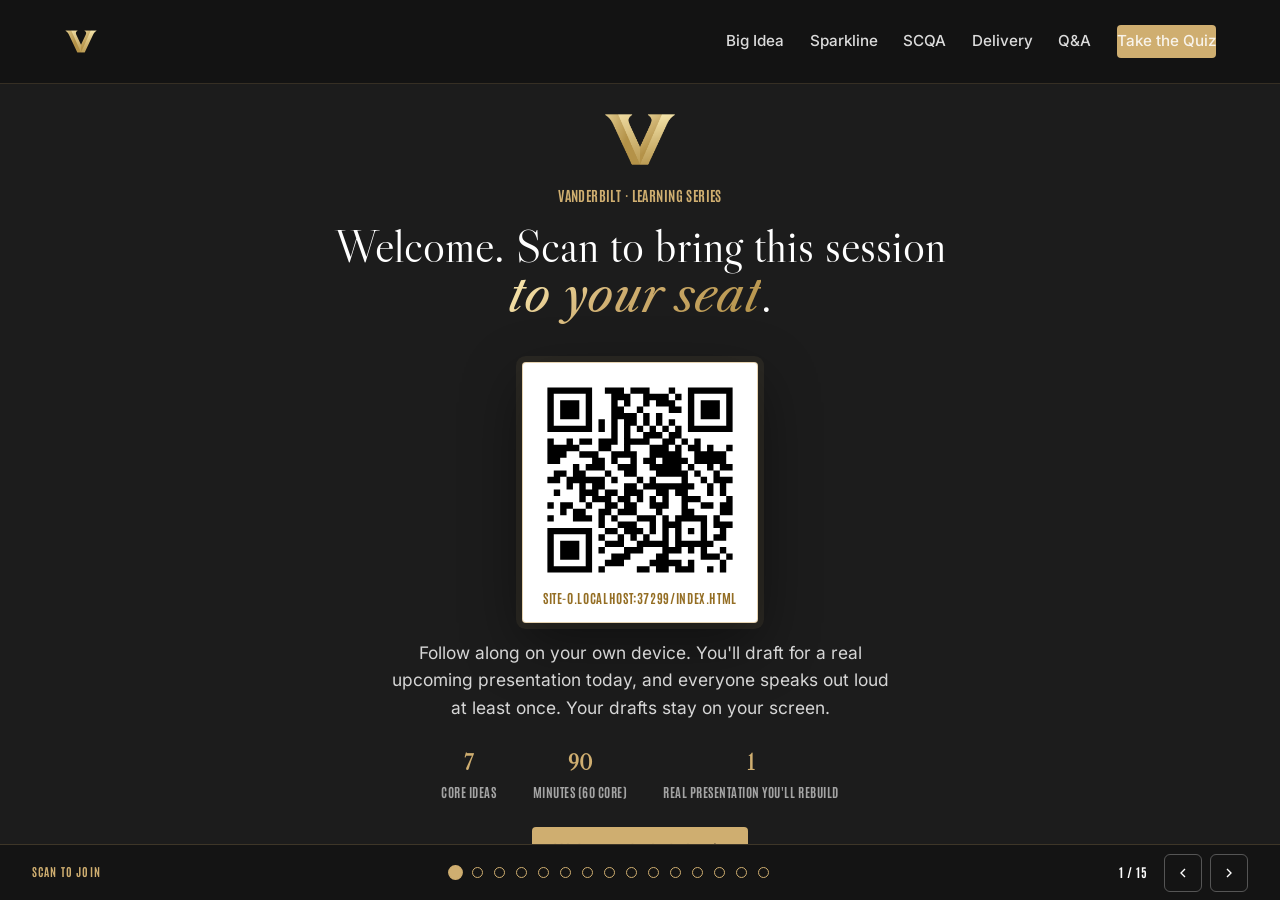
<file: index.html>
<!DOCTYPE html>
<html lang="en">
<head>
<meta charset="UTF-8">
<meta name="viewport" content="width=device-width, initial-scale=1">
<title>Presentation &amp; Public Speaking | Vanderbilt</title>
<meta name="description" content="An interactive classroom experience for presenting to a room or a leadership audience: Duarte's Big Idea and Sparkline, Minto's SCQA, delivery technique from Anderson and Gallo, and tough-question handling, ending in one real presentation rebuilt.">
<link rel="canonical" href="https://futureslearninghub.github.io/Presentation-Public-Speaking/">
<meta property="og:type" content="website">
<meta property="og:title" content="Presentation &amp; Public Speaking | Vanderbilt Learning Series">
<meta property="og:description" content="Build and deliver to a room or a leadership audience: one Big Idea, the right structure, delivery that lands, and composure under tough questions.">
<meta property="og:url" content="https://futureslearninghub.github.io/Presentation-Public-Speaking/">
<meta property="og:image" content="https://futureslearninghub.github.io/Presentation-Public-Speaking/assets/img/social-card.png">
<meta property="og:image:width" content="1200">
<meta property="og:image:height" content="630">
<meta name="twitter:card" content="summary_large_image">
<meta name="twitter:title" content="Presentation &amp; Public Speaking | Vanderbilt Learning Series">
<meta name="twitter:image" content="https://futureslearninghub.github.io/Presentation-Public-Speaking/assets/img/social-card.png">
<link rel="icon" href="assets/img/favicon.svg" type="image/svg+xml">
<link rel="alternate icon" href="assets/img/favicon-96.png">
<link rel="apple-touch-icon" href="assets/img/favicon-96.png">

<link rel="preload" href="assets/fonts/libre-caslon-display-latin-400-normal.woff2" as="font" type="font/woff2" crossorigin>
<link rel="preload" href="assets/fonts/inter-latin-400-normal.woff2" as="font" type="font/woff2" crossorigin>

<link rel="stylesheet" href="assets/css/styles.css?v=11">
<style>
  /* skill pills (course-level) */
  .skills { display: flex; flex-wrap: wrap; gap: .5rem; align-items: center; margin-top: 1.5rem; }
  .skills__label { font-family: var(--font-condensed); font-weight: 700; text-transform: uppercase;
    letter-spacing: .08em; font-size: .7rem; color: var(--vu-gold-flat); margin-right: .25rem; }
  .skillpill { display: inline-block; font-family: var(--font-condensed); font-weight: 700;
    text-transform: uppercase; letter-spacing: .06em; font-size: .68rem; line-height: 1.3;
    padding: .3rem .65rem; border-radius: 999px; border: 1px solid rgba(207,174,112,.55);
    color: rgba(255,255,255,.85); }
  .skillpill--core { background: var(--vu-gold-flat); border-color: var(--vu-gold-flat); color: var(--vu-black); }
</style>
</head>
<body>
<a class="skip-link" href="#s-agenda">Skip to content</a>

<!-- reading progress -->
<div class="progress" aria-hidden="true"><div class="progress__bar" id="progressBar"></div></div>

<!-- ===================== NAV ===================== -->
<header class="nav" id="nav">
  <a class="nav__brand" href="#top" aria-label="Vanderbilt University, home">
    <img class="nav__lockup" src="assets/img/vu-lockup-white.png" alt="Vanderbilt University" width="250" height="65">
    <img class="nav__vicon" src="assets/img/vu-v-icon-nav.png" alt="Vanderbilt University" width="34" height="25">
  </a>
  <button class="nav__toggle" aria-label="Toggle menu" aria-expanded="false" aria-controls="navlinks">
    <svg viewBox="0 0 24 24" fill="none" stroke="currentColor" stroke-width="2"><line x1="3" y1="6" x2="21" y2="6"/><line x1="3" y1="12" x2="21" y2="12"/><line x1="3" y1="18" x2="21" y2="18"/></svg>
  </button>
  <nav class="nav__links" id="navlinks" aria-label="Sections">
    <a href="#s-bigidea">Big Idea</a>
    <a href="#s-sparkline">Sparkline</a>
    <a href="#s-scqa">SCQA</a>
    <a href="#s-delivery">Delivery</a>
    <a href="#s-quest">Q&amp;A</a>
    <a class="btn" href="#s-recap">Take the Quiz</a>
  </nav>
</header>

<!-- bottom navigation bar -->
<div class="bottombar" role="group" aria-label="Presentation controls">
  <span class="bottombar__title" id="barTitle"></span>
  <div class="dots" id="dots" role="navigation" aria-label="Slide navigation"></div>
  <div class="bottombar__ctrl">
    <span class="bottombar__count" id="deckCount">1 / 15</span>
    <button id="deckPrev" aria-label="Previous slide"><svg viewBox="0 0 24 24" fill="none" stroke="currentColor" stroke-width="2"><polyline points="15 18 9 12 15 6"/></svg></button>
    <button id="deckNext" aria-label="Next slide"><svg viewBox="0 0 24 24" fill="none" stroke="currentColor" stroke-width="2"><polyline points="9 18 15 12 9 6"/></svg></button>
  </div>
</div>
<button class="scrollhint" id="scrollHint" type="button" aria-label="Scroll for more on this screen">Scroll for more <svg viewBox="0 0 24 24" fill="none" stroke="currentColor" stroke-width="2.5" width="12" height="12" aria-hidden="true"><polyline points="6 9 12 15 18 9"/></svg></button>

<main class="deck" id="top">

  <!-- ============ 0 · WELCOME / QR ============ -->
  <section class="slide on-dark welcome" id="s-welcome" data-title="Scan to join">
    <div class="wrap" style="text-align:center">
      <img src="assets/img/vu-v-icon.png" alt="Vanderbilt V" width="72" height="66" style="margin:0 auto 1.75rem;width:clamp(56px,6vw,80px);height:auto" data-reveal>
      <p class="eyebrow" data-reveal>Vanderbilt · Learning Series</p>
      <h1 class="h2" data-reveal style="max-width:22ch;margin-inline:auto">Welcome. Scan to bring this session <em class="gold-text">to your seat</em>.</h1>
      <div class="qr-card" id="qrCard" data-reveal>
        <div class="qr-card__code" id="qrBox" role="img" aria-label="QR code linking to this experience"></div>
        <p class="qr-card__url" id="qrUrl"></p>
      </div>
      <p class="lead" data-reveal style="margin:1.5rem auto 0;max-width:46ch">Follow along on your own device. You'll draft for a real upcoming presentation today, and everyone speaks out loud at least once. Your drafts stay on your screen.</p>
      <div class="hero__meta" data-reveal style="justify-content:center">
        <div><b>7</b> Core ideas</div>
        <div><b>90</b> Minutes (60 core)</div>
        <div><b>1</b> Real presentation you'll rebuild</div>
      </div>
      <div class="hero__cta" data-reveal style="justify-content:center">
        <a class="btn" href="#s-hero">We're ready, let's begin</a>
      </div>
    </div>
  </section>

  <!-- ============ 1 · HERO ============ -->
  <section class="slide on-dark hero" id="s-hero" data-title="Objectives">
    <video class="hero__video" id="heroVideo" autoplay muted playsinline preload="auto" aria-hidden="true"
      data-playlist='["https://d8j0ntlcm91z4.cloudfront.net/user_3CCurpI0FW75YAnAl4Hbz3vPdBv/hf_20260716_040842_1931d719-c8d4-406d-b6a0-e5bef20857a6.mp4","https://d8j0ntlcm91z4.cloudfront.net/user_3CCurpI0FW75YAnAl4Hbz3vPdBv/hf_20260716_040854_5f92ded9-0250-428f-9dd1-0b2cd435aa10.mp4","https://d8j0ntlcm91z4.cloudfront.net/user_3CCurpI0FW75YAnAl4Hbz3vPdBv/hf_20260716_040905_8de4a588-85a3-4984-b7e7-2795af61ce41.mp4"]'></video>
    <canvas class="hero__canvas" aria-hidden="true"></canvas>
    <div class="hero__scrim" aria-hidden="true"></div>
    <div class="wrap">
      <p class="eyebrow" data-reveal>Presentation &amp; Public Speaking · Vanderbilt · Manager Voyage</p>
      <h1 class="h-hero" data-reveal>Build the talk.<br><em class="gold-text">Command the room.</em></h1>
      <p class="lead" data-reveal style="margin-top:1.5rem">Public speaking isn't even in America's top 50 fears anymore, so fear was never the real barrier. What separates presenters a room remembers is structure and presence, and both are learnable. Today you rebuild a real presentation with the frameworks the best talks in the world are built on.</p>
      <div class="objectives" data-reveal>
        <p class="objectives__label">By the end of this session, you will be able to</p>
        <ol class="objectives__list">
          <li>Explain why gravitas and communication, not technical mastery alone, decide how a leader's message lands, and name your own executive-presence growth edge</li>
          <li>Distill a real presentation into one resonant sentence with Duarte's Big Idea: point of view plus what's at stake</li>
          <li>Structure a talk with Duarte's Sparkline, alternating What Is and What Could Be toward New Bliss</li>
          <li>Structure an executive briefing with Minto's Pyramid Principle and SCQA, leading with the answer</li>
          <li>Apply the delivery techniques of Anderson, Gallo, and the AMA in a live, timed speaking round</li>
          <li>Handle pointed questions with the bridge, and commit to rebuilding one real upcoming presentation, opening line written word for word</li>
        </ol>
      </div>
      <div class="skills" data-reveal aria-label="Skills this course builds">
        <span class="skills__label">Skills you'll build</span>
        <span class="skillpill skillpill--core">Continuously strives for excellence</span>
        <span class="skillpill">Public Speaking</span>
        <span class="skillpill">Storytelling</span>
        <span class="skillpill">Strategic Communication</span>
        <span class="skillpill">Stakeholder Communications</span>
      </div>
      <div class="hero__cta" data-reveal>
        <a class="btn" href="#s-case">Begin the session</a>
        <a class="btn btn--ghost" href="#s-recap">Jump to the quiz</a>
      </div>
    </div>
  </section>

  <!-- ============ 2 · AGENDA ============ -->
  <section class="slide on-cream" id="s-agenda" data-title="The plan">
    <div class="wrap">
      <p class="eyebrow" data-reveal>What we'll cover</p>
      <h2 class="h2" data-reveal>Seven ideas, in <em>order</em>.</h2>
      <ol class="agenda">
        <li data-reveal><span class="num">01</span><div><h3>The myth &amp; the case</h3><p>Public speaking isn't the #1 fear (Chapman), and what actually decides careers: gravitas and communication.</p></div></li>
        <li data-reveal><span class="num">02</span><div><h3>Executive presence</h3><p>Hewlett's three pillars, weighed by 268 senior executives, and your own growth edge.</p></div></li>
        <li data-reveal><span class="num">03</span><div><h3>The Big Idea</h3><p>Duarte's one-sentence discipline: your point of view plus what's at stake.</p></div></li>
        <li data-reveal><span class="num">04</span><div><h3>The Sparkline</h3><p>What Is, What Could Be, and the tension-and-release shape of the world's great talks.</p></div></li>
        <li data-reveal><span class="num">05</span><div><h3>SCQA, for the executive room</h3><p>Minto's Pyramid Principle: lead with the answer, because their attention is scarce.</p></div></li>
        <li data-reveal><span class="num">06</span><div><h3>Delivery</h3><p>Anderson's five keys, Gallo's five tips, AMA's seven principles, and a live timed round.</p></div></li>
        <li data-reveal><span class="num">07</span><div><h3>The tough question</h3><p>The bridge: acknowledge, answer, return to the Big Idea, with composure.</p></div></li>
      </ol>
    </div>
  </section>

  <!-- ============ 3 · 01 THE MYTH & THE CASE ============ -->
  <section class="slide on-light" id="s-case" data-count data-title="The myth &amp; the case">
    <div class="wrap">
      <p class="eyebrow" data-reveal>Section 01 · The Case</p>
      <h2 class="h2" data-reveal>The fear is a myth.<br><em>The stakes are not.</em></h2>
      <p class="lead" data-reveal>Every number in this game comes from published research, and most rooms guess them wrong. The pattern they add up to: what's holding presenters back isn't nerve, and what's at stake in presenting well is bigger than most people think.</p>

      <div class="quiz" id="statGuess" data-reveal style="margin-top:2.5rem">
        <p class="eyebrow" style="margin-bottom:.5rem">Play · Guess the number</p>
        <p class="why" style="margin-top:0"><b>Why this matters:</b> a statistic you guessed at, and missed, sticks ten times better than one you were shown. Four findings; call each number before the reveal.</p>
        <p class="quiz__progress" id="sgProgress"></p>
        <p class="quiz__q" id="sgQ" style="margin-top:.4rem"></p>
        <div class="quiz__options" id="sgOptions" role="group" aria-label="Number choices"></div>
        <p class="quiz__feedback" id="sgFeedback" aria-live="polite"></p>
        <div class="quiz__nav">
          <button class="btn btn--dark" id="sgNext" style="visibility:hidden">Next finding</button>
        </div>
        <div id="sgResult" hidden aria-live="polite"></div>
      </div>

      <div class="quiz" data-quiz data-reveal style="margin-top:2.5rem">
        <p class="quiz__q">Quick check: If fear isn't what's actually holding most presenters back, what did the research point to instead?</p>
        <div class="quiz__options">
          <button class="opt" data-correct="1" data-why="Structure and presence: a distilled idea, a deliberate shape, and the gravitas-plus-communication that makes leadership visible. All learnable, which is why this session exists."><span class="mark">A</span><span>Structure and presence, both learnable</span></button>
          <button class="opt" data-correct="0" data-why="Charisma is the folklore answer. Anderson's TED research says the opposite: delivery can be coached; the idea and its structure are what can't be faked."><span class="mark">B</span><span>Innate charisma, you have it or you don't</span></button>
          <button class="opt" data-correct="0" data-why="Slide polish is where most prep time goes, and the research says it's the least of it. Gallo would have you cut most of those slides anyway."><span class="mark">C</span><span>Better slide design software</span></button>
        </div>
        <p class="quiz__feedback" aria-live="polite"></p>
      </div>

      <details class="deeper" data-reveal>
        <summary><svg class="chev" viewBox="0 0 24 24" fill="none" stroke="currentColor" stroke-width="2.5" aria-hidden="true"><polyline points="9 18 15 12 9 6"/></svg> Go deeper</summary>
        <div class="deeper__body">
          <div><h4>In practice</h4><p>The sources: the Chapman University Survey of American Fears (2024 wave: public speaking 59th of 85, at 29 percent, a few points below sharks; the myth has outlived the data by decades). Coqual's Executive Presence research, led by Sylvia Ann Hewlett, surveying nearly 4,000 professionals including 268 senior executives. And Deloitte's CFO research, where "good communication skills, the ability to explain results in clear, simple terms" topped the list of qualities for the next CFO at 39 percent, ahead of every technical competency. Presenting well is not a stage skill; it's how the people who decide careers see your thinking.</p></div>
          <div class="deeper__ask"><h4><span class="mode">As a group</span> · 4 min</h4>
          <p class="why"><b>Why this matters:</b> the research becomes personal when it matches the best presentation you've actually watched.</p>
          <ol class="steps">
            <li>Think of the best presentation you've ever watched a leader give. In pairs: was it the content or the delivery that stuck with you?</li>
            <li>Name ONE specific thing that made it land: an opening line, a moment of composure, a picture you still remember.</li>
            <li>Collect a few out loud. Notice the answers are almost never "the slides were thorough." They're structure and presence, every time.</li>
          </ol>
          <p class="why" style="margin-top:.6rem"><b>Flying solo?</b> Write the one thing that made it land. Check it against the frameworks coming; it will map to one of them.</p></div>
        </div>
      </details>
    </div>
  </section>

  <!-- ============ 4 · MANIFESTO ============ -->
  <section class="slide on-cream manifesto" id="s-belief" data-title="One idea">
    <div class="wrap">
      <p class="eyebrow" data-reveal>The core idea</p>
      <p>You can coach out a weak delivery. You can't coach in a weak idea.</p>
    </div>
  </section>

  <!-- ============ 5 · 02 EXECUTIVE PRESENCE ============ -->
  <section class="slide on-dark" id="s-presence" data-count data-title="Executive presence">
    <div class="wrap">
      <p class="eyebrow" data-reveal>Section 02 · Presence</p>
      <h2 class="h2" data-reveal>Three pillars, weighed by the people <em>who promote you</em>.</h2>
      <p class="lead" data-reveal>Hewlett's team asked 268 senior executives what signals leadership readiness. Gravitas, confidence, decisiveness, grace under fire, took 67 percent of the vote. Communication took 28, and it's the pillar that makes gravitas visible. Appearance took 5, but filters the other two. A presentation is the one moment all three are on display at once.</p>

      <div class="grid grid-3" style="margin-top:2.5rem;grid-template-columns:repeat(auto-fit,minmax(220px,1fr))">
        <div class="card" data-reveal>
          <span class="tag">Gravitas · 67%</span>
          <h3>How you hold pressure</h3>
          <p class="muted">Confidence, decisiveness, grace under fire. Going "six questions deep" in your domain without flinching. The core signal of readiness.</p>
        </div>
        <div class="card" data-reveal>
          <span class="tag">Communication · 28%</span>
          <h3>How the room sees it</h3>
          <p class="muted">Great speaking, commanding a room, reading an audience. Gravitas that can't be communicated might as well not exist.</p>
        </div>
        <div class="card" data-reveal>
          <span class="tag">Appearance · 5%</span>
          <h3>The filter</h3>
          <p class="muted">The smallest pillar, but a real filter: polish failures distract the room from the two pillars that matter. Manage it so it disappears.</p>
        </div>
      </div>

      <div class="quiz" id="pillarSpot" data-reveal style="margin-top:2.5rem">
        <p class="eyebrow" style="margin-bottom:.5rem">Play · Spot the pillar</p>
        <p class="why" style="margin-top:0"><b>Why this matters:</b> the model only helps if you can see it in real moments, especially the moments where a pillar is missing. Five presentation scenes; name the pillar at work or at fault.</p>
        <p class="quiz__progress" id="psProgress"></p>
        <p class="quiz__q" id="psQ" style="margin-top:.4rem"></p>
        <div class="quiz__options" id="psOptions" role="group" aria-label="Pillar choices"></div>
        <p class="quiz__feedback" id="psFeedback" aria-live="polite"></p>
        <div class="quiz__nav">
          <button class="btn" id="psNext" style="visibility:hidden">Next scene</button>
        </div>
        <div id="psResult" hidden aria-live="polite"></div>
      </div>

      <details class="deeper" data-reveal>
        <summary><svg class="chev" viewBox="0 0 24 24" fill="none" stroke="currentColor" stroke-width="2.5" aria-hidden="true"><polyline points="9 18 15 12 9 6"/></svg> Go deeper</summary>
        <div class="deeper__body">
          <div><h4>In practice</h4><p>Two nuances worth carrying out of the room. First, the appearance paradox: executives rated appearance least important, yet cited unkempt attire among the most damaging presence errors. Both are true: appearance can't win the room, but it can lose it, so the professional move is making it a non-event. Second, executives put presence at roughly 26 percent of what it takes to get promoted, which means every presentation is quietly a promotion interview. Hewlett's full talk on the research is this week's optional watch (search "Sylvia Ann Hewlett Executive Presence Talks at Google").</p></div>
          <div class="deeper__ask"><h4><span class="mode">On your own</span> · 3 min</h4>
          <p class="why"><b>Why this matters:</b> naming your own weakest pillar, honestly, tells you which half of today matters most for you.</p>
          <ol class="steps">
            <li>Rank the three pillars for yourself, strongest to weakest. Gut call, ten seconds each.</li>
            <li>Write one recent presentation moment your weakest pillar cost you something.</li>
            <li>Keep the note; the capstone will aim the rebuild at exactly that spot.</li>
          </ol></div>
        </div>
      </details>
    </div>
  </section>

  <!-- ============ 6 · 03 THE BIG IDEA ============ -->
  <section class="slide on-light" id="s-bigidea" data-count data-title="The Big Idea">
    <div class="wrap">
      <p class="eyebrow" data-reveal>Section 03 · The Big Idea</p>
      <h2 class="h2" data-reveal>One sentence, or it isn't <em>ready</em>.</h2>
      <p class="lead" data-reveal>Nancy Duarte studied the structure of history's great talks and found they all rest on one thing: a single Big Idea, your point of view plus what's at stake, in one sentence. "Our Q3 results" is a topic. "Double down on enterprise, because SMB churn just outpaced our new-logo growth" is a Big Idea. If you can't say it in a sentence, the deck isn't unclear. The thinking is.</p>

      <div class="quiz" id="topicJudge" data-reveal style="margin-top:2.5rem">
        <p class="eyebrow" style="margin-bottom:.5rem">Play · Topic or Big Idea?</p>
        <p class="why" style="margin-top:0"><b>Why this matters:</b> the difference is easiest to hear in other people's sentences first. Five openers; call each one.</p>
        <p class="quiz__progress" id="tjProgress"></p>
        <p class="quiz__q" id="tjQ" style="margin-top:.4rem"></p>
        <div class="quiz__options" id="tjOptions" role="group" aria-label="Judgments"></div>
        <p class="quiz__feedback" id="tjFeedback" aria-live="polite"></p>
        <div class="quiz__nav">
          <button class="btn btn--dark" id="tjNext" style="visibility:hidden">Next sentence</button>
        </div>
        <div id="tjResult" hidden aria-live="polite"></div>
      </div>

      <div class="plan" id="bigIdea" data-reveal style="margin-top:2.5rem">
        <p class="eyebrow" style="margin-bottom:.75rem">Practice · Draft your Big Idea, privately</p>
        <p class="why" style="margin-top:0"><b>Why this matters:</b> you brought a real upcoming presentation; this is where it starts becoming a talk. Nothing you type is saved or sent anywhere.</p>
        <div class="plan__form">
          <div class="plan__field">
            <label for="biView"><b>1 · Your point of view.</b> The stance you're taking, that a reasonable colleague could disagree with:</label>
            <input type="text" id="biView" maxlength="160" placeholder="e.g. We should move new-hire onboarding to a hybrid model now" autocomplete="off">
          </div>
          <div class="plan__field">
            <label for="biStake"><b>2 · What's at stake.</b> What's lost if the room doesn't act, ideally with a number:</label>
            <input type="text" id="biStake" maxlength="160" placeholder="e.g. our all-virtual approach is costing us 20% of new hires in their first 90 days" autocomplete="off">
          </div>
          <div class="lab__runrow">
            <button class="btn btn--dark" id="biBuild" disabled>Assemble my Big Idea</button>
            <span class="quiz__progress" id="biStatus">Fill in both halves</span>
          </div>
        </div>
        <div class="lab__outcome" id="biOut" hidden aria-live="polite"></div>
      </div>

      <div class="yt" data-reveal data-embed="https://www.youtube-nocookie.com/embed/1nYFpuc2Umk" data-yttitle="Nancy Duarte: the secret structure of great talks">
        <button class="yt__load" type="button">
          <span class="yt__play" aria-hidden="true">▶</span>
          <span class="yt__title">Watch: Duarte, "The Secret Structure of Great Talks" (18 min, play 8–10)</span>
          <span class="yt__src">Nancy Duarte, TEDxEast · Loads YouTube on click</span>
        </button>
        <p class="yt__alt">Prefer a new tab? <a href="https://www.youtube.com/watch?v=1nYFpuc2Umk" target="_blank" rel="noopener">Open on YouTube</a>.</p>
        <p class="why" style="margin:.35rem 0 0"><b>Why this video:</b> the researcher herself, mapping the same shape under MLK's Dream speech and the great product launches. It sets up the next section.</p>
      </div>

      <details class="deeper" data-reveal>
        <summary><svg class="chev" viewBox="0 0 24 24" fill="none" stroke="currentColor" stroke-width="2.5" aria-hidden="true"><polyline points="9 18 15 12 9 6"/></svg> Go deeper</summary>
        <div class="deeper__body">
          <div><h4>In practice</h4><p>Duarte's two tests for a real Big Idea: it must articulate YOUR point of view (not a neutral subject), and it must convey what's at stake (why the audience should care enough to act). The discipline is the compression itself: if the sentence needs an "and also," you have two talks. Her <a href="https://www.duarte.com/resources/talks/the-secret-structure-of-great-talks/" target="_blank" rel="noopener" style="text-decoration:underline">talk page at Duarte, Inc.</a> and the HBR Guide to Persuasive Presentations carry the full method. The Big Idea also becomes your Q&amp;A anchor in Section 07: every tough question gets bridged back to it.</p></div>
          <div class="deeper__ask"><h4><span class="mode">As a group</span> · 4 min</h4>
          <p class="why"><b>Why this matters:</b> pressure-testing a Big Idea out loud, kindly, is the fastest way to find the fog in it.</p>
          <ol class="steps">
            <li>Two or three volunteers read their drafted Big Idea to the room.</li>
            <li>The room applies the tests: Is it one idea, or three? Could anyone disagree? Are the stakes real?</li>
            <li>Rewrite the fuzziest one live, together. Watch it get shorter and sharper at the same time.</li>
          </ol>
          <p class="why" style="margin-top:.6rem"><b>Flying solo?</b> Read yours out loud. If it takes two breaths, cut it. Then try it on a colleague cold: "does this make you want the evidence?"</p></div>
        </div>
      </details>
    </div>
  </section>

  <!-- ============ 7 · 04 THE SPARKLINE ============ -->
  <section class="slide on-cream" id="s-sparkline" data-count data-title="The Sparkline">
    <div class="wrap">
      <p class="eyebrow" data-reveal>Section 04 · Structure I</p>
      <h2 class="h2" data-reveal>What is. What could be.<br><em>Again and again.</em></h2>
      <p class="lead" data-reveal>Duarte's Presentation Sparkline is the shape she found under the great persuasive talks: alternate between today's reality (What Is) and the future you're proposing (What Could Be), raising the stakes with each pass, and end on New Bliss, the picture of the world once the room says yes. The alternation is the engine; the gap between the two is what makes an audience want to move.</p>

      <div class="quiz" id="beatTag" data-reveal style="margin-top:2.5rem">
        <p class="eyebrow" style="margin-bottom:.5rem">Play · Tag the beat</p>
        <p class="why" style="margin-top:0"><b>Why this matters:</b> once you can tag the beats in someone else's talk, you can storyboard your own. Five beats from one onboarding pitch, in order; tag each.</p>
        <p class="quiz__progress" id="btProgress"></p>
        <p class="quiz__q" id="btQ" style="margin-top:.4rem"></p>
        <div class="quiz__options" id="btOptions" role="group" aria-label="Beat labels"></div>
        <p class="quiz__feedback" id="btFeedback" aria-live="polite"></p>
        <div class="quiz__nav">
          <button class="btn btn--dark" id="btNext" style="visibility:hidden">Next beat</button>
        </div>
        <div id="btResult" hidden aria-live="polite"></div>
      </div>

      <div class="card" data-reveal style="margin-top:2rem;border-color:rgba(207,174,112,.5)">
        <span class="tag">The storyboard template</span>
        <p style="margin:.5rem 0 0" class="measure"><b>What Is</b> (today's pain, concrete) → <b>What Could Be</b> (the vision) → <b>What Is</b> (the honest obstacle) → <b>What Could Be</b> (the bigger vision) → <b>New Bliss</b> (the world after they say yes). Storyboard these five beats on sticky notes BEFORE touching slides; the deck is the last step, not the first.</p>
      </div>

      <details class="deeper" data-reveal>
        <summary><svg class="chev" viewBox="0 0 24 24" fill="none" stroke="currentColor" stroke-width="2.5" aria-hidden="true"><polyline points="9 18 15 12 9 6"/></svg> Go deeper</summary>
        <div class="deeper__body">
          <div><h4>In practice</h4><p>Duarte traces the shape through MLK's "I Have a Dream" (the alternation between the broken promise of America as it is and the dream of what it could be) and Steve Jobs' iPhone launch (the clunky phones of 2007 against the device in his pocket). The craft points: make the What Is beats concrete enough to sting, return to reality after each vision (that return is what builds credibility), and never end on an obstacle. New Bliss is the last thing they hear.</p></div>
          <div class="deeper__ask"><h4><span class="mode">As a group</span> · 6 min</h4>
          <p class="why"><b>Why this matters:</b> storyboarding beats before slides is the single biggest process change most presenters take from this session.</p>
          <ol class="steps">
            <li>Small groups of 3 to 4: pick one member's Big Idea from the last section.</li>
            <li>Storyboard 3 to 4 beats on sticky notes or a shared doc: What Is → What Could Be → What Is → New Bliss.</li>
            <li>Read the beats aloud as one paragraph. Does the gap between reality and vision widen each pass? If not, sharpen the What Is.</li>
          </ol>
          <p class="why" style="margin-top:.6rem"><b>Flying solo?</b> Storyboard your own four beats on paper now. The capstone will ask which structure you chose; this is your audition for the Sparkline.</p></div>
        </div>
      </details>
    </div>
  </section>

  <!-- ============ 8 · 05 SCQA ============ -->
  <section class="slide on-dark" id="s-scqa" data-count data-title="SCQA">
    <div class="wrap">
      <p class="eyebrow" data-reveal>Section 05 · Structure II</p>
      <h2 class="h2" data-reveal>For executives:<br><em>lead with the answer</em>.</h2>
      <p class="lead" data-reveal>Barbara Minto built the Pyramid Principle at McKinsey for one audience: senior people with brutal calendars. SCQA runs Situation (facts the room accepts), Complication (what makes now untenable), Question, then the Answer, stated first and supported top-down. The Sparkline builds tension; SCQA respects scarce attention. Choosing between them IS the audience analysis.</p>

      <div class="lab" id="scqaLab" data-reveal style="margin-top:2rem">
        <p class="eyebrow" style="margin-bottom:.5rem">Practice · The Exec Briefing Lab</p>
        <p class="why" style="margin-top:0"><b>Why this matters:</b> feeling the executive room react as each part sharpens is how SCQA moves from acronym to instinct. The scenario: your support team is drowning and you have four sentences of leadership attention. Build the briefing, one part at a time.</p>
        <div class="lab__slots" id="labSlots"></div>
        <div class="lab__runrow">
          <button class="btn" id="labRun" disabled>Brief the room</button>
          <span class="quiz__progress" id="labStatus">Choose all four parts</span>
        </div>
        <div class="lab__outcome" id="labOutcome" hidden aria-live="polite"></div>
      </div>

      <div class="quiz" data-quiz data-reveal style="margin-top:2.5rem">
        <p class="quiz__q">Quick check: You have 10 minutes with the executive committee to get a decision. Sparkline or SCQA?</p>
        <div class="quiz__options">
          <button class="opt" data-correct="1" data-why="SCQA: with scarce executive attention and a decision on the table, lead with the answer. Save the tension-and-release for keynotes, all-hands, and change stories."><span class="mark">A</span><span>SCQA, answer first</span></button>
          <button class="opt" data-correct="0" data-why="The Sparkline's suspense is a luxury of time and captive attention. Ten minutes into a build-up, an executive will interrupt with 'what are you asking for?' — and they'd be right."><span class="mark">B</span><span>Sparkline, build the tension</span></button>
          <button class="opt" data-correct="0" data-why="Structure isn't optional at that altitude; it's the difference between a decision and a 'send us the deck.' Ten unstructured minutes is how good ideas die politely."><span class="mark">C</span><span>Neither, just talk through the slides</span></button>
        </div>
        <p class="quiz__feedback" aria-live="polite"></p>
      </div>

      <details class="deeper" data-reveal>
        <summary><svg class="chev" viewBox="0 0 24 24" fill="none" stroke="currentColor" stroke-width="2.5" aria-hidden="true"><polyline points="9 18 15 12 9 6"/></svg> Go deeper</summary>
        <div class="deeper__body">
          <div><h4>In practice</h4><p>Two Minto craft points. First, the pyramid: the Answer sits on top, supported by grouped arguments that are MECE, mutually exclusive, collectively exhaustive, so no argument overlaps and nothing is missing. Second, the Situation trap: most presenters over-build it. It's the SHORTEST part, only what the room already agrees is true. And the honest tension with Duarte is worth naming: McKinsey optimizes for scarce attention, Duarte for emotional movement. Senior room and a decision needed: SCQA. A room you need to inspire toward change: Sparkline. Know both; choose deliberately.</p></div>
          <div class="deeper__ask"><h4><span class="mode">As a group</span> · 5 min</h4>
          <p class="why"><b>Why this matters:</b> converting the same idea between structures shows you what each one is for.</p>
          <ol class="steps">
            <li>Take the group storyboard from the Sparkline activity and re-cast it as SCQA: what's the Situation, the Complication, the Question, the one-sentence Answer?</li>
            <li>Read both versions aloud, back to back.</li>
            <li>Debrief: which made the idea feel more urgent, and which would the CFO rather hear? (Those answers usually differ, and that IS the lesson.)</li>
          </ol>
          <p class="why" style="margin-top:.6rem"><b>Flying solo?</b> Write the four SCQA sentences for your own presentation. If the Answer can't be one sentence, revisit your Big Idea.</p></div>
        </div>
      </details>
    </div>
  </section>

  <!-- ============ 9 · 06 DELIVERY ============ -->
  <section class="slide on-cream" id="s-delivery" data-count data-title="Delivery">
    <div class="wrap">
      <p class="eyebrow" data-reveal>Section 06 · Delivery</p>
      <h2 class="h2" data-reveal>Be a person, talking <em>to people</em>.</h2>
      <p class="lead" data-reveal>Chris Anderson has coached every TED speaker of the modern era; Carmine Gallo studied hundreds of them; the AMA has trained executive speakers for decades. Their advice converges: be conversational, never read bullet walls, modulate the voice, don't over-apologize, and rehearse out loud. Nothing on the list requires talent. All of it requires reps, and yours start on this slide.</p>

      <div class="quiz" id="deliveryFix" data-reveal style="margin-top:2.5rem">
        <p class="eyebrow" style="margin-bottom:.5rem">Play · Fix the delivery</p>
        <p class="why" style="margin-top:0"><b>Why this matters:</b> you'll hear these exact problems in the live round in a few minutes, and one of them is probably yours. Five moments; pick the fix the research would prescribe.</p>
        <p class="quiz__progress" id="dfProgress"></p>
        <p class="quiz__q" id="dfQ" style="margin-top:.4rem"></p>
        <div class="quiz__options" id="dfOptions" role="group" aria-label="Fix choices"></div>
        <p class="quiz__feedback" id="dfFeedback" aria-live="polite"></p>
        <div class="quiz__nav">
          <button class="btn btn--dark" id="dfNext" style="visibility:hidden">Next moment</button>
        </div>
        <div id="dfResult" hidden aria-live="polite"></div>
      </div>

      <div class="yt" data-reveal data-embed="https://www.youtube-nocookie.com/embed/-FOCpMAww28" data-yttitle="Chris Anderson: TED's secret to great public speaking">
        <button class="yt__load" type="button">
          <span class="yt__play" aria-hidden="true">▶</span>
          <span class="yt__title">Watch: Anderson, "TED's Secret to Great Public Speaking" (8 min)</span>
          <span class="yt__src">Chris Anderson, TED · Loads YouTube on click</span>
        </button>
        <p class="yt__alt">Prefer a new tab? <a href="https://www.youtube.com/watch?v=-FOCpMAww28" target="_blank" rel="noopener">Open on YouTube</a>.</p>
        <p class="why" style="margin:.35rem 0 0"><b>Why this video:</b> the head of TED on the one thing all great talks share, and why delivery polish can't rescue a talk without it.</p>
      </div>

      <div class="card" data-reveal style="margin-top:2rem;border-color:rgba(207,174,112,.5)">
        <span class="tag">The live round, rules</span>
        <p style="margin:.5rem 0 0" class="measure"><b>60 to 90 seconds each, strictly timed:</b> your Big Idea sentence plus your opening line, delivered to the group. Feedback is exactly ONE specific, actionable note per speaker, drawn from today's frameworks ("you read it instead of said it," "great pause before the ask," "cut the second sentence"). The goal is reps, not perfection.</p>
      </div>

      <details class="deeper" data-reveal>
        <summary><svg class="chev" viewBox="0 0 24 24" fill="none" stroke="currentColor" stroke-width="2.5" aria-hidden="true"><polyline points="9 18 15 12 9 6"/></svg> Go deeper</summary>
        <div class="deeper__body">
          <div><h4>In practice</h4><p>The condensed playbook. Anderson's five keys: frame the story as a journey, plan delivery deliberately (never memorize into deadness), work on stage presence, plan multimedia last, and put the idea first. Gallo's five tips: be concise (18 minutes beats 60), never use bullet points, modulate your voice, give the audience something extra, and rehearse relentlessly. AMA's seven principles add the mindset: perception beats perfection ("no one cares about your mistake but you"), visualize success, and speak to serve the audience, not to perform. Full text: Anderson's "How to Give a Killer Presentation" and Gallo's "What It Takes to Give a Great Presentation," both Harvard Business Review.</p></div>
          <div class="deeper__ask"><h4><span class="mode">As a group</span> · 12 min</h4>
          <p class="why"><b>Why this matters:</b> one timed rep with one honest note changes more than an hour of theory. This is the session's centerpiece; protect it.</p>
          <ol class="steps">
            <li>Every participant, in turn: stand (or unmute), deliver your Big Idea and opening line. 60 to 90 seconds, timed visibly.</li>
            <li>The group gives exactly one specific note per speaker, framework-anchored, starting with what worked.</li>
            <li>Facilitator keeps momentum; no re-dos, no pile-ons. Reps over perfection.</li>
          </ol>
          <p class="why" style="margin-top:.6rem"><b>Flying solo?</b> Deliver it to your phone camera, timed. Watch it once. Give yourself the one note; you'll know what it is.</p></div>
        </div>
      </details>
    </div>
  </section>

  <!-- ============ 10 · 07 THE TOUGH QUESTION ============ -->
  <section class="slide on-light" id="s-quest" data-count data-title="The tough question">
    <div class="wrap">
      <p class="eyebrow" data-reveal>Section 07 · Q&amp;A</p>
      <h2 class="h2" data-reveal>The question is not <em>an attack</em>.</h2>
      <p class="lead" data-reveal>The moment presenters fear most is the pointed question from a senior stakeholder, and it's also the moment gravitas is most visible. The AMA's executive-speaking curriculum trains one move for it: the bridge. Acknowledge the question honestly, answer it directly (or commit to a date you will), then return to your Big Idea. Composed is not the same as defensive, and the room can tell.</p>

      <div class="quiz" id="bridgeJudge" data-reveal style="margin-top:2.5rem">
        <p class="eyebrow" style="margin-bottom:.5rem">Play · Judge the bridge</p>
        <p class="why" style="margin-top:0"><b>Why this matters:</b> the drill after this is live rapid-fire; calibrate your ear first. Five pointed questions; pick the composed bridge each time.</p>
        <p class="quiz__progress" id="bjProgress"></p>
        <p class="quiz__q" id="bjQ" style="margin-top:.4rem"></p>
        <div class="quiz__options" id="bjOptions" role="group" aria-label="Response choices"></div>
        <p class="quiz__feedback" id="bjFeedback" aria-live="polite"></p>
        <div class="quiz__nav">
          <button class="btn btn--dark" id="bjNext" style="visibility:hidden">Next question</button>
        </div>
        <div id="bjResult" hidden aria-live="polite"></div>
      </div>

      <div class="card" data-reveal style="margin-top:2rem;border-color:rgba(207,174,112,.5)">
        <span class="tag">Before you present: SHRM's six questions</span>
        <p style="margin:.5rem 0 0" class="measure">Who's the audience? What's the goal? What are the messages? What's the content? Where's the feedback? How do I refine it? Six questions, asked before you build, and half the tough questions never get asked because you answered them in the talk.</p>
      </div>

      <details class="deeper" data-reveal>
        <summary><svg class="chev" viewBox="0 0 24 24" fill="none" stroke="currentColor" stroke-width="2.5" aria-hidden="true"><polyline points="9 18 15 12 9 6"/></svg> Go deeper</summary>
        <div class="deeper__body">
          <div><h4>In practice</h4><p>The prep that makes the bridge easy: before any leadership presentation, write the three questions you're most afraid of, and draft one-sentence answers. (You already know what they are; the fear is the tell.) The honest deferral is a full member of the toolkit: "I don't want to guess; I'll have it to you by Thursday" reads as gravitas, a fluent guess that collapses in the follow-up reads as the opposite. And if your team took Navigating Difficult Conversations, you'll recognize the DNA: acknowledge before you answer is the same move as paraphrase before you argue.</p></div>
          <div class="deeper__ask"><h4><span class="mode">As a group</span> · 6 min</h4>
          <p class="why"><b>Why this matters:</b> composure under fire is trainable, and the training is fire.</p>
          <ol class="steps">
            <li>Facilitator (or a volunteer playing a skeptical executive) fires 2 to 3 pointed questions at each presenter from the live round: "What's this going to cost us?" "Why hasn't this been done already?"</li>
            <li>Presenter practices the bridge: acknowledge → answer directly → return to the Big Idea.</li>
            <li>The room calls out one thing per exchange: bridge landed, or where it wobbled.</li>
          </ol>
          <p class="why" style="margin-top:.6rem"><b>Flying solo?</b> Write your three most-feared questions for your real presentation, and the one-sentence answers. Keep them; the capstone assumes you have them.</p></div>
        </div>
      </details>
    </div>
  </section>

  <!-- ============ 11 · RECAP QUIZ ============ -->
  <section class="slide on-cream" id="s-recap" data-title="Recap quiz">
    <div class="wrap">
      <p class="eyebrow" data-reveal>Check your understanding</p>
      <h2 class="h2" data-reveal style="margin-bottom:2rem">The <em>recap</em>.</h2>
      <div class="quiz" id="recap" data-reveal>
        <div id="recapPanel">
          <p class="quiz__progress" id="recapProgress"></p>
          <p class="quiz__q" id="recapQ" style="margin-top:.5rem"></p>
          <div class="quiz__options" id="recapOptions" role="group" aria-label="Answer choices"></div>
          <p class="quiz__feedback" id="recapFeedback" aria-live="polite"></p>
          <div class="quiz__nav">
            <button class="btn btn--dark" id="recapNext" style="visibility:hidden">Next question</button>
          </div>
        </div>
        <div id="recapResult" hidden aria-live="polite"></div>
      </div>
    </div>
  </section>

  <!-- ============ 12 · PRESENTATION REBUILD (capstone) ============ -->
  <section class="slide on-dark" id="s-plan" data-title="My rebuild">
    <div class="wrap">
      <p class="eyebrow" data-reveal>Capstone · The presentation rebuild</p>
      <h2 class="h2" data-reveal>One talk. One structure. <em>One opening line.</em></h2>
      <p class="lead" data-reveal>Frameworks don't change presentations; rebuilt presentations do. Pick the real talk you brought, commit to a structure, write the literal first sentence you'll say, and name the one thing you're cutting.</p>
      <p class="why" data-reveal><b>Why this matters:</b> a named talk with a written opening line and a rehearsal on the calendar is a behavior change; everything less is good intentions. Your drafts stay on your screen; nothing is saved or sent.</p>

      <div class="plan" id="rebuildPlan" data-reveal>
        <div class="plan__form">
          <div class="plan__field">
            <label for="planWhat"><b>1 · The presentation.</b> What is it, when is it, and who's the audience?</label>
            <input type="text" id="planWhat" maxlength="160" placeholder="e.g. Q1 budget review, end of month, to the department leadership team" autocomplete="off">
          </div>
          <div class="plan__field">
            <label for="planIdea"><b>2 · Your Big Idea.</b> Point of view plus stakes, one sentence (paste it from Section 03):</label>
            <input type="text" id="planIdea" maxlength="220" placeholder="e.g. We should consolidate the three tools — because we're paying twice for features nobody uses" autocomplete="off">
          </div>
          <div class="plan__field">
            <span class="plan__label"><b>3 · Your structure.</b> Chosen for THIS audience.</span>
            <div class="plan__chips" id="planStructure" role="group" aria-label="Structure">
              <button class="opt" data-structure="sparkline"><span>Sparkline: What Is ↔ What Could Be → New Bliss</span></button>
              <button class="opt" data-structure="scqa"><span>SCQA: lead with the answer</span></button>
            </div>
          </div>
          <div class="plan__field">
            <label for="planOpen"><b>4 · Your literal opening line.</b> The exact first sentence out of your mouth:</label>
            <input type="text" id="planOpen" maxlength="220" placeholder="e.g. Last quarter we lost eleven new hires in their first 90 days — today I'm asking for the fix" autocomplete="off">
          </div>
          <div class="plan__field">
            <span class="plan__label"><b>5 · What you will CUT.</b> Your honest deck vice.</span>
            <div class="plan__chips" id="planCut" role="group" aria-label="What to cut">
              <button class="opt" data-cut="bullets"><span>The bullet-wall slide</span></button>
              <button class="opt" data-cut="apology"><span>The apologetic opener</span></button>
              <button class="opt" data-cut="warmup"><span>The ten-slide warm-up</span></button>
            </div>
          </div>
          <div class="plan__field">
            <span class="plan__label"><b>6 · When is the talk?</b></span>
            <div class="plan__chips" id="planWhen" role="group" aria-label="Timing">
              <button class="opt" data-when="week"><span>Within 7 days</span></button>
              <button class="opt" data-when="twoweeks"><span>Within 2 weeks</span></button>
              <button class="opt" data-when="month"><span>Within the month</span></button>
            </div>
          </div>
          <div class="lab__runrow">
            <button class="btn" id="planBuild" disabled>Build my rebuild card</button>
            <span class="quiz__progress" id="planStatus">Fill in all six parts</span>
          </div>
        </div>
        <div class="lab__outcome" id="planOut" hidden aria-live="polite"></div>
      </div>
    </div>
  </section>

  <!-- ============ 13 · GLOSSARY ============ -->
  <section class="slide on-cream" id="s-glossary" data-title="Glossary">
    <div class="wrap wrap-wide">
      <p class="eyebrow" data-reveal>Reference · Flip to reveal</p>
      <h2 class="h2" data-reveal style="margin-bottom:2rem">The <em>vocabulary</em>.</h2>
      <div class="glossary">
        <button class="flip" data-reveal aria-label="Big Idea, flip for definition"><div class="flip__inner"><div class="flip__face flip__front"><span class="hint">Term</span><h3>Big Idea™</h3></div><div class="flip__face flip__back"><span class="hint">Definition</span><p>Duarte: your point of view plus what's at stake, in one sentence. A topic informs; a Big Idea gives the talk a job.</p></div></div></button>
        <button class="flip" data-reveal aria-label="Sparkline, flip for definition"><div class="flip__inner"><div class="flip__face flip__front"><span class="hint">Term</span><h3>Presentation Sparkline™</h3></div><div class="flip__face flip__back"><span class="hint">Definition</span><p>Duarte's shape for persuasive talks: alternate What Is and What Could Be, raising stakes each pass, ending in New Bliss.</p></div></div></button>
        <button class="flip" data-reveal aria-label="What Is What Could Be, flip for definition"><div class="flip__inner"><div class="flip__face flip__front"><span class="hint">Term</span><h3>What Is / What Could Be</h3></div><div class="flip__face flip__back"><span class="hint">Definition</span><p>The two alternating beats: today's concrete reality against the proposed future. The gap between them is the persuasion engine.</p></div></div></button>
        <button class="flip" data-reveal aria-label="New Bliss, flip for definition"><div class="flip__inner"><div class="flip__face flip__front"><span class="hint">Term</span><h3>New Bliss</h3></div><div class="flip__face flip__back"><span class="hint">Definition</span><p>The closing beat: the picture of the world after the audience says yes. Sparklines end here, never on an obstacle.</p></div></div></button>
        <button class="flip" data-reveal aria-label="Pyramid Principle, flip for definition"><div class="flip__inner"><div class="flip__face flip__front"><span class="hint">Term</span><h3>Pyramid Principle</h3></div><div class="flip__face flip__back"><span class="hint">Definition</span><p>Minto (McKinsey): answer on top, grouped supporting arguments below. Built for readers and rooms with no time.</p></div></div></button>
        <button class="flip" data-reveal aria-label="S C Q A, flip for definition"><div class="flip__inner"><div class="flip__face flip__front"><span class="hint">Term</span><h3>SCQA</h3></div><div class="flip__face flip__back"><span class="hint">Definition</span><p>Situation, Complication, Question, Answer. For executives, the Answer is stated first; the rest earns it.</p></div></div></button>
        <button class="flip" data-reveal aria-label="M E C E, flip for definition"><div class="flip__inner"><div class="flip__face flip__front"><span class="hint">Term</span><h3>MECE</h3></div><div class="flip__face flip__back"><span class="hint">Definition</span><p>Mutually Exclusive, Collectively Exhaustive: supporting arguments that don't overlap and don't leave gaps.</p></div></div></button>
        <button class="flip" data-reveal aria-label="Executive presence, flip for definition"><div class="flip__inner"><div class="flip__face flip__front"><span class="hint">Term</span><h3>Executive Presence</h3></div><div class="flip__face flip__back"><span class="hint">Definition</span><p>Hewlett/Coqual: gravitas (67%), communication (28%), appearance (5%). Roughly a quarter of what it takes to get promoted.</p></div></div></button>
        <button class="flip" data-reveal aria-label="Gravitas, flip for definition"><div class="flip__inner"><div class="flip__face flip__front"><span class="hint">Term</span><h3>Gravitas</h3></div><div class="flip__face flip__back"><span class="hint">Definition</span><p>Confidence, decisiveness, grace under fire; going six questions deep without flinching. The core signal of leadership readiness.</p></div></div></button>
        <button class="flip" data-reveal aria-label="The bridge, flip for definition"><div class="flip__inner"><div class="flip__face flip__front"><span class="hint">Term</span><h3>The Bridge</h3></div><div class="flip__face flip__back"><span class="hint">Definition</span><p>Q&amp;A move from AMA's executive curriculum: acknowledge → answer directly → return to the Big Idea.</p></div></div></button>
        <button class="flip" data-reveal aria-label="No bullet points, flip for definition"><div class="flip__inner"><div class="flip__face flip__front"><span class="hint">Term</span><h3>"Never Use Bullet Points"</h3></div><div class="flip__face flip__back"><span class="hint">Definition</span><p>Gallo's hardest rule: a slide people read is a slide they don't listen through. One idea per slide; detail goes to the handout.</p></div></div></button>
        <button class="flip" data-reveal aria-label="Rehearsal, flip for definition"><div class="flip__inner"><div class="flip__face flip__front"><span class="hint">Term</span><h3>Rehearsal</h3></div><div class="flip__face flip__back"><span class="hint">Definition</span><p>Out loud, timed, on your feet, at least once before one honest human. Re-reading slides is not rehearsal.</p></div></div></button>
        <button class="flip" data-reveal aria-label="Seven principles, flip for definition"><div class="flip__inner"><div class="flip__face flip__front"><span class="hint">Term</span><h3>AMA's Seven Principles</h3></div><div class="flip__face flip__back"><span class="hint">Definition</span><p>Perception, Perfection, Visualization, Discipline, Description, Inspiration, Anticipation — and the mantra: no one cares about your mistake but you.</p></div></div></button>
      </div>
    </div>
  </section>

  <!-- ============ 14 · CLOSING ============ -->
  <section class="slide on-dark" id="s-close" data-title="Wrap-up">
    <div class="wrap" style="text-align:center">
      <img src="assets/img/vu-centered-white.png" alt="Vanderbilt University" width="120" height="125" style="margin:0 auto 2rem;width:clamp(96px,10vw,130px);height:auto" data-reveal>
      <h2 class="h2 gold-text" data-reveal style="max-width:20ch;margin-inline:auto">Now go give the <em>talk</em>.</h2>
      <p class="lead" data-reveal style="margin:1.25rem auto 0;color:rgba(255,255,255,.82)">You busted the myth, found your pillar, compressed the idea, chose the structure, took a live rep, and survived the rapid fire. One real presentation is about to get rebuilt.</p>
      <div class="vidcard vidcard--feature" data-reveal style="text-align:left;max-width:680px;margin:2.25rem auto 0;cursor:default">
        <div class="vidcard__top"><span class="vidcard__src">Your one next step · Before the talk</span><span class="vidcard__dur">Per your card</span></div>
        <h3>Rebuild it, rehearse it out loud, deliver the opening line cold</h3>
        <p>Storyboard the beats before touching slides. Rehearse out loud, timed, once with one honest human. Open with the exact line on your card — no apology, no warm-up. Afterward, write one line: did the opening land, and did the structure hold under questions? That line is your evidence.</p>
      </div>
      <p class="why" data-reveal style="margin:1.5rem auto 0;max-width:52ch;text-align:center"><b>Before you go:</b> say your opening line out loud, or type it in the chat. A spoken opening line survives the walk to the podium.</p>
      <div class="hero__cta" data-reveal style="justify-content:center;margin-top:1.75rem">
        <a class="btn" href="cheatsheet.html" target="_blank" rel="noopener">Take the cheat sheet</a>
        <a class="btn btn--ghost" href="worksheet.html" target="_blank" rel="noopener">Print the rebuild worksheet</a>
        <a class="btn btn--ghost" href="#s-recap">Retake the quiz</a>
      </div>
    </div>
  <!-- ============ FOOTER ============ -->
<footer class="footer" aria-labelledby="footHead">
  <div class="wrap">
    <div class="footer__grid">
      <div>
        <img src="assets/img/vu-lockup-white.png" alt="Vanderbilt University" width="300" height="78" style="width:min(300px,80%);height:auto">
        <p class="brandline" id="footHead">One idea. One structure. One opening line.</p>
      </div>
      <div>
        <h4>Sections</h4>
        <ul>
          <li><a href="#s-presence">Executive Presence</a></li>
          <li><a href="#s-bigidea">The Big Idea</a></li>
          <li><a href="#s-sparkline">The Sparkline</a></li>
          <li><a href="#s-scqa">SCQA</a></li>
          <li><a href="#s-delivery">Delivery</a></li>
        </ul>
      </div>
      <div>
        <h4>Keep Learning</h4>
        <ul>
          <li><a href="#s-glossary">Glossary</a></li>
          <li><a href="#s-recap">Knowledge Check</a></li>
          <li><a href="#s-plan">My Rebuild</a></li>
          <li><a href="#s-close">Your Next Step</a></li>
          <li><a href="web/">Self-paced version</a></li>
          <li><a href="https://flh-learning-library.vercel.app/">Course Library</a></li>
          <li><a href="#top">Start Over</a></li>
        </ul>
      </div>
    </div>
    <div class="footer__legal">
      <span>© <span id="year">2026</span> Vanderbilt University. For classroom and self-paced learning.</span>
      <span>Questions? <a href="mailto:chart@vanderbilt.edu" style="color:rgba(255,255,255,.7);text-decoration:underline">chart@vanderbilt.edu</a><!-- [EDIT] program contact --> · Presentation &amp; Public Speaking · A Vanderbilt learning experience</span>
    </div>
  </div>
</footer>
  </section>

</main>



<script src="assets/js/qrcode.js?v=1"></script>
<script src="assets/js/main.js?v=12"></script>
</body>
</html>
</file>
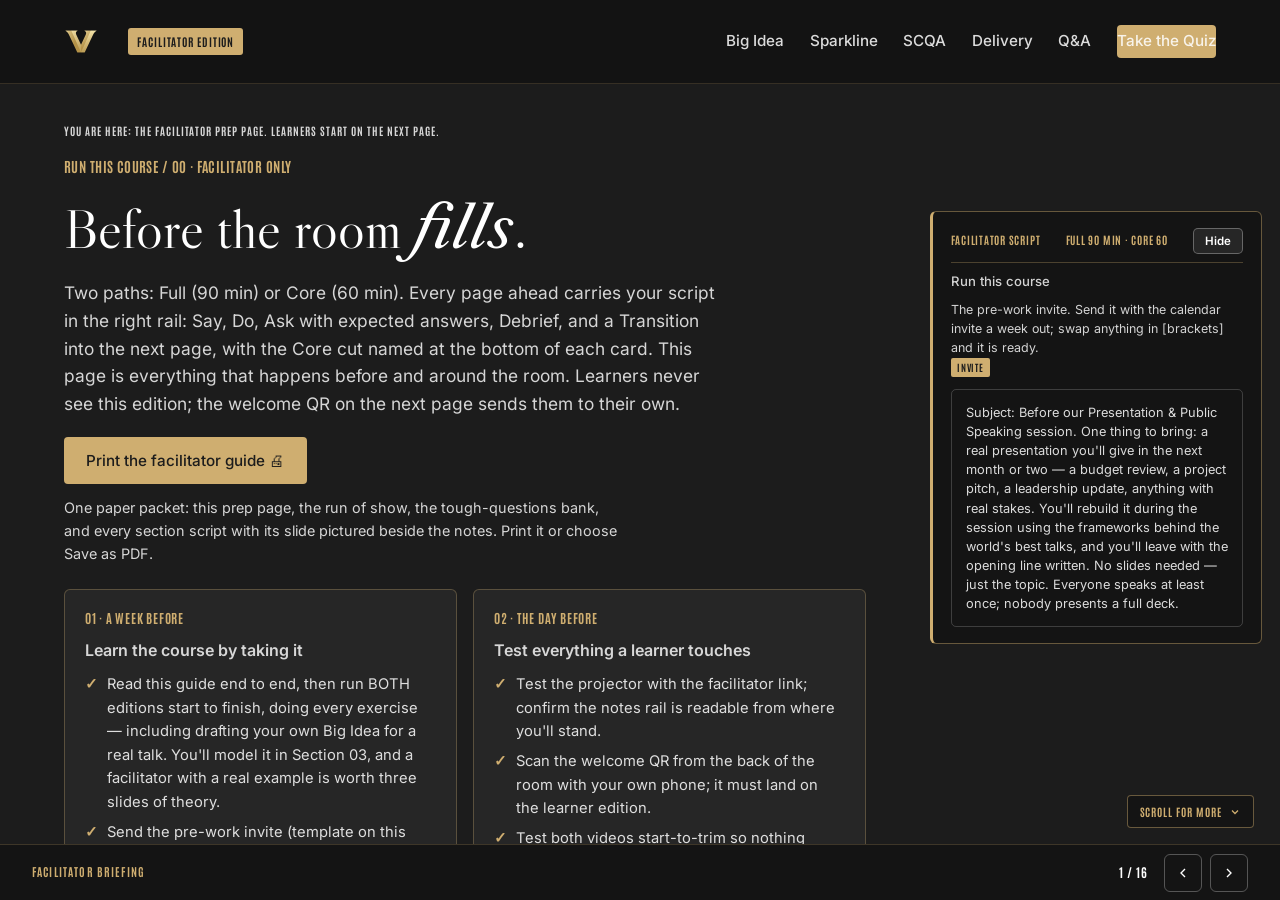
<file: facilitator/index.html>
<!DOCTYPE html>
<html lang="en">
<head>
<meta charset="UTF-8">
<meta name="robots" content="noindex">
<meta name="viewport" content="width=device-width, initial-scale=1">
<title>Presentation &amp; Public Speaking — Facilitator Edition | Vanderbilt</title>
<meta name="description" content="An interactive classroom experience for presenting to a room or a leadership audience: Duarte's Big Idea and Sparkline, Minto's SCQA, delivery technique from Anderson and Gallo, and tough-question handling, ending in one real presentation rebuilt.">
<meta property="og:type" content="website">
<meta property="og:title" content="Presentation &amp; Public Speaking | Vanderbilt Learning Series">
<meta property="og:description" content="Build and deliver to a room or a leadership audience: one Big Idea, the right structure, delivery that lands, and composure under tough questions.">
<meta property="og:url" content="https://futureslearninghub.github.io/Presentation-Public-Speaking/">
<meta property="og:image" content="https://futureslearninghub.github.io/Presentation-Public-Speaking/assets/img/social-card.png">
<meta property="og:image:width" content="1200">
<meta property="og:image:height" content="630">
<meta name="twitter:card" content="summary_large_image">
<meta name="twitter:title" content="Presentation &amp; Public Speaking | Vanderbilt Learning Series">
<meta name="twitter:image" content="https://futureslearninghub.github.io/Presentation-Public-Speaking/assets/img/social-card.png">
<link rel="icon" href="../assets/img/favicon.svg" type="image/svg+xml">
<link rel="alternate icon" href="../assets/img/favicon-96.png">
<link rel="apple-touch-icon" href="../assets/img/favicon-96.png">

<link rel="preload" href="../assets/fonts/libre-caslon-display-latin-400-normal.woff2" as="font" type="font/woff2" crossorigin>
<link rel="preload" href="../assets/fonts/inter-latin-400-normal.woff2" as="font" type="font/woff2" crossorigin>

<link rel="stylesheet" href="../assets/css/styles.css?v=11">
<style>
  /* skill pills (course-level) */
  .skills { display: flex; flex-wrap: wrap; gap: .5rem; align-items: center; margin-top: 1.5rem; }
  .skills__label { font-family: var(--font-condensed); font-weight: 700; text-transform: uppercase;
    letter-spacing: .08em; font-size: .7rem; color: var(--vu-gold-flat); margin-right: .25rem; }
  .skillpill { display: inline-block; font-family: var(--font-condensed); font-weight: 700;
    text-transform: uppercase; letter-spacing: .06em; font-size: .68rem; line-height: 1.3;
    padding: .3rem .65rem; border-radius: 999px; border: 1px solid rgba(207,174,112,.55);
    color: rgba(255,255,255,.85); }
  .skillpill--core { background: var(--vu-gold-flat); border-color: var(--vu-gold-flat); color: var(--vu-black); }
</style>

<style>
/* ============ facilitator edition ============ */
.fac__badge { font-family: var(--font-condensed); font-weight: 700; text-transform: uppercase;
  letter-spacing: .08em; font-size: .7rem; color: var(--vu-black); background: var(--vu-gold-flat);
  padding: .3rem .55rem; border-radius: 3px; margin-left: .9rem; white-space: nowrap; }
@media (min-width: 1200px) {
  body.fac .slide { display: grid; grid-template-columns: minmax(0,1fr) 350px; align-items: center; column-gap: 0; overflow-y: auto; overflow-x: hidden; }
  body.fac .slide > .wrap { grid-column: 1; }
  body.fac .slide > .hero__video, body.fac .slide > .hero__canvas, body.fac .slide > .hero__scrim { grid-column: 1 / -1; }
  body.fac .facnote { grid-column: 2; align-self: start; position: sticky; top: calc(var(--nav-h) + 16px);
    margin: 0 18px 0 0; }
  body.fac .dots { display: none; } /* rail replaces the dot rail on the right */
}
.facnote {
  background: rgba(20,20,20,.96); color: rgba(255,255,255,.85); border: 1px solid rgba(207,174,112,.45);
  border-left: 3px solid var(--vu-gold-flat); border-radius: 6px; padding: 1rem 1.1rem;
  font-size: .82rem; line-height: 1.5; max-height: calc(100vh - var(--nav-h) - 48px); overflow: auto; z-index: 5;
}
@media (max-width: 1199px) { .facnote { margin: 1.5rem var(--pad-x) 0; } }
.facnote__head { display: flex; justify-content: space-between; gap: .5rem; align-items: baseline;
  font-family: var(--font-condensed); font-weight: 700; text-transform: uppercase; letter-spacing: .07em;
  font-size: .68rem; color: var(--vu-gold-flat); border-bottom: 1px solid rgba(207,174,112,.3);
  padding-bottom: .5rem; margin-bottom: .6rem; }
.facnote__purpose { margin: 0 0 .6rem; color: #fff; font-weight: 500; }
.facnote__steps { margin: 0 0 .6rem; padding-left: 1.05rem; display: grid; gap: .35rem; }
.facnote__meta { margin: .35rem 0 0; color: rgba(255,255,255,.75); }
.facnote__meta b { color: var(--vu-gold-flat); font-weight: 600; }
.facnote__core { border-top: 1px dashed rgba(207,174,112,.35); padding-top: .5rem; }
.facnote__blk { margin: .55rem 0 0; }
.facnote__tag { display: inline-block; font-family: var(--font-condensed); font-weight: 700; text-transform: uppercase;
  letter-spacing: .08em; font-size: .6rem; padding: .15rem .4rem; border-radius: 2px; margin-bottom: .25rem; }
.t-say { background: var(--vu-gold-flat); color: var(--vu-black); }
.t-do  { background: rgba(179,201,205,.9); color: var(--vu-black); }
.t-ask { background: rgba(139,161,142,.9); color: var(--vu-black); }
.t-deb { background: rgba(236,183,72,.9); color: var(--vu-black); }
.t-tra { background: rgba(255,255,255,.25); color: #fff; }
.facnote__script { margin: 0; font-family: var(--font-serif); font-style: italic; font-size: .88rem; color: #fff; }
.facnote__mini { margin: .25rem 0 0; font-size: .78rem; color: rgba(255,255,255,.75); }
.brief__grid { display: grid; gap: 1rem; grid-template-columns: 1fr; margin-top: 1.5rem; }
@media (min-width: 980px) { .brief__grid { grid-template-columns: repeat(2, 1fr); } }
.brief__box { background: #262626; border: 1px solid rgba(207,174,112,.3); border-radius: 6px; padding: 1.1rem 1.25rem; font-size: .92rem; }
.brief__box h3 { font-family: var(--font-condensed); font-weight: 700; text-transform: uppercase; letter-spacing: .06em;
  font-size: .8rem; color: var(--vu-gold-flat); margin-bottom: .6rem; }
.brief__box ol, .brief__box ul { margin: 0; padding-left: 1.1rem; display: grid; gap: .4rem; color: rgba(255,255,255,.85); }
.brief__wide { grid-column: 1 / -1; }
.brief__row { padding: .45rem 0; border-bottom: 1px solid rgba(255,255,255,.08); color: rgba(255,255,255,.85); }
.brief__row b { color: var(--vu-gold-flat); }
.brief__q { border-bottom: 1px solid rgba(255,255,255,.08); padding: .4rem 0; }
.brief__q summary { cursor: pointer; font-weight: 500; color: #fff; }
.brief__q p { margin: .4rem 0 .2rem; color: rgba(255,255,255,.8); font-size: .9rem; }
.brief__youarehere { font-family: var(--font-condensed); font-weight: 700; text-transform: uppercase;
  letter-spacing: .09em; font-size: .68rem; color: rgba(255,255,255,.55); margin-bottom: 1rem; }
.brief__sub { font-weight: 600; color: #fff; margin: 0 0 .6rem; font-size: 1rem; }
.brief__printnote { color: rgba(255,255,255,.7); font-size: .9rem; max-width: 62ch; margin-top: .75rem; }
.brief__box ol.checks, .brief__box ul.checks { list-style: none; padding-left: 0; }
.brief__box .checks li { position: relative; padding-left: 1.4rem; }
.brief__box .checks li::before { content: "\2713"; position: absolute; left: 0; color: var(--vu-gold-flat); font-weight: 700; }
.facnote__invite { border: 1px solid rgba(255,255,255,.18); border-radius: 5px; padding: .8rem .9rem;
  margin-top: .5rem; font-size: .8rem; color: rgba(255,255,255,.85); white-space: pre-wrap; }
/* hide/show the facilitator script */
.facnote__hide { font-family: var(--font-body, Inter, sans-serif); font-weight: 600; font-size: .72rem;
  color: #fff; background: rgba(255,255,255,.08); border: 1px solid rgba(255,255,255,.3);
  border-radius: 5px; padding: .3rem .7rem; cursor: pointer; text-transform: none; letter-spacing: 0; }
.facnote__hide:hover { border-color: var(--vu-gold-flat); }
body.fac-hide .facnote { display: none !important; }
@media (min-width: 1200px) { body.fac.fac-hide .slide { grid-template-columns: 1fr; } }
.facshow { position: fixed; right: clamp(14px, 2vw, 28px); top: calc(var(--nav-h) + 14px); z-index: 96;
  display: none; align-items: center; gap: .45rem;
  font-family: var(--font-condensed); font-weight: 700; text-transform: uppercase;
  letter-spacing: .09em; font-size: .68rem; color: var(--vu-gold-flat);
  background: rgba(20,20,20,.92); border: 1px solid rgba(207,174,112,.45); border-radius: 4px;
  padding: .5rem .75rem; cursor: pointer; }
body.fac-hide .facshow { display: inline-flex; }
</style>

</head>
<body class="fac">
<a class="skip-link" href="#s-agenda">Skip to content</a>

<!-- reading progress -->
<div class="progress" aria-hidden="true"><div class="progress__bar" id="progressBar"></div></div>

<!-- ===================== NAV ===================== -->
<header class="nav" id="nav">
  <a class="nav__brand" href="#top" aria-label="Vanderbilt University, home">
    <img class="nav__lockup" src="../assets/img/vu-lockup-white.png" alt="Vanderbilt University" width="250" height="65">
    <img class="nav__vicon" src="../assets/img/vu-v-icon-nav.png" alt="Vanderbilt University" width="34" height="25">
    <span class="fac__badge">Facilitator Edition</span>
  </a>
  <button class="nav__toggle" aria-label="Toggle menu" aria-expanded="false" aria-controls="navlinks">
    <svg viewBox="0 0 24 24" fill="none" stroke="currentColor" stroke-width="2"><line x1="3" y1="6" x2="21" y2="6"/><line x1="3" y1="12" x2="21" y2="12"/><line x1="3" y1="18" x2="21" y2="18"/></svg>
  </button>
  <nav class="nav__links" id="navlinks" aria-label="Sections">
    <a href="#s-bigidea">Big Idea</a>
    <a href="#s-sparkline">Sparkline</a>
    <a href="#s-scqa">SCQA</a>
    <a href="#s-delivery">Delivery</a>
    <a href="#s-quest">Q&amp;A</a>
    <a class="btn" href="#s-recap">Take the Quiz</a>
  </nav>
</header>

<!-- bottom navigation bar -->
<div class="bottombar" role="group" aria-label="Presentation controls">
  <span class="bottombar__title" id="barTitle"></span>
  <div class="dots" id="dots" role="navigation" aria-label="Slide navigation"></div>
  <div class="bottombar__ctrl">
    <span class="bottombar__count" id="deckCount">1 / 15</span>
    <button id="deckPrev" aria-label="Previous slide"><svg viewBox="0 0 24 24" fill="none" stroke="currentColor" stroke-width="2"><polyline points="15 18 9 12 15 6"/></svg></button>
    <button id="deckNext" aria-label="Next slide"><svg viewBox="0 0 24 24" fill="none" stroke="currentColor" stroke-width="2"><polyline points="9 18 15 12 9 6"/></svg></button>
  </div>
</div>
<button class="scrollhint" id="scrollHint" type="button" aria-label="Scroll for more on this screen">Scroll for more <svg viewBox="0 0 24 24" fill="none" stroke="currentColor" stroke-width="2.5" width="12" height="12" aria-hidden="true"><polyline points="6 9 12 15 18 9"/></svg></button>

<main class="deck" id="top">

  <section class="slide on-dark" id="s-briefing" data-title="Facilitator briefing">
    <div class="wrap wrap-wide">
      <p class="brief__youarehere">You are here: the facilitator prep page. Learners start on the next page.</p>
      <p class="eyebrow">Run this course / 00 · Facilitator only</p>
      <h2 class="h2">Before the room <em>fills</em>.</h2>
      <p class="lead">Two paths: Full (90 min) or Core (60 min). Every page ahead carries your script in the right rail: Say, Do, Ask with expected answers, Debrief, and a Transition into the next page, with the Core cut named at the bottom of each card. This page is everything that happens before and around the room. Learners never see this edition; the welcome QR on the next page sends them to their own.</p>
      <div class="hero__cta" style="margin-top:1.25rem"><a class="btn" href="guide.html" target="_blank" rel="noopener">Print the facilitator guide &#128424;</a></div>
      <p class="brief__printnote">One paper packet: this prep page, the run of show, the tough-questions bank, and every section script with its slide pictured beside the notes. Print it or choose Save as PDF.</p>
      <div class="brief__grid"><div class="brief__box"><h3>01 · A week before</h3><p class="brief__sub">Learn the course by taking it</p><ol class="checks"><li>Read this guide end to end, then run BOTH editions start to finish, doing every exercise — including drafting your own Big Idea for a real talk. You'll model it in Section 03, and a facilitator with a real example is worth three slides of theory.</li><li>Send the pre-work invite (template on this page) with the calendar invite: bring one real upcoming presentation topic. This single ask doubles the session's transfer.</li><li>Decide your path now: Full (90-minute slot) or Core (60). On Core, decide which structure section gets full depth — SCQA for leadership-heavy rooms, Sparkline for change-communication rooms.</li><li>Cue and trim both videos: Duarte TEDxEast (play 8–10 minutes of 18) and Anderson's TED talk (8 minutes). Pick your trim points and note them.</li><li>Rehearse your own opening line for this session out loud. You are about to teach opening lines; the room will notice yours.</li></ol></div><div class="brief__box"><h3>02 · The day before</h3><p class="brief__sub">Test everything a learner touches</p><ol class="checks"><li>Test the projector with the facilitator link; confirm the notes rail is readable from where you'll stand.</li><li>Scan the welcome QR from the back of the room with your own phone; it must land on the learner edition.</li><li>Test both videos start-to-trim so nothing surprises the room; check audio levels.</li><li>Print 5 to 10 cheat sheets and rebuild worksheets; stage the sticky notes and the timer.</li><li>Re-read the tough-questions bank; say the 'my leadership only wants bullet points' response out loud once.</li></ol></div><div class="brief__box"><h3>03 · 30 minutes before</h3><p class="brief__sub">Set the room, set the tone</p><ol class="checks"><li>Welcome slide up as people arrive; it does the enrolling for you.</li><li>Close every other tab and app; silence the machine.</li><li>Test arrow-key navigation and one interaction (run a round of Guess the Number, open the SCQA lab).</li><li>Set up the timer where the whole room can see it.</li><li>Write 'PARKING LOT' on the whiteboard, and remember the frame: this room doesn't fear speaking — they've just never been given the architecture.</li></ol></div>
        <div class="brief__box"><h3>04 · Materials</h3><p class="brief__sub">Have these in hand</p><ul class="checks"><li>Projector or large display and the facilitator link open (this edition)</li><li>Facilitator laptop with arrow keys or clicker; all notifications off</li><li>Learner devices (BYOD) joining via the welcome-slide QR</li><li>A visible timer or stopwatch for the live delivery round — strict timing IS the exercise</li><li>Sticky notes (or a shared doc, virtual) for the Sparkline/SCQA storyboard activity</li><li>A few printed cheat sheets (cheatsheet.html) for anyone without a device</li><li>Printed rebuild worksheets (worksheet.html) as the no-device and projector-failure fallback</li><li>Whiteboard or flip chart for the parking lot and live Big Idea rewrites</li></ul></div>
        <div class="brief__box brief__wide"><h3>05 · When things go sideways</h3><p class="brief__sub">If it breaks, you have a move</p><div class="brief__row"><b>If Projector or the site fails mid-session:</b> Teach from the printed cheat sheet: the Big Idea formula, both structures, the delivery rules, and the bridge all work on a whiteboard. The live round and rapid fire never needed a screen; the capstone moves to the printed worksheet.</div><div class="brief__row"><b>If Learner devices can't join (wifi/filters):</b> Run facilitator-only: the trainers play well on the projector with the room voting A/B/C by hands; Big Idea drafting and the capstone move to paper (the worksheet covers both). You lose typing, not learning.</div><div class="brief__row"><b>If You're 10+ minutes behind by the delivery section (06):</b> Declare the Core path silently: cut the remaining video (assign it), run the live round at 60 seconds flat per speaker, and compress the rapid fire to two volunteers. Never cut the live round entirely or the capstone — a presentation course where nobody presented is a contradiction the room will remember.</div><div class="brief__row"><b>If Participants didn't do the pre-work and have no real presentation to draft:</b> Give the universal fallback prompt: 'pitch your leadership on one change that would make your team's work week better.' Everyone has one. It drafts, storyboards, and survives the rapid fire exactly like a real topic — and often becomes one.</div><div class="brief__row"><b>If Someone freezes or visibly panics in the live round:</b> Protect them without excusing them: 'Take a breath — start with just the Big Idea sentence, that's the whole rep.' If they can't, let them pass and re-offer at the end; most take the second chance when the pressure of the queue is gone. Never force it, never make it a moment. AMA's principle applies to facilitation too: no one cares about the stumble but them.</div><div class="brief__row"><b>If A senior leader in the room dominates feedback or turns notes into speeches:</b> Re-anchor the rule warmly: 'One specific note per speaker, framework-anchored — that discipline is half the exercise.' Deputize them as the timer-keeper or the rapid-fire executive; the role channels the energy and they're usually excellent at it.</div></div>
        <div class="brief__box brief__wide"><h3>06 · Tough questions, ready answers</h3><p class="brief__sub">Say each answer out loud once before you teach</p><details class="brief__q"><summary>My leadership only wants bullet points and dense slides. Won't 'one idea per slide' look unprepared?</summary><p>Separate the two artifacts: the PRESENTATION is what you say with minimal slides behind it; the DOCUMENT is the dense leave-behind they can study. Gallo's rule applies to the first, not the second. Minto's Pyramid was literally built for the document. Teams that split deck-as-teleprompter from deck-as-reference find executives read the document and remember the talk — right now yours are getting neither.</p></details><details class="brief__q"><summary>Isn't leading with the answer risky? What if they reject it before I've made my case?</summary><p>The suspense strategy carries the bigger risk: an executive interrupting minute six with 'what are you asking for?' — and now you're improvising your ask under pressure. Leading with the answer doesn't skip the case; it frames every supporting point as evidence for a decision the room can already see. If the answer is genuinely explosive, SCQA still helps: state the Question crisply and signal the answer is coming in one minute, not twenty.</p></details><details class="brief__q"><summary>The Sparkline feels theatrical for a budget review. Is this TED stuff really for internal meetings?</summary><p>Match the tool to the job — that's Section 05's whole point. A routine budget review wants SCQA, maybe just the Answer and support. But the moment a presentation asks people to CHANGE — new process, reorg, strategy shift — you're in persuasion territory, and the What Is/What Could Be gap is the mechanism that moves people. The skill isn't using the Sparkline everywhere; it's noticing which meetings are secretly change talks.</p></details><details class="brief__q"><summary>I hate the sound of my own opening line. How do I know if it's good?</summary><p>Test it on the three failure modes from today: is it an apology? A warm-up ('so, um, thanks for having me, a bit of background…')? A topic announcement ('today I'll talk about Q3')? If it's none of those and it delivers either stakes or the answer inside the first sentence, it's good enough to rehearse — and rehearsal, not redrafting, is what makes it feel natural. The tenth time out loud sounds nothing like the first.</p></details><details class="brief__q"><summary>What about nerves? You said fear isn't the barrier, but my hands still shake.</summary><p>The Chapman data says fear isn't the TOP barrier for most people — not that nerves aren't real. Two honest answers: structure is itself the best anxiolytic (most speaking panic is really 'I don't know what comes next,' and a storyboard fixes that), and arousal reframing works — 'excited AND nervous' outperforms 'calm down' in performance research. Rehearse out loud, know your first sentence cold, and let the hands shake; the room can't see them from four feet away.</p></details><details class="brief__q"><summary>Can AI just build my presentation now?</summary><p>AI drafts well and thinks poorly on your behalf. It can propose Sparkline beats or an SCQA skeleton in seconds — genuinely useful — but the Big Idea is a point of view, and outsourcing your point of view is how you end up presenting a talk you don't believe in front of people who can tell. Use it the way we used the lab today: generate options, then YOU choose and sharpen. If your team took AI Basics or AI 201, this is the human-checkpoint pattern applied to your own deck.</p></details></div>
        <div class="brief__box brief__wide"><h3>07 · Copy-paste templates</h3><p class="brief__sub">Copy, swap the brackets, send</p><details class="brief__q"><summary>Pre-work invite (paste into the calendar invite)</summary><p>Subject: Before our Presentation &amp; Public Speaking session. One thing to bring: a real presentation you'll give in the next month or two — a budget review, a project pitch, a leadership update, anything with real stakes. You'll rebuild it during the session using the frameworks behind the world's best talks, and you'll leave with the opening line written. No slides needed — just the topic. Everyone speaks at least once; nobody presents a full deck.</p></details><details class="brief__q"><summary>7-day pulse (send one week after)</summary><p>Subject: One week later — did the talk happen? Three quick lines, reply whenever: 1) Did you deliver (or rehearse) the presentation you rebuilt? 2) Which structure did you use — Sparkline or SCQA — and did it hold? 3) Did anyone react to your opening line? Replies come to me only. Talk not scheduled yet? The rebuild card still works; this note is your nudge to book the rehearsal.</p></details><details class="brief__q"><summary>30/60/90-day structure check (send monthly)</summary><p>Subject: The structure check. Two questions: 1) Have you used the Big Idea, Sparkline, or SCQA on a presentation since the session? Which one, and for what room? 2) Managers: in the decks you've reviewed this month, are you seeing fewer bullet walls and more answer-first openings? Reply with a line each. The count of structure-led presentations is the metric the session was designed around.</p></details></div>
      </div>
      <p class="why" style="margin-top:1.5rem"><b>After the session:</b> Immediately: capture the exit commitments (Big Idea sentence, structure chosen, date of the real talk). Seven days out, send the pulse: 'Did you deliver it? Which structure? Did anyone react to your opening line?' At 30/60/90 days, track self-reported use of Big Idea/Sparkline/SCQA on subsequent presentations, and consider a manager or peer spot-check: are decks shifting from bullet-heavy to story-led, and are presenters opening with the answer in leadership settings?</p>
    </div>
    <aside class="facnote" aria-label="Facilitator notes"><div class="facnote__head"><span>Facilitator script</span><span class="facnote__time">Full 90 min · Core 60</span><button class="facnote__hide" type="button" aria-label="Hide the facilitator script">Hide</button></div><p class="facnote__purpose">Run this course</p><p class="facnote__mini">The pre-work invite. Send it with the calendar invite a week out; swap anything in [brackets] and it is ready.</p><span class="facnote__tag t-say">Invite</span><div class="facnote__invite">Subject: Before our Presentation &amp; Public Speaking session. One thing to bring: a real presentation you'll give in the next month or two — a budget review, a project pitch, a leadership update, anything with real stakes. You'll rebuild it during the session using the frameworks behind the world's best talks, and you'll leave with the opening line written. No slides needed — just the topic. Everyone speaks at least once; nobody presents a full deck.</div></aside>
  </section>

  <!-- ============ 0 · WELCOME / QR ============ -->
  <section class="slide on-dark welcome" id="s-welcome" data-title="Scan to join">
    <div class="wrap" style="text-align:center">
      <img src="../assets/img/vu-v-icon.png" alt="Vanderbilt V" width="72" height="66" style="margin:0 auto 1.75rem;width:clamp(56px,6vw,80px);height:auto" data-reveal>
      <p class="eyebrow" data-reveal>Vanderbilt · Learning Series</p>
      <h1 class="h2" data-reveal style="max-width:22ch;margin-inline:auto">Welcome. Scan to bring this session <em class="gold-text">to your seat</em>.</h1>
      <div class="qr-card" id="qrCard" data-reveal data-url="https://futureslearninghub.github.io/Presentation-Public-Speaking/">
        <div class="qr-card__code" id="qrBox" role="img" aria-label="QR code linking to this experience"></div>
        <p class="qr-card__url" id="qrUrl"></p>
      </div>
      <p class="lead" data-reveal style="margin:1.5rem auto 0;max-width:46ch">Learners scan this code and land on the learner edition; your screen keeps the notes. Follow along on your own device. You'll draft for a real upcoming presentation today, and everyone speaks out loud at least once. Your drafts stay on your screen.</p>
      <div class="hero__meta" data-reveal style="justify-content:center">
        <div><b>7</b> Core ideas</div>
        <div><b>90</b> Minutes (60 core)</div>
        <div><b>1</b> Real presentation you'll rebuild</div>
      </div>
      <div class="hero__cta" data-reveal style="justify-content:center">
        <a class="btn" href="#s-hero">We're ready, let's begin</a>
      </div>
    </div>
    <aside class="facnote" aria-label="Facilitator notes"><div class="facnote__head"><span>Facilitator script</span><span class="facnote__time">Full 3 min · Core 2</span><button class="facnote__hide" type="button" aria-label="Hide the facilitator script">Hide</button></div><p class="facnote__purpose">Get every learner into the experience on their own device and set the contract: everyone speaks today, drafts stay private, and the work targets a real presentation.</p><div class="facnote__blk"><span class="facnote__tag t-say">Say</span><p class="facnote__script">&ldquo;Welcome. Point your camera at that code before we start. Two things about today. First: everyone in this room speaks out loud at least once — sixty to ninety seconds, with exactly one piece of feedback. I'm telling you now so it's not a surprise later. Second: you brought a real presentation, and by the end of this hour it will have a one-sentence Big Idea, a structure, and a written opening line. What you draft stays on your screen.&rdquo;</p></div><div class="facnote__blk"><span class="facnote__tag t-do">Do</span><ol class="facnote__steps"><li>Have this slide projected as people arrive.</li><li>Point at the QR and get phones up before you say anything else.</li><li>Set the contract early: everyone speaks out loud at least once today, 60 to 90 seconds, with one kind and specific note. Naming it now defuses it.</li><li>Confirm by show of hands who brought a real upcoming presentation; note anyone who didn't (the fallback prompt is in contingencies).</li></ol></div><div class="facnote__blk"><span class="facnote__tag t-ask">Ask</span><p class="facnote__script">&ldquo;Quick poll, hands: think of the best presentation you've ever watched a leader give. Was it the content or the delivery that stuck with you?&rdquo;</p><p class="facnote__mini">Expect:</p><ul class="facnote__steps"><li>A genuine split — that's fine, both answers serve the session</li><li>Someone says 'both' or 'the confidence'</li><li>A specific story starts to surface; bank it</li></ul><p class="facnote__mini">Respond: Whatever the split: 'Hold that presentation in your head. Today has a framework for each half of what made it work — and by the recap you'll be able to name exactly what they did.'</p></div><p class="facnote__meta"><b>Validate:</b> 80%+ of the room has the deck open on a device; you know who needs the fallback topic.</p><p class="facnote__meta"><b>Watch for:</b> Visible dread when you announce the live round. Reframe immediately: 60 seconds, one sentence plus an opening line, one note. Reps, not performance.</p><div class="facnote__blk"><span class="facnote__tag t-tra">Transition</span><p class="facnote__script">&ldquo;Here's exactly what you'll walk out able to do.&rdquo;</p></div><p class="facnote__meta facnote__core"><b>60-min core:</b> Core: one scan prompt, the everyone-speaks contract, move on.</p></aside>
  </section>

  <!-- ============ 1 · HERO ============ -->
  <section class="slide on-dark hero" id="s-hero" data-title="Objectives">
    <video class="hero__video" id="heroVideo" autoplay muted playsinline preload="auto" aria-hidden="true"
      data-playlist='["https://d8j0ntlcm91z4.cloudfront.net/user_3CCurpI0FW75YAnAl4Hbz3vPdBv/hf_20260716_040842_1931d719-c8d4-406d-b6a0-e5bef20857a6.mp4","https://d8j0ntlcm91z4.cloudfront.net/user_3CCurpI0FW75YAnAl4Hbz3vPdBv/hf_20260716_040854_5f92ded9-0250-428f-9dd1-0b2cd435aa10.mp4","https://d8j0ntlcm91z4.cloudfront.net/user_3CCurpI0FW75YAnAl4Hbz3vPdBv/hf_20260716_040905_8de4a588-85a3-4984-b7e7-2795af61ce41.mp4"]'></video>
    <canvas class="hero__canvas" aria-hidden="true"></canvas>
    <div class="hero__scrim" aria-hidden="true"></div>
    <div class="wrap">
      <p class="eyebrow" data-reveal>Presentation &amp; Public Speaking · Vanderbilt · Manager Voyage</p>
      <h1 class="h-hero" data-reveal>Build the talk.<br><em class="gold-text">Command the room.</em></h1>
      <p class="lead" data-reveal style="margin-top:1.5rem">Public speaking isn't even in America's top 50 fears anymore, so fear was never the real barrier. What separates presenters a room remembers is structure and presence, and both are learnable. Today you rebuild a real presentation with the frameworks the best talks in the world are built on.</p>
      <div class="objectives" data-reveal>
        <p class="objectives__label">By the end of this session, you will be able to</p>
        <ol class="objectives__list">
          <li>Explain why gravitas and communication, not technical mastery alone, decide how a leader's message lands, and name your own executive-presence growth edge</li>
          <li>Distill a real presentation into one resonant sentence with Duarte's Big Idea: point of view plus what's at stake</li>
          <li>Structure a talk with Duarte's Sparkline, alternating What Is and What Could Be toward New Bliss</li>
          <li>Structure an executive briefing with Minto's Pyramid Principle and SCQA, leading with the answer</li>
          <li>Apply the delivery techniques of Anderson, Gallo, and the AMA in a live, timed speaking round</li>
          <li>Handle pointed questions with the bridge, and commit to rebuilding one real upcoming presentation, opening line written word for word</li>
        </ol>
      </div>
      <div class="skills" data-reveal aria-label="Skills this course builds">
        <span class="skills__label">Skills you'll build</span>
        <span class="skillpill skillpill--core">Continuously strives for excellence</span>
        <span class="skillpill">Public Speaking</span>
        <span class="skillpill">Storytelling</span>
        <span class="skillpill">Strategic Communication</span>
        <span class="skillpill">Stakeholder Communications</span>
      </div>
      <div class="hero__cta" data-reveal>
        <a class="btn" href="#s-case">Begin the session</a>
        <a class="btn btn--ghost" href="#s-recap">Jump to the quiz</a>
      </div>
    </div>
    <aside class="facnote" aria-label="Facilitator notes"><div class="facnote__head"><span>Facilitator script</span><span class="facnote__time">Full 2 min · Core 1</span><button class="facnote__hide" type="button" aria-label="Hide the facilitator script">Hide</button></div><p class="facnote__purpose">Set the contract: six capabilities, ending in one real presentation rebuilt with the opening line written word for word.</p><div class="facnote__blk"><span class="facnote__tag t-say">Say</span><p class="facnote__script">&ldquo;Six things by the end: you'll know why gravitas and communication decide how your message lands and which pillar is your growth edge. You'll compress your real presentation into one sentence. You'll structure it two ways — the Sparkline for hearts and minds, SCQA for the executive room — and know when to use each. You'll take a live, timed delivery rep. And you'll practice staying composed when the pointed question comes. It all lands in one artifact: your rebuild card, with the opening line written word for word.&rdquo;</p></div><div class="facnote__blk"><span class="facnote__tag t-do">Do</span><ol class="facnote__steps"><li>Read the six objectives briskly, in plain language.</li><li>Land on the sixth: this session ends with a REAL presentation rebuilt — structure chosen, opening line written.</li><li>Name the sources once for credibility: Duarte, Minto/McKinsey, Anderson (TED), Gallo, the AMA, Hewlett's executive presence research.</li><li>Point at the skills row: this course carries Public Speaking, Storytelling, and Strategic Communication credit in the library.</li></ol></div><p class="facnote__meta"><b>Validate:</b> Learners can say what the capstone will be (one real presentation rebuilt, opening line written).</p><p class="facnote__meta"><b>Watch for:</b> The montage pulling attention; advance once the objectives have been read.</p><div class="facnote__blk"><span class="facnote__tag t-tra">Transition</span><p class="facnote__script">&ldquo;Seven ideas, in order — starting with a myth that needs to die.&rdquo;</p></div><p class="facnote__meta facnote__core"><b>60-min core:</b> Core: objectives 2 and 6 out loud; the rest on screen.</p></aside>
  </section>

  <!-- ============ 2 · AGENDA ============ -->
  <section class="slide on-cream" id="s-agenda" data-title="The plan">
    <div class="wrap">
      <p class="eyebrow" data-reveal>What we'll cover</p>
      <h2 class="h2" data-reveal>Seven ideas, in <em>order</em>.</h2>
      <ol class="agenda">
        <li data-reveal><span class="num">01</span><div><h3>The myth &amp; the case</h3><p>Public speaking isn't the #1 fear (Chapman), and what actually decides careers: gravitas and communication.</p></div></li>
        <li data-reveal><span class="num">02</span><div><h3>Executive presence</h3><p>Hewlett's three pillars, weighed by 268 senior executives, and your own growth edge.</p></div></li>
        <li data-reveal><span class="num">03</span><div><h3>The Big Idea</h3><p>Duarte's one-sentence discipline: your point of view plus what's at stake.</p></div></li>
        <li data-reveal><span class="num">04</span><div><h3>The Sparkline</h3><p>What Is, What Could Be, and the tension-and-release shape of the world's great talks.</p></div></li>
        <li data-reveal><span class="num">05</span><div><h3>SCQA, for the executive room</h3><p>Minto's Pyramid Principle: lead with the answer, because their attention is scarce.</p></div></li>
        <li data-reveal><span class="num">06</span><div><h3>Delivery</h3><p>Anderson's five keys, Gallo's five tips, AMA's seven principles, and a live timed round.</p></div></li>
        <li data-reveal><span class="num">07</span><div><h3>The tough question</h3><p>The bridge: acknowledge, answer, return to the Big Idea, with composure.</p></div></li>
      </ol>
    </div>
    <aside class="facnote" aria-label="Facilitator notes"><div class="facnote__head"><span>Facilitator script</span><span class="facnote__time">Full 1 min · Core skip</span><button class="facnote__hide" type="button" aria-label="Hide the facilitator script">Hide</button></div><p class="facnote__purpose">Show the arc once so learners can place each tool as it arrives: the case, presence, idea, structure, delivery, defense.</p><div class="facnote__blk"><span class="facnote__tag t-say">Say</span><p class="facnote__script">&ldquo;The arc is simple: first why this skill decides more than you think, then build — one idea, two structures — then deliver it live, then survive the questions.&rdquo;</p></div><div class="facnote__blk"><span class="facnote__tag t-do">Do</span><ol class="facnote__steps"><li>Walk the seven items in one breath each.</li><li>Point out the shape: why it matters (01–02), build the talk (03–05), deliver and defend it (06–07).</li></ol></div><p class="facnote__meta"><b>Validate:</b> None needed; this is orientation.</p><p class="facnote__meta"><b>Watch for:</b> Don't teach here; every concept has its own slide.</p><div class="facnote__blk"><span class="facnote__tag t-tra">Transition</span><p class="facnote__script">&ldquo;Start with the numbers, because half of what you believe about public speaking is folklore.&rdquo;</p></div><p class="facnote__meta facnote__core"><b>60-min core:</b> Core: skip entirely; the deck's structure carries it.</p></aside>
  </section>

  <!-- ============ 3 · 01 THE MYTH & THE CASE ============ -->
  <section class="slide on-light" id="s-case" data-count data-title="The myth &amp; the case">
    <div class="wrap">
      <p class="eyebrow" data-reveal>Section 01 · The Case</p>
      <h2 class="h2" data-reveal>The fear is a myth.<br><em>The stakes are not.</em></h2>
      <p class="lead" data-reveal>Every number in this game comes from published research, and most rooms guess them wrong. The pattern they add up to: what's holding presenters back isn't nerve, and what's at stake in presenting well is bigger than most people think.</p>

      <div class="quiz" id="statGuess" data-reveal style="margin-top:2.5rem">
        <p class="eyebrow" style="margin-bottom:.5rem">Play · Guess the number</p>
        <p class="why" style="margin-top:0"><b>Why this matters:</b> a statistic you guessed at, and missed, sticks ten times better than one you were shown. Four findings; call each number before the reveal.</p>
        <p class="quiz__progress" id="sgProgress"></p>
        <p class="quiz__q" id="sgQ" style="margin-top:.4rem"></p>
        <div class="quiz__options" id="sgOptions" role="group" aria-label="Number choices"></div>
        <p class="quiz__feedback" id="sgFeedback" aria-live="polite"></p>
        <div class="quiz__nav">
          <button class="btn btn--dark" id="sgNext" style="visibility:hidden">Next finding</button>
        </div>
        <div id="sgResult" hidden aria-live="polite"></div>
      </div>

      <div class="quiz" data-quiz data-reveal style="margin-top:2.5rem">
        <p class="quiz__q">Quick check: If fear isn't what's actually holding most presenters back, what did the research point to instead?</p>
        <div class="quiz__options">
          <button class="opt" data-correct="1" data-why="Structure and presence: a distilled idea, a deliberate shape, and the gravitas-plus-communication that makes leadership visible. All learnable, which is why this session exists."><span class="mark">A</span><span>Structure and presence, both learnable</span></button>
          <button class="opt" data-correct="0" data-why="Charisma is the folklore answer. Anderson's TED research says the opposite: delivery can be coached; the idea and its structure are what can't be faked."><span class="mark">B</span><span>Innate charisma, you have it or you don't</span></button>
          <button class="opt" data-correct="0" data-why="Slide polish is where most prep time goes, and the research says it's the least of it. Gallo would have you cut most of those slides anyway."><span class="mark">C</span><span>Better slide design software</span></button>
        </div>
        <p class="quiz__feedback" aria-live="polite"></p>
      </div>

      <details class="deeper" data-reveal>
        <summary><svg class="chev" viewBox="0 0 24 24" fill="none" stroke="currentColor" stroke-width="2.5" aria-hidden="true"><polyline points="9 18 15 12 9 6"/></svg> Go deeper</summary>
        <div class="deeper__body">
          <div><h4>In practice</h4><p>The sources: the Chapman University Survey of American Fears (2024 wave: public speaking 59th of 85, at 29 percent, a few points below sharks; the myth has outlived the data by decades). Coqual's Executive Presence research, led by Sylvia Ann Hewlett, surveying nearly 4,000 professionals including 268 senior executives. And Deloitte's CFO research, where "good communication skills, the ability to explain results in clear, simple terms" topped the list of qualities for the next CFO at 39 percent, ahead of every technical competency. Presenting well is not a stage skill; it's how the people who decide careers see your thinking.</p></div>
          <div class="deeper__ask"><h4><span class="mode">As a group</span> · 4 min</h4>
          <p class="why"><b>Why this matters:</b> the research becomes personal when it matches the best presentation you've actually watched.</p>
          <ol class="steps">
            <li>Think of the best presentation you've ever watched a leader give. In pairs: was it the content or the delivery that stuck with you?</li>
            <li>Name ONE specific thing that made it land: an opening line, a moment of composure, a picture you still remember.</li>
            <li>Collect a few out loud. Notice the answers are almost never "the slides were thorough." They're structure and presence, every time.</li>
          </ol>
          <p class="why" style="margin-top:.6rem"><b>Flying solo?</b> Write the one thing that made it land. Check it against the frameworks coming; it will map to one of them.</p></div>
        </div>
      </details>
    </div>
    <aside class="facnote" aria-label="Facilitator notes"><div class="facnote__head"><span>Facilitator script</span><span class="facnote__time">Full 8 min · Core 5</span><button class="facnote__hide" type="button" aria-label="Hide the facilitator script">Hide</button></div><p class="facnote__purpose">Kill the fear myth with the Chapman data and establish the career stakes with Coqual and Deloitte — reframing presenting as a leadership skill, not a stage skill.</p><div class="facnote__blk"><span class="facnote__tag t-say">Say</span><p class="facnote__script">&ldquo;Everything you've heard about public speaking starts with 'it's America's number one fear.' It isn't — and it hasn't been for a while. In the 2024 Chapman Survey it ranked fifty-ninth of eighty-five, a few points below sharks. So if fear isn't what's separating forgettable presenters from the ones a room remembers, what is? That's what these four numbers are about — and I want you to guess each one before I show you.&rdquo;</p></div><div class="facnote__blk"><span class="facnote__tag t-do">Do</span><ol class="facnote__steps"><li>Frame the game: four research findings, guess each number before it's revealed. Missed guesses are the point; they stick.</li><li>Run Guess the Number on devices, or as a room vote on the projector; call for guesses out loud before each reveal.</li><li>Land the reframe after the reveals: if fear isn't the barrier, the barrier is structure and presence — and both are learnable, which is the whole session.</li><li>Run the quick check, then the group discussion: best presentation you've watched — content or delivery?</li><li>Collect one specific 'what made it land' from two or three voices; map each answer to a coming section out loud.</li></ol></div><div class="facnote__blk"><span class="facnote__tag t-ask">Ask</span><p class="facnote__script">&ldquo;If it's not fear holding most presenters back, what is it — in your own experience?&rdquo;</p><p class="facnote__mini">Expect:</p><ul class="facnote__steps"><li>No structure / rambling / no clear point</li><li>Reading the slides, monotone delivery</li><li>Not knowing the audience, wrong altitude for the room</li></ul><p class="facnote__mini">Respond: Collect three or four and sort them out loud: 'Everything you just named is either structure or presence. Nobody said fear. The room just wrote today's agenda.'</p></div><div class="facnote__blk"><span class="facnote__tag t-deb">Debrief</span><p class="facnote__mini">The fear is folklore; the stakes are not. Gravitas and communication decide leadership readiness, and a presentation is where both are on display.</p></div><p class="facnote__meta"><b>Validate:</b> Quick check correct; two or three specific 'what made it land' answers collected and mapped to sections.</p><p class="facnote__meta"><b>Watch for:</b> Someone whose fear IS real and who hears the myth-busting as dismissal. Honor it in one line — 'nerves are real; the data just says they're not the main barrier, and structure is the best treatment for both' — and keep moving.</p><div class="facnote__blk"><span class="facnote__tag t-tra">Transition</span><p class="facnote__script">&ldquo;One sentence before the frameworks — the session's warning label.&rdquo;</p></div><p class="facnote__meta facnote__core"><b>60-min core:</b> Core: Guess the Number as a fast room vote, quick check stays, discussion becomes one show of hands.</p></aside>
  </section>

  <!-- ============ 4 · MANIFESTO ============ -->
  <section class="slide on-cream manifesto" id="s-belief" data-title="One idea">
    <div class="wrap">
      <p class="eyebrow" data-reveal>The core idea</p>
      <p>You can coach out a weak delivery. You can't coach in a weak idea.</p>
    </div>
    <aside class="facnote" aria-label="Facilitator notes"><div class="facnote__head"><span>Facilitator script</span><span class="facnote__time">Full 1 min · Core skip</span><button class="facnote__hide" type="button" aria-label="Hide the facilitator script">Hide</button></div><p class="facnote__purpose">One beat of stillness to lock Anderson's core insight before the tooling begins.</p><div class="facnote__blk"><span class="facnote__tag t-say">Say</span><p class="facnote__script">&ldquo;You can coach out a weak delivery. You can't coach in a weak idea.&rdquo;</p></div><div class="facnote__blk"><span class="facnote__tag t-do">Do</span><ol class="facnote__steps"><li>Let the line animate word by word. Say nothing until it finishes.</li><li>Read it once, slowly, then advance.</li></ol></div><p class="facnote__meta"><b>Validate:</b> None; this is pacing.</p><p class="facnote__meta"><b>Watch for:</b> The urge to talk over it. Don't.</p><div class="facnote__blk"><span class="facnote__tag t-tra">Transition</span><p class="facnote__script">&ldquo;Which is why we build the idea first and polish the delivery after. But first — the presence the idea travels on.&rdquo;</p></div><p class="facnote__meta facnote__core"><b>60-min core:</b> Core: skip; say the line yourself as you pass it.</p></aside>
  </section>

  <!-- ============ 5 · 02 EXECUTIVE PRESENCE ============ -->
  <section class="slide on-dark" id="s-presence" data-count data-title="Executive presence">
    <div class="wrap">
      <p class="eyebrow" data-reveal>Section 02 · Presence</p>
      <h2 class="h2" data-reveal>Three pillars, weighed by the people <em>who promote you</em>.</h2>
      <p class="lead" data-reveal>Hewlett's team asked 268 senior executives what signals leadership readiness. Gravitas, confidence, decisiveness, grace under fire, took 67 percent of the vote. Communication took 28, and it's the pillar that makes gravitas visible. Appearance took 5, but filters the other two. A presentation is the one moment all three are on display at once.</p>

      <div class="grid grid-3" style="margin-top:2.5rem;grid-template-columns:repeat(auto-fit,minmax(220px,1fr))">
        <div class="card" data-reveal>
          <span class="tag">Gravitas · 67%</span>
          <h3>How you hold pressure</h3>
          <p class="muted">Confidence, decisiveness, grace under fire. Going "six questions deep" in your domain without flinching. The core signal of readiness.</p>
        </div>
        <div class="card" data-reveal>
          <span class="tag">Communication · 28%</span>
          <h3>How the room sees it</h3>
          <p class="muted">Great speaking, commanding a room, reading an audience. Gravitas that can't be communicated might as well not exist.</p>
        </div>
        <div class="card" data-reveal>
          <span class="tag">Appearance · 5%</span>
          <h3>The filter</h3>
          <p class="muted">The smallest pillar, but a real filter: polish failures distract the room from the two pillars that matter. Manage it so it disappears.</p>
        </div>
      </div>

      <div class="quiz" id="pillarSpot" data-reveal style="margin-top:2.5rem">
        <p class="eyebrow" style="margin-bottom:.5rem">Play · Spot the pillar</p>
        <p class="why" style="margin-top:0"><b>Why this matters:</b> the model only helps if you can see it in real moments, especially the moments where a pillar is missing. Five presentation scenes; name the pillar at work or at fault.</p>
        <p class="quiz__progress" id="psProgress"></p>
        <p class="quiz__q" id="psQ" style="margin-top:.4rem"></p>
        <div class="quiz__options" id="psOptions" role="group" aria-label="Pillar choices"></div>
        <p class="quiz__feedback" id="psFeedback" aria-live="polite"></p>
        <div class="quiz__nav">
          <button class="btn" id="psNext" style="visibility:hidden">Next scene</button>
        </div>
        <div id="psResult" hidden aria-live="polite"></div>
      </div>

      <details class="deeper" data-reveal>
        <summary><svg class="chev" viewBox="0 0 24 24" fill="none" stroke="currentColor" stroke-width="2.5" aria-hidden="true"><polyline points="9 18 15 12 9 6"/></svg> Go deeper</summary>
        <div class="deeper__body">
          <div><h4>In practice</h4><p>Two nuances worth carrying out of the room. First, the appearance paradox: executives rated appearance least important, yet cited unkempt attire among the most damaging presence errors. Both are true: appearance can't win the room, but it can lose it, so the professional move is making it a non-event. Second, executives put presence at roughly 26 percent of what it takes to get promoted, which means every presentation is quietly a promotion interview. Hewlett's full talk on the research is this week's optional watch (search "Sylvia Ann Hewlett Executive Presence Talks at Google").</p></div>
          <div class="deeper__ask"><h4><span class="mode">On your own</span> · 3 min</h4>
          <p class="why"><b>Why this matters:</b> naming your own weakest pillar, honestly, tells you which half of today matters most for you.</p>
          <ol class="steps">
            <li>Rank the three pillars for yourself, strongest to weakest. Gut call, ten seconds each.</li>
            <li>Write one recent presentation moment your weakest pillar cost you something.</li>
            <li>Keep the note; the capstone will aim the rebuild at exactly that spot.</li>
          </ol></div>
        </div>
      </details>
    </div>
    <aside class="facnote" aria-label="Facilitator notes"><div class="facnote__head"><span>Facilitator script</span><span class="facnote__time">Full 8 min · Core 4</span><button class="facnote__hide" type="button" aria-label="Hide the facilitator script">Hide</button></div><p class="facnote__purpose">Install Hewlett's three-pillar model with its real weights, make it sight-readable in presentation moments, and get each learner a named growth edge for the capstone.</p><div class="facnote__blk"><span class="facnote__tag t-say">Say</span><p class="facnote__script">&ldquo;Hewlett's team asked 268 senior executives what actually signals leadership readiness. Sixty-seven percent said gravitas — confidence, decisiveness, grace under fire. Twenty-eight percent said communication. Five percent said appearance. Now the useful part: communication is how the room sees your gravitas. You can be brilliant under pressure in private and it counts for nothing in the meeting where careers are decided. That meeting is usually a presentation — which is why this is a leadership course wearing a public-speaking costume.&rdquo;</p></div><div class="facnote__blk"><span class="facnote__tag t-do">Do</span><ol class="facnote__steps"><li>Walk the three cards with the numbers attached: gravitas 67, communication 28, appearance 5 — and the twist, that communication is how the room SEES gravitas.</li><li>Name the appearance paradox honestly: least important, yet blunders there are disproportionately costly. The move is making it a non-event.</li><li>Send them to Spot the Pillar: five presentation scenes, name the pillar at work or at fault.</li><li>Run the solo activity: rank your own three pillars, write one moment your weakest cost you something.</li><li>Land the stake: executives put presence at roughly 26 percent of promotion decisions. Every presentation is quietly an interview.</li></ol></div><div class="facnote__blk"><span class="facnote__tag t-ask">Ask</span><p class="facnote__script">&ldquo;Gut call, ten seconds: which pillar is YOUR growth edge — and what did it cost you most recently?&rdquo;</p><p class="facnote__mini">Expect:</p><ul class="facnote__steps"><li>Communication confessions: rambling, burying the point</li><li>Gravitas: crumbling under the hard question, over-apologizing</li><li>A brave appearance answer, usually about virtual-meeting presence</li></ul><p class="facnote__mini">Respond: No commentary on individual answers — just: 'Write the moment down. The capstone aims your rebuild at exactly that spot, and Sections 06 and 07 are the gym for the two big pillars.'</p></div><div class="facnote__blk"><span class="facnote__tag t-deb">Debrief</span><p class="facnote__mini">Three pillars, real weights, and each of you has a target. Now we build the thing the pillars carry: the idea.</p></div><p class="facnote__meta"><b>Validate:</b> 4+ of 5 on the trainer for most of the room; every learner has a written weakest-pillar moment (it feeds the capstone).</p><p class="facnote__meta"><b>Watch for:</b> The model turning into a fixed-trait test ('I'm just not a gravitas person'). Keep it behavioral: gravitas is a set of trainable moves — composure under challenge, going deep without flinching — and Section 07 drills exactly that.</p><div class="facnote__blk"><span class="facnote__tag t-tra">Transition</span><p class="facnote__script">&ldquo;And the idea has a brutal test: can you say it in one sentence?&rdquo;</p></div><p class="facnote__meta facnote__core"><b>60-min core:</b> Core: cards with numbers in ninety seconds, trainer on devices, solo ranking in thirty silent seconds.</p></aside>
  </section>

  <!-- ============ 6 · 03 THE BIG IDEA ============ -->
  <section class="slide on-light" id="s-bigidea" data-count data-title="The Big Idea">
    <div class="wrap">
      <p class="eyebrow" data-reveal>Section 03 · The Big Idea</p>
      <h2 class="h2" data-reveal>One sentence, or it isn't <em>ready</em>.</h2>
      <p class="lead" data-reveal>Nancy Duarte studied the structure of history's great talks and found they all rest on one thing: a single Big Idea, your point of view plus what's at stake, in one sentence. "Our Q3 results" is a topic. "Double down on enterprise, because SMB churn just outpaced our new-logo growth" is a Big Idea. If you can't say it in a sentence, the deck isn't unclear. The thinking is.</p>

      <div class="quiz" id="topicJudge" data-reveal style="margin-top:2.5rem">
        <p class="eyebrow" style="margin-bottom:.5rem">Play · Topic or Big Idea?</p>
        <p class="why" style="margin-top:0"><b>Why this matters:</b> the difference is easiest to hear in other people's sentences first. Five openers; call each one.</p>
        <p class="quiz__progress" id="tjProgress"></p>
        <p class="quiz__q" id="tjQ" style="margin-top:.4rem"></p>
        <div class="quiz__options" id="tjOptions" role="group" aria-label="Judgments"></div>
        <p class="quiz__feedback" id="tjFeedback" aria-live="polite"></p>
        <div class="quiz__nav">
          <button class="btn btn--dark" id="tjNext" style="visibility:hidden">Next sentence</button>
        </div>
        <div id="tjResult" hidden aria-live="polite"></div>
      </div>

      <div class="plan" id="bigIdea" data-reveal style="margin-top:2.5rem">
        <p class="eyebrow" style="margin-bottom:.75rem">Practice · Draft your Big Idea, privately</p>
        <p class="why" style="margin-top:0"><b>Why this matters:</b> you brought a real upcoming presentation; this is where it starts becoming a talk. Nothing you type is saved or sent anywhere.</p>
        <div class="plan__form">
          <div class="plan__field">
            <label for="biView"><b>1 · Your point of view.</b> The stance you're taking, that a reasonable colleague could disagree with:</label>
            <input type="text" id="biView" maxlength="160" placeholder="e.g. We should move new-hire onboarding to a hybrid model now" autocomplete="off">
          </div>
          <div class="plan__field">
            <label for="biStake"><b>2 · What's at stake.</b> What's lost if the room doesn't act, ideally with a number:</label>
            <input type="text" id="biStake" maxlength="160" placeholder="e.g. our all-virtual approach is costing us 20% of new hires in their first 90 days" autocomplete="off">
          </div>
          <div class="lab__runrow">
            <button class="btn btn--dark" id="biBuild" disabled>Assemble my Big Idea</button>
            <span class="quiz__progress" id="biStatus">Fill in both halves</span>
          </div>
        </div>
        <div class="lab__outcome" id="biOut" hidden aria-live="polite"></div>
      </div>

      <div class="yt" data-reveal data-embed="https://www.youtube-nocookie.com/embed/1nYFpuc2Umk" data-yttitle="Nancy Duarte: the secret structure of great talks">
        <button class="yt__load" type="button">
          <span class="yt__play" aria-hidden="true">▶</span>
          <span class="yt__title">Watch: Duarte, "The Secret Structure of Great Talks" (18 min, play 8–10)</span>
          <span class="yt__src">Nancy Duarte, TEDxEast · Loads YouTube on click</span>
        </button>
        <p class="yt__alt">Prefer a new tab? <a href="https://www.youtube.com/watch?v=1nYFpuc2Umk" target="_blank" rel="noopener">Open on YouTube</a>.</p>
        <p class="why" style="margin:.35rem 0 0"><b>Why this video:</b> the researcher herself, mapping the same shape under MLK's Dream speech and the great product launches. It sets up the next section.</p>
      </div>

      <details class="deeper" data-reveal>
        <summary><svg class="chev" viewBox="0 0 24 24" fill="none" stroke="currentColor" stroke-width="2.5" aria-hidden="true"><polyline points="9 18 15 12 9 6"/></svg> Go deeper</summary>
        <div class="deeper__body">
          <div><h4>In practice</h4><p>Duarte's two tests for a real Big Idea: it must articulate YOUR point of view (not a neutral subject), and it must convey what's at stake (why the audience should care enough to act). The discipline is the compression itself: if the sentence needs an "and also," you have two talks. Her <a href="https://www.duarte.com/resources/talks/the-secret-structure-of-great-talks/" target="_blank" rel="noopener" style="text-decoration:underline">talk page at Duarte, Inc.</a> and the HBR Guide to Persuasive Presentations carry the full method. The Big Idea also becomes your Q&amp;A anchor in Section 07: every tough question gets bridged back to it.</p></div>
          <div class="deeper__ask"><h4><span class="mode">As a group</span> · 4 min</h4>
          <p class="why"><b>Why this matters:</b> pressure-testing a Big Idea out loud, kindly, is the fastest way to find the fog in it.</p>
          <ol class="steps">
            <li>Two or three volunteers read their drafted Big Idea to the room.</li>
            <li>The room applies the tests: Is it one idea, or three? Could anyone disagree? Are the stakes real?</li>
            <li>Rewrite the fuzziest one live, together. Watch it get shorter and sharper at the same time.</li>
          </ol>
          <p class="why" style="margin-top:.6rem"><b>Flying solo?</b> Read yours out loud. If it takes two breaths, cut it. Then try it on a colleague cold: "does this make you want the evidence?"</p></div>
        </div>
      </details>
    </div>
    <aside class="facnote" aria-label="Facilitator notes"><div class="facnote__head"><span>Facilitator script</span><span class="facnote__time">Full 12 min · Core 9</span><button class="facnote__hide" type="button" aria-label="Hide the facilitator script">Hide</button></div><p class="facnote__purpose">Install Duarte's Big Idea discipline (point of view + stakes, one sentence) and get every learner a drafted Big Idea for their real presentation — the raw material for everything after.</p><div class="facnote__blk"><span class="facnote__tag t-say">Say</span><p class="facnote__script">&ldquo;Nancy Duarte studied the greatest talks ever given looking for their common architecture, and the foundation is always the same: one Big Idea. Not a topic — a point of view, plus what's at stake, in one sentence. 'Our Q3 results' commits to nothing; nobody can disagree with it, so nobody can care about it. 'We should double down on enterprise, because SMB churn just outpaced our new-logo growth' — that's a stance with a cost attached, and now the whole deck has a job: prove it. Here's the uncomfortable truth in the formula: if you can't compress your presentation into one sentence, the deck isn't unclear. The thinking is. Let's find out.&rdquo;</p></div><div class="facnote__blk"><span class="facnote__tag t-do">Do</span><ol class="facnote__steps"><li>Teach the formula with the contrast pair: 'Our Q3 results' is a topic; 'double down on enterprise because SMB churn outpaced new-logo growth' is a Big Idea.</li><li>Send them to Topic or Big Idea: five sentences, call each one. The two-ideas-fused item teaches the most.</li><li>Run the private drafter: point of view plus stakes, assembled on their own screens. Circulate and pressure-test two or three aloud: 'Is that one idea, or three?'</li><li>Play the Duarte TEDxEast clip (8–10 minutes of 18) on the Full path — she applies the structure to MLK and Jobs, which sets up the next section.</li><li>Run the group pressure-test from Go deeper: volunteers read theirs, the room applies the tests, rewrite the fuzziest one live.</li></ol></div><div class="facnote__blk"><span class="facnote__tag t-ask">Ask</span><p class="facnote__script">&ldquo;Why is it so hard to compress a presentation into one sentence — and what does it tell you when you can't?&rdquo;</p><p class="facnote__mini">Expect:</p><ul class="facnote__steps"><li>Because we start in the slides instead of the idea</li><li>Because it's really three presentations wearing one deck</li><li>Because committing to a stance feels risky; a topic is safe</li></ul><p class="facnote__mini">Respond: Anchor the third one when it comes: 'Exactly — a topic can't be wrong, which is why it can't be interesting. The Big Idea takes the risk a presentation exists to take. If the stance is wrong, better to find out in one sentence than in slide forty.'</p></div><div class="facnote__blk"><span class="facnote__tag t-deb">Debrief</span><p class="facnote__mini">One sentence, one idea, stakes attached. That sentence is your Q&amp;A anchor, your opening line's raw material, and the test every slide must pass: does it serve the Big Idea?</p></div><p class="facnote__meta"><b>Validate:</b> 4+ of 5 on the trainer; every learner has a drafted Big Idea sentence on their screen or paper — this is the section's non-negotiable output.</p><p class="facnote__meta"><b>Watch for:</b> Drafts that are secretly topics ('an update on the program') or two ideas fused with 'and also.' The kind pressure-test: 'What do you want them to DO? What happens if they don't?' — the answers usually contain the real Big Idea.</p><div class="facnote__blk"><span class="facnote__tag t-tra">Transition</span><p class="facnote__script">&ldquo;Now the idea needs a shape. Duarte found one in the greatest speeches in history — and it isn't a straight line.&rdquo;</p></div><p class="facnote__meta facnote__core"><b>60-min core:</b> Core: contrast pair, trainer fast, drafter at full length (protect it), cut the video (assign as the week's watch), pressure-test one draft instead of three.</p></aside>
  </section>

  <!-- ============ 7 · 04 THE SPARKLINE ============ -->
  <section class="slide on-cream" id="s-sparkline" data-count data-title="The Sparkline">
    <div class="wrap">
      <p class="eyebrow" data-reveal>Section 04 · Structure I</p>
      <h2 class="h2" data-reveal>What is. What could be.<br><em>Again and again.</em></h2>
      <p class="lead" data-reveal>Duarte's Presentation Sparkline is the shape she found under the great persuasive talks: alternate between today's reality (What Is) and the future you're proposing (What Could Be), raising the stakes with each pass, and end on New Bliss, the picture of the world once the room says yes. The alternation is the engine; the gap between the two is what makes an audience want to move.</p>

      <div class="quiz" id="beatTag" data-reveal style="margin-top:2.5rem">
        <p class="eyebrow" style="margin-bottom:.5rem">Play · Tag the beat</p>
        <p class="why" style="margin-top:0"><b>Why this matters:</b> once you can tag the beats in someone else's talk, you can storyboard your own. Five beats from one onboarding pitch, in order; tag each.</p>
        <p class="quiz__progress" id="btProgress"></p>
        <p class="quiz__q" id="btQ" style="margin-top:.4rem"></p>
        <div class="quiz__options" id="btOptions" role="group" aria-label="Beat labels"></div>
        <p class="quiz__feedback" id="btFeedback" aria-live="polite"></p>
        <div class="quiz__nav">
          <button class="btn btn--dark" id="btNext" style="visibility:hidden">Next beat</button>
        </div>
        <div id="btResult" hidden aria-live="polite"></div>
      </div>

      <div class="card" data-reveal style="margin-top:2rem;border-color:rgba(207,174,112,.5)">
        <span class="tag">The storyboard template</span>
        <p style="margin:.5rem 0 0" class="measure"><b>What Is</b> (today's pain, concrete) → <b>What Could Be</b> (the vision) → <b>What Is</b> (the honest obstacle) → <b>What Could Be</b> (the bigger vision) → <b>New Bliss</b> (the world after they say yes). Storyboard these five beats on sticky notes BEFORE touching slides; the deck is the last step, not the first.</p>
      </div>

      <details class="deeper" data-reveal>
        <summary><svg class="chev" viewBox="0 0 24 24" fill="none" stroke="currentColor" stroke-width="2.5" aria-hidden="true"><polyline points="9 18 15 12 9 6"/></svg> Go deeper</summary>
        <div class="deeper__body">
          <div><h4>In practice</h4><p>Duarte traces the shape through MLK's "I Have a Dream" (the alternation between the broken promise of America as it is and the dream of what it could be) and Steve Jobs' iPhone launch (the clunky phones of 2007 against the device in his pocket). The craft points: make the What Is beats concrete enough to sting, return to reality after each vision (that return is what builds credibility), and never end on an obstacle. New Bliss is the last thing they hear.</p></div>
          <div class="deeper__ask"><h4><span class="mode">As a group</span> · 6 min</h4>
          <p class="why"><b>Why this matters:</b> storyboarding beats before slides is the single biggest process change most presenters take from this session.</p>
          <ol class="steps">
            <li>Small groups of 3 to 4: pick one member's Big Idea from the last section.</li>
            <li>Storyboard 3 to 4 beats on sticky notes or a shared doc: What Is → What Could Be → What Is → New Bliss.</li>
            <li>Read the beats aloud as one paragraph. Does the gap between reality and vision widen each pass? If not, sharpen the What Is.</li>
          </ol>
          <p class="why" style="margin-top:.6rem"><b>Flying solo?</b> Storyboard your own four beats on paper now. The capstone will ask which structure you chose; this is your audition for the Sparkline.</p></div>
        </div>
      </details>
    </div>
    <aside class="facnote" aria-label="Facilitator notes"><div class="facnote__head"><span>Facilitator script</span><span class="facnote__time">Full 9 min · Core 6</span><button class="facnote__hide" type="button" aria-label="Hide the facilitator script">Hide</button></div><p class="facnote__purpose">Install Duarte's Sparkline shape (What Is ↔ What Could Be → New Bliss) as a storyboarding tool, and drill beat-recognition until learners can storyboard their own talk.</p><div class="facnote__blk"><span class="facnote__tag t-say">Say</span><p class="facnote__script">&ldquo;Duarte put the greatest speeches in history under a microscope and found the same shape: they alternate. Here's what is — the world as it stands, with its pain made concrete. Here's what could be. Back to what is — because the audience needs you to acknowledge the obstacle. Then a bigger what could be. And it ends on what she calls New Bliss: the picture of the world after the room says yes. The gap between reality and vision is the engine — every alternation widens it, and the audience crosses it for you. You don't build slides first. You storyboard these beats on sticky notes, and the deck comes last.&rdquo;</p></div><div class="facnote__blk"><span class="facnote__tag t-do">Do</span><ol class="facnote__steps"><li>Draw the shape as you teach it — literally sketch the alternating line on the whiteboard: reality, vision, reality, bigger vision, New Bliss.</li><li>Name where it comes from: Duarte traced it under MLK's Dream speech (the broken promise against the dream) and Jobs' iPhone launch (2007's clunky phones against the device in his pocket).</li><li>Send them to Tag the Beat: five beats from one onboarding pitch, tag each. The return-to-reality beat teaches the most.</li><li>Walk the storyboard template on the gold card: beats on sticky notes BEFORE slides.</li><li>Run the group storyboard: 3–4 beats for one member's Big Idea, read aloud as a paragraph.</li></ol></div><div class="facnote__blk"><span class="facnote__tag t-ask">Ask</span><p class="facnote__script">&ldquo;Why does RETURNING to 'What Is' after painting the vision make the talk stronger, not weaker?&rdquo;</p><p class="facnote__mini">Expect:</p><ul class="facnote__steps"><li>It's honest — the room knows the obstacles exist</li><li>It builds credibility; pure optimism sounds like sales</li><li>It creates the tension that makes the resolution land</li></ul><p class="facnote__mini">Respond: All three are right; land the second hardest: 'An audience that hears you name the obstacle trusts your vision twice as much. The Sparkline isn't hype — it's honesty with a shape.'</p></div><div class="facnote__blk"><span class="facnote__tag t-deb">Debrief</span><p class="facnote__mini">Beats before slides, alternation as the engine, and never end on an obstacle. That's the shape for hearts and minds. But there's a room where suspense is a liability…</p></div><p class="facnote__meta"><b>Validate:</b> 4+ of 5 on the trainer; each group has a 3–4 beat storyboard read aloud.</p><p class="facnote__meta"><b>Watch for:</b> Groups skipping the return to What Is — straight-line optimism reads as salesmanship. The return to reality after each vision is what builds credibility; say it explicitly when you see it missing.</p><div class="facnote__blk"><span class="facnote__tag t-tra">Transition</span><p class="facnote__script">&ldquo;…the executive room. Different audience, opposite structure.&rdquo;</p></div><p class="facnote__meta facnote__core"><b>60-min core:</b> Core: sketch the shape, trainer on devices, storyboard as a 3-minute solo exercise instead of groups. (Leadership-heavy Core rooms may compress this further in favor of full-depth SCQA.)</p></aside>
  </section>

  <!-- ============ 8 · 05 SCQA ============ -->
  <section class="slide on-dark" id="s-scqa" data-count data-title="SCQA">
    <div class="wrap">
      <p class="eyebrow" data-reveal>Section 05 · Structure II</p>
      <h2 class="h2" data-reveal>For executives:<br><em>lead with the answer</em>.</h2>
      <p class="lead" data-reveal>Barbara Minto built the Pyramid Principle at McKinsey for one audience: senior people with brutal calendars. SCQA runs Situation (facts the room accepts), Complication (what makes now untenable), Question, then the Answer, stated first and supported top-down. The Sparkline builds tension; SCQA respects scarce attention. Choosing between them IS the audience analysis.</p>

      <div class="lab" id="scqaLab" data-reveal style="margin-top:2rem">
        <p class="eyebrow" style="margin-bottom:.5rem">Practice · The Exec Briefing Lab</p>
        <p class="why" style="margin-top:0"><b>Why this matters:</b> feeling the executive room react as each part sharpens is how SCQA moves from acronym to instinct. The scenario: your support team is drowning and you have four sentences of leadership attention. Build the briefing, one part at a time.</p>
        <div class="lab__slots" id="labSlots"></div>
        <div class="lab__runrow">
          <button class="btn" id="labRun" disabled>Brief the room</button>
          <span class="quiz__progress" id="labStatus">Choose all four parts</span>
        </div>
        <div class="lab__outcome" id="labOutcome" hidden aria-live="polite"></div>
      </div>

      <div class="quiz" data-quiz data-reveal style="margin-top:2.5rem">
        <p class="quiz__q">Quick check: You have 10 minutes with the executive committee to get a decision. Sparkline or SCQA?</p>
        <div class="quiz__options">
          <button class="opt" data-correct="1" data-why="SCQA: with scarce executive attention and a decision on the table, lead with the answer. Save the tension-and-release for keynotes, all-hands, and change stories."><span class="mark">A</span><span>SCQA, answer first</span></button>
          <button class="opt" data-correct="0" data-why="The Sparkline's suspense is a luxury of time and captive attention. Ten minutes into a build-up, an executive will interrupt with 'what are you asking for?' — and they'd be right."><span class="mark">B</span><span>Sparkline, build the tension</span></button>
          <button class="opt" data-correct="0" data-why="Structure isn't optional at that altitude; it's the difference between a decision and a 'send us the deck.' Ten unstructured minutes is how good ideas die politely."><span class="mark">C</span><span>Neither, just talk through the slides</span></button>
        </div>
        <p class="quiz__feedback" aria-live="polite"></p>
      </div>

      <details class="deeper" data-reveal>
        <summary><svg class="chev" viewBox="0 0 24 24" fill="none" stroke="currentColor" stroke-width="2.5" aria-hidden="true"><polyline points="9 18 15 12 9 6"/></svg> Go deeper</summary>
        <div class="deeper__body">
          <div><h4>In practice</h4><p>Two Minto craft points. First, the pyramid: the Answer sits on top, supported by grouped arguments that are MECE, mutually exclusive, collectively exhaustive, so no argument overlaps and nothing is missing. Second, the Situation trap: most presenters over-build it. It's the SHORTEST part, only what the room already agrees is true. And the honest tension with Duarte is worth naming: McKinsey optimizes for scarce attention, Duarte for emotional movement. Senior room and a decision needed: SCQA. A room you need to inspire toward change: Sparkline. Know both; choose deliberately.</p></div>
          <div class="deeper__ask"><h4><span class="mode">As a group</span> · 5 min</h4>
          <p class="why"><b>Why this matters:</b> converting the same idea between structures shows you what each one is for.</p>
          <ol class="steps">
            <li>Take the group storyboard from the Sparkline activity and re-cast it as SCQA: what's the Situation, the Complication, the Question, the one-sentence Answer?</li>
            <li>Read both versions aloud, back to back.</li>
            <li>Debrief: which made the idea feel more urgent, and which would the CFO rather hear? (Those answers usually differ, and that IS the lesson.)</li>
          </ol>
          <p class="why" style="margin-top:.6rem"><b>Flying solo?</b> Write the four SCQA sentences for your own presentation. If the Answer can't be one sentence, revisit your Big Idea.</p></div>
        </div>
      </details>
    </div>
    <aside class="facnote" aria-label="Facilitator notes"><div class="facnote__head"><span>Facilitator script</span><span class="facnote__time">Full 10 min · Core 7</span><button class="facnote__hide" type="button" aria-label="Hide the facilitator script">Hide</button></div><p class="facnote__purpose">Install Minto's SCQA with the answer-first discipline, let learners FEEL the exec room react in the graded lab, and make structure choice an audience-analysis decision.</p><div class="facnote__blk"><span class="facnote__tag t-say">Say</span><p class="facnote__script">&ldquo;Barbara Minto built the Pyramid Principle at McKinsey for one audience: senior people with brutal calendars. The structure is SCQA. Situation — the facts the room already accepts, and it's the shortest part; resist the history lesson. Complication — what makes right now untenable: a deadline, named stakes. Question — the exact question the room should now be asking. And the Answer — stated FIRST, specific, costed, dated. Duarte builds tension; Minto respects scarce attention. Neither is better; they're for different rooms, and choosing between them IS the audience analysis. You're about to brief a leadership room with four sentences of their attention. Build it well and watch what happens.&rdquo;</p></div><div class="facnote__blk"><span class="facnote__tag t-do">Do</span><ol class="facnote__steps"><li>Teach the four parts with their traps: Situation (shortest part — only what the room accepts), Complication (deadline + named stakes), Question (crystallize it), Answer (first, specific, costed, dated).</li><li>Name the lineage: Barbara Minto built this at McKinsey, and consultants still run on it because executive attention is scarce.</li><li>Send them to the Exec Briefing Lab: build the support-team briefing one part at a time, watch the room's reaction change. The weak-Answer option teaches the most.</li><li>Run the quick check (ten minutes with the exec committee: SCQA).</li><li>Run the conversion activity from Go deeper: re-cast the Sparkline storyboard as SCQA, read both aloud, debrief which the CFO would rather hear.</li></ol></div><div class="facnote__blk"><span class="facnote__tag t-ask">Ask</span><p class="facnote__script">&ldquo;McKinsey's own playbook optimizes for scarce executive attention. What's the risk of building suspense with a leadership audience that just wants the bottom line?&rdquo;</p><p class="facnote__mini">Expect:</p><ul class="facnote__steps"><li>They interrupt with 'what's the ask?' and you lose the thread</li><li>They decide you don't know your own answer</li><li>They mentally check out and read the deck ahead of you</li></ul><p class="facnote__mini">Respond: All real, and the second is the killer: 'In an executive room, withholding the answer doesn't read as storytelling — it reads as not having one. Lead with it, and every minute after becomes evidence instead of preamble.'</p></div><div class="facnote__blk"><span class="facnote__tag t-deb">Debrief</span><p class="facnote__mini">Answer first, Situation short, Complication with teeth. And the meta-skill: Sparkline for hearts and minds, SCQA for decisions — chosen deliberately, per room.</p></div><p class="facnote__meta"><b>Validate:</b> Most learners reach the strong reaction in the lab; the quick check lands; groups can articulate when each structure wins.</p><p class="facnote__meta"><b>Watch for:</b> The over-built Situation — most presenters' instinct is to give history lessons. Minto's rule: the Situation is only what the room already agrees is true, and it's the SHORTEST part. Also watch for hearing SCQA as 'the smart one' — it's the right tool for decisions, not universally superior.</p><div class="facnote__blk"><span class="facnote__tag t-tra">Transition</span><p class="facnote__script">&ldquo;The talk is built. Now the part everyone thinks the course is about: saying it out loud.&rdquo;</p></div><p class="facnote__meta facnote__core"><b>60-min core:</b> Core: parts with traps in two minutes, lab at full length (it IS the instruction), quick check stays, cut the conversion activity. (This section gets full depth in leadership-heavy Core rooms.)</p></aside>
  </section>

  <!-- ============ 9 · 06 DELIVERY ============ -->
  <section class="slide on-cream" id="s-delivery" data-count data-title="Delivery">
    <div class="wrap">
      <p class="eyebrow" data-reveal>Section 06 · Delivery</p>
      <h2 class="h2" data-reveal>Be a person, talking <em>to people</em>.</h2>
      <p class="lead" data-reveal>Chris Anderson has coached every TED speaker of the modern era; Carmine Gallo studied hundreds of them; the AMA has trained executive speakers for decades. Their advice converges: be conversational, never read bullet walls, modulate the voice, don't over-apologize, and rehearse out loud. Nothing on the list requires talent. All of it requires reps, and yours start on this slide.</p>

      <div class="quiz" id="deliveryFix" data-reveal style="margin-top:2.5rem">
        <p class="eyebrow" style="margin-bottom:.5rem">Play · Fix the delivery</p>
        <p class="why" style="margin-top:0"><b>Why this matters:</b> you'll hear these exact problems in the live round in a few minutes, and one of them is probably yours. Five moments; pick the fix the research would prescribe.</p>
        <p class="quiz__progress" id="dfProgress"></p>
        <p class="quiz__q" id="dfQ" style="margin-top:.4rem"></p>
        <div class="quiz__options" id="dfOptions" role="group" aria-label="Fix choices"></div>
        <p class="quiz__feedback" id="dfFeedback" aria-live="polite"></p>
        <div class="quiz__nav">
          <button class="btn btn--dark" id="dfNext" style="visibility:hidden">Next moment</button>
        </div>
        <div id="dfResult" hidden aria-live="polite"></div>
      </div>

      <div class="yt" data-reveal data-embed="https://www.youtube-nocookie.com/embed/-FOCpMAww28" data-yttitle="Chris Anderson: TED's secret to great public speaking">
        <button class="yt__load" type="button">
          <span class="yt__play" aria-hidden="true">▶</span>
          <span class="yt__title">Watch: Anderson, "TED's Secret to Great Public Speaking" (8 min)</span>
          <span class="yt__src">Chris Anderson, TED · Loads YouTube on click</span>
        </button>
        <p class="yt__alt">Prefer a new tab? <a href="https://www.youtube.com/watch?v=-FOCpMAww28" target="_blank" rel="noopener">Open on YouTube</a>.</p>
        <p class="why" style="margin:.35rem 0 0"><b>Why this video:</b> the head of TED on the one thing all great talks share, and why delivery polish can't rescue a talk without it.</p>
      </div>

      <div class="card" data-reveal style="margin-top:2rem;border-color:rgba(207,174,112,.5)">
        <span class="tag">The live round, rules</span>
        <p style="margin:.5rem 0 0" class="measure"><b>60 to 90 seconds each, strictly timed:</b> your Big Idea sentence plus your opening line, delivered to the group. Feedback is exactly ONE specific, actionable note per speaker, drawn from today's frameworks ("you read it instead of said it," "great pause before the ask," "cut the second sentence"). The goal is reps, not perfection.</p>
      </div>

      <details class="deeper" data-reveal>
        <summary><svg class="chev" viewBox="0 0 24 24" fill="none" stroke="currentColor" stroke-width="2.5" aria-hidden="true"><polyline points="9 18 15 12 9 6"/></svg> Go deeper</summary>
        <div class="deeper__body">
          <div><h4>In practice</h4><p>The condensed playbook. Anderson's five keys: frame the story as a journey, plan delivery deliberately (never memorize into deadness), work on stage presence, plan multimedia last, and put the idea first. Gallo's five tips: be concise (18 minutes beats 60), never use bullet points, modulate your voice, give the audience something extra, and rehearse relentlessly. AMA's seven principles add the mindset: perception beats perfection ("no one cares about your mistake but you"), visualize success, and speak to serve the audience, not to perform. Full text: Anderson's "How to Give a Killer Presentation" and Gallo's "What It Takes to Give a Great Presentation," both Harvard Business Review.</p></div>
          <div class="deeper__ask"><h4><span class="mode">As a group</span> · 12 min</h4>
          <p class="why"><b>Why this matters:</b> one timed rep with one honest note changes more than an hour of theory. This is the session's centerpiece; protect it.</p>
          <ol class="steps">
            <li>Every participant, in turn: stand (or unmute), deliver your Big Idea and opening line. 60 to 90 seconds, timed visibly.</li>
            <li>The group gives exactly one specific note per speaker, framework-anchored, starting with what worked.</li>
            <li>Facilitator keeps momentum; no re-dos, no pile-ons. Reps over perfection.</li>
          </ol>
          <p class="why" style="margin-top:.6rem"><b>Flying solo?</b> Deliver it to your phone camera, timed. Watch it once. Give yourself the one note; you'll know what it is.</p></div>
        </div>
      </details>
    </div>
    <aside class="facnote" aria-label="Facilitator notes"><div class="facnote__head"><span>Facilitator script</span><span class="facnote__time">Full 14 min · Core 10</span><button class="facnote__hide" type="button" aria-label="Hide the facilitator script">Hide</button></div><p class="facnote__purpose">Install the converged delivery playbook (Anderson, Gallo, AMA) and give every participant one timed, live speaking rep with exactly one piece of framework-anchored feedback — the session's centerpiece.</p><div class="facnote__blk"><span class="facnote__tag t-say">Say</span><p class="facnote__script">&ldquo;Chris Anderson has coached every TED speaker of the modern era. Carmine Gallo studied hundreds of the best. The AMA has trained executive speakers for decades. Strip their advice to what converges and you get five rules: talk like a person, not an orator. Never make the room read while you talk — one idea per slide, detail in the handout. Use your voice as the highlighter: change pace, and pause before the thing that matters. Never over-apologize — no one cares about your mistake but you, until you teach them to. And rehearse out loud, timed, because reading slides silently the night before is not rehearsal. None of this needs talent. All of it needs reps — and yours is in about four minutes.&rdquo;</p></div><div class="facnote__blk"><span class="facnote__tag t-do">Do</span><ol class="facnote__steps"><li>Teach the converged playbook fast: conversational register, no bullet walls, modulate the voice, never over-apologize, rehearse out loud.</li><li>Send them to Fix the Delivery: five moments, pick the research-backed fix. It pre-loads the feedback vocabulary for the live round.</li><li>Play the Anderson TED clip (8 min) on the Full path.</li><li>Run the LIVE ROUND — the centerpiece: every participant delivers their Big Idea plus opening line, 60–90 seconds, timer visible, strictly enforced.</li><li>Enforce the feedback rule: exactly ONE specific, actionable, framework-anchored note per speaker, starting with what worked. You model the first one.</li><li>Keep momentum: no re-dos, no pile-ons, warm energy. Reps over perfection.</li></ol></div><div class="facnote__blk"><span class="facnote__tag t-ask">Ask</span><p class="facnote__script">&ldquo;After the round — to the room: what note did you hear someone ELSE get that you're stealing for yourself?&rdquo;</p><p class="facnote__mini">Expect:</p><ul class="facnote__steps"><li>The pause before the ask</li><li>Cut the second sentence — the first one was the opener</li><li>Say it, don't read it</li></ul><p class="facnote__mini">Respond: Let three or four land, then name what happened: 'You just got fifteen coaching notes for the price of one. That's why the round is public — the Observer's seat teaches as much as the speaker's.'</p></div><div class="facnote__blk"><span class="facnote__tag t-deb">Debrief</span><p class="facnote__mini">Everyone spoke, everyone got one true note, and nobody died — the Chapman survey was right. The note you got is your rehearsal focus; the note you stole is your bonus.</p></div><p class="facnote__meta"><b>Validate:</b> EVERY participant has spoken once and received one note; 4+ of 5 on the trainer. This section's completion is the session's objective 4 evidence.</p><p class="facnote__meta"><b>Watch for:</b> Feedback drift into pile-ons or vague praise ('that was great!'). Redirect to the frameworks: 'great pause before the ask' teaches; 'good job' doesn't. And watch the timer yourself — the round's discipline is half its value.</p><div class="facnote__blk"><span class="facnote__tag t-tra">Transition</span><p class="facnote__script">&ldquo;One skill left, and it's the one that happens after your last slide: the pointed question.&rdquo;</p></div><p class="facnote__meta facnote__core"><b>60-min core:</b> Core: playbook in ninety seconds, trainer stays, cut the video (assign), live round at 60 seconds flat per speaker. The live round is the floor — never cut it.</p></aside>
  </section>

  <!-- ============ 10 · 07 THE TOUGH QUESTION ============ -->
  <section class="slide on-light" id="s-quest" data-count data-title="The tough question">
    <div class="wrap">
      <p class="eyebrow" data-reveal>Section 07 · Q&amp;A</p>
      <h2 class="h2" data-reveal>The question is not <em>an attack</em>.</h2>
      <p class="lead" data-reveal>The moment presenters fear most is the pointed question from a senior stakeholder, and it's also the moment gravitas is most visible. The AMA's executive-speaking curriculum trains one move for it: the bridge. Acknowledge the question honestly, answer it directly (or commit to a date you will), then return to your Big Idea. Composed is not the same as defensive, and the room can tell.</p>

      <div class="quiz" id="bridgeJudge" data-reveal style="margin-top:2.5rem">
        <p class="eyebrow" style="margin-bottom:.5rem">Play · Judge the bridge</p>
        <p class="why" style="margin-top:0"><b>Why this matters:</b> the drill after this is live rapid-fire; calibrate your ear first. Five pointed questions; pick the composed bridge each time.</p>
        <p class="quiz__progress" id="bjProgress"></p>
        <p class="quiz__q" id="bjQ" style="margin-top:.4rem"></p>
        <div class="quiz__options" id="bjOptions" role="group" aria-label="Response choices"></div>
        <p class="quiz__feedback" id="bjFeedback" aria-live="polite"></p>
        <div class="quiz__nav">
          <button class="btn btn--dark" id="bjNext" style="visibility:hidden">Next question</button>
        </div>
        <div id="bjResult" hidden aria-live="polite"></div>
      </div>

      <div class="card" data-reveal style="margin-top:2rem;border-color:rgba(207,174,112,.5)">
        <span class="tag">Before you present: SHRM's six questions</span>
        <p style="margin:.5rem 0 0" class="measure">Who's the audience? What's the goal? What are the messages? What's the content? Where's the feedback? How do I refine it? Six questions, asked before you build, and half the tough questions never get asked because you answered them in the talk.</p>
      </div>

      <details class="deeper" data-reveal>
        <summary><svg class="chev" viewBox="0 0 24 24" fill="none" stroke="currentColor" stroke-width="2.5" aria-hidden="true"><polyline points="9 18 15 12 9 6"/></svg> Go deeper</summary>
        <div class="deeper__body">
          <div><h4>In practice</h4><p>The prep that makes the bridge easy: before any leadership presentation, write the three questions you're most afraid of, and draft one-sentence answers. (You already know what they are; the fear is the tell.) The honest deferral is a full member of the toolkit: "I don't want to guess; I'll have it to you by Thursday" reads as gravitas, a fluent guess that collapses in the follow-up reads as the opposite. And if your team took Navigating Difficult Conversations, you'll recognize the DNA: acknowledge before you answer is the same move as paraphrase before you argue.</p></div>
          <div class="deeper__ask"><h4><span class="mode">As a group</span> · 6 min</h4>
          <p class="why"><b>Why this matters:</b> composure under fire is trainable, and the training is fire.</p>
          <ol class="steps">
            <li>Facilitator (or a volunteer playing a skeptical executive) fires 2 to 3 pointed questions at each presenter from the live round: "What's this going to cost us?" "Why hasn't this been done already?"</li>
            <li>Presenter practices the bridge: acknowledge → answer directly → return to the Big Idea.</li>
            <li>The room calls out one thing per exchange: bridge landed, or where it wobbled.</li>
          </ol>
          <p class="why" style="margin-top:.6rem"><b>Flying solo?</b> Write your three most-feared questions for your real presentation, and the one-sentence answers. Keep them; the capstone assumes you have them.</p></div>
        </div>
      </details>
    </div>
    <aside class="facnote" aria-label="Facilitator notes"><div class="facnote__head"><span>Facilitator script</span><span class="facnote__time">Full 8 min · Core 5</span><button class="facnote__hide" type="button" aria-label="Hide the facilitator script">Hide</button></div><p class="facnote__purpose">Install the AMA bridge (acknowledge → answer → return) and drill composure under rapid fire — the gravitas gym.</p><div class="facnote__blk"><span class="facnote__tag t-say">Say</span><p class="facnote__script">&ldquo;The moment presenters fear most is the pointed question from the most senior person in the room — and it's also the moment gravitas is most visible, which makes it an opportunity wearing a threat costume. The move is the bridge, three beats: acknowledge the question honestly, including whatever is true in it. Answer it directly — or commit to a date you will: 'I don't want to guess; you'll have it Thursday.' Then return to your Big Idea: 'and the reason this matters for today's decision is…' The question is not an attack. It's the room taking your idea seriously enough to test it — and every question you bridge is another rep of your Big Idea landing.&rdquo;</p></div><div class="facnote__blk"><span class="facnote__tag t-do">Do</span><ol class="facnote__steps"><li>Teach the bridge with its three beats, and the honest deferral as a full member of the toolkit: 'I'll have it to you Thursday' plus the return.</li><li>Send them to Judge the Bridge: five pointed questions, pick the composed response. The hostile-framing item teaches the most.</li><li>Walk SHRM's six pre-speaking questions on the gold card: half the tough questions never come because you answered them in the talk.</li><li>Run the rapid fire: you (or a deputized volunteer executive) fire 2–3 pointed questions at each presenter from the live round; presenter bridges.</li><li>Call one thing per exchange: bridge landed, or where it wobbled.</li></ol></div><div class="facnote__blk"><span class="facnote__tag t-ask">Ask</span><p class="facnote__script">&ldquo;What's the actual question you're most afraid of getting on YOUR presentation — and what's the one-sentence answer?&rdquo;</p><p class="facnote__mini">Expect:</p><ul class="facnote__steps"><li>Cost questions, almost universally</li><li>'Why hasn't this been done already?'</li><li>Someone admits they don't know their answer yet — the honest one</li></ul><p class="facnote__mini">Respond: For the honest one: 'That fear is a gift — it just told you what to prepare. Write the three questions you're most afraid of and one-sentence answers before any leadership talk. You already know what they are; the fear is the tell.'</p></div><div class="facnote__blk"><span class="facnote__tag t-deb">Debrief</span><p class="facnote__mini">Acknowledge, answer, return. Composed is not defensive, the deferral-with-a-date is strength, and the three feared questions get drafted before the talk, not survived during it.</p></div><p class="facnote__meta"><b>Validate:</b> 4+ of 5 on the trainer; each rapid-fire presenter completes at least one full bridge (acknowledge, answer, return).</p><p class="facnote__meta"><b>Watch for:</b> Answers that never return to the Big Idea — the most common wobble. And defensiveness dressed as confidence: 'with respect, that's unfair' is a flag, not a bridge. Model the concession move: 'what's true in that question is…'</p><div class="facnote__blk"><span class="facnote__tag t-tra">Transition</span><p class="facnote__script">&ldquo;Toolkit complete. Quiz first, then the card that rebuilds your real talk.&rdquo;</p></div><p class="facnote__meta facnote__core"><b>60-min core:</b> Core: bridge plus trainer stay, rapid fire compresses to two volunteers, SHRM card pointed at verbally.</p></aside>
  </section>

  <!-- ============ 11 · RECAP QUIZ ============ -->
  <section class="slide on-cream" id="s-recap" data-title="Recap quiz">
    <div class="wrap">
      <p class="eyebrow" data-reveal>Check your understanding</p>
      <h2 class="h2" data-reveal style="margin-bottom:2rem">The <em>recap</em>.</h2>
      <div class="quiz" id="recap" data-reveal>
        <div id="recapPanel">
          <p class="quiz__progress" id="recapProgress"></p>
          <p class="quiz__q" id="recapQ" style="margin-top:.5rem"></p>
          <div class="quiz__options" id="recapOptions" role="group" aria-label="Answer choices"></div>
          <p class="quiz__feedback" id="recapFeedback" aria-live="polite"></p>
          <div class="quiz__nav">
            <button class="btn btn--dark" id="recapNext" style="visibility:hidden">Next question</button>
          </div>
        </div>
        <div id="recapResult" hidden aria-live="polite"></div>
      </div>
    </div>
    <aside class="facnote" aria-label="Facilitator notes"><div class="facnote__head"><span>Facilitator script</span><span class="facnote__time">Full 4 min · Core 4</span><button class="facnote__hide" type="button" aria-label="Hide the facilitator script">Hide</button></div><p class="facnote__purpose">Score the session's knowledge against the six objectives before the capstone applies it (Kirkpatrick Level 2).</p><div class="facnote__blk"><span class="facnote__tag t-say">Say</span><p class="facnote__script">&ldquo;Six questions, one per big idea. This is the systems check before you rebuild the talk that leaves the room with you.&rdquo;</p></div><div class="facnote__blk"><span class="facnote__tag t-do">Do</span><ol class="facnote__steps"><li>Everyone takes it on their own device, all six questions.</li><li>Ask for hands on 5-or-better; celebrate briefly.</li><li>For any question the room visibly missed, do a 30-second reteach from the relevant slide, not a lecture.</li></ol></div><p class="facnote__meta"><b>Validate:</b> Room mode at 5/6 or better. The quiz maps onto the objectives, so misses tell you exactly what to reteach.</p><p class="facnote__meta"><b>Watch for:</b> Racing. Frame it as a check before the rebuild, not a race.</p><div class="facnote__blk"><span class="facnote__tag t-tra">Transition</span><p class="facnote__script">&ldquo;Now the only part of today that changes your next presentation.&rdquo;</p></div><p class="facnote__meta facnote__core"><b>60-min core:</b> Core: keep at full length; this is the objectives' evidence.</p></aside>
  </section>

  <!-- ============ 12 · PRESENTATION REBUILD (capstone) ============ -->
  <section class="slide on-dark" id="s-plan" data-title="My rebuild">
    <div class="wrap">
      <p class="eyebrow" data-reveal>Capstone · The presentation rebuild</p>
      <h2 class="h2" data-reveal>One talk. One structure. <em>One opening line.</em></h2>
      <p class="lead" data-reveal>Frameworks don't change presentations; rebuilt presentations do. Pick the real talk you brought, commit to a structure, write the literal first sentence you'll say, and name the one thing you're cutting.</p>
      <p class="why" data-reveal><b>Why this matters:</b> a named talk with a written opening line and a rehearsal on the calendar is a behavior change; everything less is good intentions. Your drafts stay on your screen; nothing is saved or sent.</p>

      <div class="plan" id="rebuildPlan" data-reveal>
        <div class="plan__form">
          <div class="plan__field">
            <label for="planWhat"><b>1 · The presentation.</b> What is it, when is it, and who's the audience?</label>
            <input type="text" id="planWhat" maxlength="160" placeholder="e.g. Q1 budget review, end of month, to the department leadership team" autocomplete="off">
          </div>
          <div class="plan__field">
            <label for="planIdea"><b>2 · Your Big Idea.</b> Point of view plus stakes, one sentence (paste it from Section 03):</label>
            <input type="text" id="planIdea" maxlength="220" placeholder="e.g. We should consolidate the three tools — because we're paying twice for features nobody uses" autocomplete="off">
          </div>
          <div class="plan__field">
            <span class="plan__label"><b>3 · Your structure.</b> Chosen for THIS audience.</span>
            <div class="plan__chips" id="planStructure" role="group" aria-label="Structure">
              <button class="opt" data-structure="sparkline"><span>Sparkline: What Is ↔ What Could Be → New Bliss</span></button>
              <button class="opt" data-structure="scqa"><span>SCQA: lead with the answer</span></button>
            </div>
          </div>
          <div class="plan__field">
            <label for="planOpen"><b>4 · Your literal opening line.</b> The exact first sentence out of your mouth:</label>
            <input type="text" id="planOpen" maxlength="220" placeholder="e.g. Last quarter we lost eleven new hires in their first 90 days — today I'm asking for the fix" autocomplete="off">
          </div>
          <div class="plan__field">
            <span class="plan__label"><b>5 · What you will CUT.</b> Your honest deck vice.</span>
            <div class="plan__chips" id="planCut" role="group" aria-label="What to cut">
              <button class="opt" data-cut="bullets"><span>The bullet-wall slide</span></button>
              <button class="opt" data-cut="apology"><span>The apologetic opener</span></button>
              <button class="opt" data-cut="warmup"><span>The ten-slide warm-up</span></button>
            </div>
          </div>
          <div class="plan__field">
            <span class="plan__label"><b>6 · When is the talk?</b></span>
            <div class="plan__chips" id="planWhen" role="group" aria-label="Timing">
              <button class="opt" data-when="week"><span>Within 7 days</span></button>
              <button class="opt" data-when="twoweeks"><span>Within 2 weeks</span></button>
              <button class="opt" data-when="month"><span>Within the month</span></button>
            </div>
          </div>
          <div class="lab__runrow">
            <button class="btn" id="planBuild" disabled>Build my rebuild card</button>
            <span class="quiz__progress" id="planStatus">Fill in all six parts</span>
          </div>
        </div>
        <div class="lab__outcome" id="planOut" hidden aria-live="polite"></div>
      </div>
    </div>
    <aside class="facnote" aria-label="Facilitator notes"><div class="facnote__head"><span>Facilitator script</span><span class="facnote__time">Full 6 min · Core 5</span><button class="facnote__hide" type="button" aria-label="Hide the facilitator script">Hide</button></div><p class="facnote__purpose">Convert the session into one rebuilt presentation: Big Idea, structure chosen for the room, literal opening line, one thing cut, rehearsal implied. The transfer artifact and the Level 3 seed.</p><div class="facnote__blk"><span class="facnote__tag t-say">Say</span><p class="facnote__script">&ldquo;Frameworks don't change presentations; rebuilt presentations do. Six decisions, and you've already drafted most of them: the talk — what, when, who. Your Big Idea, pasted from Section 03. The structure, chosen for THAT room, not your comfort. Your literal opening line — the exact first sentence, no apology, no warm-up; stakes or answer, sentence one. The thing you're cutting, because every rebuild is also a deletion. And the date. When you're done, say your structure and opening line out loud. A spoken opening line survives the walk to the podium; a silent one dies backstage.&rdquo;</p></div><div class="facnote__blk"><span class="facnote__tag t-do">Do</span><ol class="facnote__steps"><li>Frame it: frameworks don't change presentations; rebuilt presentations do. Six fields, most already drafted in earlier sections.</li><li>Give quiet time; this is individual work. Circulate for stuck learners: the Big Idea from Section 03 pastes straight in.</li><li>Watch field 4 — the literal opening line. Push past topic announcements: stakes or answer in the first sentence.</li><li>Push the copy-button moment, then the public commitment: structure and opening line, out loud or in chat.</li><li>Close the loop: rehearse out loud once with one honest human before the talk; write one line of evidence after it.</li></ol></div><div class="facnote__blk"><span class="facnote__tag t-ask">Ask</span><p class="facnote__script">&ldquo;What's most likely to make you skip the rebuild — and what's your plan for that obstacle?&rdquo;</p><p class="facnote__mini">Expect:</p><ul class="facnote__steps"><li>No time; the deck already exists</li><li>My team expects the old format</li><li>The rehearsal step feels awkward</li></ul><p class="facnote__mini">Respond: Existing deck: 'rebuild the OPENING and the structure of the first five slides; that's 80 percent of the effect for 20 percent of the work.' Format expectations: 'nobody has ever complained that a presentation was too clear.' Rehearsal: 'one run, phone camera, alone. Watch it once. You'll never skip it again.'</p></div><div class="facnote__blk"><span class="facnote__tag t-deb">Debrief</span><p class="facnote__mini">One talk, one structure, one opening line, one deletion, one date. Your next presentation is about to be the before-and-after everyone else notices.</p></div><p class="facnote__meta"><b>Validate:</b> Every learner builds a card (all six fields) and states structure plus opening line aloud or in chat. The card plus the 7-day pulse plus the 30/60/90 structure check is the evidence chain.</p><p class="facnote__meta"><b>Watch for:</b> Opening lines that are secretly apologies or agenda announcements. The test from the cheat sheet: does the first sentence deliver stakes or the answer? Also vague talks ('some upcoming meeting') — push to a named, dated presentation.</p><div class="facnote__blk"><span class="facnote__tag t-tra">Transition</span><p class="facnote__script">&ldquo;Reference shelf in one breath, and then the send-off.&rdquo;</p></div><p class="facnote__meta facnote__core"><b>60-min core:</b> Core: protect at full length minus the read-alouds; never cut the capstone.</p></aside>
  </section>

  <!-- ============ 13 · GLOSSARY ============ -->
  <section class="slide on-cream" id="s-glossary" data-title="Glossary">
    <div class="wrap wrap-wide">
      <p class="eyebrow" data-reveal>Reference · Flip to reveal</p>
      <h2 class="h2" data-reveal style="margin-bottom:2rem">The <em>vocabulary</em>.</h2>
      <div class="glossary">
        <button class="flip" data-reveal aria-label="Big Idea, flip for definition"><div class="flip__inner"><div class="flip__face flip__front"><span class="hint">Term</span><h3>Big Idea™</h3></div><div class="flip__face flip__back"><span class="hint">Definition</span><p>Duarte: your point of view plus what's at stake, in one sentence. A topic informs; a Big Idea gives the talk a job.</p></div></div></button>
        <button class="flip" data-reveal aria-label="Sparkline, flip for definition"><div class="flip__inner"><div class="flip__face flip__front"><span class="hint">Term</span><h3>Presentation Sparkline™</h3></div><div class="flip__face flip__back"><span class="hint">Definition</span><p>Duarte's shape for persuasive talks: alternate What Is and What Could Be, raising stakes each pass, ending in New Bliss.</p></div></div></button>
        <button class="flip" data-reveal aria-label="What Is What Could Be, flip for definition"><div class="flip__inner"><div class="flip__face flip__front"><span class="hint">Term</span><h3>What Is / What Could Be</h3></div><div class="flip__face flip__back"><span class="hint">Definition</span><p>The two alternating beats: today's concrete reality against the proposed future. The gap between them is the persuasion engine.</p></div></div></button>
        <button class="flip" data-reveal aria-label="New Bliss, flip for definition"><div class="flip__inner"><div class="flip__face flip__front"><span class="hint">Term</span><h3>New Bliss</h3></div><div class="flip__face flip__back"><span class="hint">Definition</span><p>The closing beat: the picture of the world after the audience says yes. Sparklines end here, never on an obstacle.</p></div></div></button>
        <button class="flip" data-reveal aria-label="Pyramid Principle, flip for definition"><div class="flip__inner"><div class="flip__face flip__front"><span class="hint">Term</span><h3>Pyramid Principle</h3></div><div class="flip__face flip__back"><span class="hint">Definition</span><p>Minto (McKinsey): answer on top, grouped supporting arguments below. Built for readers and rooms with no time.</p></div></div></button>
        <button class="flip" data-reveal aria-label="S C Q A, flip for definition"><div class="flip__inner"><div class="flip__face flip__front"><span class="hint">Term</span><h3>SCQA</h3></div><div class="flip__face flip__back"><span class="hint">Definition</span><p>Situation, Complication, Question, Answer. For executives, the Answer is stated first; the rest earns it.</p></div></div></button>
        <button class="flip" data-reveal aria-label="M E C E, flip for definition"><div class="flip__inner"><div class="flip__face flip__front"><span class="hint">Term</span><h3>MECE</h3></div><div class="flip__face flip__back"><span class="hint">Definition</span><p>Mutually Exclusive, Collectively Exhaustive: supporting arguments that don't overlap and don't leave gaps.</p></div></div></button>
        <button class="flip" data-reveal aria-label="Executive presence, flip for definition"><div class="flip__inner"><div class="flip__face flip__front"><span class="hint">Term</span><h3>Executive Presence</h3></div><div class="flip__face flip__back"><span class="hint">Definition</span><p>Hewlett/Coqual: gravitas (67%), communication (28%), appearance (5%). Roughly a quarter of what it takes to get promoted.</p></div></div></button>
        <button class="flip" data-reveal aria-label="Gravitas, flip for definition"><div class="flip__inner"><div class="flip__face flip__front"><span class="hint">Term</span><h3>Gravitas</h3></div><div class="flip__face flip__back"><span class="hint">Definition</span><p>Confidence, decisiveness, grace under fire; going six questions deep without flinching. The core signal of leadership readiness.</p></div></div></button>
        <button class="flip" data-reveal aria-label="The bridge, flip for definition"><div class="flip__inner"><div class="flip__face flip__front"><span class="hint">Term</span><h3>The Bridge</h3></div><div class="flip__face flip__back"><span class="hint">Definition</span><p>Q&amp;A move from AMA's executive curriculum: acknowledge → answer directly → return to the Big Idea.</p></div></div></button>
        <button class="flip" data-reveal aria-label="No bullet points, flip for definition"><div class="flip__inner"><div class="flip__face flip__front"><span class="hint">Term</span><h3>"Never Use Bullet Points"</h3></div><div class="flip__face flip__back"><span class="hint">Definition</span><p>Gallo's hardest rule: a slide people read is a slide they don't listen through. One idea per slide; detail goes to the handout.</p></div></div></button>
        <button class="flip" data-reveal aria-label="Rehearsal, flip for definition"><div class="flip__inner"><div class="flip__face flip__front"><span class="hint">Term</span><h3>Rehearsal</h3></div><div class="flip__face flip__back"><span class="hint">Definition</span><p>Out loud, timed, on your feet, at least once before one honest human. Re-reading slides is not rehearsal.</p></div></div></button>
        <button class="flip" data-reveal aria-label="Seven principles, flip for definition"><div class="flip__inner"><div class="flip__face flip__front"><span class="hint">Term</span><h3>AMA's Seven Principles</h3></div><div class="flip__face flip__back"><span class="hint">Definition</span><p>Perception, Perfection, Visualization, Discipline, Description, Inspiration, Anticipation — and the mantra: no one cares about your mistake but you.</p></div></div></button>
      </div>
    </div>
    <aside class="facnote" aria-label="Facilitator notes"><div class="facnote__head"><span>Facilitator script</span><span class="facnote__time">Full 1 min · Core skip</span><button class="facnote__hide" type="button" aria-label="Hide the facilitator script">Hide</button></div><p class="facnote__purpose">Signpost the reference layer; it lives here for after the session.</p><div class="facnote__blk"><span class="facnote__tag t-say">Say</span><p class="facnote__script">&ldquo;Every term from today lives here as flip cards — including MECE, for the next time a consultant uses it at you.&rdquo;</p></div><div class="facnote__blk"><span class="facnote__tag t-do">Do</span><ol class="facnote__steps"><li>Flip one card on the projector (MECE is a good pick; it gets a smile and reteaches the Pyramid).</li><li>Tell them it's all here whenever they need the vocabulary back.</li></ol></div><p class="facnote__meta"><b>Validate:</b> None; reference material.</p><p class="facnote__meta"><b>Watch for:</b> Don't tour all thirteen cards; one flip makes the point.</p><div class="facnote__blk"><span class="facnote__tag t-tra">Transition</span><p class="facnote__script">&ldquo;Last slide. One talk left — yours.&rdquo;</p></div><p class="facnote__meta facnote__core"><b>60-min core:</b> Core: skip; point at it verbally from the closing slide.</p></aside>
  </section>

  <!-- ============ 14 · CLOSING ============ -->
  <section class="slide on-dark" id="s-close" data-title="Wrap-up">
    <div class="wrap" style="text-align:center">
      <img src="../assets/img/vu-centered-white.png" alt="Vanderbilt University" width="120" height="125" style="margin:0 auto 2rem;width:clamp(96px,10vw,130px);height:auto" data-reveal>
      <h2 class="h2 gold-text" data-reveal style="max-width:20ch;margin-inline:auto">Now go give the <em>talk</em>.</h2>
      <p class="lead" data-reveal style="margin:1.25rem auto 0;color:rgba(255,255,255,.82)">You busted the myth, found your pillar, compressed the idea, chose the structure, took a live rep, and survived the rapid fire. One real presentation is about to get rebuilt.</p>
      <div class="vidcard vidcard--feature" data-reveal style="text-align:left;max-width:680px;margin:2.25rem auto 0;cursor:default">
        <div class="vidcard__top"><span class="vidcard__src">Your one next step · Before the talk</span><span class="vidcard__dur">Per your card</span></div>
        <h3>Rebuild it, rehearse it out loud, deliver the opening line cold</h3>
        <p>Storyboard the beats before touching slides. Rehearse out loud, timed, once with one honest human. Open with the exact line on your card — no apology, no warm-up. Afterward, write one line: did the opening land, and did the structure hold under questions? That line is your evidence.</p>
      </div>
      <p class="why" data-reveal style="margin:1.5rem auto 0;max-width:52ch;text-align:center"><b>Before you go:</b> say your opening line out loud, or type it in the chat. A spoken opening line survives the walk to the podium.</p>
      <div class="hero__cta" data-reveal style="justify-content:center;margin-top:1.75rem">
        <a class="btn" href="../cheatsheet.html" target="_blank" rel="noopener">Take the cheat sheet</a>
        <a class="btn btn--ghost" href="../worksheet.html" target="_blank" rel="noopener">Print the rebuild worksheet</a>
        <a class="btn btn--ghost" href="#s-recap">Retake the quiz</a>
      </div>
    </div>
  <!-- ============ FOOTER ============ -->
<footer class="footer" aria-labelledby="footHead">
  <div class="wrap">
    <div class="footer__grid">
      <div>
        <img src="../assets/img/vu-lockup-white.png" alt="Vanderbilt University" width="300" height="78" style="width:min(300px,80%);height:auto">
        <p class="brandline" id="footHead">One idea. One structure. One opening line.</p>
      </div>
      <div>
        <h4>Sections</h4>
        <ul>
          <li><a href="#s-presence">Executive Presence</a></li>
          <li><a href="#s-bigidea">The Big Idea</a></li>
          <li><a href="#s-sparkline">The Sparkline</a></li>
          <li><a href="#s-scqa">SCQA</a></li>
          <li><a href="#s-delivery">Delivery</a></li>
        </ul>
      </div>
      <div>
        <h4>Keep Learning</h4>
        <ul>
          <li><a href="#s-glossary">Glossary</a></li>
          <li><a href="#s-recap">Knowledge Check</a></li>
          <li><a href="#s-plan">My Rebuild</a></li>
          <li><a href="#s-close">Your Next Step</a></li>
          <li><a href="web/">Self-paced version</a></li>
          <li><a href="https://flh-learning-library.vercel.app/">Course Library</a></li>
          <li><a href="#top">Start Over</a></li>
        </ul>
      </div>
    </div>
    <div class="footer__legal">
      <span>© <span id="year">2026</span> Vanderbilt University. For classroom and self-paced learning.</span>
      <span>Questions? <a href="mailto:chart@vanderbilt.edu" style="color:rgba(255,255,255,.7);text-decoration:underline">chart@vanderbilt.edu</a><!-- [EDIT] program contact --> · Presentation &amp; Public Speaking · Facilitator Edition · learner link: <a href="https://futureslearninghub.github.io/Presentation-Public-Speaking/" style="color:rgba(255,255,255,.7);text-decoration:underline">futureslearninghub.github.io/Presentation-Public-Speaking</a></span>
    </div>
  </div>
</footer>
    <aside class="facnote" aria-label="Facilitator notes"><div class="facnote__head"><span>Facilitator script</span><span class="facnote__time">Full 3 min · Core 2</span><button class="facnote__hide" type="button" aria-label="Hide the facilitator script">Hide</button></div><p class="facnote__purpose">Convert rebuild cards into spoken commitments, capture the Level 1 reaction check, and point at the follow-up chain.</p><div class="facnote__blk"><span class="facnote__tag t-say">Say</span><p class="facnote__script">&ldquo;The whole session in one breath: the fear is folklore, presence decides more than you think, one sentence or it isn't ready, alternate reality and vision for hearts and minds, lead with the answer for the executive room, deliver like a person talking to people, and bridge every hard question back to the idea. You have a card with the opening line written. Before you go — say it. Out loud. Right now.&rdquo;</p></div><div class="facnote__blk"><span class="facnote__tag t-do">Do</span><ol class="facnote__steps"><li>Read the featured card: rebuild it, rehearse out loud once with one honest human, open with the exact line on the card.</li><li>Run the fist-to-five (Level 1): 'On a fist to five, how ready do you feel to deliver your rebuilt talk?' Scan and note the number for your session log.</li><li>Run the commitment round, popcorn style: structure and opening line, out loud or in chat. This doubles as each person's second speaking rep of the day.</li><li>Point at the cheat sheet and rebuild worksheet buttons, and the two talks (Duarte, Anderson) as the week's watch list.</li><li>Tell them the 7-day pulse is coming, then land the last line and stop on time.</li></ol></div><div class="facnote__blk"><span class="facnote__tag t-ask">Ask</span><p class="facnote__script">&ldquo;Around the room, one line each: your structure, and your literal opening line.&rdquo;</p><p class="facnote__mini">Expect:</p><ul class="facnote__steps"><li>'SCQA — Last quarter we lost eleven new hires in their first 90 days; today I'm asking for the fix.'</li><li>'Sparkline — Every Monday, three of your analysts spend the morning rebuilding the same report.'</li><li>Someone's line is still a topic announcement</li></ul><p class="facnote__mini">Respond: Thank each one, no commentary — except the topic announcement, warmly: 'You've got the what; give me the why-now. What breaks if they don't act?' The room usually finishes the line with them.</p></div><div class="facnote__blk"><span class="facnote__tag t-deb">Debrief</span><p class="facnote__mini">The session's success metric isn't in this room; it's the 7-day pulse: did the rebuilt talk happen, and did anyone react to the opening line?</p></div><p class="facnote__meta"><b>Validate:</b> Fist-to-five mostly 3+ (Level 1); a majority state structure plus opening line aloud or in chat. Count both; with the pulse and the structure check, that's your evidence chain.</p><p class="facnote__meta"><b>Watch for:</b> Cards that quietly skipped the opening line. The commitment round catches them: no line, no commitment; help them draft one on the spot from their Big Idea.</p><div class="facnote__blk"><span class="facnote__tag t-tra">Transition</span><p class="facnote__script">&ldquo;Go give the talk. And when someone comments on your opening line — and someone will — write it down. That's your evidence.&rdquo;</p></div><p class="facnote__meta facnote__core"><b>60-min core:</b> Core: fist-to-five plus a fast commitment round; the ending survives every cut.</p></aside>
  </section>

</main>



<script src="../assets/js/qrcode.js?v=1"></script>
<script src="../assets/js/main.js?v=12"></script>

<script>
(function () {
  var KEY = 'facScriptHidden';
  var show = document.createElement('button');
  show.className = 'facshow'; show.type = 'button';
  show.textContent = 'Show facilitator script';
  document.body.appendChild(show);
  function set(h) {
    document.body.classList.toggle('fac-hide', h);
    try { localStorage.setItem(KEY, h ? '1' : '0'); } catch (e) {}
  }
  document.addEventListener('click', function (e) {
    if (e.target.closest && e.target.closest('.facnote__hide')) set(true);
  });
  show.addEventListener('click', function () { set(false); });
  try { if (localStorage.getItem(KEY) === '1') set(true); } catch (e) {}
})();
</script>
</body>
</html>
</file>
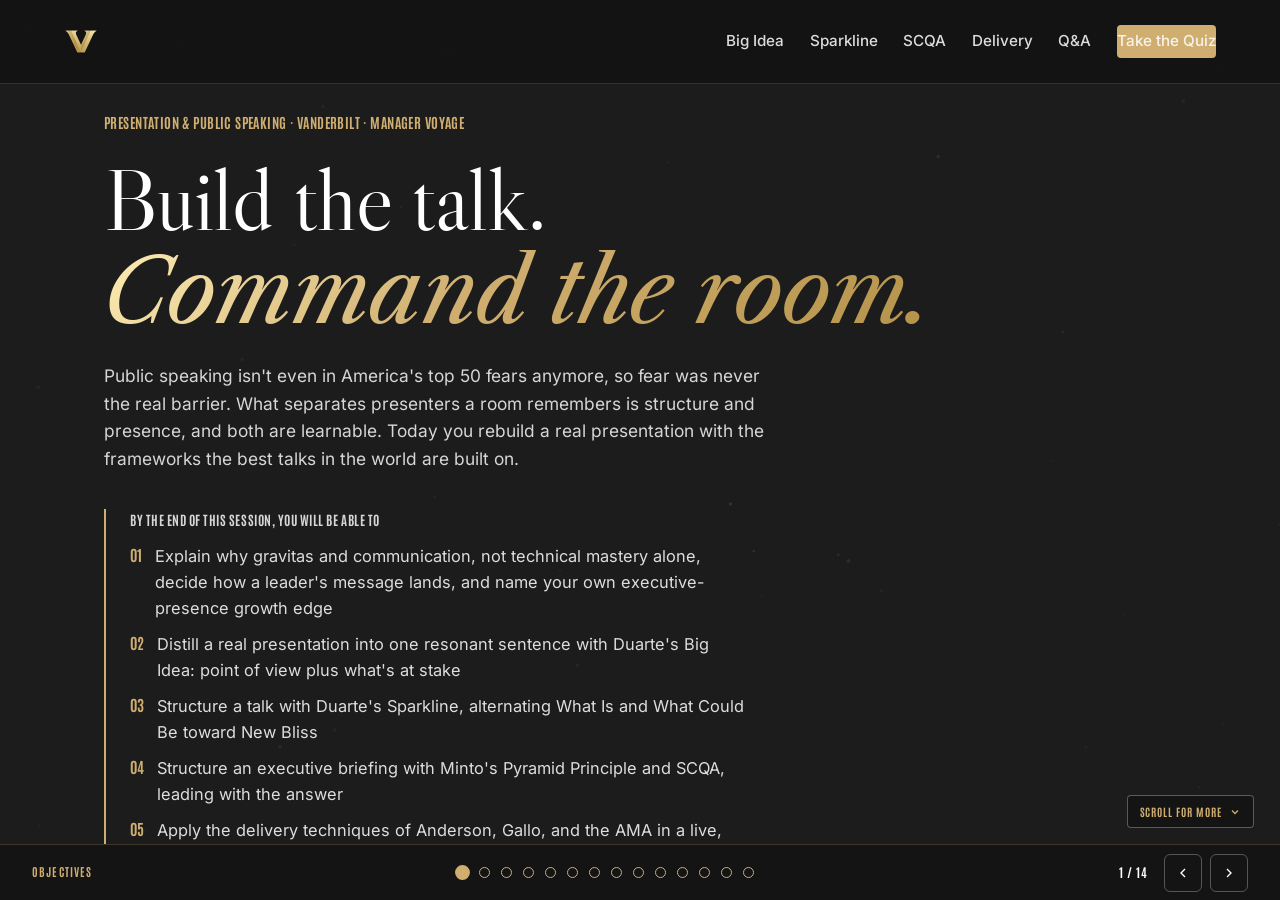
<file: web/index.html>
<!DOCTYPE html>
<html lang="en">
<head>
<meta charset="UTF-8">
<meta name="viewport" content="width=device-width, initial-scale=1">
<title>Presentation &amp; Public Speaking: Self-Paced | Vanderbilt</title>
<meta name="description" content="An interactive classroom experience for presenting to a room or a leadership audience: Duarte's Big Idea and Sparkline, Minto's SCQA, delivery technique from Anderson and Gallo, and tough-question handling, ending in one real presentation rebuilt.">
<link rel="canonical" href="https://futureslearninghub.github.io/Presentation-Public-Speaking/web/">
<meta property="og:type" content="website">
<meta property="og:title" content="Presentation &amp; Public Speaking | Vanderbilt Learning Series">
<meta property="og:description" content="Build and deliver to a room or a leadership audience: one Big Idea, the right structure, delivery that lands, and composure under tough questions.">
<meta property="og:url" content="https://futureslearninghub.github.io/Presentation-Public-Speaking/">
<meta property="og:image" content="https://futureslearninghub.github.io/Presentation-Public-Speaking/assets/img/social-card.png">
<meta property="og:image:width" content="1200">
<meta property="og:image:height" content="630">
<meta name="twitter:card" content="summary_large_image">
<meta name="twitter:title" content="Presentation &amp; Public Speaking | Vanderbilt Learning Series">
<meta name="twitter:image" content="https://futureslearninghub.github.io/Presentation-Public-Speaking/assets/img/social-card.png">
<link rel="icon" href="../assets/img/favicon.svg" type="image/svg+xml">
<link rel="alternate icon" href="../assets/img/favicon-96.png">
<link rel="apple-touch-icon" href="../assets/img/favicon-96.png">

<link rel="preload" href="../assets/fonts/libre-caslon-display-latin-400-normal.woff2" as="font" type="font/woff2" crossorigin>
<link rel="preload" href="../assets/fonts/inter-latin-400-normal.woff2" as="font" type="font/woff2" crossorigin>

<link rel="stylesheet" href="../assets/css/styles.css?v=11">
<style>
  /* skill pills (course-level) */
  .skills { display: flex; flex-wrap: wrap; gap: .5rem; align-items: center; margin-top: 1.5rem; }
  .skills__label { font-family: var(--font-condensed); font-weight: 700; text-transform: uppercase;
    letter-spacing: .08em; font-size: .7rem; color: var(--vu-gold-flat); margin-right: .25rem; }
  .skillpill { display: inline-block; font-family: var(--font-condensed); font-weight: 700;
    text-transform: uppercase; letter-spacing: .06em; font-size: .68rem; line-height: 1.3;
    padding: .3rem .65rem; border-radius: 999px; border: 1px solid rgba(207,174,112,.55);
    color: rgba(255,255,255,.85); }
  .skillpill--core { background: var(--vu-gold-flat); border-color: var(--vu-gold-flat); color: var(--vu-black); }
</style>
</head>
<body>
<a class="skip-link" href="#s-agenda">Skip to content</a>

<!-- reading progress -->
<div class="progress" aria-hidden="true"><div class="progress__bar" id="progressBar"></div></div>

<!-- ===================== NAV ===================== -->
<header class="nav" id="nav">
  <a class="nav__brand" href="#top" aria-label="Vanderbilt University, home">
    <img class="nav__lockup" src="../assets/img/vu-lockup-white.png" alt="Vanderbilt University" width="250" height="65">
    <img class="nav__vicon" src="../assets/img/vu-v-icon-nav.png" alt="Vanderbilt University" width="34" height="25">
  </a>
  <button class="nav__toggle" aria-label="Toggle menu" aria-expanded="false" aria-controls="navlinks">
    <svg viewBox="0 0 24 24" fill="none" stroke="currentColor" stroke-width="2"><line x1="3" y1="6" x2="21" y2="6"/><line x1="3" y1="12" x2="21" y2="12"/><line x1="3" y1="18" x2="21" y2="18"/></svg>
  </button>
  <nav class="nav__links" id="navlinks" aria-label="Sections">
    <a href="#s-bigidea">Big Idea</a>
    <a href="#s-sparkline">Sparkline</a>
    <a href="#s-scqa">SCQA</a>
    <a href="#s-delivery">Delivery</a>
    <a href="#s-quest">Q&amp;A</a>
    <a class="btn" href="#s-recap">Take the Quiz</a>
  </nav>
</header>

<!-- bottom navigation bar -->
<div class="bottombar" role="group" aria-label="Presentation controls">
  <span class="bottombar__title" id="barTitle"></span>
  <div class="dots" id="dots" role="navigation" aria-label="Slide navigation"></div>
  <div class="bottombar__ctrl">
    <span class="bottombar__count" id="deckCount">1 / 14</span>
    <button id="deckPrev" aria-label="Previous slide"><svg viewBox="0 0 24 24" fill="none" stroke="currentColor" stroke-width="2"><polyline points="15 18 9 12 15 6"/></svg></button>
    <button id="deckNext" aria-label="Next slide"><svg viewBox="0 0 24 24" fill="none" stroke="currentColor" stroke-width="2"><polyline points="9 18 15 12 9 6"/></svg></button>
  </div>
</div>
<button class="scrollhint" id="scrollHint" type="button" aria-label="Scroll for more on this screen">Scroll for more <svg viewBox="0 0 24 24" fill="none" stroke="currentColor" stroke-width="2.5" width="12" height="12" aria-hidden="true"><polyline points="6 9 12 15 18 9"/></svg></button>

<main class="deck" id="top">

  

  <!-- ============ 1 · HERO ============ -->
  <section class="slide on-dark hero" id="s-hero" data-title="Objectives">
    <video class="hero__video" id="heroVideo" autoplay muted playsinline preload="auto" aria-hidden="true"
      data-playlist='["https://d8j0ntlcm91z4.cloudfront.net/user_3CCurpI0FW75YAnAl4Hbz3vPdBv/hf_20260716_040842_1931d719-c8d4-406d-b6a0-e5bef20857a6.mp4","https://d8j0ntlcm91z4.cloudfront.net/user_3CCurpI0FW75YAnAl4Hbz3vPdBv/hf_20260716_040854_5f92ded9-0250-428f-9dd1-0b2cd435aa10.mp4","https://d8j0ntlcm91z4.cloudfront.net/user_3CCurpI0FW75YAnAl4Hbz3vPdBv/hf_20260716_040905_8de4a588-85a3-4984-b7e7-2795af61ce41.mp4"]'></video>
    <canvas class="hero__canvas" aria-hidden="true"></canvas>
    <div class="hero__scrim" aria-hidden="true"></div>
    <div class="wrap">
      <p class="eyebrow" data-reveal>Presentation &amp; Public Speaking · Vanderbilt · Manager Voyage</p>
      <h1 class="h-hero" data-reveal>Build the talk.<br><em class="gold-text">Command the room.</em></h1>
      <p class="lead" data-reveal style="margin-top:1.5rem">Public speaking isn't even in America's top 50 fears anymore, so fear was never the real barrier. What separates presenters a room remembers is structure and presence, and both are learnable. Today you rebuild a real presentation with the frameworks the best talks in the world are built on.</p>
      <div class="objectives" data-reveal>
        <p class="objectives__label">By the end of this session, you will be able to</p>
        <ol class="objectives__list">
          <li>Explain why gravitas and communication, not technical mastery alone, decide how a leader's message lands, and name your own executive-presence growth edge</li>
          <li>Distill a real presentation into one resonant sentence with Duarte's Big Idea: point of view plus what's at stake</li>
          <li>Structure a talk with Duarte's Sparkline, alternating What Is and What Could Be toward New Bliss</li>
          <li>Structure an executive briefing with Minto's Pyramid Principle and SCQA, leading with the answer</li>
          <li>Apply the delivery techniques of Anderson, Gallo, and the AMA in a live, timed speaking round</li>
          <li>Handle pointed questions with the bridge, and commit to rebuilding one real upcoming presentation, opening line written word for word</li>
        </ol>
      </div>
      <div class="skills" data-reveal aria-label="Skills this course builds">
        <span class="skills__label">Skills you'll build</span>
        <span class="skillpill skillpill--core">Continuously strives for excellence</span>
        <span class="skillpill">Public Speaking</span>
        <span class="skillpill">Storytelling</span>
        <span class="skillpill">Strategic Communication</span>
        <span class="skillpill">Stakeholder Communications</span>
      </div>
      <div class="hero__cta" data-reveal>
        <a class="btn" href="#s-case">Begin the session</a>
        <a class="btn btn--ghost" href="#s-recap">Jump to the quiz</a>
      </div>
    </div>
  </section>

  <!-- ============ 2 · AGENDA ============ -->
  <section class="slide on-cream" id="s-agenda" data-title="The plan">
    <div class="wrap">
      <p class="eyebrow" data-reveal>What we'll cover</p>
      <h2 class="h2" data-reveal>Seven ideas, in <em>order</em>.</h2>
      <ol class="agenda">
        <li data-reveal><span class="num">01</span><div><h3>The myth &amp; the case</h3><p>Public speaking isn't the #1 fear (Chapman), and what actually decides careers: gravitas and communication.</p></div></li>
        <li data-reveal><span class="num">02</span><div><h3>Executive presence</h3><p>Hewlett's three pillars, weighed by 268 senior executives, and your own growth edge.</p></div></li>
        <li data-reveal><span class="num">03</span><div><h3>The Big Idea</h3><p>Duarte's one-sentence discipline: your point of view plus what's at stake.</p></div></li>
        <li data-reveal><span class="num">04</span><div><h3>The Sparkline</h3><p>What Is, What Could Be, and the tension-and-release shape of the world's great talks.</p></div></li>
        <li data-reveal><span class="num">05</span><div><h3>SCQA, for the executive room</h3><p>Minto's Pyramid Principle: lead with the answer, because their attention is scarce.</p></div></li>
        <li data-reveal><span class="num">06</span><div><h3>Delivery</h3><p>Anderson's five keys, Gallo's five tips, AMA's seven principles, and a live timed round.</p></div></li>
        <li data-reveal><span class="num">07</span><div><h3>The tough question</h3><p>The bridge: acknowledge, answer, return to the Big Idea, with composure.</p></div></li>
      </ol>
    </div>
  </section>

  <!-- ============ 3 · 01 THE MYTH & THE CASE ============ -->
  <section class="slide on-light" id="s-case" data-count data-title="The myth &amp; the case">
    <div class="wrap">
      <p class="eyebrow" data-reveal>Section 01 · The Case</p>
      <h2 class="h2" data-reveal>The fear is a myth.<br><em>The stakes are not.</em></h2>
      <p class="lead" data-reveal>Every number in this game comes from published research, and most rooms guess them wrong. The pattern they add up to: what's holding presenters back isn't nerve, and what's at stake in presenting well is bigger than most people think.</p>

      <div class="quiz" id="statGuess" data-reveal style="margin-top:2.5rem">
        <p class="eyebrow" style="margin-bottom:.5rem">Play · Guess the number</p>
        <p class="why" style="margin-top:0"><b>Why this matters:</b> a statistic you guessed at, and missed, sticks ten times better than one you were shown. Four findings; call each number before the reveal.</p>
        <p class="quiz__progress" id="sgProgress"></p>
        <p class="quiz__q" id="sgQ" style="margin-top:.4rem"></p>
        <div class="quiz__options" id="sgOptions" role="group" aria-label="Number choices"></div>
        <p class="quiz__feedback" id="sgFeedback" aria-live="polite"></p>
        <div class="quiz__nav">
          <button class="btn btn--dark" id="sgNext" style="visibility:hidden">Next finding</button>
        </div>
        <div id="sgResult" hidden aria-live="polite"></div>
      </div>

      <div class="quiz" data-quiz data-reveal style="margin-top:2.5rem">
        <p class="quiz__q">Quick check: If fear isn't what's actually holding most presenters back, what did the research point to instead?</p>
        <div class="quiz__options">
          <button class="opt" data-correct="1" data-why="Structure and presence: a distilled idea, a deliberate shape, and the gravitas-plus-communication that makes leadership visible. All learnable, which is why this session exists."><span class="mark">A</span><span>Structure and presence, both learnable</span></button>
          <button class="opt" data-correct="0" data-why="Charisma is the folklore answer. Anderson's TED research says the opposite: delivery can be coached; the idea and its structure are what can't be faked."><span class="mark">B</span><span>Innate charisma, you have it or you don't</span></button>
          <button class="opt" data-correct="0" data-why="Slide polish is where most prep time goes, and the research says it's the least of it. Gallo would have you cut most of those slides anyway."><span class="mark">C</span><span>Better slide design software</span></button>
        </div>
        <p class="quiz__feedback" aria-live="polite"></p>
      </div>

      <details class="deeper" data-reveal>
        <summary><svg class="chev" viewBox="0 0 24 24" fill="none" stroke="currentColor" stroke-width="2.5" aria-hidden="true"><polyline points="9 18 15 12 9 6"/></svg> Go deeper</summary>
        <div class="deeper__body">
          <div><h4>In practice</h4><p>The sources: the Chapman University Survey of American Fears (2024 wave: public speaking 59th of 85, at 29 percent, a few points below sharks; the myth has outlived the data by decades). Coqual's Executive Presence research, led by Sylvia Ann Hewlett, surveying nearly 4,000 professionals including 268 senior executives. And Deloitte's CFO research, where "good communication skills, the ability to explain results in clear, simple terms" topped the list of qualities for the next CFO at 39 percent, ahead of every technical competency. Presenting well is not a stage skill; it's how the people who decide careers see your thinking.</p></div>
          <div class="deeper__ask"><h4><span class="mode">On your own</span></h4>
          <p class="why"><b>Do this now:</b> Write the one thing that made it land. Check it against the frameworks coming; it will map to one of them.</p></div>
        </div>
      </details>
    </div>
  </section>

  <!-- ============ 4 · MANIFESTO ============ -->
  <section class="slide on-cream manifesto" id="s-belief" data-title="One idea">
    <div class="wrap">
      <p class="eyebrow" data-reveal>The core idea</p>
      <p>You can coach out a weak delivery. You can't coach in a weak idea.</p>
    </div>
  </section>

  <!-- ============ 5 · 02 EXECUTIVE PRESENCE ============ -->
  <section class="slide on-dark" id="s-presence" data-count data-title="Executive presence">
    <div class="wrap">
      <p class="eyebrow" data-reveal>Section 02 · Presence</p>
      <h2 class="h2" data-reveal>Three pillars, weighed by the people <em>who promote you</em>.</h2>
      <p class="lead" data-reveal>Hewlett's team asked 268 senior executives what signals leadership readiness. Gravitas, confidence, decisiveness, grace under fire, took 67 percent of the vote. Communication took 28, and it's the pillar that makes gravitas visible. Appearance took 5, but filters the other two. A presentation is the one moment all three are on display at once.</p>

      <div class="grid grid-3" style="margin-top:2.5rem;grid-template-columns:repeat(auto-fit,minmax(220px,1fr))">
        <div class="card" data-reveal>
          <span class="tag">Gravitas · 67%</span>
          <h3>How you hold pressure</h3>
          <p class="muted">Confidence, decisiveness, grace under fire. Going "six questions deep" in your domain without flinching. The core signal of readiness.</p>
        </div>
        <div class="card" data-reveal>
          <span class="tag">Communication · 28%</span>
          <h3>How the room sees it</h3>
          <p class="muted">Great speaking, commanding a room, reading an audience. Gravitas that can't be communicated might as well not exist.</p>
        </div>
        <div class="card" data-reveal>
          <span class="tag">Appearance · 5%</span>
          <h3>The filter</h3>
          <p class="muted">The smallest pillar, but a real filter: polish failures distract the room from the two pillars that matter. Manage it so it disappears.</p>
        </div>
      </div>

      <div class="quiz" id="pillarSpot" data-reveal style="margin-top:2.5rem">
        <p class="eyebrow" style="margin-bottom:.5rem">Play · Spot the pillar</p>
        <p class="why" style="margin-top:0"><b>Why this matters:</b> the model only helps if you can see it in real moments, especially the moments where a pillar is missing. Five presentation scenes; name the pillar at work or at fault.</p>
        <p class="quiz__progress" id="psProgress"></p>
        <p class="quiz__q" id="psQ" style="margin-top:.4rem"></p>
        <div class="quiz__options" id="psOptions" role="group" aria-label="Pillar choices"></div>
        <p class="quiz__feedback" id="psFeedback" aria-live="polite"></p>
        <div class="quiz__nav">
          <button class="btn" id="psNext" style="visibility:hidden">Next scene</button>
        </div>
        <div id="psResult" hidden aria-live="polite"></div>
      </div>

      <details class="deeper" data-reveal>
        <summary><svg class="chev" viewBox="0 0 24 24" fill="none" stroke="currentColor" stroke-width="2.5" aria-hidden="true"><polyline points="9 18 15 12 9 6"/></svg> Go deeper</summary>
        <div class="deeper__body">
          <div><h4>In practice</h4><p>Two nuances worth carrying out of the room. First, the appearance paradox: executives rated appearance least important, yet cited unkempt attire among the most damaging presence errors. Both are true: appearance can't win the room, but it can lose it, so the professional move is making it a non-event. Second, executives put presence at roughly 26 percent of what it takes to get promoted, which means every presentation is quietly a promotion interview. Hewlett's full talk on the research is this week's optional watch (search "Sylvia Ann Hewlett Executive Presence Talks at Google").</p></div>
          <div class="deeper__ask"><h4><span class="mode">On your own</span> · 3 min</h4>
          <p class="why"><b>Why this matters:</b> naming your own weakest pillar, honestly, tells you which half of today matters most for you.</p>
          <ol class="steps">
            <li>Rank the three pillars for yourself, strongest to weakest. Gut call, ten seconds each.</li>
            <li>Write one recent presentation moment your weakest pillar cost you something.</li>
            <li>Keep the note; the capstone will aim the rebuild at exactly that spot.</li>
          </ol></div>
        </div>
      </details>
    </div>
  </section>

  <!-- ============ 6 · 03 THE BIG IDEA ============ -->
  <section class="slide on-light" id="s-bigidea" data-count data-title="The Big Idea">
    <div class="wrap">
      <p class="eyebrow" data-reveal>Section 03 · The Big Idea</p>
      <h2 class="h2" data-reveal>One sentence, or it isn't <em>ready</em>.</h2>
      <p class="lead" data-reveal>Nancy Duarte studied the structure of history's great talks and found they all rest on one thing: a single Big Idea, your point of view plus what's at stake, in one sentence. "Our Q3 results" is a topic. "Double down on enterprise, because SMB churn just outpaced our new-logo growth" is a Big Idea. If you can't say it in a sentence, the deck isn't unclear. The thinking is.</p>

      <div class="quiz" id="topicJudge" data-reveal style="margin-top:2.5rem">
        <p class="eyebrow" style="margin-bottom:.5rem">Play · Topic or Big Idea?</p>
        <p class="why" style="margin-top:0"><b>Why this matters:</b> the difference is easiest to hear in other people's sentences first. Five openers; call each one.</p>
        <p class="quiz__progress" id="tjProgress"></p>
        <p class="quiz__q" id="tjQ" style="margin-top:.4rem"></p>
        <div class="quiz__options" id="tjOptions" role="group" aria-label="Judgments"></div>
        <p class="quiz__feedback" id="tjFeedback" aria-live="polite"></p>
        <div class="quiz__nav">
          <button class="btn btn--dark" id="tjNext" style="visibility:hidden">Next sentence</button>
        </div>
        <div id="tjResult" hidden aria-live="polite"></div>
      </div>

      <div class="plan" id="bigIdea" data-reveal style="margin-top:2.5rem">
        <p class="eyebrow" style="margin-bottom:.75rem">Practice · Draft your Big Idea, privately</p>
        <p class="why" style="margin-top:0"><b>Why this matters:</b> you brought a real upcoming presentation; this is where it starts becoming a talk. Nothing you type is saved or sent anywhere.</p>
        <div class="plan__form">
          <div class="plan__field">
            <label for="biView"><b>1 · Your point of view.</b> The stance you're taking, that a reasonable colleague could disagree with:</label>
            <input type="text" id="biView" maxlength="160" placeholder="e.g. We should move new-hire onboarding to a hybrid model now" autocomplete="off">
          </div>
          <div class="plan__field">
            <label for="biStake"><b>2 · What's at stake.</b> What's lost if the room doesn't act, ideally with a number:</label>
            <input type="text" id="biStake" maxlength="160" placeholder="e.g. our all-virtual approach is costing us 20% of new hires in their first 90 days" autocomplete="off">
          </div>
          <div class="lab__runrow">
            <button class="btn btn--dark" id="biBuild" disabled>Assemble my Big Idea</button>
            <span class="quiz__progress" id="biStatus">Fill in both halves</span>
          </div>
        </div>
        <div class="lab__outcome" id="biOut" hidden aria-live="polite"></div>
      </div>

      <div class="yt" data-reveal data-embed="https://www.youtube-nocookie.com/embed/1nYFpuc2Umk" data-yttitle="Nancy Duarte: the secret structure of great talks">
        <button class="yt__load" type="button">
          <span class="yt__play" aria-hidden="true">▶</span>
          <span class="yt__title">Watch: Duarte, "The Secret Structure of Great Talks" (18 min, play 8–10)</span>
          <span class="yt__src">Nancy Duarte, TEDxEast · Loads YouTube on click</span>
        </button>
        <p class="yt__alt">Prefer a new tab? <a href="https://www.youtube.com/watch?v=1nYFpuc2Umk" target="_blank" rel="noopener">Open on YouTube</a>.</p>
        <p class="why" style="margin:.35rem 0 0"><b>Why this video:</b> the researcher herself, mapping the same shape under MLK's Dream speech and the great product launches. It sets up the next section.</p>
      </div>

      <details class="deeper" data-reveal>
        <summary><svg class="chev" viewBox="0 0 24 24" fill="none" stroke="currentColor" stroke-width="2.5" aria-hidden="true"><polyline points="9 18 15 12 9 6"/></svg> Go deeper</summary>
        <div class="deeper__body">
          <div><h4>In practice</h4><p>Duarte's two tests for a real Big Idea: it must articulate YOUR point of view (not a neutral subject), and it must convey what's at stake (why the audience should care enough to act). The discipline is the compression itself: if the sentence needs an "and also," you have two talks. Her <a href="https://www.duarte.com/resources/talks/the-secret-structure-of-great-talks/" target="_blank" rel="noopener" style="text-decoration:underline">talk page at Duarte, Inc.</a> and the HBR Guide to Persuasive Presentations carry the full method. The Big Idea also becomes your Q&amp;A anchor in Section 07: every tough question gets bridged back to it.</p></div>
          <div class="deeper__ask"><h4><span class="mode">On your own</span></h4>
          <p class="why"><b>Do this now:</b> Read yours out loud. If it takes two breaths, cut it. Then try it on a colleague cold: "does this make you want the evidence?"</p></div>
        </div>
      </details>
    </div>
  </section>

  <!-- ============ 7 · 04 THE SPARKLINE ============ -->
  <section class="slide on-cream" id="s-sparkline" data-count data-title="The Sparkline">
    <div class="wrap">
      <p class="eyebrow" data-reveal>Section 04 · Structure I</p>
      <h2 class="h2" data-reveal>What is. What could be.<br><em>Again and again.</em></h2>
      <p class="lead" data-reveal>Duarte's Presentation Sparkline is the shape she found under the great persuasive talks: alternate between today's reality (What Is) and the future you're proposing (What Could Be), raising the stakes with each pass, and end on New Bliss, the picture of the world once the room says yes. The alternation is the engine; the gap between the two is what makes an audience want to move.</p>

      <div class="quiz" id="beatTag" data-reveal style="margin-top:2.5rem">
        <p class="eyebrow" style="margin-bottom:.5rem">Play · Tag the beat</p>
        <p class="why" style="margin-top:0"><b>Why this matters:</b> once you can tag the beats in someone else's talk, you can storyboard your own. Five beats from one onboarding pitch, in order; tag each.</p>
        <p class="quiz__progress" id="btProgress"></p>
        <p class="quiz__q" id="btQ" style="margin-top:.4rem"></p>
        <div class="quiz__options" id="btOptions" role="group" aria-label="Beat labels"></div>
        <p class="quiz__feedback" id="btFeedback" aria-live="polite"></p>
        <div class="quiz__nav">
          <button class="btn btn--dark" id="btNext" style="visibility:hidden">Next beat</button>
        </div>
        <div id="btResult" hidden aria-live="polite"></div>
      </div>

      <div class="card" data-reveal style="margin-top:2rem;border-color:rgba(207,174,112,.5)">
        <span class="tag">The storyboard template</span>
        <p style="margin:.5rem 0 0" class="measure"><b>What Is</b> (today's pain, concrete) → <b>What Could Be</b> (the vision) → <b>What Is</b> (the honest obstacle) → <b>What Could Be</b> (the bigger vision) → <b>New Bliss</b> (the world after they say yes). Storyboard these five beats on sticky notes BEFORE touching slides; the deck is the last step, not the first.</p>
      </div>

      <details class="deeper" data-reveal>
        <summary><svg class="chev" viewBox="0 0 24 24" fill="none" stroke="currentColor" stroke-width="2.5" aria-hidden="true"><polyline points="9 18 15 12 9 6"/></svg> Go deeper</summary>
        <div class="deeper__body">
          <div><h4>In practice</h4><p>Duarte traces the shape through MLK's "I Have a Dream" (the alternation between the broken promise of America as it is and the dream of what it could be) and Steve Jobs' iPhone launch (the clunky phones of 2007 against the device in his pocket). The craft points: make the What Is beats concrete enough to sting, return to reality after each vision (that return is what builds credibility), and never end on an obstacle. New Bliss is the last thing they hear.</p></div>
          <div class="deeper__ask"><h4><span class="mode">On your own</span></h4>
          <p class="why"><b>Do this now:</b> Storyboard your own four beats on paper now. The capstone will ask which structure you chose; this is your audition for the Sparkline.</p></div>
        </div>
      </details>
    </div>
  </section>

  <!-- ============ 8 · 05 SCQA ============ -->
  <section class="slide on-dark" id="s-scqa" data-count data-title="SCQA">
    <div class="wrap">
      <p class="eyebrow" data-reveal>Section 05 · Structure II</p>
      <h2 class="h2" data-reveal>For executives:<br><em>lead with the answer</em>.</h2>
      <p class="lead" data-reveal>Barbara Minto built the Pyramid Principle at McKinsey for one audience: senior people with brutal calendars. SCQA runs Situation (facts the room accepts), Complication (what makes now untenable), Question, then the Answer, stated first and supported top-down. The Sparkline builds tension; SCQA respects scarce attention. Choosing between them IS the audience analysis.</p>

      <div class="lab" id="scqaLab" data-reveal style="margin-top:2rem">
        <p class="eyebrow" style="margin-bottom:.5rem">Practice · The Exec Briefing Lab</p>
        <p class="why" style="margin-top:0"><b>Why this matters:</b> feeling the executive room react as each part sharpens is how SCQA moves from acronym to instinct. The scenario: your support team is drowning and you have four sentences of leadership attention. Build the briefing, one part at a time.</p>
        <div class="lab__slots" id="labSlots"></div>
        <div class="lab__runrow">
          <button class="btn" id="labRun" disabled>Brief the room</button>
          <span class="quiz__progress" id="labStatus">Choose all four parts</span>
        </div>
        <div class="lab__outcome" id="labOutcome" hidden aria-live="polite"></div>
      </div>

      <div class="quiz" data-quiz data-reveal style="margin-top:2.5rem">
        <p class="quiz__q">Quick check: You have 10 minutes with the executive committee to get a decision. Sparkline or SCQA?</p>
        <div class="quiz__options">
          <button class="opt" data-correct="1" data-why="SCQA: with scarce executive attention and a decision on the table, lead with the answer. Save the tension-and-release for keynotes, all-hands, and change stories."><span class="mark">A</span><span>SCQA, answer first</span></button>
          <button class="opt" data-correct="0" data-why="The Sparkline's suspense is a luxury of time and captive attention. Ten minutes into a build-up, an executive will interrupt with 'what are you asking for?' — and they'd be right."><span class="mark">B</span><span>Sparkline, build the tension</span></button>
          <button class="opt" data-correct="0" data-why="Structure isn't optional at that altitude; it's the difference between a decision and a 'send us the deck.' Ten unstructured minutes is how good ideas die politely."><span class="mark">C</span><span>Neither, just talk through the slides</span></button>
        </div>
        <p class="quiz__feedback" aria-live="polite"></p>
      </div>

      <details class="deeper" data-reveal>
        <summary><svg class="chev" viewBox="0 0 24 24" fill="none" stroke="currentColor" stroke-width="2.5" aria-hidden="true"><polyline points="9 18 15 12 9 6"/></svg> Go deeper</summary>
        <div class="deeper__body">
          <div><h4>In practice</h4><p>Two Minto craft points. First, the pyramid: the Answer sits on top, supported by grouped arguments that are MECE, mutually exclusive, collectively exhaustive, so no argument overlaps and nothing is missing. Second, the Situation trap: most presenters over-build it. It's the SHORTEST part, only what the room already agrees is true. And the honest tension with Duarte is worth naming: McKinsey optimizes for scarce attention, Duarte for emotional movement. Senior room and a decision needed: SCQA. A room you need to inspire toward change: Sparkline. Know both; choose deliberately.</p></div>
          <div class="deeper__ask"><h4><span class="mode">On your own</span></h4>
          <p class="why"><b>Do this now:</b> Write the four SCQA sentences for your own presentation. If the Answer can't be one sentence, revisit your Big Idea.</p></div>
        </div>
      </details>
    </div>
  </section>

  <!-- ============ 9 · 06 DELIVERY ============ -->
  <section class="slide on-cream" id="s-delivery" data-count data-title="Delivery">
    <div class="wrap">
      <p class="eyebrow" data-reveal>Section 06 · Delivery</p>
      <h2 class="h2" data-reveal>Be a person, talking <em>to people</em>.</h2>
      <p class="lead" data-reveal>Chris Anderson has coached every TED speaker of the modern era; Carmine Gallo studied hundreds of them; the AMA has trained executive speakers for decades. Their advice converges: be conversational, never read bullet walls, modulate the voice, don't over-apologize, and rehearse out loud. Nothing on the list requires talent. All of it requires reps, and yours start on this slide.</p>

      <div class="quiz" id="deliveryFix" data-reveal style="margin-top:2.5rem">
        <p class="eyebrow" style="margin-bottom:.5rem">Play · Fix the delivery</p>
        <p class="why" style="margin-top:0"><b>Why this matters:</b> you'll hear these exact problems in the live round in a few minutes, and one of them is probably yours. Five moments; pick the fix the research would prescribe.</p>
        <p class="quiz__progress" id="dfProgress"></p>
        <p class="quiz__q" id="dfQ" style="margin-top:.4rem"></p>
        <div class="quiz__options" id="dfOptions" role="group" aria-label="Fix choices"></div>
        <p class="quiz__feedback" id="dfFeedback" aria-live="polite"></p>
        <div class="quiz__nav">
          <button class="btn btn--dark" id="dfNext" style="visibility:hidden">Next moment</button>
        </div>
        <div id="dfResult" hidden aria-live="polite"></div>
      </div>

      <div class="yt" data-reveal data-embed="https://www.youtube-nocookie.com/embed/-FOCpMAww28" data-yttitle="Chris Anderson: TED's secret to great public speaking">
        <button class="yt__load" type="button">
          <span class="yt__play" aria-hidden="true">▶</span>
          <span class="yt__title">Watch: Anderson, "TED's Secret to Great Public Speaking" (8 min)</span>
          <span class="yt__src">Chris Anderson, TED · Loads YouTube on click</span>
        </button>
        <p class="yt__alt">Prefer a new tab? <a href="https://www.youtube.com/watch?v=-FOCpMAww28" target="_blank" rel="noopener">Open on YouTube</a>.</p>
        <p class="why" style="margin:.35rem 0 0"><b>Why this video:</b> the head of TED on the one thing all great talks share, and why delivery polish can't rescue a talk without it.</p>
      </div>

      <div class="card" data-reveal style="margin-top:2rem;border-color:rgba(207,174,112,.5)">
        <span class="tag">The live round, rules</span>
        <p style="margin:.5rem 0 0" class="measure"><b>60 to 90 seconds each, strictly timed:</b> your Big Idea sentence plus your opening line, delivered to the group. Feedback is exactly ONE specific, actionable note per speaker, drawn from today's frameworks ("you read it instead of said it," "great pause before the ask," "cut the second sentence"). The goal is reps, not perfection.</p>
      </div>

      <details class="deeper" data-reveal>
        <summary><svg class="chev" viewBox="0 0 24 24" fill="none" stroke="currentColor" stroke-width="2.5" aria-hidden="true"><polyline points="9 18 15 12 9 6"/></svg> Go deeper</summary>
        <div class="deeper__body">
          <div><h4>In practice</h4><p>The condensed playbook. Anderson's five keys: frame the story as a journey, plan delivery deliberately (never memorize into deadness), work on stage presence, plan multimedia last, and put the idea first. Gallo's five tips: be concise (18 minutes beats 60), never use bullet points, modulate your voice, give the audience something extra, and rehearse relentlessly. AMA's seven principles add the mindset: perception beats perfection ("no one cares about your mistake but you"), visualize success, and speak to serve the audience, not to perform. Full text: Anderson's "How to Give a Killer Presentation" and Gallo's "What It Takes to Give a Great Presentation," both Harvard Business Review.</p></div>
          <div class="deeper__ask"><h4><span class="mode">On your own</span></h4>
          <p class="why"><b>Do this now:</b> Deliver it to your phone camera, timed. Watch it once. Give yourself the one note; you'll know what it is.</p></div>
        </div>
      </details>
    </div>
  </section>

  <!-- ============ 10 · 07 THE TOUGH QUESTION ============ -->
  <section class="slide on-light" id="s-quest" data-count data-title="The tough question">
    <div class="wrap">
      <p class="eyebrow" data-reveal>Section 07 · Q&amp;A</p>
      <h2 class="h2" data-reveal>The question is not <em>an attack</em>.</h2>
      <p class="lead" data-reveal>The moment presenters fear most is the pointed question from a senior stakeholder, and it's also the moment gravitas is most visible. The AMA's executive-speaking curriculum trains one move for it: the bridge. Acknowledge the question honestly, answer it directly (or commit to a date you will), then return to your Big Idea. Composed is not the same as defensive, and the room can tell.</p>

      <div class="quiz" id="bridgeJudge" data-reveal style="margin-top:2.5rem">
        <p class="eyebrow" style="margin-bottom:.5rem">Play · Judge the bridge</p>
        <p class="why" style="margin-top:0"><b>Why this matters:</b> the drill after this is live rapid-fire; calibrate your ear first. Five pointed questions; pick the composed bridge each time.</p>
        <p class="quiz__progress" id="bjProgress"></p>
        <p class="quiz__q" id="bjQ" style="margin-top:.4rem"></p>
        <div class="quiz__options" id="bjOptions" role="group" aria-label="Response choices"></div>
        <p class="quiz__feedback" id="bjFeedback" aria-live="polite"></p>
        <div class="quiz__nav">
          <button class="btn btn--dark" id="bjNext" style="visibility:hidden">Next question</button>
        </div>
        <div id="bjResult" hidden aria-live="polite"></div>
      </div>

      <div class="card" data-reveal style="margin-top:2rem;border-color:rgba(207,174,112,.5)">
        <span class="tag">Before you present: SHRM's six questions</span>
        <p style="margin:.5rem 0 0" class="measure">Who's the audience? What's the goal? What are the messages? What's the content? Where's the feedback? How do I refine it? Six questions, asked before you build, and half the tough questions never get asked because you answered them in the talk.</p>
      </div>

      <details class="deeper" data-reveal>
        <summary><svg class="chev" viewBox="0 0 24 24" fill="none" stroke="currentColor" stroke-width="2.5" aria-hidden="true"><polyline points="9 18 15 12 9 6"/></svg> Go deeper</summary>
        <div class="deeper__body">
          <div><h4>In practice</h4><p>The prep that makes the bridge easy: before any leadership presentation, write the three questions you're most afraid of, and draft one-sentence answers. (You already know what they are; the fear is the tell.) The honest deferral is a full member of the toolkit: "I don't want to guess; I'll have it to you by Thursday" reads as gravitas, a fluent guess that collapses in the follow-up reads as the opposite. And if your team took Navigating Difficult Conversations, you'll recognize the DNA: acknowledge before you answer is the same move as paraphrase before you argue.</p></div>
          <div class="deeper__ask"><h4><span class="mode">On your own</span></h4>
          <p class="why"><b>Do this now:</b> Write your three most-feared questions for your real presentation, and the one-sentence answers. Keep them; the capstone assumes you have them.</p></div>
        </div>
      </details>
    </div>
  </section>

  <!-- ============ 11 · RECAP QUIZ ============ -->
  <section class="slide on-cream" id="s-recap" data-title="Recap quiz">
    <div class="wrap">
      <p class="eyebrow" data-reveal>Check your understanding</p>
      <h2 class="h2" data-reveal style="margin-bottom:2rem">The <em>recap</em>.</h2>
      <div class="quiz" id="recap" data-reveal>
        <div id="recapPanel">
          <p class="quiz__progress" id="recapProgress"></p>
          <p class="quiz__q" id="recapQ" style="margin-top:.5rem"></p>
          <div class="quiz__options" id="recapOptions" role="group" aria-label="Answer choices"></div>
          <p class="quiz__feedback" id="recapFeedback" aria-live="polite"></p>
          <div class="quiz__nav">
            <button class="btn btn--dark" id="recapNext" style="visibility:hidden">Next question</button>
          </div>
        </div>
        <div id="recapResult" hidden aria-live="polite"></div>
      </div>
    </div>
  </section>

  <!-- ============ 12 · PRESENTATION REBUILD (capstone) ============ -->
  <section class="slide on-dark" id="s-plan" data-title="My rebuild">
    <div class="wrap">
      <p class="eyebrow" data-reveal>Capstone · The presentation rebuild</p>
      <h2 class="h2" data-reveal>One talk. One structure. <em>One opening line.</em></h2>
      <p class="lead" data-reveal>Frameworks don't change presentations; rebuilt presentations do. Pick the real talk you brought, commit to a structure, write the literal first sentence you'll say, and name the one thing you're cutting.</p>
      <p class="why" data-reveal><b>Why this matters:</b> a named talk with a written opening line and a rehearsal on the calendar is a behavior change; everything less is good intentions. Your drafts stay on your screen; nothing is saved or sent.</p>

      <div class="plan" id="rebuildPlan" data-reveal>
        <div class="plan__form">
          <div class="plan__field">
            <label for="planWhat"><b>1 · The presentation.</b> What is it, when is it, and who's the audience?</label>
            <input type="text" id="planWhat" maxlength="160" placeholder="e.g. Q1 budget review, end of month, to the department leadership team" autocomplete="off">
          </div>
          <div class="plan__field">
            <label for="planIdea"><b>2 · Your Big Idea.</b> Point of view plus stakes, one sentence (paste it from Section 03):</label>
            <input type="text" id="planIdea" maxlength="220" placeholder="e.g. We should consolidate the three tools — because we're paying twice for features nobody uses" autocomplete="off">
          </div>
          <div class="plan__field">
            <span class="plan__label"><b>3 · Your structure.</b> Chosen for THIS audience.</span>
            <div class="plan__chips" id="planStructure" role="group" aria-label="Structure">
              <button class="opt" data-structure="sparkline"><span>Sparkline: What Is ↔ What Could Be → New Bliss</span></button>
              <button class="opt" data-structure="scqa"><span>SCQA: lead with the answer</span></button>
            </div>
          </div>
          <div class="plan__field">
            <label for="planOpen"><b>4 · Your literal opening line.</b> The exact first sentence out of your mouth:</label>
            <input type="text" id="planOpen" maxlength="220" placeholder="e.g. Last quarter we lost eleven new hires in their first 90 days — today I'm asking for the fix" autocomplete="off">
          </div>
          <div class="plan__field">
            <span class="plan__label"><b>5 · What you will CUT.</b> Your honest deck vice.</span>
            <div class="plan__chips" id="planCut" role="group" aria-label="What to cut">
              <button class="opt" data-cut="bullets"><span>The bullet-wall slide</span></button>
              <button class="opt" data-cut="apology"><span>The apologetic opener</span></button>
              <button class="opt" data-cut="warmup"><span>The ten-slide warm-up</span></button>
            </div>
          </div>
          <div class="plan__field">
            <span class="plan__label"><b>6 · When is the talk?</b></span>
            <div class="plan__chips" id="planWhen" role="group" aria-label="Timing">
              <button class="opt" data-when="week"><span>Within 7 days</span></button>
              <button class="opt" data-when="twoweeks"><span>Within 2 weeks</span></button>
              <button class="opt" data-when="month"><span>Within the month</span></button>
            </div>
          </div>
          <div class="lab__runrow">
            <button class="btn" id="planBuild" disabled>Build my rebuild card</button>
            <span class="quiz__progress" id="planStatus">Fill in all six parts</span>
          </div>
        </div>
        <div class="lab__outcome" id="planOut" hidden aria-live="polite"></div>
      </div>
    </div>
  </section>

  <!-- ============ 13 · GLOSSARY ============ -->
  <section class="slide on-cream" id="s-glossary" data-title="Glossary">
    <div class="wrap wrap-wide">
      <p class="eyebrow" data-reveal>Reference · Flip to reveal</p>
      <h2 class="h2" data-reveal style="margin-bottom:2rem">The <em>vocabulary</em>.</h2>
      <div class="glossary">
        <button class="flip" data-reveal aria-label="Big Idea, flip for definition"><div class="flip__inner"><div class="flip__face flip__front"><span class="hint">Term</span><h3>Big Idea™</h3></div><div class="flip__face flip__back"><span class="hint">Definition</span><p>Duarte: your point of view plus what's at stake, in one sentence. A topic informs; a Big Idea gives the talk a job.</p></div></div></button>
        <button class="flip" data-reveal aria-label="Sparkline, flip for definition"><div class="flip__inner"><div class="flip__face flip__front"><span class="hint">Term</span><h3>Presentation Sparkline™</h3></div><div class="flip__face flip__back"><span class="hint">Definition</span><p>Duarte's shape for persuasive talks: alternate What Is and What Could Be, raising stakes each pass, ending in New Bliss.</p></div></div></button>
        <button class="flip" data-reveal aria-label="What Is What Could Be, flip for definition"><div class="flip__inner"><div class="flip__face flip__front"><span class="hint">Term</span><h3>What Is / What Could Be</h3></div><div class="flip__face flip__back"><span class="hint">Definition</span><p>The two alternating beats: today's concrete reality against the proposed future. The gap between them is the persuasion engine.</p></div></div></button>
        <button class="flip" data-reveal aria-label="New Bliss, flip for definition"><div class="flip__inner"><div class="flip__face flip__front"><span class="hint">Term</span><h3>New Bliss</h3></div><div class="flip__face flip__back"><span class="hint">Definition</span><p>The closing beat: the picture of the world after the audience says yes. Sparklines end here, never on an obstacle.</p></div></div></button>
        <button class="flip" data-reveal aria-label="Pyramid Principle, flip for definition"><div class="flip__inner"><div class="flip__face flip__front"><span class="hint">Term</span><h3>Pyramid Principle</h3></div><div class="flip__face flip__back"><span class="hint">Definition</span><p>Minto (McKinsey): answer on top, grouped supporting arguments below. Built for readers and rooms with no time.</p></div></div></button>
        <button class="flip" data-reveal aria-label="S C Q A, flip for definition"><div class="flip__inner"><div class="flip__face flip__front"><span class="hint">Term</span><h3>SCQA</h3></div><div class="flip__face flip__back"><span class="hint">Definition</span><p>Situation, Complication, Question, Answer. For executives, the Answer is stated first; the rest earns it.</p></div></div></button>
        <button class="flip" data-reveal aria-label="M E C E, flip for definition"><div class="flip__inner"><div class="flip__face flip__front"><span class="hint">Term</span><h3>MECE</h3></div><div class="flip__face flip__back"><span class="hint">Definition</span><p>Mutually Exclusive, Collectively Exhaustive: supporting arguments that don't overlap and don't leave gaps.</p></div></div></button>
        <button class="flip" data-reveal aria-label="Executive presence, flip for definition"><div class="flip__inner"><div class="flip__face flip__front"><span class="hint">Term</span><h3>Executive Presence</h3></div><div class="flip__face flip__back"><span class="hint">Definition</span><p>Hewlett/Coqual: gravitas (67%), communication (28%), appearance (5%). Roughly a quarter of what it takes to get promoted.</p></div></div></button>
        <button class="flip" data-reveal aria-label="Gravitas, flip for definition"><div class="flip__inner"><div class="flip__face flip__front"><span class="hint">Term</span><h3>Gravitas</h3></div><div class="flip__face flip__back"><span class="hint">Definition</span><p>Confidence, decisiveness, grace under fire; going six questions deep without flinching. The core signal of leadership readiness.</p></div></div></button>
        <button class="flip" data-reveal aria-label="The bridge, flip for definition"><div class="flip__inner"><div class="flip__face flip__front"><span class="hint">Term</span><h3>The Bridge</h3></div><div class="flip__face flip__back"><span class="hint">Definition</span><p>Q&amp;A move from AMA's executive curriculum: acknowledge → answer directly → return to the Big Idea.</p></div></div></button>
        <button class="flip" data-reveal aria-label="No bullet points, flip for definition"><div class="flip__inner"><div class="flip__face flip__front"><span class="hint">Term</span><h3>"Never Use Bullet Points"</h3></div><div class="flip__face flip__back"><span class="hint">Definition</span><p>Gallo's hardest rule: a slide people read is a slide they don't listen through. One idea per slide; detail goes to the handout.</p></div></div></button>
        <button class="flip" data-reveal aria-label="Rehearsal, flip for definition"><div class="flip__inner"><div class="flip__face flip__front"><span class="hint">Term</span><h3>Rehearsal</h3></div><div class="flip__face flip__back"><span class="hint">Definition</span><p>Out loud, timed, on your feet, at least once before one honest human. Re-reading slides is not rehearsal.</p></div></div></button>
        <button class="flip" data-reveal aria-label="Seven principles, flip for definition"><div class="flip__inner"><div class="flip__face flip__front"><span class="hint">Term</span><h3>AMA's Seven Principles</h3></div><div class="flip__face flip__back"><span class="hint">Definition</span><p>Perception, Perfection, Visualization, Discipline, Description, Inspiration, Anticipation — and the mantra: no one cares about your mistake but you.</p></div></div></button>
      </div>
    </div>
  </section>

  <!-- ============ 14 · CLOSING ============ -->
  <section class="slide on-dark" id="s-close" data-title="Wrap-up">
    <div class="wrap" style="text-align:center">
      <img src="../assets/img/vu-centered-white.png" alt="Vanderbilt University" width="120" height="125" style="margin:0 auto 2rem;width:clamp(96px,10vw,130px);height:auto" data-reveal>
      <h2 class="h2 gold-text" data-reveal style="max-width:20ch;margin-inline:auto">Now go give the <em>talk</em>.</h2>
      <p class="lead" data-reveal style="margin:1.25rem auto 0;color:rgba(255,255,255,.82)">You busted the myth, found your pillar, compressed the idea, chose the structure, took a live rep, and survived the rapid fire. One real presentation is about to get rebuilt.</p>
      <div class="vidcard vidcard--feature" data-reveal style="text-align:left;max-width:680px;margin:2.25rem auto 0;cursor:default">
        <div class="vidcard__top"><span class="vidcard__src">Your one next step · Before the talk</span><span class="vidcard__dur">Per your card</span></div>
        <h3>Rebuild it, rehearse it out loud, deliver the opening line cold</h3>
        <p>Storyboard the beats before touching slides. Rehearse out loud, timed, once with one honest human. Open with the exact line on your card — no apology, no warm-up. Afterward, write one line: did the opening land, and did the structure hold under questions? That line is your evidence.</p>
      </div>
      <p class="why" data-reveal style="margin:1.5rem auto 0;max-width:52ch;text-align:center"><b>Before you go:</b> say your opening line out loud, or type it in the chat. A spoken opening line survives the walk to the podium.</p>
      <div class="hero__cta" data-reveal style="justify-content:center;margin-top:1.75rem">
        <a class="btn" href="../cheatsheet.html" target="_blank" rel="noopener">Take the cheat sheet</a>
        <a class="btn btn--ghost" href="../worksheet.html" target="_blank" rel="noopener">Print the rebuild worksheet</a>
        <a class="btn btn--ghost" href="#s-recap">Retake the quiz</a>
      </div>
    </div>
  <!-- ============ FOOTER ============ -->
<footer class="footer" aria-labelledby="footHead">
  <div class="wrap">
    <div class="footer__grid">
      <div>
        <img src="../assets/img/vu-lockup-white.png" alt="Vanderbilt University" width="300" height="78" style="width:min(300px,80%);height:auto">
        <p class="brandline" id="footHead">One idea. One structure. One opening line.</p>
      </div>
      <div>
        <h4>Sections</h4>
        <ul>
          <li><a href="#s-presence">Executive Presence</a></li>
          <li><a href="#s-bigidea">The Big Idea</a></li>
          <li><a href="#s-sparkline">The Sparkline</a></li>
          <li><a href="#s-scqa">SCQA</a></li>
          <li><a href="#s-delivery">Delivery</a></li>
        </ul>
      </div>
      <div>
        <h4>Keep Learning</h4>
        <ul>
          <li><a href="#s-glossary">Glossary</a></li>
          <li><a href="#s-recap">Knowledge Check</a></li>
          <li><a href="#s-plan">My Rebuild</a></li>
          <li><a href="#s-close">Your Next Step</a></li>
          <li><a href="../">Classroom edition (for facilitators)</a></li>
          <li><a href="https://flh-learning-library.vercel.app/">Course Library</a></li>
          <li><a href="#top">Start Over</a></li>
        </ul>
      </div>
    </div>
    <div class="footer__legal">
      <span>© <span id="year">2026</span> Vanderbilt University. For classroom and self-paced learning.</span>
      <span>Questions? <a href="mailto:chart@vanderbilt.edu" style="color:rgba(255,255,255,.7);text-decoration:underline">chart@vanderbilt.edu</a><!-- [EDIT] program contact --> · Presentation &amp; Public Speaking · A Vanderbilt learning experience</span>
    </div>
  </div>
</footer>
  </section>

</main>



<script src="../assets/js/qrcode.js?v=1"></script>
<script src="../assets/js/main.js?v=12"></script>
</body>
</html>
</file>
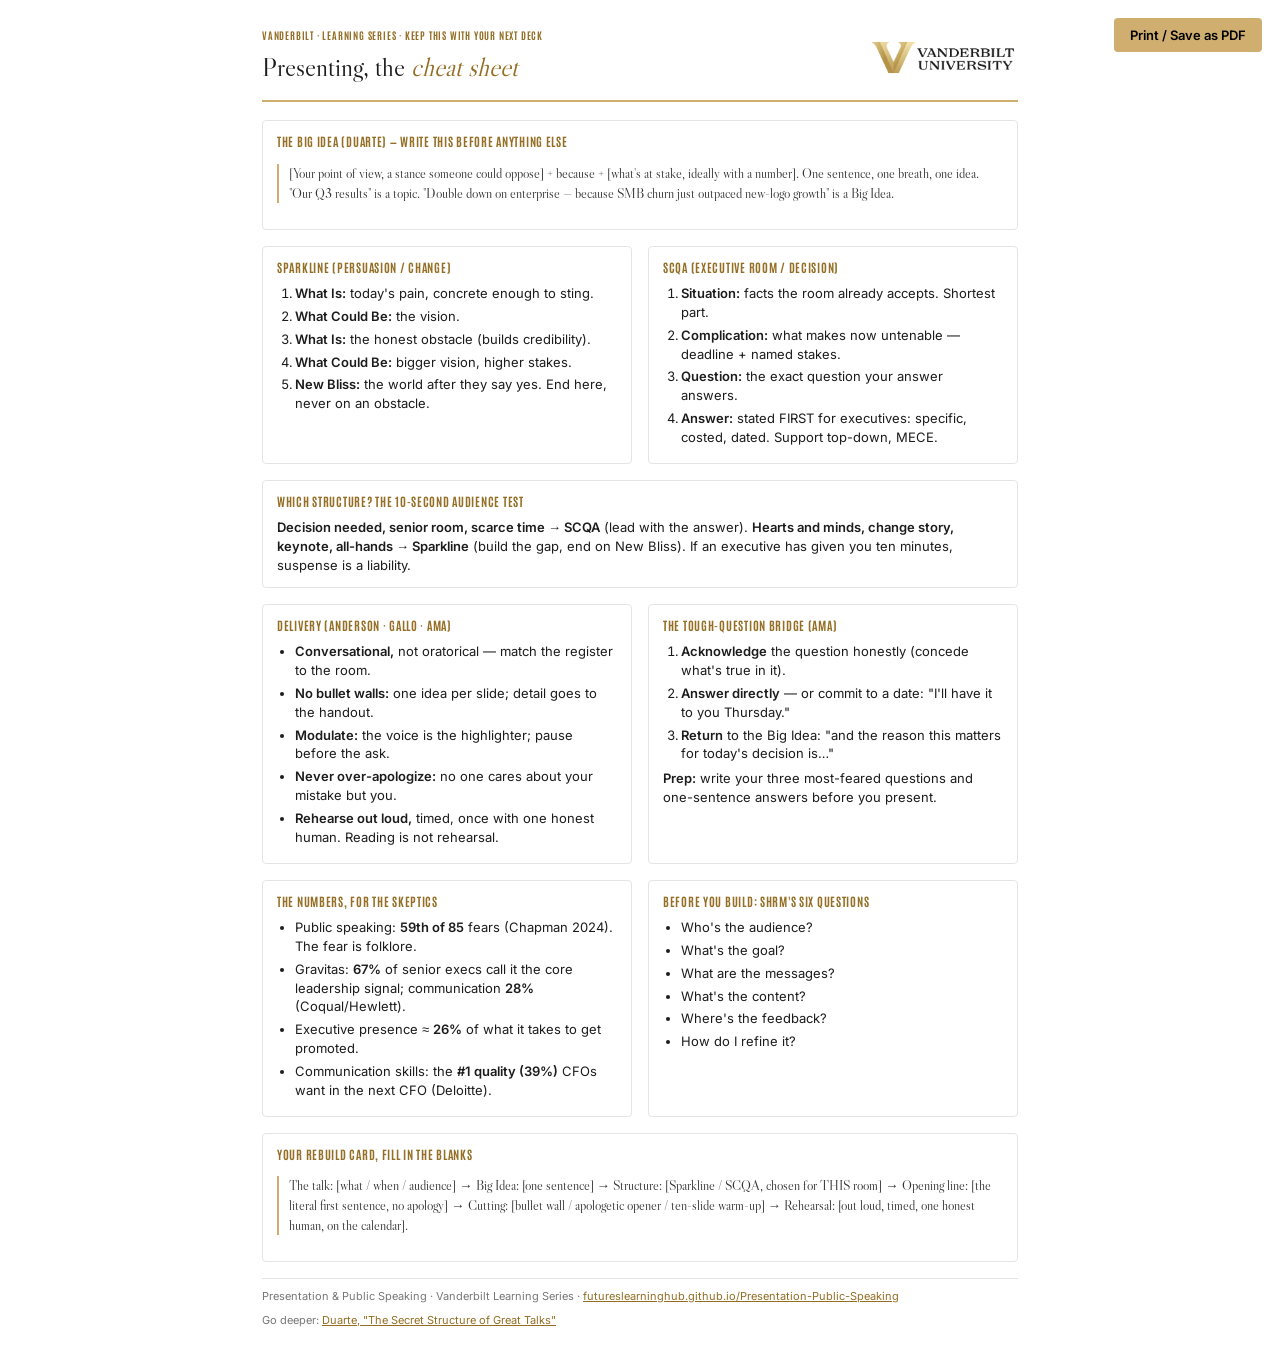
<file: cheatsheet.html>
<!DOCTYPE html>
<html lang="en">
<head>
<meta charset="UTF-8">
<meta name="viewport" content="width=device-width, initial-scale=1">
<title>Presentation &amp; Public Speaking Cheat Sheet | Vanderbilt</title>
<meta name="robots" content="noindex">
<style>
  @font-face { font-family: 'Libre Caslon Display'; font-style: normal; font-weight: 400;
    src: url('assets/fonts/libre-caslon-display-latin-400-normal.woff2') format('woff2'); }
  @font-face { font-family: 'Inter'; font-style: normal; font-weight: 400;
    src: url('assets/fonts/inter-latin-400-normal.woff2') format('woff2'); }
  @font-face { font-family: 'Inter'; font-style: normal; font-weight: 600;
    src: url('assets/fonts/inter-latin-600-normal.woff2') format('woff2'); }
  @font-face { font-family: 'Antonio'; font-style: normal; font-weight: 700;
    src: url('assets/fonts/antonio-latin-700-normal.woff2') format('woff2'); }
  * { box-sizing: border-box; }
  body { margin: 0; font-family: 'Inter', Arial, sans-serif; color: #1C1C1C; background: #fff;
    font-size: 13px; line-height: 1.45; }
  .sheet { max-width: 820px; margin: 0 auto; padding: 28px 32px; }
  header { display: flex; align-items: center; justify-content: space-between; gap: 16px;
    border-bottom: 2px solid #CFAE70; padding-bottom: 14px; margin-bottom: 18px; }
  header img { width: 150px; }
  h1 { font-family: 'Libre Caslon Display', 'Times New Roman', serif; font-weight: 400;
    font-size: 26px; margin: 0; }
  h1 em { font-style: italic; color: #946E24; }
  .eyebrow { font-family: 'Antonio', Impact, sans-serif; font-weight: 700; text-transform: uppercase;
    letter-spacing: .08em; font-size: 10px; color: #946E24; margin: 0 0 6px; }
  .grid { display: grid; grid-template-columns: 1fr 1fr; gap: 16px; }
  .box { border: 1px solid #E4E4E4; border-radius: 4px; padding: 12px 14px; break-inside: avoid; }
  .box h2 { font-family: 'Antonio', Impact, sans-serif; font-weight: 700; text-transform: uppercase;
    letter-spacing: .06em; font-size: 12px; color: #946E24; margin: 0 0 8px; }
  ol, ul { margin: 0; padding-left: 18px; }
  li { margin-bottom: 4px; }
  b { font-weight: 600; }
  .full { grid-column: 1 / -1; }
  .prompt { font-family: 'Libre Caslon Display', serif; font-size: 13.5px; border-left: 2px solid #CFAE70;
    padding-left: 10px; color: #333; }
  footer { margin-top: 16px; border-top: 1px solid #E4E4E4; padding-top: 10px; font-size: 11px; color: #777;
    display: flex; justify-content: space-between; flex-wrap: wrap; gap: 8px; }
  a { color: #946E24; }
  .printbtn { position: fixed; right: 18px; top: 18px; background: #CFAE70; border: 0; border-radius: 4px;
    padding: 9px 16px; font-family: Inter, Arial, sans-serif; font-weight: 600; font-size: 13px; cursor: pointer; }
  @media print { .printbtn { display: none; } body { font-size: 11.5px; } .sheet { padding: 0; max-width: none; } }
  @media (max-width: 640px) { .grid { grid-template-columns: 1fr; } }
</style>
</head>
<body>
<button class="printbtn" onclick="window.print()">Print / Save as PDF</button>
<div class="sheet">
  <header>
    <div>
      <p class="eyebrow">Vanderbilt · Learning Series · Keep this with your next deck</p>
      <h1>Presenting, the <em>cheat sheet</em></h1>
    </div>
    <img src="assets/img/vu-lockup-black.png" alt="Vanderbilt University">
  </header>

  <div class="grid">
    <div class="box full">
      <h2>The Big Idea (Duarte) — write this before anything else</h2>
      <p class="prompt">[Your point of view, a stance someone could oppose] + because + [what's at stake, ideally with a number]. One sentence, one breath, one idea. "Our Q3 results" is a topic. "Double down on enterprise — because SMB churn just outpaced new-logo growth" is a Big Idea.</p>
    </div>

    <div class="box">
      <h2>Sparkline (persuasion / change)</h2>
      <ol>
        <li><b>What Is:</b> today's pain, concrete enough to sting.</li>
        <li><b>What Could Be:</b> the vision.</li>
        <li><b>What Is:</b> the honest obstacle (builds credibility).</li>
        <li><b>What Could Be:</b> bigger vision, higher stakes.</li>
        <li><b>New Bliss:</b> the world after they say yes. End here, never on an obstacle.</li>
      </ol>
    </div>

    <div class="box">
      <h2>SCQA (executive room / decision)</h2>
      <ol>
        <li><b>Situation:</b> facts the room already accepts. Shortest part.</li>
        <li><b>Complication:</b> what makes now untenable — deadline + named stakes.</li>
        <li><b>Question:</b> the exact question your answer answers.</li>
        <li><b>Answer:</b> stated FIRST for executives: specific, costed, dated. Support top-down, MECE.</li>
      </ol>
    </div>

    <div class="box full">
      <h2>Which structure? The 10-second audience test</h2>
      <p style="margin:0"><b>Decision needed, senior room, scarce time → SCQA</b> (lead with the answer). <b>Hearts and minds, change story, keynote, all-hands → Sparkline</b> (build the gap, end on New Bliss). If an executive has given you ten minutes, suspense is a liability.</p>
    </div>

    <div class="box">
      <h2>Delivery (Anderson · Gallo · AMA)</h2>
      <ul>
        <li><b>Conversational,</b> not oratorical — match the register to the room.</li>
        <li><b>No bullet walls:</b> one idea per slide; detail goes to the handout.</li>
        <li><b>Modulate:</b> the voice is the highlighter; pause before the ask.</li>
        <li><b>Never over-apologize:</b> no one cares about your mistake but you.</li>
        <li><b>Rehearse out loud,</b> timed, once with one honest human. Reading is not rehearsal.</li>
      </ul>
    </div>

    <div class="box">
      <h2>The tough-question bridge (AMA)</h2>
      <ol>
        <li><b>Acknowledge</b> the question honestly (concede what's true in it).</li>
        <li><b>Answer directly</b> — or commit to a date: "I'll have it to you Thursday."</li>
        <li><b>Return</b> to the Big Idea: "and the reason this matters for today's decision is…"</li>
      </ol>
      <p style="margin:6px 0 0"><b>Prep:</b> write your three most-feared questions and one-sentence answers before you present.</p>
    </div>

    <div class="box">
      <h2>The numbers, for the skeptics</h2>
      <ul>
        <li>Public speaking: <b>59th of 85</b> fears (Chapman 2024). The fear is folklore.</li>
        <li>Gravitas: <b>67%</b> of senior execs call it the core leadership signal; communication <b>28%</b> (Coqual/Hewlett).</li>
        <li>Executive presence ≈ <b>26%</b> of what it takes to get promoted.</li>
        <li>Communication skills: the <b>#1 quality (39%)</b> CFOs want in the next CFO (Deloitte).</li>
      </ul>
    </div>

    <div class="box">
      <h2>Before you build: SHRM's six questions</h2>
      <ul>
        <li>Who's the audience?</li>
        <li>What's the goal?</li>
        <li>What are the messages?</li>
        <li>What's the content?</li>
        <li>Where's the feedback?</li>
        <li>How do I refine it?</li>
      </ul>
    </div>

    <div class="box full">
      <h2>Your rebuild card, fill in the blanks</h2>
      <p class="prompt">The talk: [what / when / audience] → Big Idea: [one sentence] → Structure: [Sparkline / SCQA, chosen for THIS room] → Opening line: [the literal first sentence, no apology] → Cutting: [bullet wall / apologetic opener / ten-slide warm-up] → Rehearsal: [out loud, timed, one honest human, on the calendar].</p>
    </div>
  </div>

  <footer>
    <span>Presentation &amp; Public Speaking · Vanderbilt Learning Series · <a href="https://futureslearninghub.github.io/Presentation-Public-Speaking/">futureslearninghub.github.io/Presentation-Public-Speaking</a></span>
    <span>Go deeper: <a href="https://www.youtube.com/watch?v=1nYFpuc2Umk">Duarte, "The Secret Structure of Great Talks"</a></span>
  </footer>
</div>
</body>
</html>
</file>
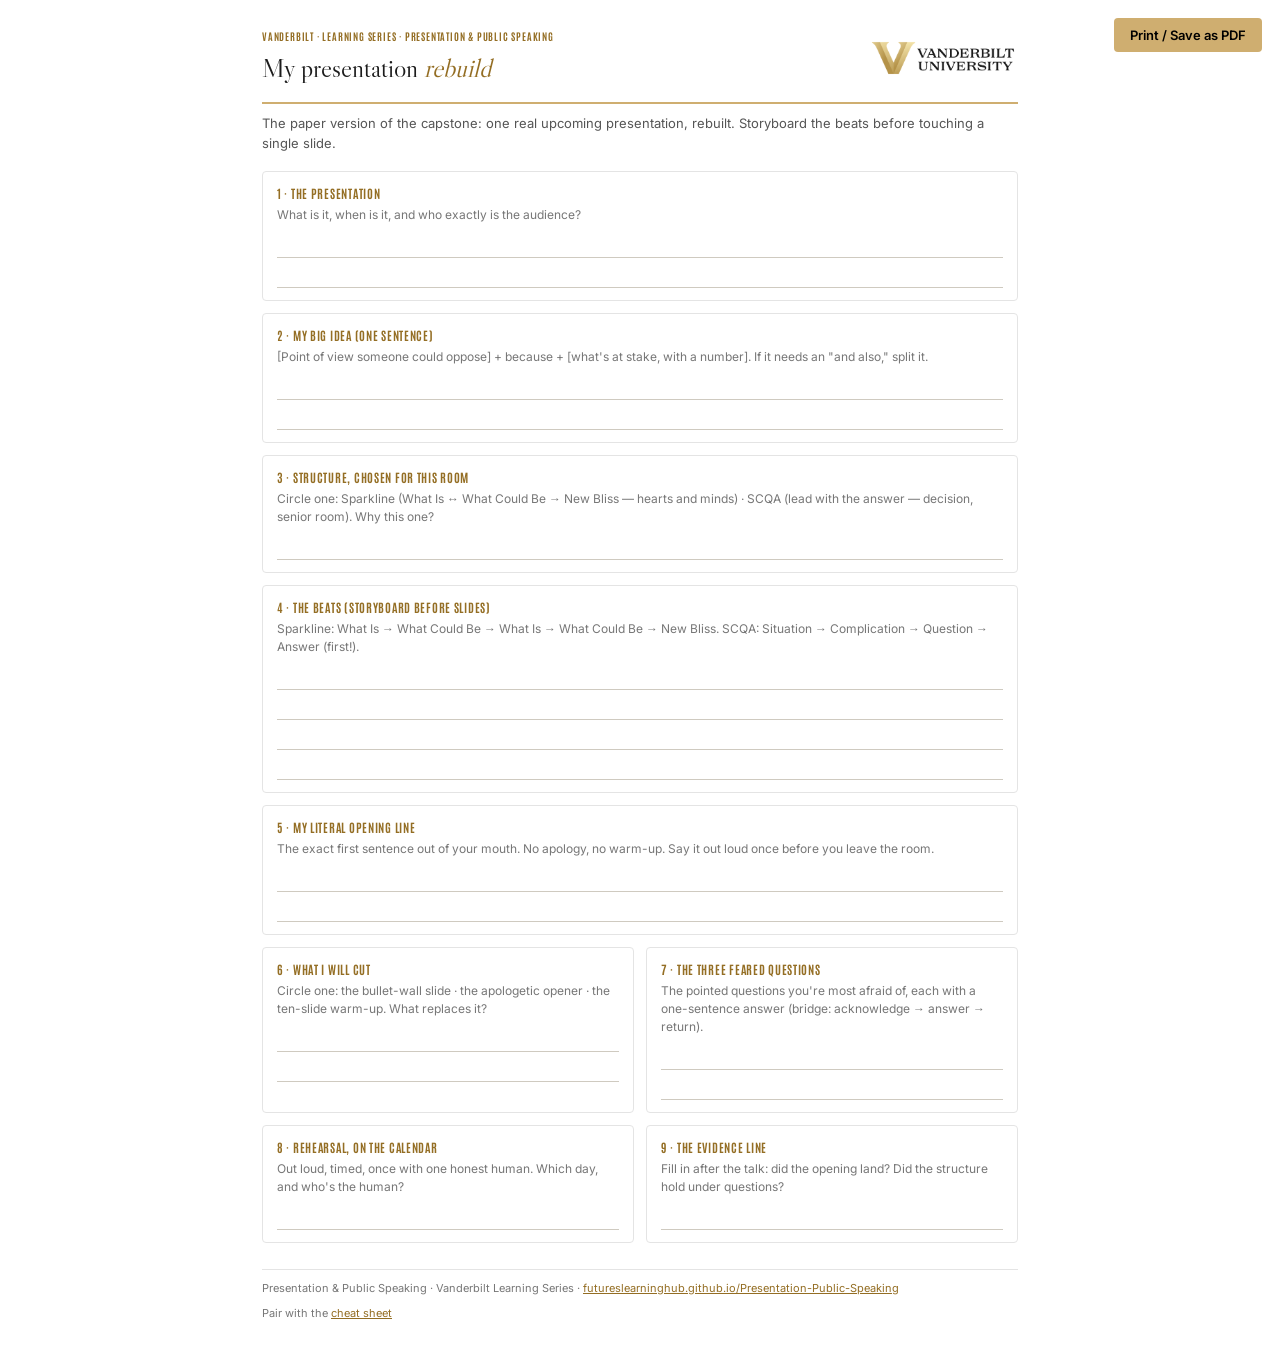
<file: worksheet.html>
<!DOCTYPE html>
<html lang="en">
<head>
<meta charset="UTF-8">
<meta name="viewport" content="width=device-width, initial-scale=1">
<title>Presentation Rebuild Worksheet | Vanderbilt</title>
<meta name="robots" content="noindex">
<style>
  @font-face { font-family: 'Libre Caslon Display'; font-style: normal; font-weight: 400;
    src: url('assets/fonts/libre-caslon-display-latin-400-normal.woff2') format('woff2'); }
  @font-face { font-family: 'Inter'; font-style: normal; font-weight: 400;
    src: url('assets/fonts/inter-latin-400-normal.woff2') format('woff2'); }
  @font-face { font-family: 'Inter'; font-style: normal; font-weight: 600;
    src: url('assets/fonts/inter-latin-600-normal.woff2') format('woff2'); }
  @font-face { font-family: 'Antonio'; font-style: normal; font-weight: 700;
    src: url('assets/fonts/antonio-latin-700-normal.woff2') format('woff2'); }
  * { box-sizing: border-box; }
  body { margin: 0; font-family: 'Inter', Arial, sans-serif; color: #1C1C1C; background: #fff;
    font-size: 13px; line-height: 1.5; }
  .sheet { max-width: 820px; margin: 0 auto; padding: 28px 32px; }
  header { display: flex; align-items: center; justify-content: space-between; gap: 16px;
    border-bottom: 2px solid #CFAE70; padding-bottom: 14px; margin-bottom: 6px; }
  header img { width: 150px; }
  h1 { font-family: 'Libre Caslon Display', 'Times New Roman', serif; font-weight: 400;
    font-size: 26px; margin: 0; }
  h1 em { font-style: italic; color: #946E24; }
  .eyebrow { font-family: 'Antonio', Impact, sans-serif; font-weight: 700; text-transform: uppercase;
    letter-spacing: .08em; font-size: 10px; color: #946E24; margin: 0 0 6px; }
  .intro { color: #555; margin: 10px 0 18px; }
  .field { border: 1px solid #E4E4E4; border-radius: 4px; padding: 12px 14px; margin-bottom: 12px;
    break-inside: avoid; }
  .field h2 { font-family: 'Antonio', Impact, sans-serif; font-weight: 700; text-transform: uppercase;
    letter-spacing: .06em; font-size: 12px; color: #946E24; margin: 0 0 4px; }
  .field p.hint { margin: 0 0 8px; color: #777; font-size: 12px; }
  .lines { border-bottom: 1px solid #cfcac0; height: 26px; }
  .lines + .lines { margin-top: 4px; }
  .two { display: grid; grid-template-columns: 1fr 1fr; gap: 12px; }
  footer { margin-top: 14px; border-top: 1px solid #E4E4E4; padding-top: 10px; font-size: 11px; color: #777;
    display: flex; justify-content: space-between; flex-wrap: wrap; gap: 8px; }
  a { color: #946E24; }
  .printbtn { position: fixed; right: 18px; top: 18px; background: #CFAE70; border: 0; border-radius: 4px;
    padding: 9px 16px; font-family: Inter, Arial, sans-serif; font-weight: 600; font-size: 13px; cursor: pointer; }
  @media print { .printbtn { display: none; } body { font-size: 11.5px; } .sheet { padding: 0; max-width: none; } }
  @media (max-width: 640px) { .two { grid-template-columns: 1fr; } }
</style>
</head>
<body>
<button class="printbtn" onclick="window.print()">Print / Save as PDF</button>
<div class="sheet">
  <header>
    <div>
      <p class="eyebrow">Vanderbilt · Learning Series · Presentation &amp; Public Speaking</p>
      <h1>My presentation <em>rebuild</em></h1>
    </div>
    <img src="assets/img/vu-lockup-black.png" alt="Vanderbilt University">
  </header>
  <p class="intro">The paper version of the capstone: one real upcoming presentation, rebuilt. Storyboard the beats before touching a single slide.</p>

  <div class="field">
    <h2>1 · The presentation</h2>
    <p class="hint">What is it, when is it, and who exactly is the audience?</p>
    <div class="lines"></div>
    <div class="lines"></div>
  </div>

  <div class="field">
    <h2>2 · My Big Idea (one sentence)</h2>
    <p class="hint">[Point of view someone could oppose] + because + [what's at stake, with a number]. If it needs an "and also," split it.</p>
    <div class="lines"></div>
    <div class="lines"></div>
  </div>

  <div class="field">
    <h2>3 · Structure, chosen for THIS room</h2>
    <p class="hint">Circle one: Sparkline (What Is ↔ What Could Be → New Bliss — hearts and minds) · SCQA (lead with the answer — decision, senior room). Why this one?</p>
    <div class="lines"></div>
  </div>

  <div class="field">
    <h2>4 · The beats (storyboard before slides)</h2>
    <p class="hint">Sparkline: What Is → What Could Be → What Is → What Could Be → New Bliss. SCQA: Situation → Complication → Question → Answer (first!).</p>
    <div class="lines"></div>
    <div class="lines"></div>
    <div class="lines"></div>
    <div class="lines"></div>
  </div>

  <div class="field">
    <h2>5 · My literal opening line</h2>
    <p class="hint">The exact first sentence out of your mouth. No apology, no warm-up. Say it out loud once before you leave the room.</p>
    <div class="lines"></div>
    <div class="lines"></div>
  </div>

  <div class="two">
    <div class="field">
      <h2>6 · What I will CUT</h2>
      <p class="hint">Circle one: the bullet-wall slide · the apologetic opener · the ten-slide warm-up. What replaces it?</p>
      <div class="lines"></div>
      <div class="lines"></div>
    </div>
    <div class="field">
      <h2>7 · The three feared questions</h2>
      <p class="hint">The pointed questions you're most afraid of, each with a one-sentence answer (bridge: acknowledge → answer → return).</p>
      <div class="lines"></div>
      <div class="lines"></div>
    </div>
  </div>

  <div class="two">
    <div class="field">
      <h2>8 · Rehearsal, on the calendar</h2>
      <p class="hint">Out loud, timed, once with one honest human. Which day, and who's the human?</p>
      <div class="lines"></div>
    </div>
    <div class="field">
      <h2>9 · The evidence line</h2>
      <p class="hint">Fill in after the talk: did the opening land? Did the structure hold under questions?</p>
      <div class="lines"></div>
    </div>
  </div>

  <footer>
    <span>Presentation &amp; Public Speaking · Vanderbilt Learning Series · <a href="https://futureslearninghub.github.io/Presentation-Public-Speaking/">futureslearninghub.github.io/Presentation-Public-Speaking</a></span>
    <span>Pair with the <a href="cheatsheet.html">cheat sheet</a></span>
  </footer>
</div>
</body>
</html>
</file>
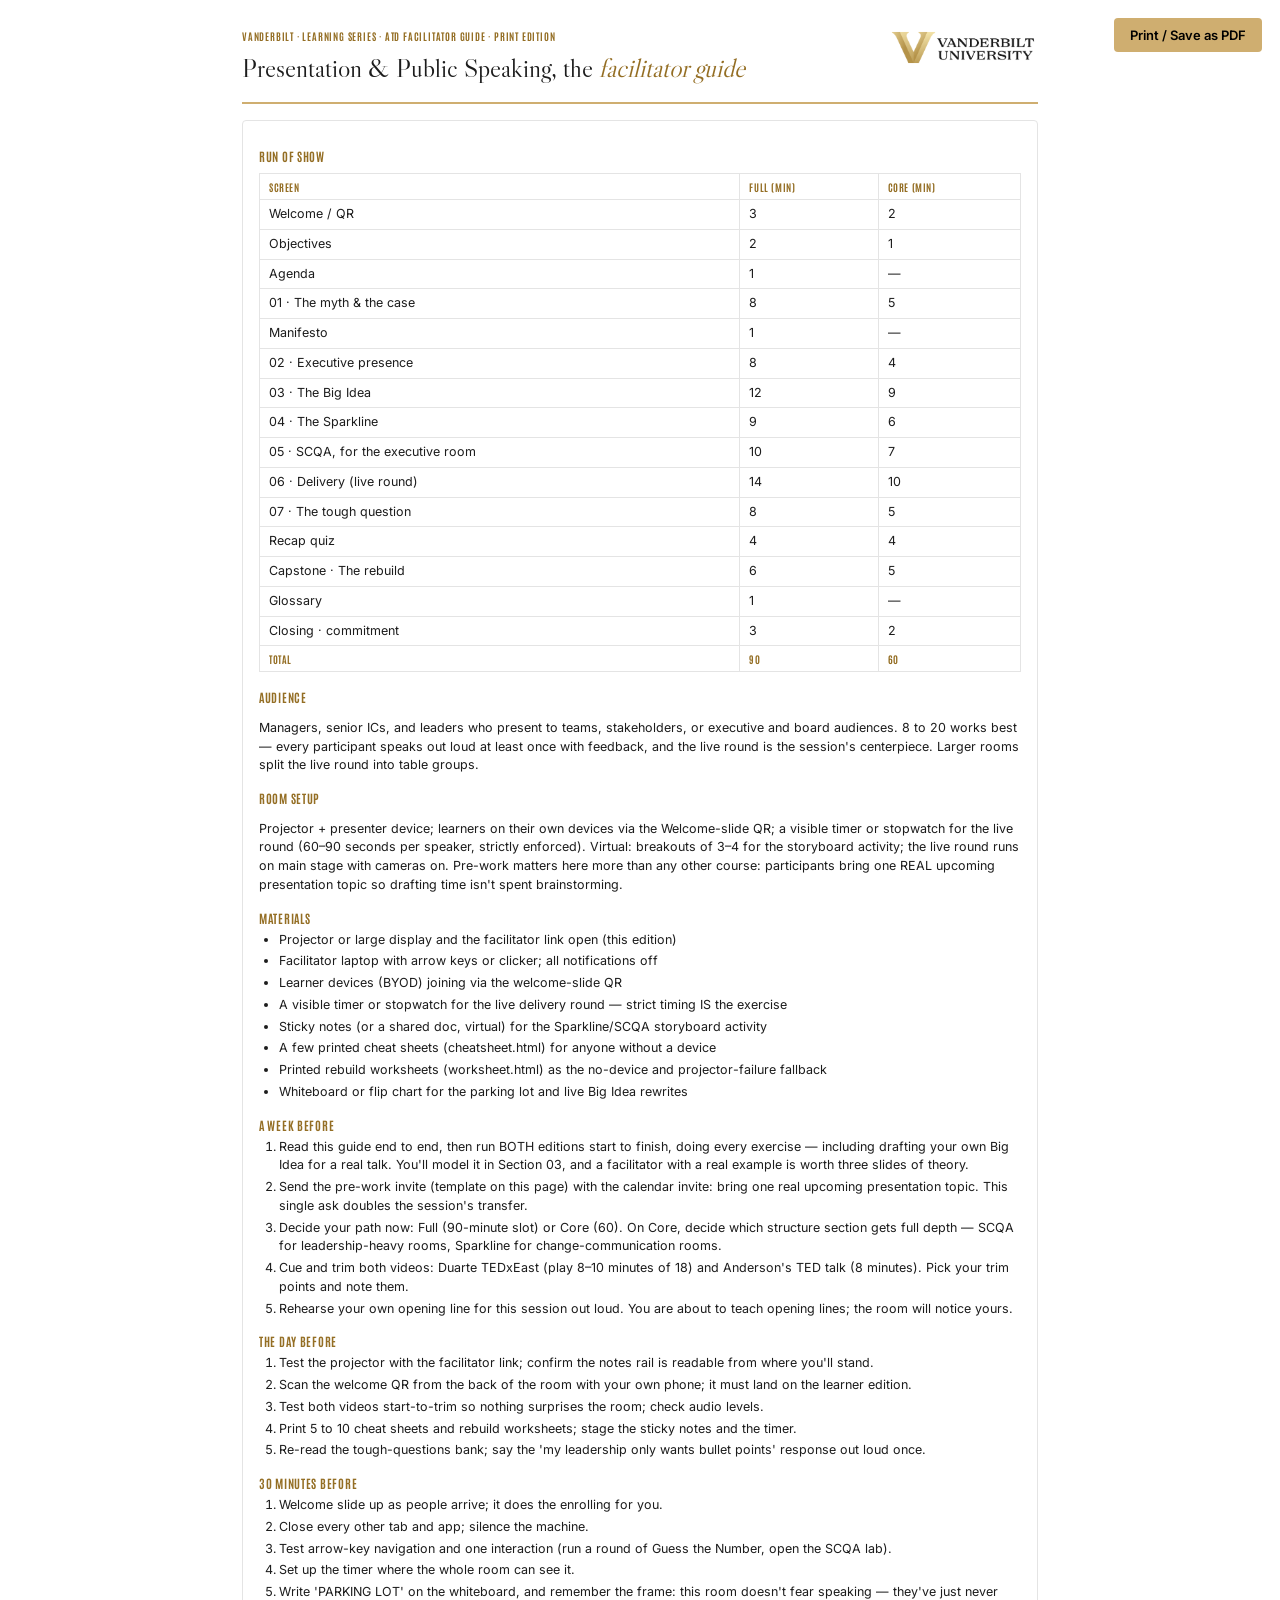
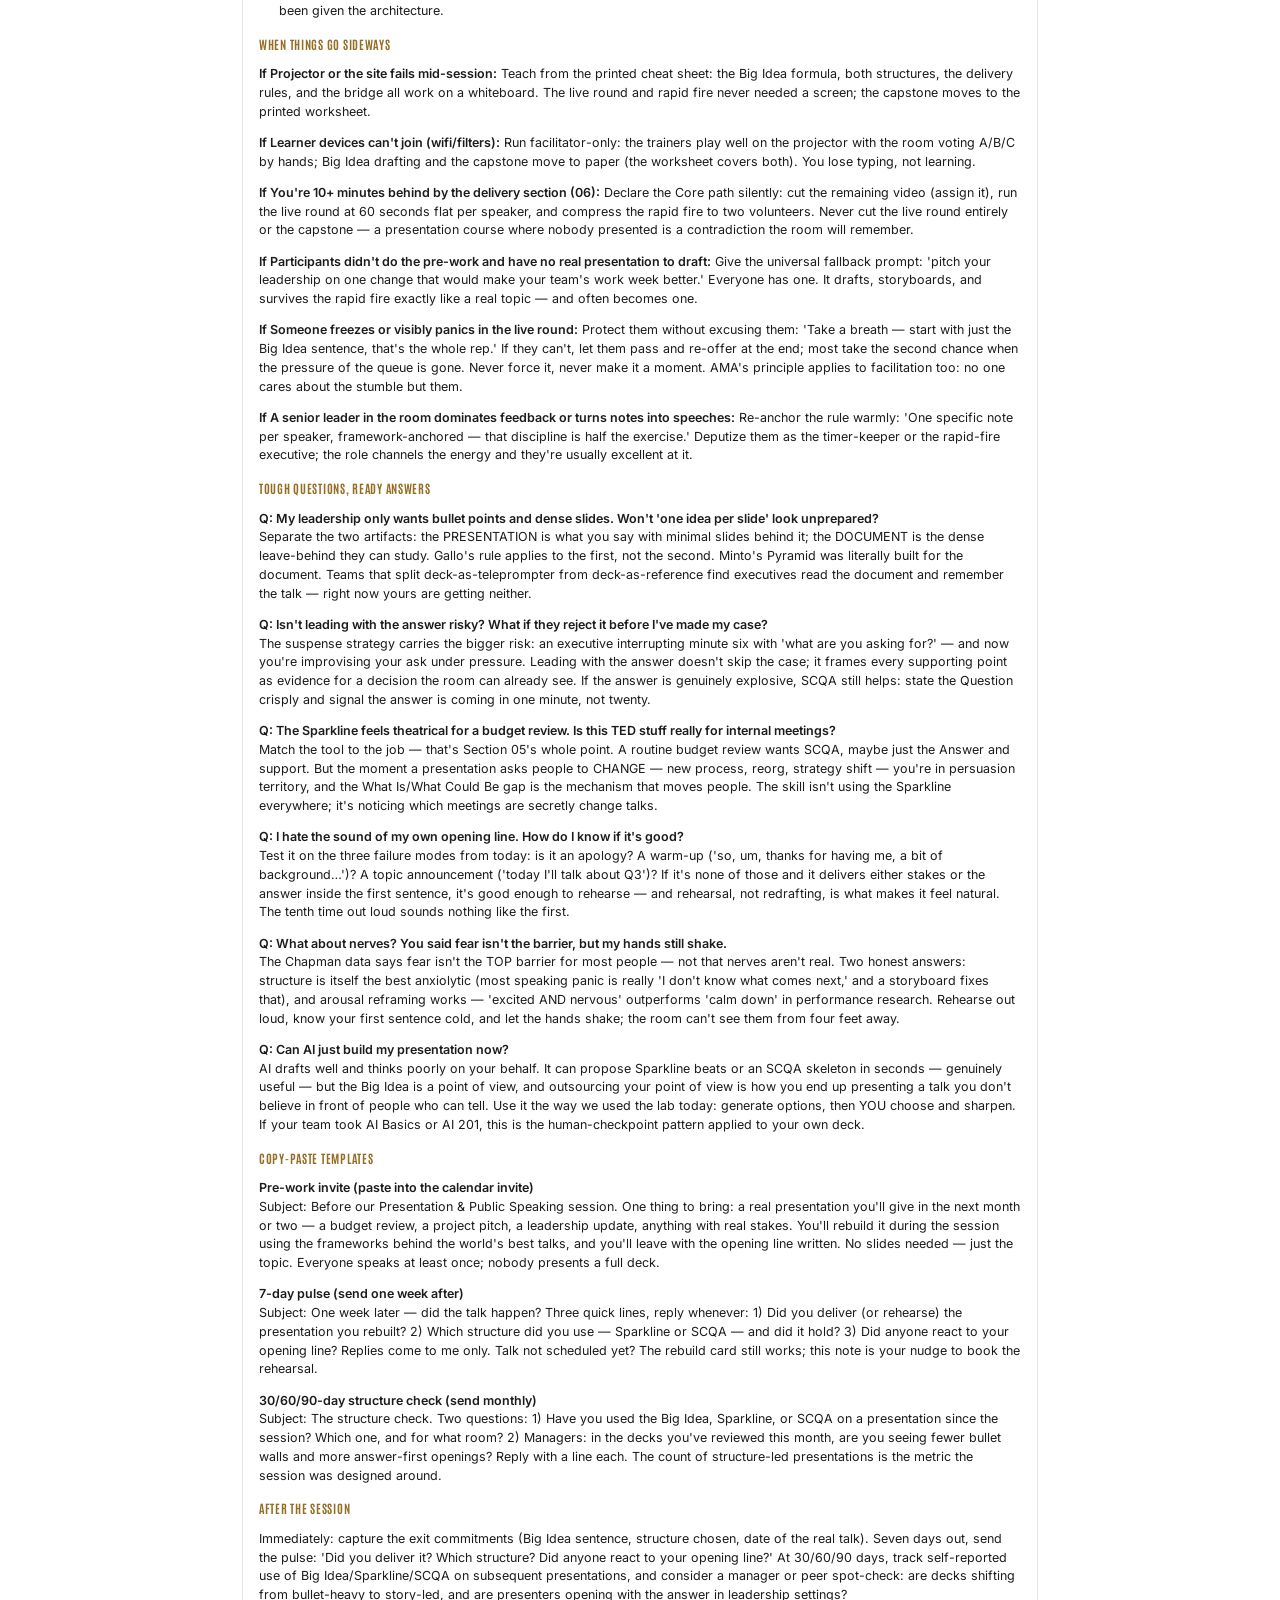
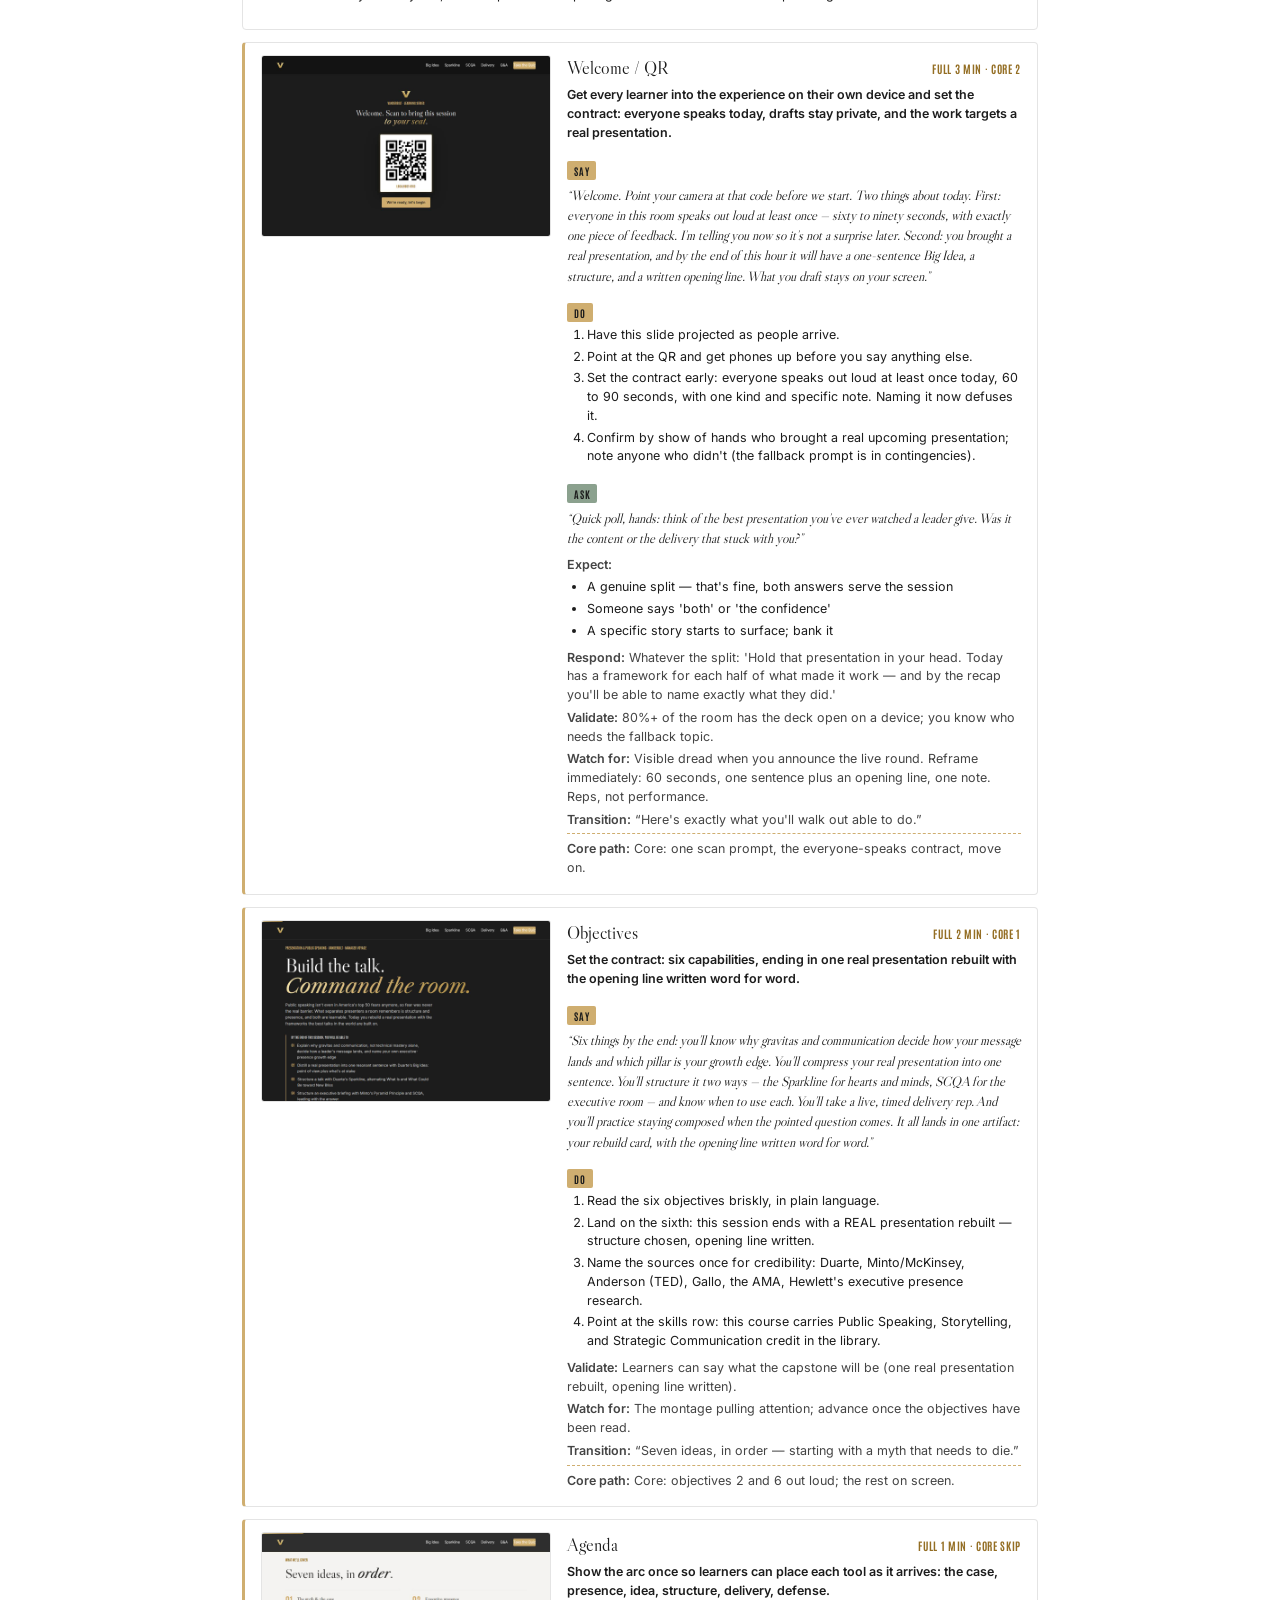
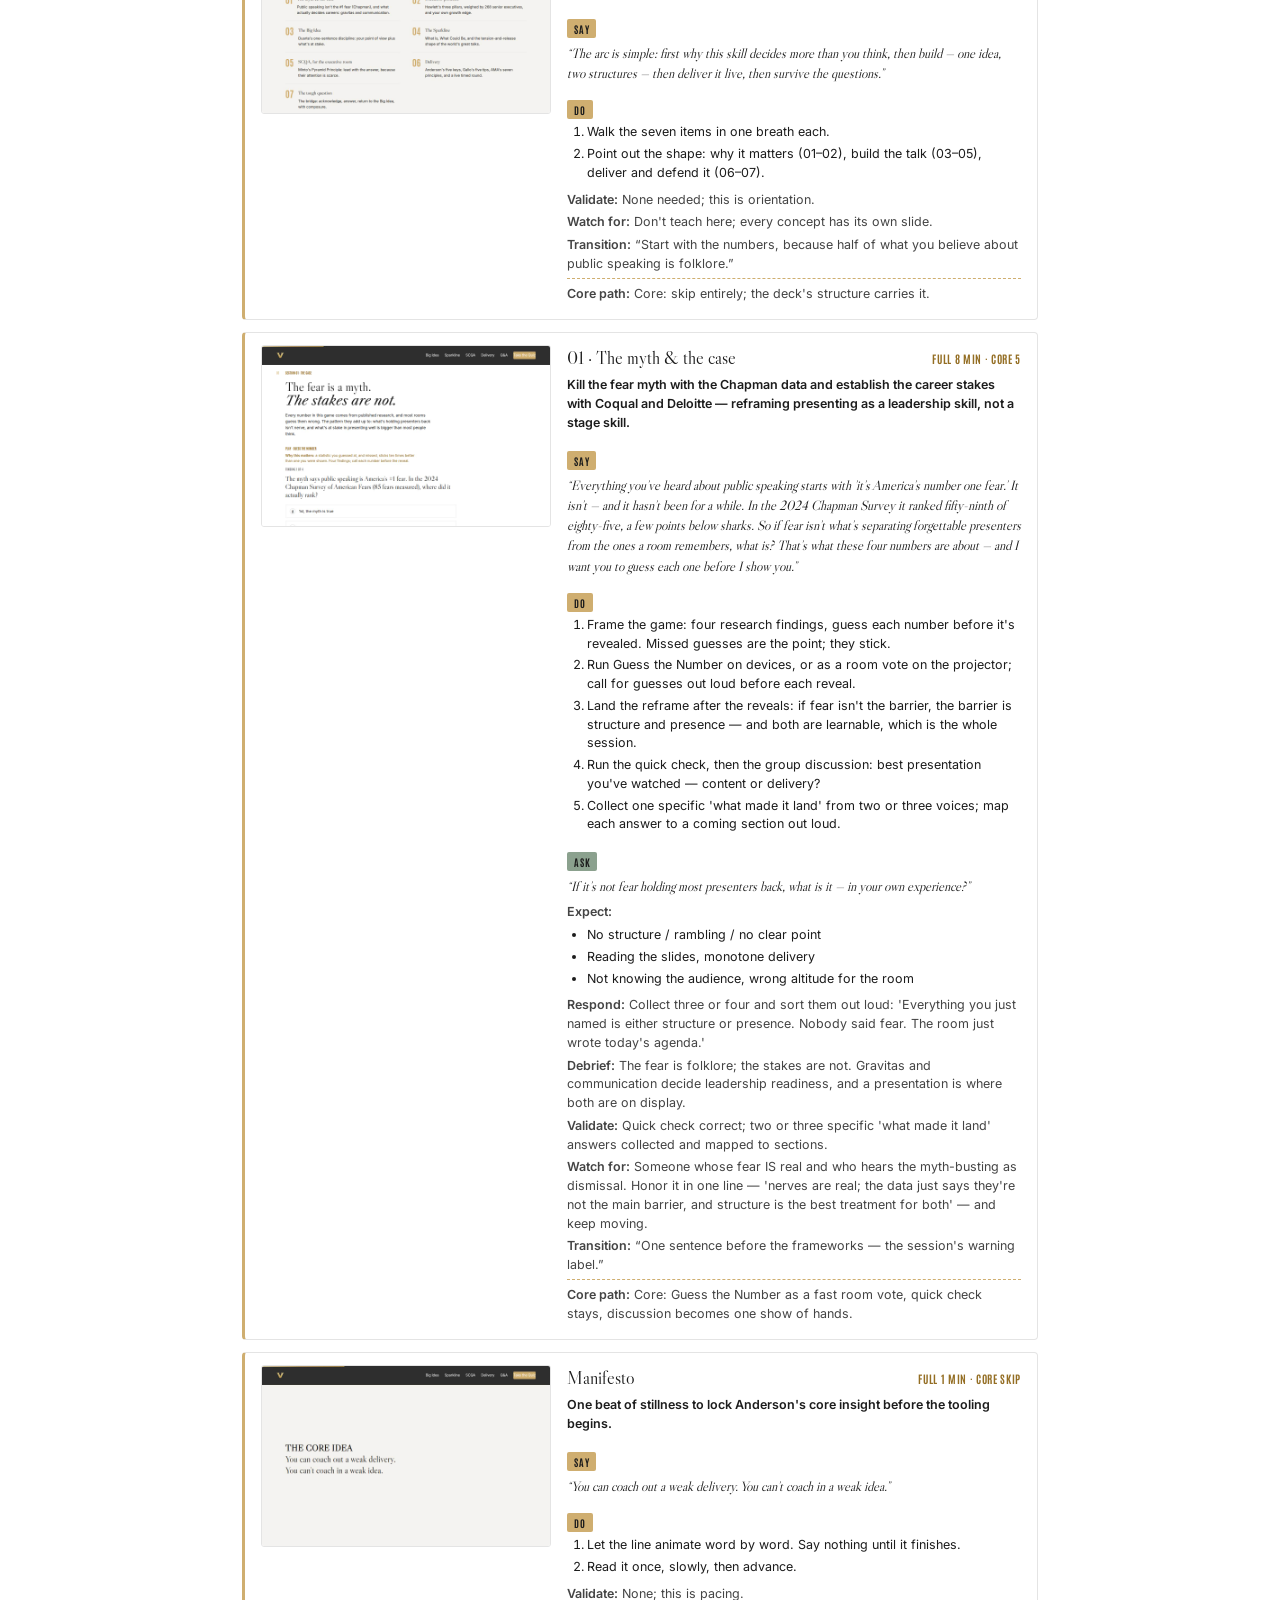
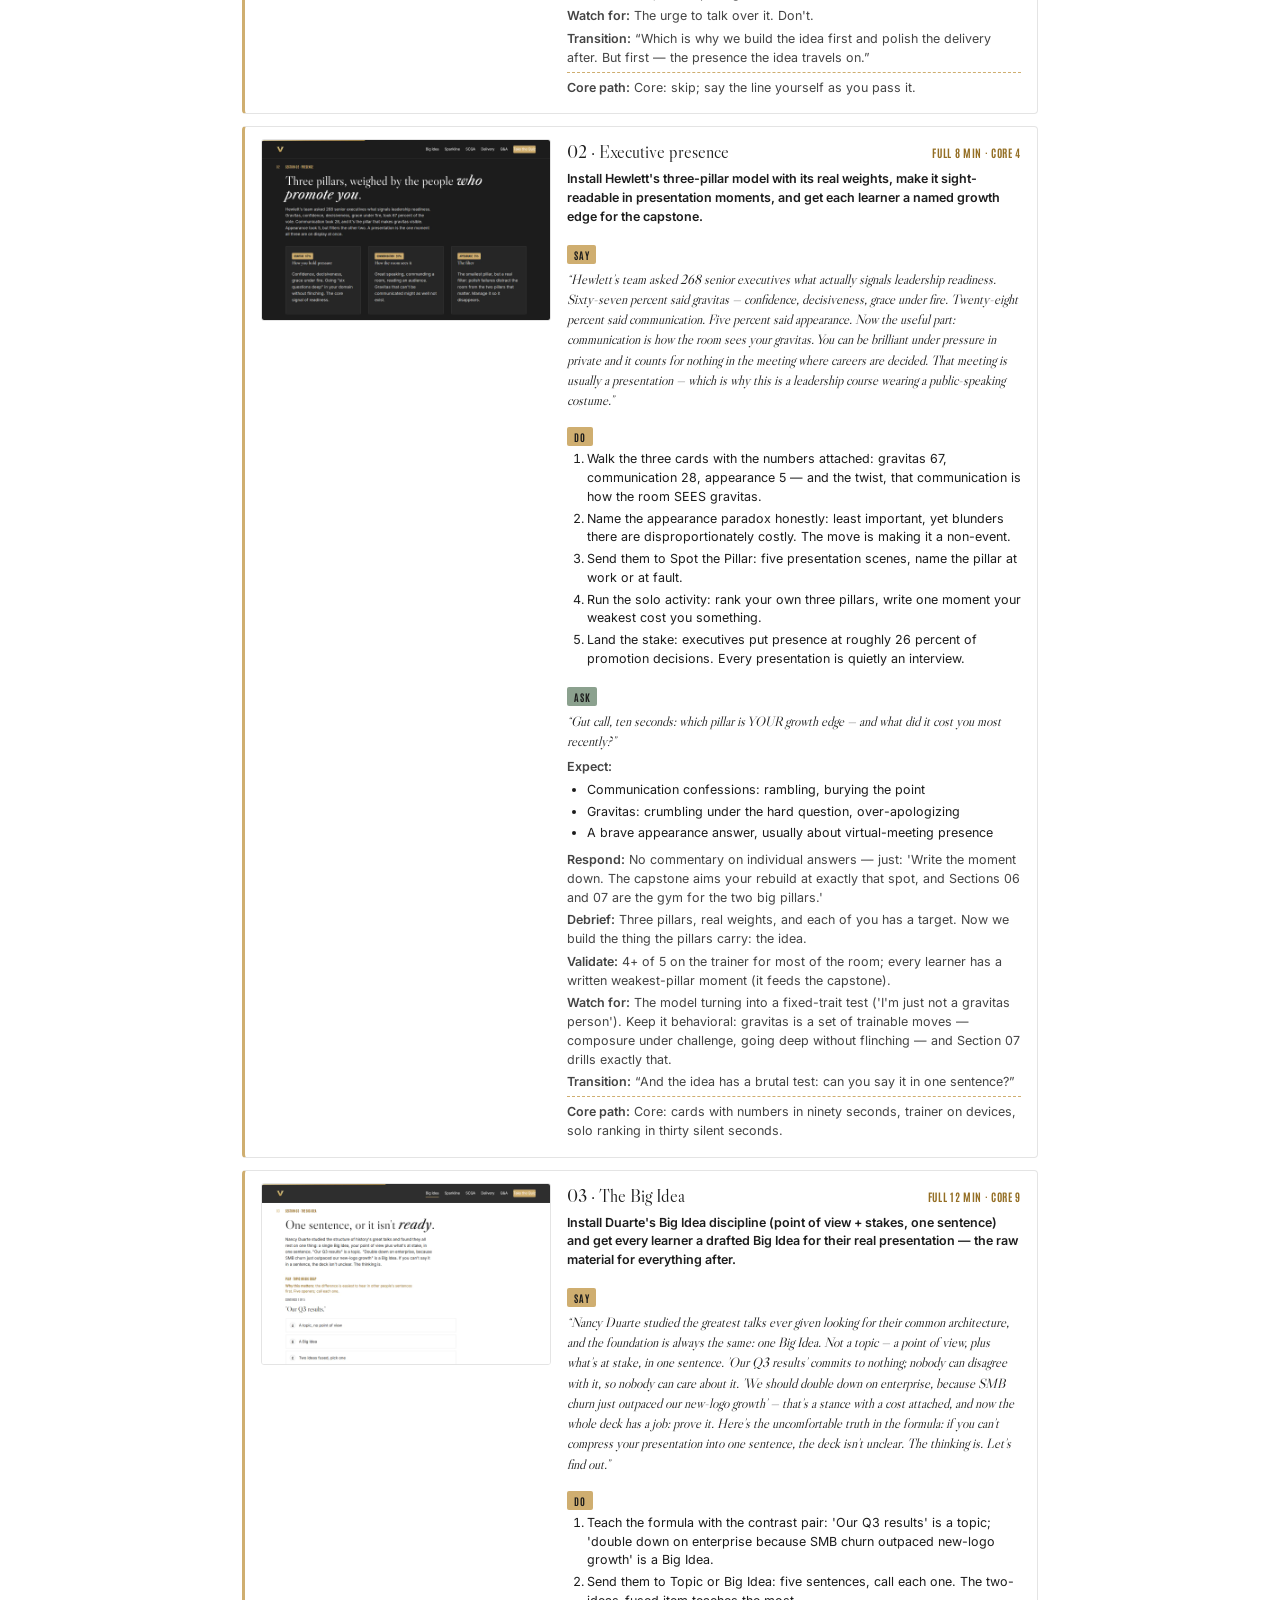
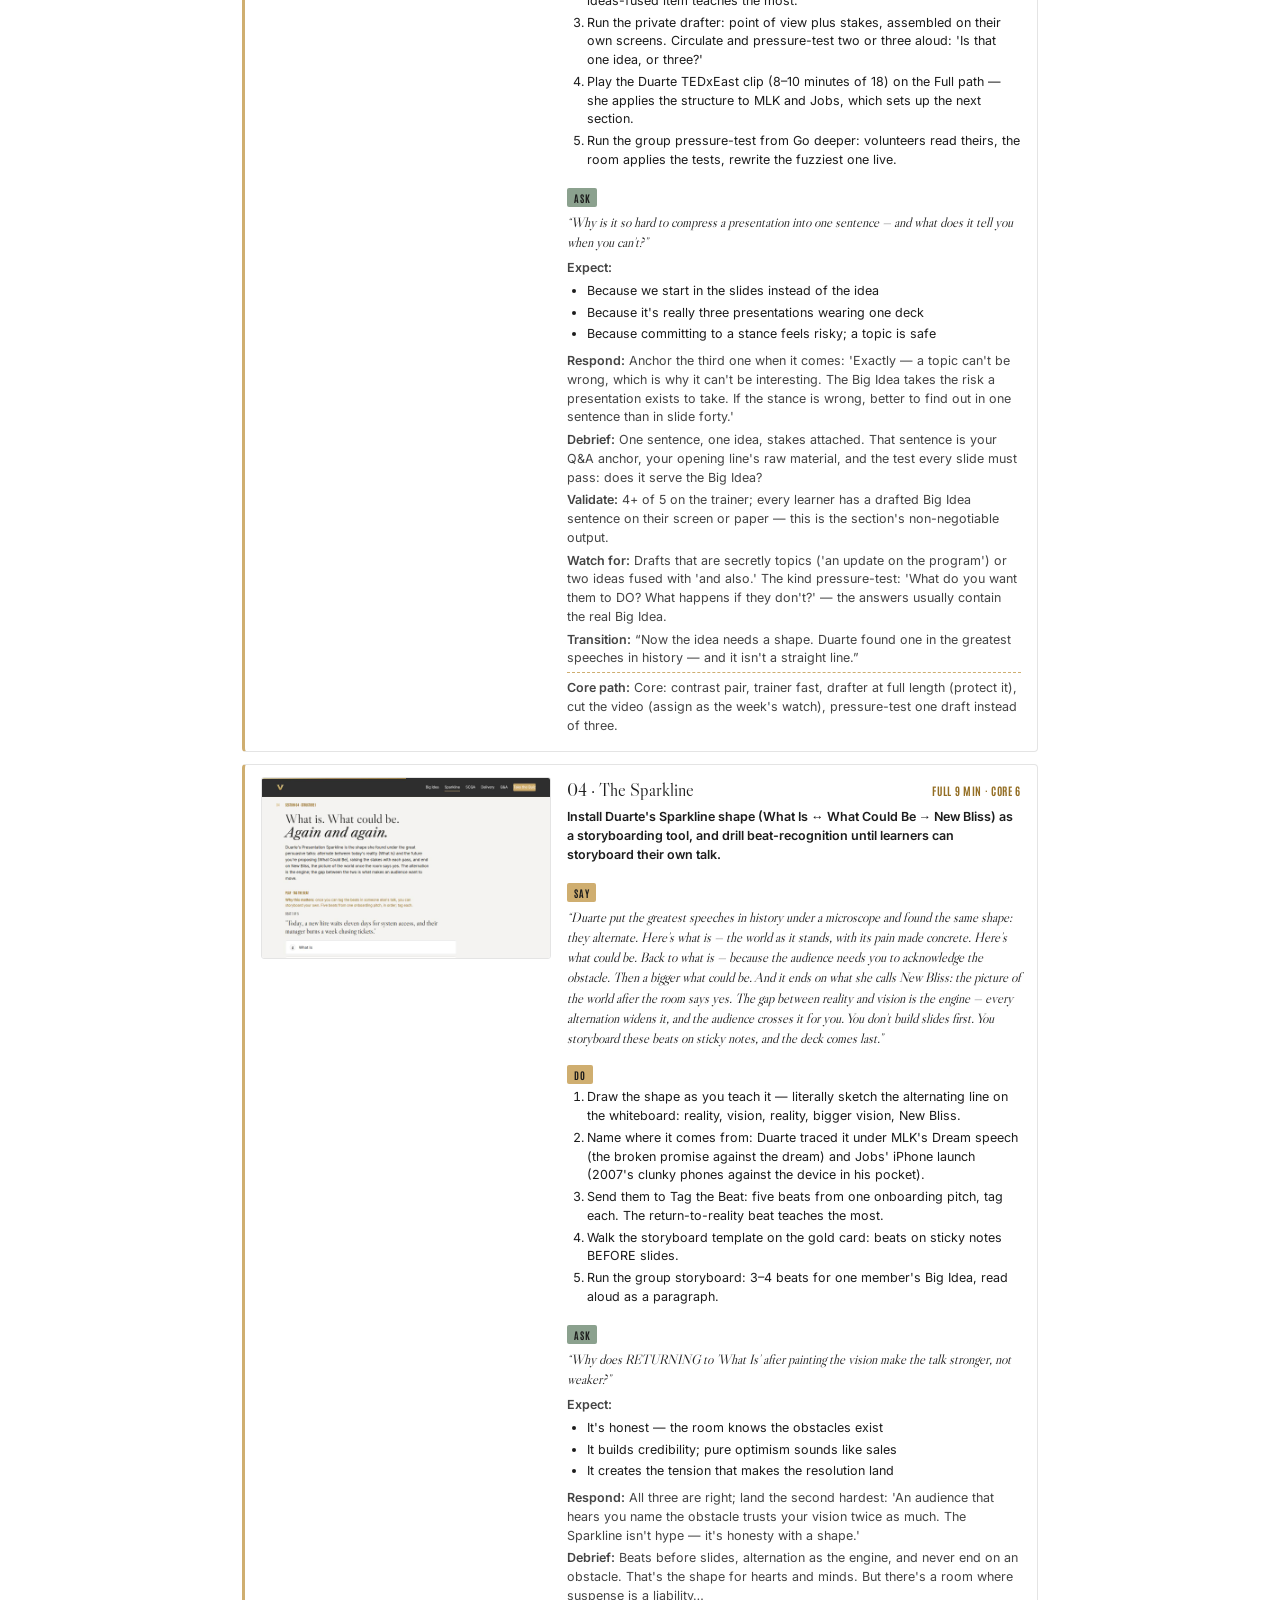
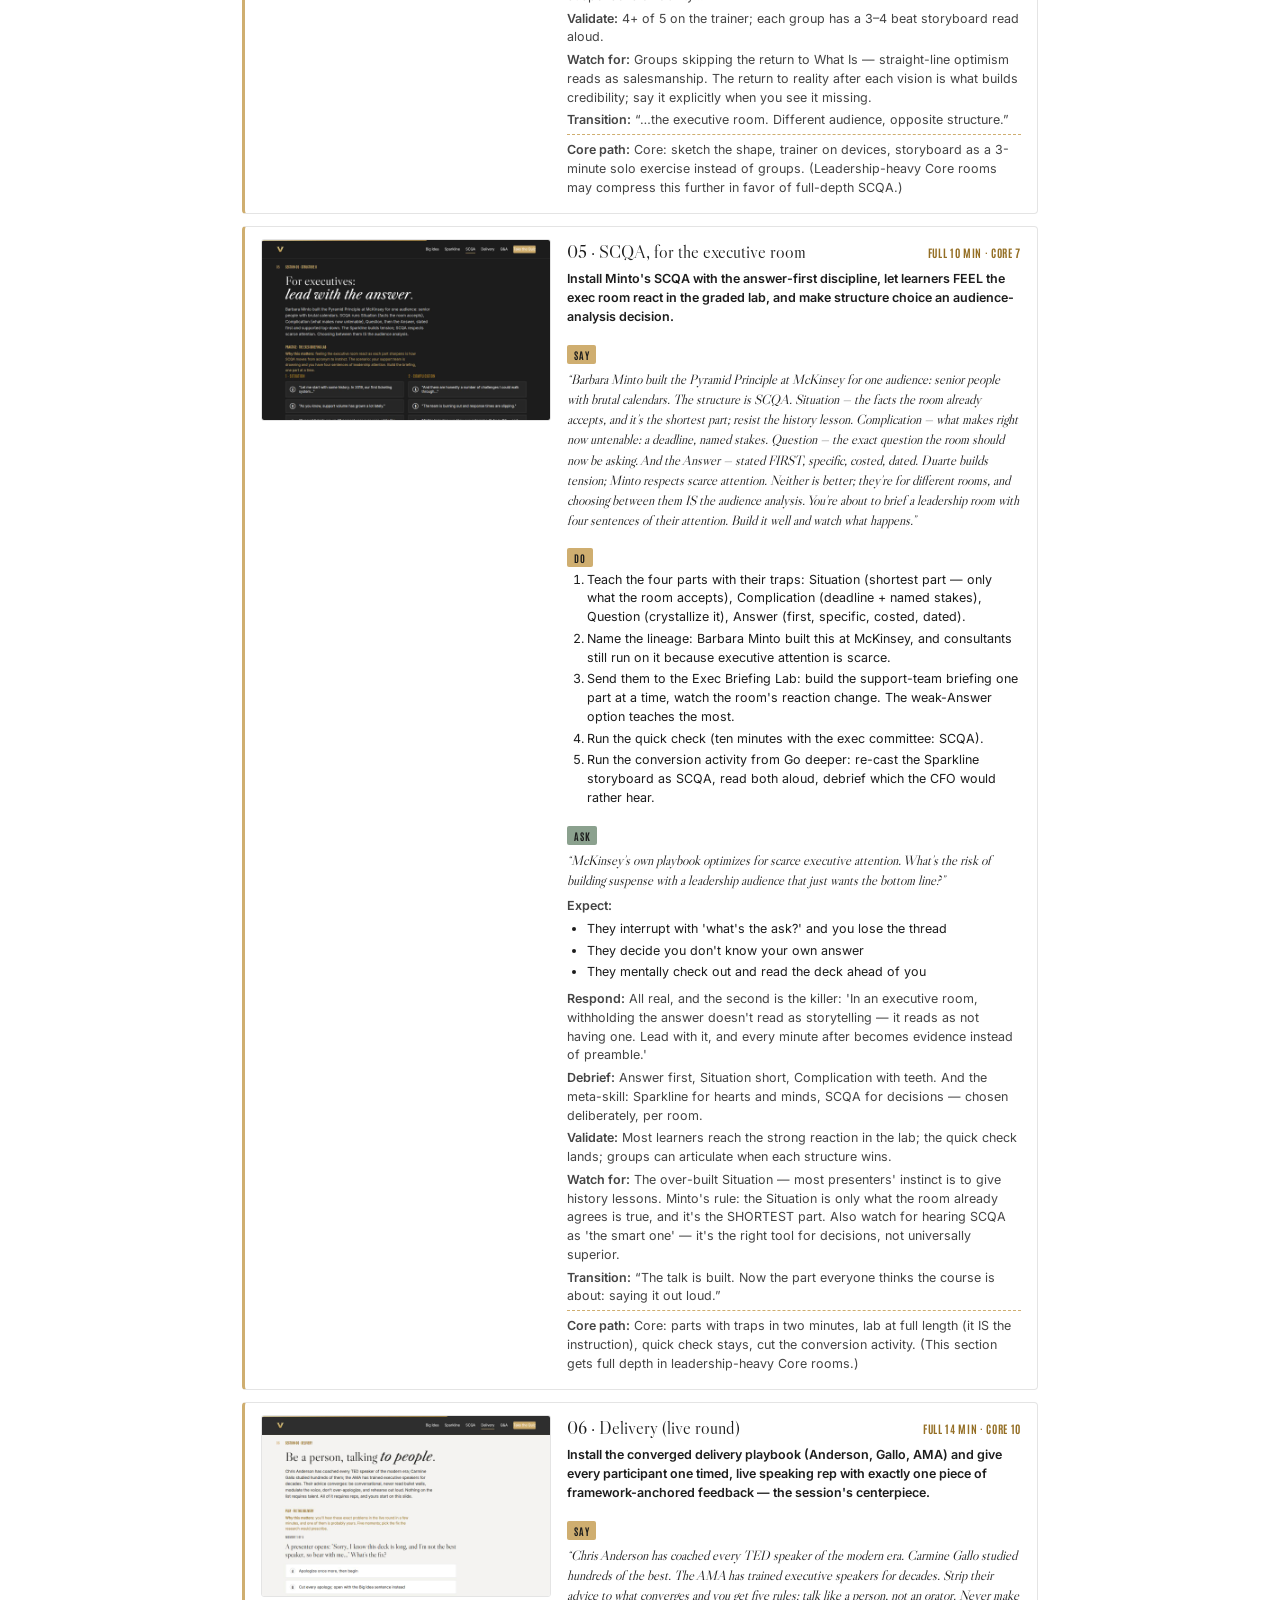
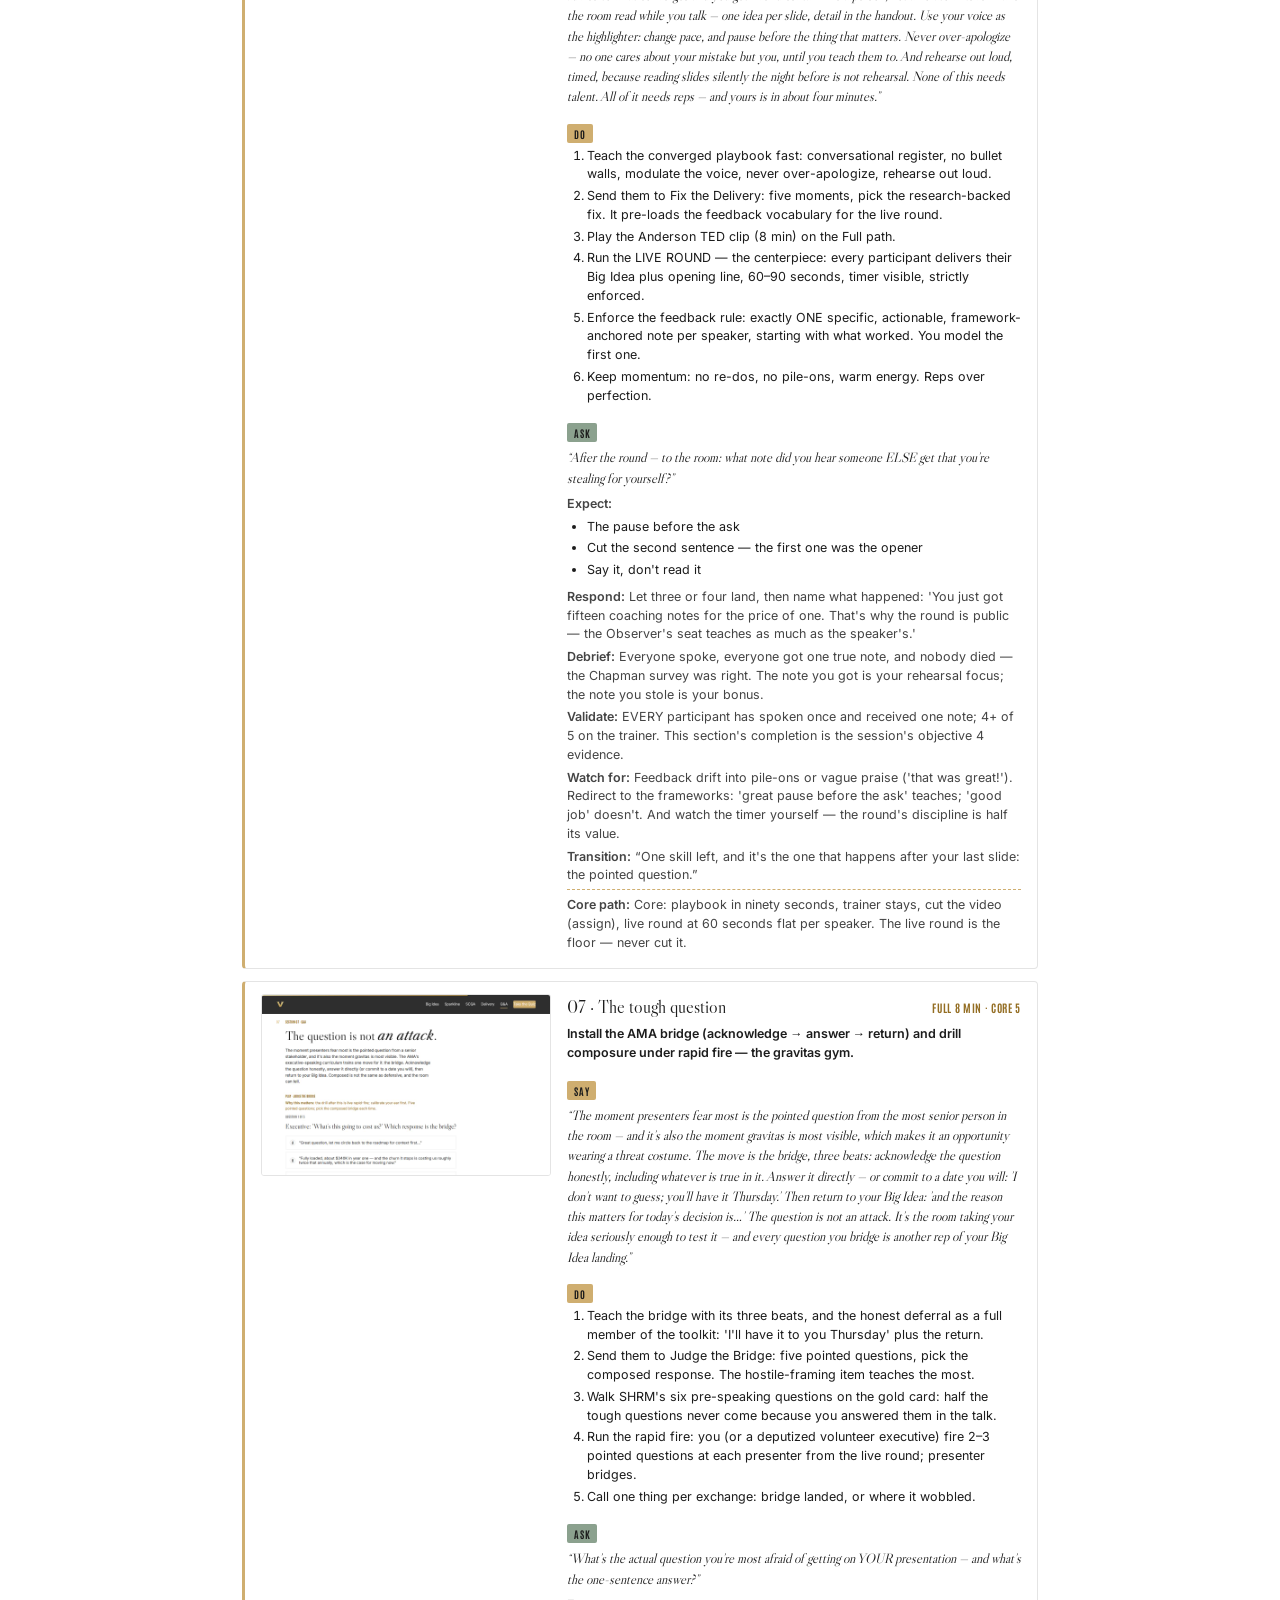
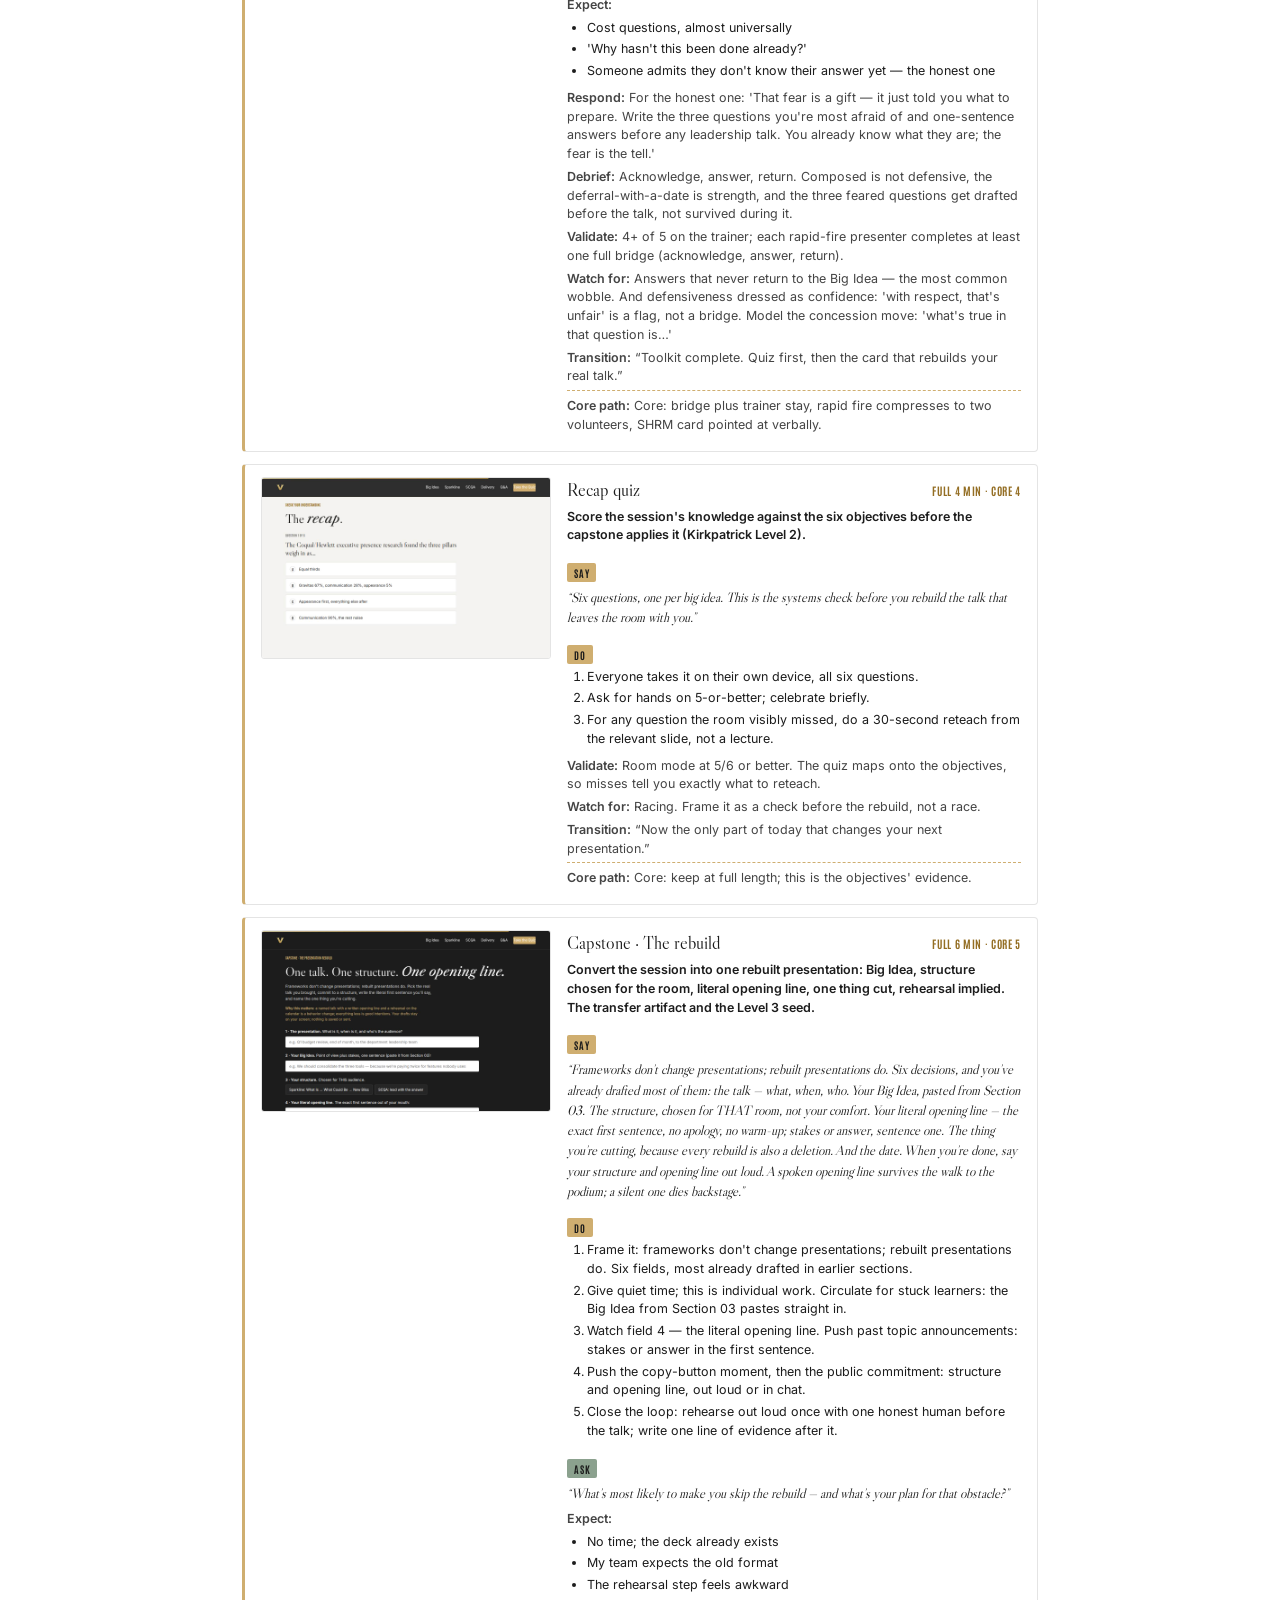
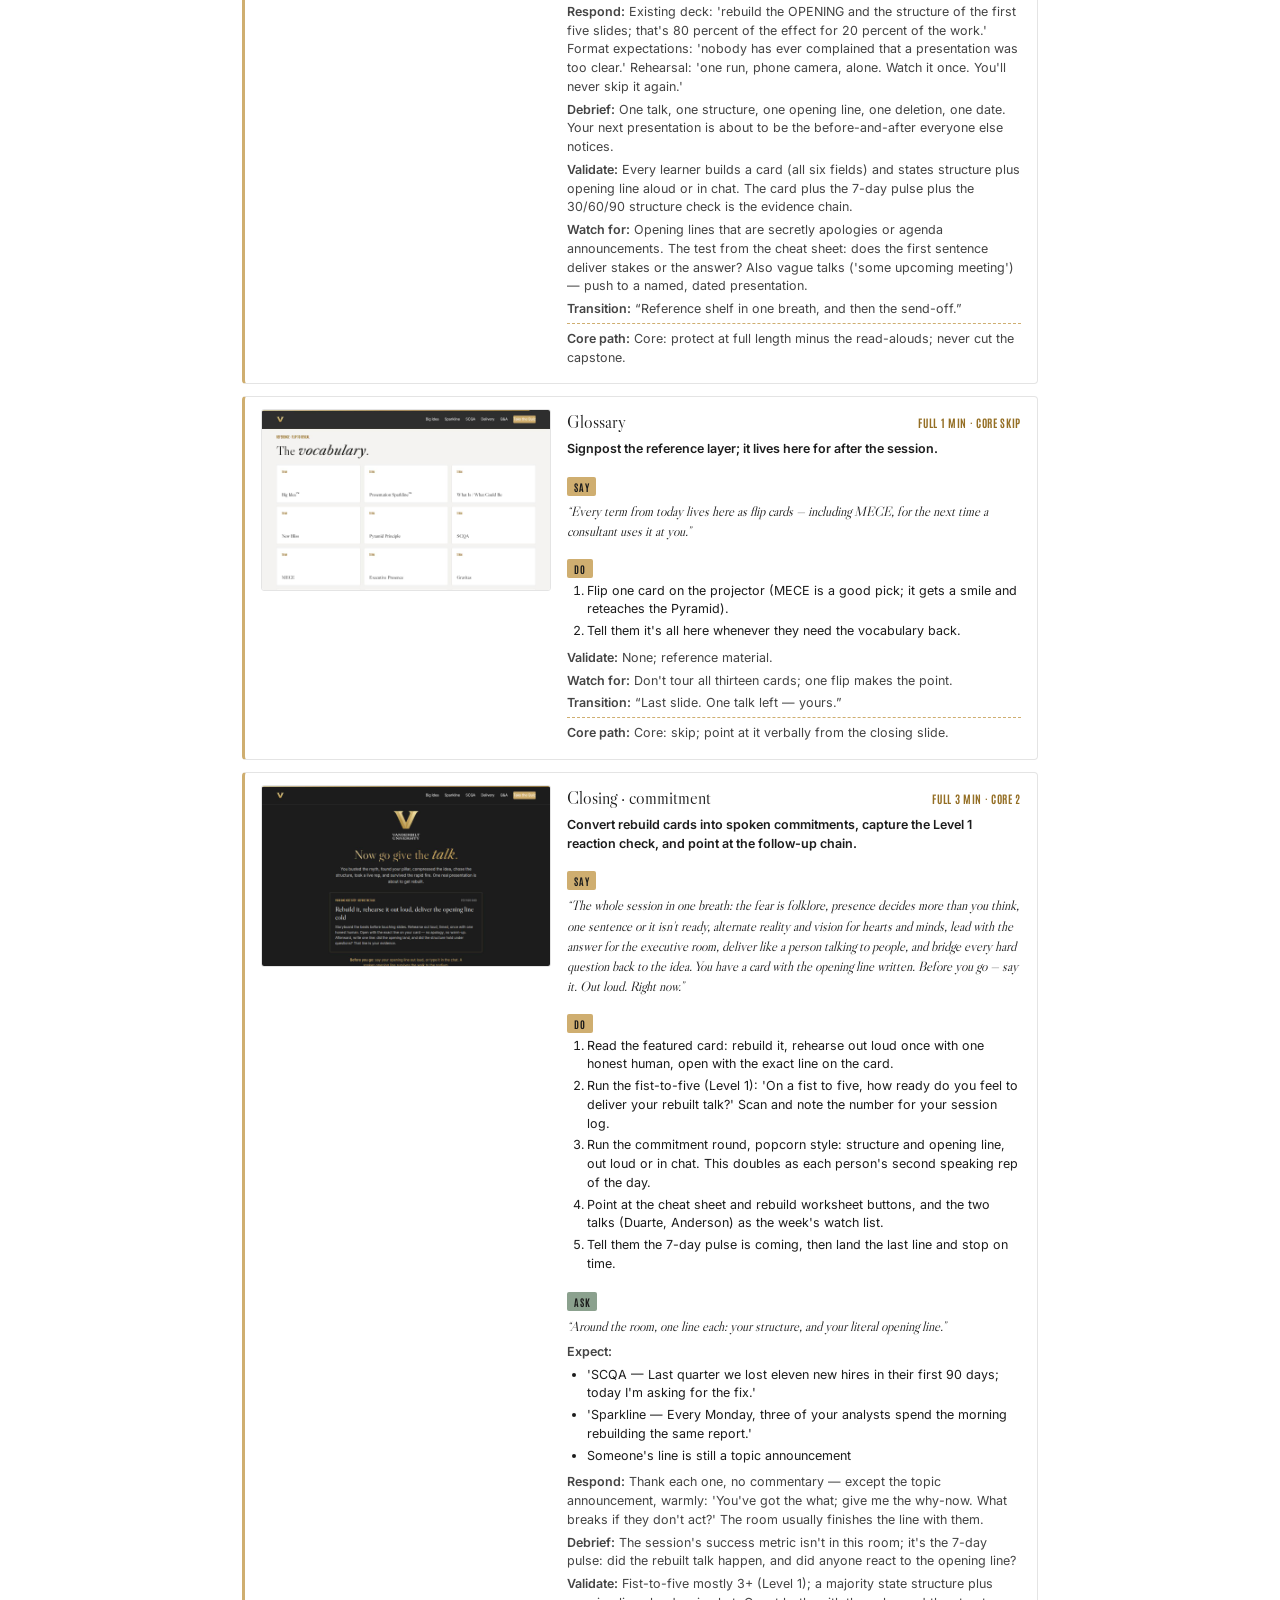
<file: facilitator/guide.html>
<!DOCTYPE html>
<html lang="en">
<head>
<meta charset="UTF-8">
<meta name="viewport" content="width=device-width, initial-scale=1">
<title>Facilitator Guide (printable) · Presentation &amp; Public Speaking — Vanderbilt Learning Series</title>
<meta name="robots" content="noindex">
<!-- Vercel Web Analytics -->
<script defer src="https://cdn.vercel-insights.com/v1/script.js"></script>
<style>
  @font-face { font-family: 'Libre Caslon Display'; font-weight: 400;
    src: url('../assets/fonts/libre-caslon-display-latin-400-normal.woff2') format('woff2'); }
  @font-face { font-family: 'Inter'; font-weight: 400;
    src: url('../assets/fonts/inter-latin-400-normal.woff2') format('woff2'); }
  @font-face { font-family: 'Inter'; font-weight: 600;
    src: url('../assets/fonts/inter-latin-600-normal.woff2') format('woff2'); }
  @font-face { font-family: 'Antonio'; font-weight: 700;
    src: url('../assets/fonts/antonio-latin-700-normal.woff2') format('woff2'); }
  * { box-sizing: border-box; }
  body { margin: 0; font-family: 'Inter', Arial, sans-serif; color: #1C1C1C; background: #fff;
    font-size: 12.5px; line-height: 1.5; }
  .sheet { max-width: 860px; margin: 0 auto; padding: 28px 32px; }
  header { display: flex; align-items: flex-start; justify-content: space-between; gap: 16px;
    border-bottom: 2px solid #CFAE70; padding-bottom: 14px; margin-bottom: 16px; }
  header img { width: 150px; }
  h1 { font-family: 'Libre Caslon Display', serif; font-weight: 400; font-size: 26px; margin: 0; }
  h1 em { font-style: italic; color: #946E24; }
  .eyebrow { font-family: 'Antonio', Impact, sans-serif; font-weight: 700; text-transform: uppercase;
    letter-spacing: .08em; font-size: 10px; color: #946E24; margin: 0 0 6px; }
  h2 { font-family: 'Libre Caslon Display', serif; font-weight: 400; font-size: 18px;
    margin: 0 0 4px; display: flex; justify-content: space-between; align-items: baseline; gap: 12px; }
  h3 { font-family: 'Antonio', Impact, sans-serif; font-weight: 700; text-transform: uppercase;
    letter-spacing: .06em; font-size: 12px; color: #946E24; margin: 14px 0 4px; }
  .mins { font-family: 'Antonio', Impact, sans-serif; font-size: 11px; color: #946E24;
    letter-spacing: .06em; text-transform: uppercase; white-space: nowrap; }
  .sec { border: 1px solid #E4E4E4; border-left: 3px solid #CFAE70; border-radius: 4px;
    padding: 12px 16px; margin-bottom: 12px; break-inside: avoid;
    display: grid; grid-template-columns: 290px 1fr; gap: 16px; align-items: start; }
  .sec.noimg { grid-template-columns: 1fr; }
  .sec.noimg .sec__shot { display: none; }
  .sec__shot { position: sticky; top: 12px; }
  .sec__shot img { width: 100%; border: 1px solid #E4E4E4; border-radius: 3px; display: block; }
  .sec__notes { min-width: 0; }
  @media (max-width: 700px) { .sec { grid-template-columns: 1fr; } .sec__shot { position: static; max-width: 340px; } }
  @media print { .sec { grid-template-columns: 240px 1fr; } .sec__shot { position: static; } }
  .purpose { font-weight: 600; margin: 2px 0 8px; }
  .tagline { font-family: 'Antonio', Impact, sans-serif; font-weight: 700; text-transform: uppercase;
    letter-spacing: .08em; font-size: 10px; margin: 10px 0 2px; color: #1C1C1C;
    background: #CFAE70; display: inline-block; padding: 2px 7px; border-radius: 2px; }
  .tagline.ask { background: #8BA18E; }
  .script { font-family: 'Libre Caslon Display', serif; font-style: italic; font-size: 13.5px;
    margin: 4px 0 6px; }
  .mini { margin: 4px 0; color: #444; }
  .mini.core { border-top: 1px dashed #CFAE70; padding-top: 6px; }
  ol, ul { margin: 2px 0 8px; padding-left: 20px; }
  li { margin-bottom: 3px; }
  table { border-collapse: collapse; width: 100%; margin: 8px 0 16px; }
  th, td { border: 1px solid #E4E4E4; padding: 5px 9px; text-align: left; }
  th { font-family: 'Antonio', Impact, sans-serif; text-transform: uppercase; letter-spacing: .06em;
    font-size: 10px; color: #946E24; }
  .front { border: 1px solid #E4E4E4; border-radius: 4px; padding: 12px 16px; margin-bottom: 12px;
    break-inside: avoid; }
  .printbtn { position: fixed; right: 18px; top: 18px; background: #CFAE70; border: 0; border-radius: 4px;
    padding: 9px 16px; font-family: Inter, Arial, sans-serif; font-weight: 600; font-size: 13px; cursor: pointer; }
  @media print { .printbtn { display: none; } body { font-size: 11px; } .sheet { padding: 0; max-width: none; } }
</style>
</head>
<body>
<button class="printbtn" onclick="window.print()">Print / Save as PDF</button>
<div class="sheet">
  <header>
    <div>
      <p class="eyebrow">Vanderbilt · Learning Series · ATD facilitator guide · print edition</p>
      <h1>Presentation &amp; Public Speaking, the <em>facilitator guide</em></h1>
    </div>
    <img src="../assets/img/vu-lockup-black.png" alt="Vanderbilt University">
  </header>

  <div class="front">
    <h3>Run of show</h3>
    <table><tr><th>Screen</th><th>Full (min)</th><th>Core (min)</th></tr><tr><td>Welcome / QR</td><td>3</td><td>2</td></tr><tr><td>Objectives</td><td>2</td><td>1</td></tr><tr><td>Agenda</td><td>1</td><td>—</td></tr><tr><td>01 · The myth &amp; the case</td><td>8</td><td>5</td></tr><tr><td>Manifesto</td><td>1</td><td>—</td></tr><tr><td>02 · Executive presence</td><td>8</td><td>4</td></tr><tr><td>03 · The Big Idea</td><td>12</td><td>9</td></tr><tr><td>04 · The Sparkline</td><td>9</td><td>6</td></tr><tr><td>05 · SCQA, for the executive room</td><td>10</td><td>7</td></tr><tr><td>06 · Delivery (live round)</td><td>14</td><td>10</td></tr><tr><td>07 · The tough question</td><td>8</td><td>5</td></tr><tr><td>Recap quiz</td><td>4</td><td>4</td></tr><tr><td>Capstone · The rebuild</td><td>6</td><td>5</td></tr><tr><td>Glossary</td><td>1</td><td>—</td></tr><tr><td>Closing · commitment</td><td>3</td><td>2</td></tr>
    <tr><th>Total</th><th>90</th><th>60</th></tr></table>
    <h3>Audience</h3><p>Managers, senior ICs, and leaders who present to teams, stakeholders, or executive and board audiences. 8 to 20 works best — every participant speaks out loud at least once with feedback, and the live round is the session's centerpiece. Larger rooms split the live round into table groups.</p>
    <h3>Room setup</h3><p>Projector + presenter device; learners on their own devices via the Welcome-slide QR; a visible timer or stopwatch for the live round (60–90 seconds per speaker, strictly enforced). Virtual: breakouts of 3–4 for the storyboard activity; the live round runs on main stage with cameras on. Pre-work matters here more than any other course: participants bring one REAL upcoming presentation topic so drafting time isn't spent brainstorming.</p>
    <h3>Materials</h3><ul><li>Projector or large display and the facilitator link open (this edition)</li><li>Facilitator laptop with arrow keys or clicker; all notifications off</li><li>Learner devices (BYOD) joining via the welcome-slide QR</li><li>A visible timer or stopwatch for the live delivery round — strict timing IS the exercise</li><li>Sticky notes (or a shared doc, virtual) for the Sparkline/SCQA storyboard activity</li><li>A few printed cheat sheets (cheatsheet.html) for anyone without a device</li><li>Printed rebuild worksheets (worksheet.html) as the no-device and projector-failure fallback</li><li>Whiteboard or flip chart for the parking lot and live Big Idea rewrites</li></ul>
    <h3>A week before</h3><ol><li>Read this guide end to end, then run BOTH editions start to finish, doing every exercise — including drafting your own Big Idea for a real talk. You'll model it in Section 03, and a facilitator with a real example is worth three slides of theory.</li><li>Send the pre-work invite (template on this page) with the calendar invite: bring one real upcoming presentation topic. This single ask doubles the session's transfer.</li><li>Decide your path now: Full (90-minute slot) or Core (60). On Core, decide which structure section gets full depth — SCQA for leadership-heavy rooms, Sparkline for change-communication rooms.</li><li>Cue and trim both videos: Duarte TEDxEast (play 8–10 minutes of 18) and Anderson's TED talk (8 minutes). Pick your trim points and note them.</li><li>Rehearse your own opening line for this session out loud. You are about to teach opening lines; the room will notice yours.</li></ol><h3>The day before</h3><ol><li>Test the projector with the facilitator link; confirm the notes rail is readable from where you'll stand.</li><li>Scan the welcome QR from the back of the room with your own phone; it must land on the learner edition.</li><li>Test both videos start-to-trim so nothing surprises the room; check audio levels.</li><li>Print 5 to 10 cheat sheets and rebuild worksheets; stage the sticky notes and the timer.</li><li>Re-read the tough-questions bank; say the 'my leadership only wants bullet points' response out loud once.</li></ol><h3>30 minutes before</h3><ol><li>Welcome slide up as people arrive; it does the enrolling for you.</li><li>Close every other tab and app; silence the machine.</li><li>Test arrow-key navigation and one interaction (run a round of Guess the Number, open the SCQA lab).</li><li>Set up the timer where the whole room can see it.</li><li>Write 'PARKING LOT' on the whiteboard, and remember the frame: this room doesn't fear speaking — they've just never been given the architecture.</li></ol>
    <h3>When things go sideways</h3><p><b>If Projector or the site fails mid-session:</b> Teach from the printed cheat sheet: the Big Idea formula, both structures, the delivery rules, and the bridge all work on a whiteboard. The live round and rapid fire never needed a screen; the capstone moves to the printed worksheet.</p><p><b>If Learner devices can't join (wifi/filters):</b> Run facilitator-only: the trainers play well on the projector with the room voting A/B/C by hands; Big Idea drafting and the capstone move to paper (the worksheet covers both). You lose typing, not learning.</p><p><b>If You're 10+ minutes behind by the delivery section (06):</b> Declare the Core path silently: cut the remaining video (assign it), run the live round at 60 seconds flat per speaker, and compress the rapid fire to two volunteers. Never cut the live round entirely or the capstone — a presentation course where nobody presented is a contradiction the room will remember.</p><p><b>If Participants didn't do the pre-work and have no real presentation to draft:</b> Give the universal fallback prompt: 'pitch your leadership on one change that would make your team's work week better.' Everyone has one. It drafts, storyboards, and survives the rapid fire exactly like a real topic — and often becomes one.</p><p><b>If Someone freezes or visibly panics in the live round:</b> Protect them without excusing them: 'Take a breath — start with just the Big Idea sentence, that's the whole rep.' If they can't, let them pass and re-offer at the end; most take the second chance when the pressure of the queue is gone. Never force it, never make it a moment. AMA's principle applies to facilitation too: no one cares about the stumble but them.</p><p><b>If A senior leader in the room dominates feedback or turns notes into speeches:</b> Re-anchor the rule warmly: 'One specific note per speaker, framework-anchored — that discipline is half the exercise.' Deputize them as the timer-keeper or the rapid-fire executive; the role channels the energy and they're usually excellent at it.</p>
    <h3>Tough questions, ready answers</h3><p><b>Q: My leadership only wants bullet points and dense slides. Won't 'one idea per slide' look unprepared?</b><br>Separate the two artifacts: the PRESENTATION is what you say with minimal slides behind it; the DOCUMENT is the dense leave-behind they can study. Gallo's rule applies to the first, not the second. Minto's Pyramid was literally built for the document. Teams that split deck-as-teleprompter from deck-as-reference find executives read the document and remember the talk — right now yours are getting neither.</p><p><b>Q: Isn't leading with the answer risky? What if they reject it before I've made my case?</b><br>The suspense strategy carries the bigger risk: an executive interrupting minute six with 'what are you asking for?' — and now you're improvising your ask under pressure. Leading with the answer doesn't skip the case; it frames every supporting point as evidence for a decision the room can already see. If the answer is genuinely explosive, SCQA still helps: state the Question crisply and signal the answer is coming in one minute, not twenty.</p><p><b>Q: The Sparkline feels theatrical for a budget review. Is this TED stuff really for internal meetings?</b><br>Match the tool to the job — that's Section 05's whole point. A routine budget review wants SCQA, maybe just the Answer and support. But the moment a presentation asks people to CHANGE — new process, reorg, strategy shift — you're in persuasion territory, and the What Is/What Could Be gap is the mechanism that moves people. The skill isn't using the Sparkline everywhere; it's noticing which meetings are secretly change talks.</p><p><b>Q: I hate the sound of my own opening line. How do I know if it's good?</b><br>Test it on the three failure modes from today: is it an apology? A warm-up ('so, um, thanks for having me, a bit of background…')? A topic announcement ('today I'll talk about Q3')? If it's none of those and it delivers either stakes or the answer inside the first sentence, it's good enough to rehearse — and rehearsal, not redrafting, is what makes it feel natural. The tenth time out loud sounds nothing like the first.</p><p><b>Q: What about nerves? You said fear isn't the barrier, but my hands still shake.</b><br>The Chapman data says fear isn't the TOP barrier for most people — not that nerves aren't real. Two honest answers: structure is itself the best anxiolytic (most speaking panic is really 'I don't know what comes next,' and a storyboard fixes that), and arousal reframing works — 'excited AND nervous' outperforms 'calm down' in performance research. Rehearse out loud, know your first sentence cold, and let the hands shake; the room can't see them from four feet away.</p><p><b>Q: Can AI just build my presentation now?</b><br>AI drafts well and thinks poorly on your behalf. It can propose Sparkline beats or an SCQA skeleton in seconds — genuinely useful — but the Big Idea is a point of view, and outsourcing your point of view is how you end up presenting a talk you don't believe in front of people who can tell. Use it the way we used the lab today: generate options, then YOU choose and sharpen. If your team took AI Basics or AI 201, this is the human-checkpoint pattern applied to your own deck.</p>
    <h3>Copy-paste templates</h3><p><b>Pre-work invite (paste into the calendar invite)</b><br>Subject: Before our Presentation &amp; Public Speaking session. One thing to bring: a real presentation you'll give in the next month or two — a budget review, a project pitch, a leadership update, anything with real stakes. You'll rebuild it during the session using the frameworks behind the world's best talks, and you'll leave with the opening line written. No slides needed — just the topic. Everyone speaks at least once; nobody presents a full deck.</p><p><b>7-day pulse (send one week after)</b><br>Subject: One week later — did the talk happen? Three quick lines, reply whenever: 1) Did you deliver (or rehearse) the presentation you rebuilt? 2) Which structure did you use — Sparkline or SCQA — and did it hold? 3) Did anyone react to your opening line? Replies come to me only. Talk not scheduled yet? The rebuild card still works; this note is your nudge to book the rehearsal.</p><p><b>30/60/90-day structure check (send monthly)</b><br>Subject: The structure check. Two questions: 1) Have you used the Big Idea, Sparkline, or SCQA on a presentation since the session? Which one, and for what room? 2) Managers: in the decks you've reviewed this month, are you seeing fewer bullet walls and more answer-first openings? Reply with a line each. The count of structure-led presentations is the metric the session was designed around.</p>
    <h3>After the session</h3><p>Immediately: capture the exit commitments (Big Idea sentence, structure chosen, date of the real talk). Seven days out, send the pulse: 'Did you deliver it? Which structure? Did anyone react to your opening line?' At 30/60/90 days, track self-reported use of Big Idea/Sparkline/SCQA on subsequent presentations, and consider a manager or peer spot-check: are decks shifting from bullet-heavy to story-led, and are presenters opening with the answer in leadership settings?</p>
  </div>

  <div class="sec">
    <div class="sec__shot"><img src="img/s-welcome.jpg" alt="Slide: Welcome / QR" onerror="this.closest('.sec').classList.add('noimg')"></div>
    <div class="sec__notes">
    <h2>Welcome / QR <span class="mins">Full 3 min · Core 2</span></h2>
    <p class="purpose">Get every learner into the experience on their own device and set the contract: everyone speaks today, drafts stay private, and the work targets a real presentation.</p>
    <p class="tagline say">Say</p><p class="script">&ldquo;Welcome. Point your camera at that code before we start. Two things about today. First: everyone in this room speaks out loud at least once — sixty to ninety seconds, with exactly one piece of feedback. I'm telling you now so it's not a surprise later. Second: you brought a real presentation, and by the end of this hour it will have a one-sentence Big Idea, a structure, and a written opening line. What you draft stays on your screen.&rdquo;</p>
    <p class="tagline">Do</p><ol><li>Have this slide projected as people arrive.</li><li>Point at the QR and get phones up before you say anything else.</li><li>Set the contract early: everyone speaks out loud at least once today, 60 to 90 seconds, with one kind and specific note. Naming it now defuses it.</li><li>Confirm by show of hands who brought a real upcoming presentation; note anyone who didn't (the fallback prompt is in contingencies).</li></ol>
    <p class='tagline ask'>Ask</p><p class='script'>&ldquo;Quick poll, hands: think of the best presentation you've ever watched a leader give. Was it the content or the delivery that stuck with you?&rdquo;</p><p class='mini'><b>Expect:</b></p><ul><li>A genuine split — that's fine, both answers serve the session</li><li>Someone says 'both' or 'the confidence'</li><li>A specific story starts to surface; bank it</li></ul><p class='mini'><b>Respond:</b> Whatever the split: 'Hold that presentation in your head. Today has a framework for each half of what made it work — and by the recap you'll be able to name exactly what they did.'</p>
    
    <p class="mini"><b>Validate:</b> 80%+ of the room has the deck open on a device; you know who needs the fallback topic.</p>
    <p class="mini"><b>Watch for:</b> Visible dread when you announce the live round. Reframe immediately: 60 seconds, one sentence plus an opening line, one note. Reps, not performance.</p>
    <p class="mini"><b>Transition:</b> &ldquo;Here's exactly what you'll walk out able to do.&rdquo;</p>
    <p class="mini core"><b>Core path:</b> Core: one scan prompt, the everyone-speaks contract, move on.</p>
    </div>
  </div>
  <div class="sec">
    <div class="sec__shot"><img src="img/s-hero.jpg" alt="Slide: Objectives" onerror="this.closest('.sec').classList.add('noimg')"></div>
    <div class="sec__notes">
    <h2>Objectives <span class="mins">Full 2 min · Core 1</span></h2>
    <p class="purpose">Set the contract: six capabilities, ending in one real presentation rebuilt with the opening line written word for word.</p>
    <p class="tagline say">Say</p><p class="script">&ldquo;Six things by the end: you'll know why gravitas and communication decide how your message lands and which pillar is your growth edge. You'll compress your real presentation into one sentence. You'll structure it two ways — the Sparkline for hearts and minds, SCQA for the executive room — and know when to use each. You'll take a live, timed delivery rep. And you'll practice staying composed when the pointed question comes. It all lands in one artifact: your rebuild card, with the opening line written word for word.&rdquo;</p>
    <p class="tagline">Do</p><ol><li>Read the six objectives briskly, in plain language.</li><li>Land on the sixth: this session ends with a REAL presentation rebuilt — structure chosen, opening line written.</li><li>Name the sources once for credibility: Duarte, Minto/McKinsey, Anderson (TED), Gallo, the AMA, Hewlett's executive presence research.</li><li>Point at the skills row: this course carries Public Speaking, Storytelling, and Strategic Communication credit in the library.</li></ol>
    
    
    <p class="mini"><b>Validate:</b> Learners can say what the capstone will be (one real presentation rebuilt, opening line written).</p>
    <p class="mini"><b>Watch for:</b> The montage pulling attention; advance once the objectives have been read.</p>
    <p class="mini"><b>Transition:</b> &ldquo;Seven ideas, in order — starting with a myth that needs to die.&rdquo;</p>
    <p class="mini core"><b>Core path:</b> Core: objectives 2 and 6 out loud; the rest on screen.</p>
    </div>
  </div>
  <div class="sec">
    <div class="sec__shot"><img src="img/s-agenda.jpg" alt="Slide: Agenda" onerror="this.closest('.sec').classList.add('noimg')"></div>
    <div class="sec__notes">
    <h2>Agenda <span class="mins">Full 1 min · Core skip</span></h2>
    <p class="purpose">Show the arc once so learners can place each tool as it arrives: the case, presence, idea, structure, delivery, defense.</p>
    <p class="tagline say">Say</p><p class="script">&ldquo;The arc is simple: first why this skill decides more than you think, then build — one idea, two structures — then deliver it live, then survive the questions.&rdquo;</p>
    <p class="tagline">Do</p><ol><li>Walk the seven items in one breath each.</li><li>Point out the shape: why it matters (01–02), build the talk (03–05), deliver and defend it (06–07).</li></ol>
    
    
    <p class="mini"><b>Validate:</b> None needed; this is orientation.</p>
    <p class="mini"><b>Watch for:</b> Don't teach here; every concept has its own slide.</p>
    <p class="mini"><b>Transition:</b> &ldquo;Start with the numbers, because half of what you believe about public speaking is folklore.&rdquo;</p>
    <p class="mini core"><b>Core path:</b> Core: skip entirely; the deck's structure carries it.</p>
    </div>
  </div>
  <div class="sec">
    <div class="sec__shot"><img src="img/s-case.jpg" alt="Slide: 01 · The myth &amp; the case" onerror="this.closest('.sec').classList.add('noimg')"></div>
    <div class="sec__notes">
    <h2>01 · The myth &amp; the case <span class="mins">Full 8 min · Core 5</span></h2>
    <p class="purpose">Kill the fear myth with the Chapman data and establish the career stakes with Coqual and Deloitte — reframing presenting as a leadership skill, not a stage skill.</p>
    <p class="tagline say">Say</p><p class="script">&ldquo;Everything you've heard about public speaking starts with 'it's America's number one fear.' It isn't — and it hasn't been for a while. In the 2024 Chapman Survey it ranked fifty-ninth of eighty-five, a few points below sharks. So if fear isn't what's separating forgettable presenters from the ones a room remembers, what is? That's what these four numbers are about — and I want you to guess each one before I show you.&rdquo;</p>
    <p class="tagline">Do</p><ol><li>Frame the game: four research findings, guess each number before it's revealed. Missed guesses are the point; they stick.</li><li>Run Guess the Number on devices, or as a room vote on the projector; call for guesses out loud before each reveal.</li><li>Land the reframe after the reveals: if fear isn't the barrier, the barrier is structure and presence — and both are learnable, which is the whole session.</li><li>Run the quick check, then the group discussion: best presentation you've watched — content or delivery?</li><li>Collect one specific 'what made it land' from two or three voices; map each answer to a coming section out loud.</li></ol>
    <p class='tagline ask'>Ask</p><p class='script'>&ldquo;If it's not fear holding most presenters back, what is it — in your own experience?&rdquo;</p><p class='mini'><b>Expect:</b></p><ul><li>No structure / rambling / no clear point</li><li>Reading the slides, monotone delivery</li><li>Not knowing the audience, wrong altitude for the room</li></ul><p class='mini'><b>Respond:</b> Collect three or four and sort them out loud: 'Everything you just named is either structure or presence. Nobody said fear. The room just wrote today's agenda.'</p>
    <p class="mini"><b>Debrief:</b> The fear is folklore; the stakes are not. Gravitas and communication decide leadership readiness, and a presentation is where both are on display.</p>
    <p class="mini"><b>Validate:</b> Quick check correct; two or three specific 'what made it land' answers collected and mapped to sections.</p>
    <p class="mini"><b>Watch for:</b> Someone whose fear IS real and who hears the myth-busting as dismissal. Honor it in one line — 'nerves are real; the data just says they're not the main barrier, and structure is the best treatment for both' — and keep moving.</p>
    <p class="mini"><b>Transition:</b> &ldquo;One sentence before the frameworks — the session's warning label.&rdquo;</p>
    <p class="mini core"><b>Core path:</b> Core: Guess the Number as a fast room vote, quick check stays, discussion becomes one show of hands.</p>
    </div>
  </div>
  <div class="sec">
    <div class="sec__shot"><img src="img/s-belief.jpg" alt="Slide: Manifesto" onerror="this.closest('.sec').classList.add('noimg')"></div>
    <div class="sec__notes">
    <h2>Manifesto <span class="mins">Full 1 min · Core skip</span></h2>
    <p class="purpose">One beat of stillness to lock Anderson's core insight before the tooling begins.</p>
    <p class="tagline say">Say</p><p class="script">&ldquo;You can coach out a weak delivery. You can't coach in a weak idea.&rdquo;</p>
    <p class="tagline">Do</p><ol><li>Let the line animate word by word. Say nothing until it finishes.</li><li>Read it once, slowly, then advance.</li></ol>
    
    
    <p class="mini"><b>Validate:</b> None; this is pacing.</p>
    <p class="mini"><b>Watch for:</b> The urge to talk over it. Don't.</p>
    <p class="mini"><b>Transition:</b> &ldquo;Which is why we build the idea first and polish the delivery after. But first — the presence the idea travels on.&rdquo;</p>
    <p class="mini core"><b>Core path:</b> Core: skip; say the line yourself as you pass it.</p>
    </div>
  </div>
  <div class="sec">
    <div class="sec__shot"><img src="img/s-presence.jpg" alt="Slide: 02 · Executive presence" onerror="this.closest('.sec').classList.add('noimg')"></div>
    <div class="sec__notes">
    <h2>02 · Executive presence <span class="mins">Full 8 min · Core 4</span></h2>
    <p class="purpose">Install Hewlett's three-pillar model with its real weights, make it sight-readable in presentation moments, and get each learner a named growth edge for the capstone.</p>
    <p class="tagline say">Say</p><p class="script">&ldquo;Hewlett's team asked 268 senior executives what actually signals leadership readiness. Sixty-seven percent said gravitas — confidence, decisiveness, grace under fire. Twenty-eight percent said communication. Five percent said appearance. Now the useful part: communication is how the room sees your gravitas. You can be brilliant under pressure in private and it counts for nothing in the meeting where careers are decided. That meeting is usually a presentation — which is why this is a leadership course wearing a public-speaking costume.&rdquo;</p>
    <p class="tagline">Do</p><ol><li>Walk the three cards with the numbers attached: gravitas 67, communication 28, appearance 5 — and the twist, that communication is how the room SEES gravitas.</li><li>Name the appearance paradox honestly: least important, yet blunders there are disproportionately costly. The move is making it a non-event.</li><li>Send them to Spot the Pillar: five presentation scenes, name the pillar at work or at fault.</li><li>Run the solo activity: rank your own three pillars, write one moment your weakest cost you something.</li><li>Land the stake: executives put presence at roughly 26 percent of promotion decisions. Every presentation is quietly an interview.</li></ol>
    <p class='tagline ask'>Ask</p><p class='script'>&ldquo;Gut call, ten seconds: which pillar is YOUR growth edge — and what did it cost you most recently?&rdquo;</p><p class='mini'><b>Expect:</b></p><ul><li>Communication confessions: rambling, burying the point</li><li>Gravitas: crumbling under the hard question, over-apologizing</li><li>A brave appearance answer, usually about virtual-meeting presence</li></ul><p class='mini'><b>Respond:</b> No commentary on individual answers — just: 'Write the moment down. The capstone aims your rebuild at exactly that spot, and Sections 06 and 07 are the gym for the two big pillars.'</p>
    <p class="mini"><b>Debrief:</b> Three pillars, real weights, and each of you has a target. Now we build the thing the pillars carry: the idea.</p>
    <p class="mini"><b>Validate:</b> 4+ of 5 on the trainer for most of the room; every learner has a written weakest-pillar moment (it feeds the capstone).</p>
    <p class="mini"><b>Watch for:</b> The model turning into a fixed-trait test ('I'm just not a gravitas person'). Keep it behavioral: gravitas is a set of trainable moves — composure under challenge, going deep without flinching — and Section 07 drills exactly that.</p>
    <p class="mini"><b>Transition:</b> &ldquo;And the idea has a brutal test: can you say it in one sentence?&rdquo;</p>
    <p class="mini core"><b>Core path:</b> Core: cards with numbers in ninety seconds, trainer on devices, solo ranking in thirty silent seconds.</p>
    </div>
  </div>
  <div class="sec">
    <div class="sec__shot"><img src="img/s-bigidea.jpg" alt="Slide: 03 · The Big Idea" onerror="this.closest('.sec').classList.add('noimg')"></div>
    <div class="sec__notes">
    <h2>03 · The Big Idea <span class="mins">Full 12 min · Core 9</span></h2>
    <p class="purpose">Install Duarte's Big Idea discipline (point of view + stakes, one sentence) and get every learner a drafted Big Idea for their real presentation — the raw material for everything after.</p>
    <p class="tagline say">Say</p><p class="script">&ldquo;Nancy Duarte studied the greatest talks ever given looking for their common architecture, and the foundation is always the same: one Big Idea. Not a topic — a point of view, plus what's at stake, in one sentence. 'Our Q3 results' commits to nothing; nobody can disagree with it, so nobody can care about it. 'We should double down on enterprise, because SMB churn just outpaced our new-logo growth' — that's a stance with a cost attached, and now the whole deck has a job: prove it. Here's the uncomfortable truth in the formula: if you can't compress your presentation into one sentence, the deck isn't unclear. The thinking is. Let's find out.&rdquo;</p>
    <p class="tagline">Do</p><ol><li>Teach the formula with the contrast pair: 'Our Q3 results' is a topic; 'double down on enterprise because SMB churn outpaced new-logo growth' is a Big Idea.</li><li>Send them to Topic or Big Idea: five sentences, call each one. The two-ideas-fused item teaches the most.</li><li>Run the private drafter: point of view plus stakes, assembled on their own screens. Circulate and pressure-test two or three aloud: 'Is that one idea, or three?'</li><li>Play the Duarte TEDxEast clip (8–10 minutes of 18) on the Full path — she applies the structure to MLK and Jobs, which sets up the next section.</li><li>Run the group pressure-test from Go deeper: volunteers read theirs, the room applies the tests, rewrite the fuzziest one live.</li></ol>
    <p class='tagline ask'>Ask</p><p class='script'>&ldquo;Why is it so hard to compress a presentation into one sentence — and what does it tell you when you can't?&rdquo;</p><p class='mini'><b>Expect:</b></p><ul><li>Because we start in the slides instead of the idea</li><li>Because it's really three presentations wearing one deck</li><li>Because committing to a stance feels risky; a topic is safe</li></ul><p class='mini'><b>Respond:</b> Anchor the third one when it comes: 'Exactly — a topic can't be wrong, which is why it can't be interesting. The Big Idea takes the risk a presentation exists to take. If the stance is wrong, better to find out in one sentence than in slide forty.'</p>
    <p class="mini"><b>Debrief:</b> One sentence, one idea, stakes attached. That sentence is your Q&amp;A anchor, your opening line's raw material, and the test every slide must pass: does it serve the Big Idea?</p>
    <p class="mini"><b>Validate:</b> 4+ of 5 on the trainer; every learner has a drafted Big Idea sentence on their screen or paper — this is the section's non-negotiable output.</p>
    <p class="mini"><b>Watch for:</b> Drafts that are secretly topics ('an update on the program') or two ideas fused with 'and also.' The kind pressure-test: 'What do you want them to DO? What happens if they don't?' — the answers usually contain the real Big Idea.</p>
    <p class="mini"><b>Transition:</b> &ldquo;Now the idea needs a shape. Duarte found one in the greatest speeches in history — and it isn't a straight line.&rdquo;</p>
    <p class="mini core"><b>Core path:</b> Core: contrast pair, trainer fast, drafter at full length (protect it), cut the video (assign as the week's watch), pressure-test one draft instead of three.</p>
    </div>
  </div>
  <div class="sec">
    <div class="sec__shot"><img src="img/s-sparkline.jpg" alt="Slide: 04 · The Sparkline" onerror="this.closest('.sec').classList.add('noimg')"></div>
    <div class="sec__notes">
    <h2>04 · The Sparkline <span class="mins">Full 9 min · Core 6</span></h2>
    <p class="purpose">Install Duarte's Sparkline shape (What Is ↔ What Could Be → New Bliss) as a storyboarding tool, and drill beat-recognition until learners can storyboard their own talk.</p>
    <p class="tagline say">Say</p><p class="script">&ldquo;Duarte put the greatest speeches in history under a microscope and found the same shape: they alternate. Here's what is — the world as it stands, with its pain made concrete. Here's what could be. Back to what is — because the audience needs you to acknowledge the obstacle. Then a bigger what could be. And it ends on what she calls New Bliss: the picture of the world after the room says yes. The gap between reality and vision is the engine — every alternation widens it, and the audience crosses it for you. You don't build slides first. You storyboard these beats on sticky notes, and the deck comes last.&rdquo;</p>
    <p class="tagline">Do</p><ol><li>Draw the shape as you teach it — literally sketch the alternating line on the whiteboard: reality, vision, reality, bigger vision, New Bliss.</li><li>Name where it comes from: Duarte traced it under MLK's Dream speech (the broken promise against the dream) and Jobs' iPhone launch (2007's clunky phones against the device in his pocket).</li><li>Send them to Tag the Beat: five beats from one onboarding pitch, tag each. The return-to-reality beat teaches the most.</li><li>Walk the storyboard template on the gold card: beats on sticky notes BEFORE slides.</li><li>Run the group storyboard: 3–4 beats for one member's Big Idea, read aloud as a paragraph.</li></ol>
    <p class='tagline ask'>Ask</p><p class='script'>&ldquo;Why does RETURNING to 'What Is' after painting the vision make the talk stronger, not weaker?&rdquo;</p><p class='mini'><b>Expect:</b></p><ul><li>It's honest — the room knows the obstacles exist</li><li>It builds credibility; pure optimism sounds like sales</li><li>It creates the tension that makes the resolution land</li></ul><p class='mini'><b>Respond:</b> All three are right; land the second hardest: 'An audience that hears you name the obstacle trusts your vision twice as much. The Sparkline isn't hype — it's honesty with a shape.'</p>
    <p class="mini"><b>Debrief:</b> Beats before slides, alternation as the engine, and never end on an obstacle. That's the shape for hearts and minds. But there's a room where suspense is a liability…</p>
    <p class="mini"><b>Validate:</b> 4+ of 5 on the trainer; each group has a 3–4 beat storyboard read aloud.</p>
    <p class="mini"><b>Watch for:</b> Groups skipping the return to What Is — straight-line optimism reads as salesmanship. The return to reality after each vision is what builds credibility; say it explicitly when you see it missing.</p>
    <p class="mini"><b>Transition:</b> &ldquo;…the executive room. Different audience, opposite structure.&rdquo;</p>
    <p class="mini core"><b>Core path:</b> Core: sketch the shape, trainer on devices, storyboard as a 3-minute solo exercise instead of groups. (Leadership-heavy Core rooms may compress this further in favor of full-depth SCQA.)</p>
    </div>
  </div>
  <div class="sec">
    <div class="sec__shot"><img src="img/s-scqa.jpg" alt="Slide: 05 · SCQA, for the executive room" onerror="this.closest('.sec').classList.add('noimg')"></div>
    <div class="sec__notes">
    <h2>05 · SCQA, for the executive room <span class="mins">Full 10 min · Core 7</span></h2>
    <p class="purpose">Install Minto's SCQA with the answer-first discipline, let learners FEEL the exec room react in the graded lab, and make structure choice an audience-analysis decision.</p>
    <p class="tagline say">Say</p><p class="script">&ldquo;Barbara Minto built the Pyramid Principle at McKinsey for one audience: senior people with brutal calendars. The structure is SCQA. Situation — the facts the room already accepts, and it's the shortest part; resist the history lesson. Complication — what makes right now untenable: a deadline, named stakes. Question — the exact question the room should now be asking. And the Answer — stated FIRST, specific, costed, dated. Duarte builds tension; Minto respects scarce attention. Neither is better; they're for different rooms, and choosing between them IS the audience analysis. You're about to brief a leadership room with four sentences of their attention. Build it well and watch what happens.&rdquo;</p>
    <p class="tagline">Do</p><ol><li>Teach the four parts with their traps: Situation (shortest part — only what the room accepts), Complication (deadline + named stakes), Question (crystallize it), Answer (first, specific, costed, dated).</li><li>Name the lineage: Barbara Minto built this at McKinsey, and consultants still run on it because executive attention is scarce.</li><li>Send them to the Exec Briefing Lab: build the support-team briefing one part at a time, watch the room's reaction change. The weak-Answer option teaches the most.</li><li>Run the quick check (ten minutes with the exec committee: SCQA).</li><li>Run the conversion activity from Go deeper: re-cast the Sparkline storyboard as SCQA, read both aloud, debrief which the CFO would rather hear.</li></ol>
    <p class='tagline ask'>Ask</p><p class='script'>&ldquo;McKinsey's own playbook optimizes for scarce executive attention. What's the risk of building suspense with a leadership audience that just wants the bottom line?&rdquo;</p><p class='mini'><b>Expect:</b></p><ul><li>They interrupt with 'what's the ask?' and you lose the thread</li><li>They decide you don't know your own answer</li><li>They mentally check out and read the deck ahead of you</li></ul><p class='mini'><b>Respond:</b> All real, and the second is the killer: 'In an executive room, withholding the answer doesn't read as storytelling — it reads as not having one. Lead with it, and every minute after becomes evidence instead of preamble.'</p>
    <p class="mini"><b>Debrief:</b> Answer first, Situation short, Complication with teeth. And the meta-skill: Sparkline for hearts and minds, SCQA for decisions — chosen deliberately, per room.</p>
    <p class="mini"><b>Validate:</b> Most learners reach the strong reaction in the lab; the quick check lands; groups can articulate when each structure wins.</p>
    <p class="mini"><b>Watch for:</b> The over-built Situation — most presenters' instinct is to give history lessons. Minto's rule: the Situation is only what the room already agrees is true, and it's the SHORTEST part. Also watch for hearing SCQA as 'the smart one' — it's the right tool for decisions, not universally superior.</p>
    <p class="mini"><b>Transition:</b> &ldquo;The talk is built. Now the part everyone thinks the course is about: saying it out loud.&rdquo;</p>
    <p class="mini core"><b>Core path:</b> Core: parts with traps in two minutes, lab at full length (it IS the instruction), quick check stays, cut the conversion activity. (This section gets full depth in leadership-heavy Core rooms.)</p>
    </div>
  </div>
  <div class="sec">
    <div class="sec__shot"><img src="img/s-delivery.jpg" alt="Slide: 06 · Delivery (live round)" onerror="this.closest('.sec').classList.add('noimg')"></div>
    <div class="sec__notes">
    <h2>06 · Delivery (live round) <span class="mins">Full 14 min · Core 10</span></h2>
    <p class="purpose">Install the converged delivery playbook (Anderson, Gallo, AMA) and give every participant one timed, live speaking rep with exactly one piece of framework-anchored feedback — the session's centerpiece.</p>
    <p class="tagline say">Say</p><p class="script">&ldquo;Chris Anderson has coached every TED speaker of the modern era. Carmine Gallo studied hundreds of the best. The AMA has trained executive speakers for decades. Strip their advice to what converges and you get five rules: talk like a person, not an orator. Never make the room read while you talk — one idea per slide, detail in the handout. Use your voice as the highlighter: change pace, and pause before the thing that matters. Never over-apologize — no one cares about your mistake but you, until you teach them to. And rehearse out loud, timed, because reading slides silently the night before is not rehearsal. None of this needs talent. All of it needs reps — and yours is in about four minutes.&rdquo;</p>
    <p class="tagline">Do</p><ol><li>Teach the converged playbook fast: conversational register, no bullet walls, modulate the voice, never over-apologize, rehearse out loud.</li><li>Send them to Fix the Delivery: five moments, pick the research-backed fix. It pre-loads the feedback vocabulary for the live round.</li><li>Play the Anderson TED clip (8 min) on the Full path.</li><li>Run the LIVE ROUND — the centerpiece: every participant delivers their Big Idea plus opening line, 60–90 seconds, timer visible, strictly enforced.</li><li>Enforce the feedback rule: exactly ONE specific, actionable, framework-anchored note per speaker, starting with what worked. You model the first one.</li><li>Keep momentum: no re-dos, no pile-ons, warm energy. Reps over perfection.</li></ol>
    <p class='tagline ask'>Ask</p><p class='script'>&ldquo;After the round — to the room: what note did you hear someone ELSE get that you're stealing for yourself?&rdquo;</p><p class='mini'><b>Expect:</b></p><ul><li>The pause before the ask</li><li>Cut the second sentence — the first one was the opener</li><li>Say it, don't read it</li></ul><p class='mini'><b>Respond:</b> Let three or four land, then name what happened: 'You just got fifteen coaching notes for the price of one. That's why the round is public — the Observer's seat teaches as much as the speaker's.'</p>
    <p class="mini"><b>Debrief:</b> Everyone spoke, everyone got one true note, and nobody died — the Chapman survey was right. The note you got is your rehearsal focus; the note you stole is your bonus.</p>
    <p class="mini"><b>Validate:</b> EVERY participant has spoken once and received one note; 4+ of 5 on the trainer. This section's completion is the session's objective 4 evidence.</p>
    <p class="mini"><b>Watch for:</b> Feedback drift into pile-ons or vague praise ('that was great!'). Redirect to the frameworks: 'great pause before the ask' teaches; 'good job' doesn't. And watch the timer yourself — the round's discipline is half its value.</p>
    <p class="mini"><b>Transition:</b> &ldquo;One skill left, and it's the one that happens after your last slide: the pointed question.&rdquo;</p>
    <p class="mini core"><b>Core path:</b> Core: playbook in ninety seconds, trainer stays, cut the video (assign), live round at 60 seconds flat per speaker. The live round is the floor — never cut it.</p>
    </div>
  </div>
  <div class="sec">
    <div class="sec__shot"><img src="img/s-quest.jpg" alt="Slide: 07 · The tough question" onerror="this.closest('.sec').classList.add('noimg')"></div>
    <div class="sec__notes">
    <h2>07 · The tough question <span class="mins">Full 8 min · Core 5</span></h2>
    <p class="purpose">Install the AMA bridge (acknowledge → answer → return) and drill composure under rapid fire — the gravitas gym.</p>
    <p class="tagline say">Say</p><p class="script">&ldquo;The moment presenters fear most is the pointed question from the most senior person in the room — and it's also the moment gravitas is most visible, which makes it an opportunity wearing a threat costume. The move is the bridge, three beats: acknowledge the question honestly, including whatever is true in it. Answer it directly — or commit to a date you will: 'I don't want to guess; you'll have it Thursday.' Then return to your Big Idea: 'and the reason this matters for today's decision is…' The question is not an attack. It's the room taking your idea seriously enough to test it — and every question you bridge is another rep of your Big Idea landing.&rdquo;</p>
    <p class="tagline">Do</p><ol><li>Teach the bridge with its three beats, and the honest deferral as a full member of the toolkit: 'I'll have it to you Thursday' plus the return.</li><li>Send them to Judge the Bridge: five pointed questions, pick the composed response. The hostile-framing item teaches the most.</li><li>Walk SHRM's six pre-speaking questions on the gold card: half the tough questions never come because you answered them in the talk.</li><li>Run the rapid fire: you (or a deputized volunteer executive) fire 2–3 pointed questions at each presenter from the live round; presenter bridges.</li><li>Call one thing per exchange: bridge landed, or where it wobbled.</li></ol>
    <p class='tagline ask'>Ask</p><p class='script'>&ldquo;What's the actual question you're most afraid of getting on YOUR presentation — and what's the one-sentence answer?&rdquo;</p><p class='mini'><b>Expect:</b></p><ul><li>Cost questions, almost universally</li><li>'Why hasn't this been done already?'</li><li>Someone admits they don't know their answer yet — the honest one</li></ul><p class='mini'><b>Respond:</b> For the honest one: 'That fear is a gift — it just told you what to prepare. Write the three questions you're most afraid of and one-sentence answers before any leadership talk. You already know what they are; the fear is the tell.'</p>
    <p class="mini"><b>Debrief:</b> Acknowledge, answer, return. Composed is not defensive, the deferral-with-a-date is strength, and the three feared questions get drafted before the talk, not survived during it.</p>
    <p class="mini"><b>Validate:</b> 4+ of 5 on the trainer; each rapid-fire presenter completes at least one full bridge (acknowledge, answer, return).</p>
    <p class="mini"><b>Watch for:</b> Answers that never return to the Big Idea — the most common wobble. And defensiveness dressed as confidence: 'with respect, that's unfair' is a flag, not a bridge. Model the concession move: 'what's true in that question is…'</p>
    <p class="mini"><b>Transition:</b> &ldquo;Toolkit complete. Quiz first, then the card that rebuilds your real talk.&rdquo;</p>
    <p class="mini core"><b>Core path:</b> Core: bridge plus trainer stay, rapid fire compresses to two volunteers, SHRM card pointed at verbally.</p>
    </div>
  </div>
  <div class="sec">
    <div class="sec__shot"><img src="img/s-recap.jpg" alt="Slide: Recap quiz" onerror="this.closest('.sec').classList.add('noimg')"></div>
    <div class="sec__notes">
    <h2>Recap quiz <span class="mins">Full 4 min · Core 4</span></h2>
    <p class="purpose">Score the session's knowledge against the six objectives before the capstone applies it (Kirkpatrick Level 2).</p>
    <p class="tagline say">Say</p><p class="script">&ldquo;Six questions, one per big idea. This is the systems check before you rebuild the talk that leaves the room with you.&rdquo;</p>
    <p class="tagline">Do</p><ol><li>Everyone takes it on their own device, all six questions.</li><li>Ask for hands on 5-or-better; celebrate briefly.</li><li>For any question the room visibly missed, do a 30-second reteach from the relevant slide, not a lecture.</li></ol>
    
    
    <p class="mini"><b>Validate:</b> Room mode at 5/6 or better. The quiz maps onto the objectives, so misses tell you exactly what to reteach.</p>
    <p class="mini"><b>Watch for:</b> Racing. Frame it as a check before the rebuild, not a race.</p>
    <p class="mini"><b>Transition:</b> &ldquo;Now the only part of today that changes your next presentation.&rdquo;</p>
    <p class="mini core"><b>Core path:</b> Core: keep at full length; this is the objectives' evidence.</p>
    </div>
  </div>
  <div class="sec">
    <div class="sec__shot"><img src="img/s-plan.jpg" alt="Slide: Capstone · The rebuild" onerror="this.closest('.sec').classList.add('noimg')"></div>
    <div class="sec__notes">
    <h2>Capstone · The rebuild <span class="mins">Full 6 min · Core 5</span></h2>
    <p class="purpose">Convert the session into one rebuilt presentation: Big Idea, structure chosen for the room, literal opening line, one thing cut, rehearsal implied. The transfer artifact and the Level 3 seed.</p>
    <p class="tagline say">Say</p><p class="script">&ldquo;Frameworks don't change presentations; rebuilt presentations do. Six decisions, and you've already drafted most of them: the talk — what, when, who. Your Big Idea, pasted from Section 03. The structure, chosen for THAT room, not your comfort. Your literal opening line — the exact first sentence, no apology, no warm-up; stakes or answer, sentence one. The thing you're cutting, because every rebuild is also a deletion. And the date. When you're done, say your structure and opening line out loud. A spoken opening line survives the walk to the podium; a silent one dies backstage.&rdquo;</p>
    <p class="tagline">Do</p><ol><li>Frame it: frameworks don't change presentations; rebuilt presentations do. Six fields, most already drafted in earlier sections.</li><li>Give quiet time; this is individual work. Circulate for stuck learners: the Big Idea from Section 03 pastes straight in.</li><li>Watch field 4 — the literal opening line. Push past topic announcements: stakes or answer in the first sentence.</li><li>Push the copy-button moment, then the public commitment: structure and opening line, out loud or in chat.</li><li>Close the loop: rehearse out loud once with one honest human before the talk; write one line of evidence after it.</li></ol>
    <p class='tagline ask'>Ask</p><p class='script'>&ldquo;What's most likely to make you skip the rebuild — and what's your plan for that obstacle?&rdquo;</p><p class='mini'><b>Expect:</b></p><ul><li>No time; the deck already exists</li><li>My team expects the old format</li><li>The rehearsal step feels awkward</li></ul><p class='mini'><b>Respond:</b> Existing deck: 'rebuild the OPENING and the structure of the first five slides; that's 80 percent of the effect for 20 percent of the work.' Format expectations: 'nobody has ever complained that a presentation was too clear.' Rehearsal: 'one run, phone camera, alone. Watch it once. You'll never skip it again.'</p>
    <p class="mini"><b>Debrief:</b> One talk, one structure, one opening line, one deletion, one date. Your next presentation is about to be the before-and-after everyone else notices.</p>
    <p class="mini"><b>Validate:</b> Every learner builds a card (all six fields) and states structure plus opening line aloud or in chat. The card plus the 7-day pulse plus the 30/60/90 structure check is the evidence chain.</p>
    <p class="mini"><b>Watch for:</b> Opening lines that are secretly apologies or agenda announcements. The test from the cheat sheet: does the first sentence deliver stakes or the answer? Also vague talks ('some upcoming meeting') — push to a named, dated presentation.</p>
    <p class="mini"><b>Transition:</b> &ldquo;Reference shelf in one breath, and then the send-off.&rdquo;</p>
    <p class="mini core"><b>Core path:</b> Core: protect at full length minus the read-alouds; never cut the capstone.</p>
    </div>
  </div>
  <div class="sec">
    <div class="sec__shot"><img src="img/s-glossary.jpg" alt="Slide: Glossary" onerror="this.closest('.sec').classList.add('noimg')"></div>
    <div class="sec__notes">
    <h2>Glossary <span class="mins">Full 1 min · Core skip</span></h2>
    <p class="purpose">Signpost the reference layer; it lives here for after the session.</p>
    <p class="tagline say">Say</p><p class="script">&ldquo;Every term from today lives here as flip cards — including MECE, for the next time a consultant uses it at you.&rdquo;</p>
    <p class="tagline">Do</p><ol><li>Flip one card on the projector (MECE is a good pick; it gets a smile and reteaches the Pyramid).</li><li>Tell them it's all here whenever they need the vocabulary back.</li></ol>
    
    
    <p class="mini"><b>Validate:</b> None; reference material.</p>
    <p class="mini"><b>Watch for:</b> Don't tour all thirteen cards; one flip makes the point.</p>
    <p class="mini"><b>Transition:</b> &ldquo;Last slide. One talk left — yours.&rdquo;</p>
    <p class="mini core"><b>Core path:</b> Core: skip; point at it verbally from the closing slide.</p>
    </div>
  </div>
  <div class="sec">
    <div class="sec__shot"><img src="img/s-close.jpg" alt="Slide: Closing · commitment" onerror="this.closest('.sec').classList.add('noimg')"></div>
    <div class="sec__notes">
    <h2>Closing · commitment <span class="mins">Full 3 min · Core 2</span></h2>
    <p class="purpose">Convert rebuild cards into spoken commitments, capture the Level 1 reaction check, and point at the follow-up chain.</p>
    <p class="tagline say">Say</p><p class="script">&ldquo;The whole session in one breath: the fear is folklore, presence decides more than you think, one sentence or it isn't ready, alternate reality and vision for hearts and minds, lead with the answer for the executive room, deliver like a person talking to people, and bridge every hard question back to the idea. You have a card with the opening line written. Before you go — say it. Out loud. Right now.&rdquo;</p>
    <p class="tagline">Do</p><ol><li>Read the featured card: rebuild it, rehearse out loud once with one honest human, open with the exact line on the card.</li><li>Run the fist-to-five (Level 1): 'On a fist to five, how ready do you feel to deliver your rebuilt talk?' Scan and note the number for your session log.</li><li>Run the commitment round, popcorn style: structure and opening line, out loud or in chat. This doubles as each person's second speaking rep of the day.</li><li>Point at the cheat sheet and rebuild worksheet buttons, and the two talks (Duarte, Anderson) as the week's watch list.</li><li>Tell them the 7-day pulse is coming, then land the last line and stop on time.</li></ol>
    <p class='tagline ask'>Ask</p><p class='script'>&ldquo;Around the room, one line each: your structure, and your literal opening line.&rdquo;</p><p class='mini'><b>Expect:</b></p><ul><li>'SCQA — Last quarter we lost eleven new hires in their first 90 days; today I'm asking for the fix.'</li><li>'Sparkline — Every Monday, three of your analysts spend the morning rebuilding the same report.'</li><li>Someone's line is still a topic announcement</li></ul><p class='mini'><b>Respond:</b> Thank each one, no commentary — except the topic announcement, warmly: 'You've got the what; give me the why-now. What breaks if they don't act?' The room usually finishes the line with them.</p>
    <p class="mini"><b>Debrief:</b> The session's success metric isn't in this room; it's the 7-day pulse: did the rebuilt talk happen, and did anyone react to the opening line?</p>
    <p class="mini"><b>Validate:</b> Fist-to-five mostly 3+ (Level 1); a majority state structure plus opening line aloud or in chat. Count both; with the pulse and the structure check, that's your evidence chain.</p>
    <p class="mini"><b>Watch for:</b> Cards that quietly skipped the opening line. The commitment round catches them: no line, no commitment; help them draft one on the spot from their Big Idea.</p>
    <p class="mini"><b>Transition:</b> &ldquo;Go give the talk. And when someone comments on your opening line — and someone will — write it down. That's your evidence.&rdquo;</p>
    <p class="mini core"><b>Core path:</b> Core: fist-to-five plus a fast commitment round; the ending survives every cut.</p>
    </div>
  </div>
  <p class="mini" style="margin-top:14px;color:#777">Generated from facilitator/notes.json. The on-screen facilitator edition lives at ./ alongside this guide.</p>
</div>
</body>
</html>
</file>
<file: assets/css/styles.css>
/* =====================================================================
   AI BASICS — Classroom Presentation
   Visual system: Vanderbilt "Futures Learning Hub" (FLH) spec
   Black + gold · Libre Caslon / Inter / Antonio · engraved, not bubbly
   ===================================================================== */

/* ---------- 0. Self-hosted brand fonts (offline-proof) ---------- */
@font-face { font-family: 'Libre Caslon Display'; font-style: normal; font-weight: 400; font-display: swap;
  src: url('../fonts/libre-caslon-display-latin-400-normal.woff2') format('woff2'); }
/* Display has no italic cut; serve Libre Caslon Text italic under the same family so <em> renders a true italic */
@font-face { font-family: 'Libre Caslon Display'; font-style: italic; font-weight: 400; font-display: swap;
  src: url('../fonts/libre-caslon-text-latin-400-italic.woff2') format('woff2'); }
@font-face { font-family: 'Libre Caslon Text'; font-style: normal; font-weight: 400; font-display: swap;
  src: url('../fonts/libre-caslon-text-latin-400-normal.woff2') format('woff2'); }
@font-face { font-family: 'Libre Caslon Text'; font-style: italic; font-weight: 400; font-display: swap;
  src: url('../fonts/libre-caslon-text-latin-400-italic.woff2') format('woff2'); }
@font-face { font-family: 'Inter'; font-style: normal; font-weight: 400; font-display: swap;
  src: url('../fonts/inter-latin-400-normal.woff2') format('woff2'); }
@font-face { font-family: 'Inter'; font-style: normal; font-weight: 500; font-display: swap;
  src: url('../fonts/inter-latin-500-normal.woff2') format('woff2'); }
@font-face { font-family: 'Inter'; font-style: normal; font-weight: 600; font-display: swap;
  src: url('../fonts/inter-latin-600-normal.woff2') format('woff2'); }
@font-face { font-family: 'Antonio'; font-style: normal; font-weight: 700; font-display: swap;
  src: url('../fonts/antonio-latin-700-normal.woff2') format('woff2'); }

/* ---------- 1. Tokens ---------- */
:root {
  /* Core (90%) */
  --vu-black: #1C1C1C;
  --vu-white: #FFFFFF;
  --vu-gold-flat: #CFAE70;
  --vu-gold-gradient: linear-gradient(135deg, #FEEEB6 0%, #CFAE70 45%, #B49248 100%);

  /* Neutrals (10%) */
  --vu-cream: #F5F3EF;
  --vu-sand: #E0D5C0;
  --vu-gray-light: #E4E4E4;
  --vu-gray-dark: #777777;

  /* Saturated — data viz / small accents only */
  --vu-highlight: #ECB748;
  --vu-oak: #946E24;
  --vu-sky: #B3C9CD;
  --vu-sage: #8BA18E;

  /* Type */
  --font-serif: 'Libre Caslon Display', 'Libre Caslon Text', 'Times New Roman', serif;
  --font-sans: 'Inter', Arial, sans-serif;
  --font-condensed: 'Antonio', Impact, sans-serif;

  /* Rhythm */
  --content-max: 1200px;
  --pad-x: clamp(1.25rem, 5vw, 4rem);
  --radius: 4px;
  --ease: cubic-bezier(0.22, 1, 0.36, 1);

  --nav-h: 84px;
}

/* ---------- 2. Reset / base ---------- */
*, *::before, *::after { box-sizing: border-box; }
html { scroll-behavior: smooth; -webkit-text-size-adjust: 100%; }
@media (prefers-reduced-motion: reduce) { html { scroll-behavior: auto; } }

body {
  margin: 0;
  font-family: var(--font-sans);
  font-size: 1.125rem;
  line-height: 1.6;
  color: var(--vu-black);
  background: var(--vu-black);
  -webkit-font-smoothing: antialiased;
  text-rendering: optimizeLegibility;
}

img, svg { max-width: 100%; display: block; }
a { color: inherit; text-decoration: none; }
button { font-family: inherit; cursor: pointer; }

:focus-visible {
  outline: 3px solid var(--vu-highlight);
  outline-offset: 3px;
  border-radius: 2px;
}

.skip-link {
  position: absolute; left: 12px; top: -60px;
  background: var(--vu-gold-flat); color: var(--vu-black);
  font-family: var(--font-sans); font-weight: 600;
  padding: 10px 18px; border-radius: var(--radius); z-index: 200;
  transition: top .2s var(--ease);
}
.skip-link:focus { top: 12px; }

/* ---------- 3. Typography helpers ---------- */
.eyebrow {
  font-family: var(--font-condensed);
  font-weight: 700;
  text-transform: uppercase;
  letter-spacing: 0.03em;
  font-size: clamp(0.8125rem, 1.4vw, 0.875rem);
  margin: 0 0 1.25rem;
  color: var(--vu-oak);
}
.on-dark .eyebrow { color: var(--vu-gold-flat); }

h1, h2, h3 { font-family: var(--font-serif); font-weight: 400; margin: 0; }
.h-hero {
  font-size: clamp(2.75rem, 7vw, 5.5rem);
  line-height: 1.05; letter-spacing: -0.01em;
}
.h2 {
  font-size: clamp(2rem, 4.5vw, 3.5rem);
  line-height: 1.1; margin: 0 0 1.25rem;
}
.h3 { font-size: clamp(1.35rem, 2.4vw, 1.9rem); line-height: 1.15; }
em, .italic { font-style: italic; }

.gold-text {
  background: var(--vu-gold-gradient);
  -webkit-background-clip: text; background-clip: text;
  color: var(--vu-gold-flat);            /* fallback */
  -webkit-text-fill-color: transparent;
}
@supports not ((-webkit-background-clip: text) or (background-clip: text)) {
  .gold-text { color: var(--vu-gold-flat); -webkit-text-fill-color: currentColor; }
}

.lead { font-size: clamp(1.125rem, 1.8vw, 1.375rem); max-width: 60ch; color: var(--vu-black); }
.on-dark .lead, .on-dark p { color: rgba(255,255,255,.82); }
.measure { max-width: 65ch; }
.muted { color: var(--vu-gray-dark); }

/* ---------- 4. Layout: presentation "slides" ---------- */
.deck { counter-reset: slide; }

.slide {
  position: relative;
  min-height: 100vh;
  min-height: 100svh;
  display: flex;
  flex-direction: column;
  justify-content: center;
  padding: calc(var(--nav-h) + clamp(2.5rem, 6vh, 5rem)) 0 clamp(2.5rem, 6vh, 5rem);
  scroll-margin-top: var(--nav-h);
  overflow: hidden;
}
.slide > .wrap { width: 100%; }
.wrap { max-width: var(--content-max); margin-inline: auto; padding-inline: var(--pad-x); }
.wrap-wide { max-width: 1440px; }

.on-dark { background: var(--vu-black); color: var(--vu-white); }
.on-light { background: var(--vu-white); color: var(--vu-black); }
.on-cream { background: var(--vu-cream); color: var(--vu-black); }

/* slide number tab, top-left of each teaching slide */
.slide[data-count]::before {
  counter-increment: slide;
  content: counter(slide, decimal-leading-zero);
  position: absolute; top: calc(var(--nav-h) + 1.5rem); left: var(--pad-x);
  font-family: var(--font-condensed); font-weight: 700;
  font-size: 0.875rem; letter-spacing: .08em;
  color: var(--vu-gold-flat); opacity: .8;
}

/* ---------- 5. Nav ---------- */
.nav {
  position: fixed; inset: 0 0 auto 0; height: var(--nav-h); z-index: 100;
  display: flex; align-items: center; justify-content: space-between;
  padding-inline: var(--pad-x);
  background: transparent;
  transition: background .3s var(--ease), border-color .3s var(--ease);
  border-bottom: 1px solid transparent;
}
.nav.scrolled {
  background: rgba(28,28,28,.92);
  backdrop-filter: blur(8px);
  border-bottom: 1px solid rgba(207,174,112,.2);
}
.nav__brand { display: flex; align-items: center; gap: 1rem; color: var(--vu-white); flex-shrink: 0; }
.nav__lockup { width: 250px; height: auto; display: block; }          /* FLH spec: primary lockup min 250px */
.nav__vicon { display: none; width: 34px; height: auto; }
/* below 1280px the full lockup + 8 links can't share the bar: swap to the V icon */
@media (max-width: 1280px) {
  .nav__lockup { display: none; }
  .nav__vicon { display: block; }
}

.nav__links { display: flex; align-items: center; gap: clamp(1rem, 2vw, 2rem); }
.nav__links a {
  position: relative; font-family: var(--font-sans); font-weight: 500; font-size: .95rem; white-space: nowrap;
  color: rgba(255,255,255,.85); padding: 4px 0;
}
.nav__links a::after {
  content: ''; position: absolute; left: 0; bottom: -2px; height: 2px; width: 0;
  background: var(--vu-gold-flat); transition: width .25s var(--ease);
}
.nav__links a:hover, .nav__links a:focus-visible { color: #fff; }
.nav__links a:hover::after, .nav__links a[aria-current="true"]::after { width: 100%; }

.btn {
  display: inline-flex; align-items: center; gap: .5rem;
  font-family: var(--font-sans); font-weight: 500; font-size: .95rem;
  padding: .7rem 1.4rem; border-radius: var(--radius); border: 0;
  background: var(--vu-gold-flat); color: var(--vu-black);
  transition: background .2s var(--ease), transform .2s var(--ease);
}
.btn:hover { background: var(--vu-highlight); }
.btn:active { transform: translateY(1px); }
.btn--ghost { background: transparent; color: var(--vu-white); border: 1px solid rgba(255,255,255,.35); }
.btn--ghost:hover { background: rgba(255,255,255,.08); border-color: var(--vu-gold-flat); color: #fff; }
.btn--dark { background: var(--vu-black); color: #fff; }
.btn--dark:hover { background: #000; }

.nav__toggle { display: none; background: none; border: 0; color: #fff; padding: 8px; }
.nav__toggle svg { width: 26px; height: 26px; }

/* ---------- 5b. Welcome / QR ---------- */
.welcome { padding-top: calc(var(--nav-h) + 1.5rem); padding-bottom: 1.5rem; }
.welcome .wrap > img { margin-bottom: 1rem !important; }
.welcome .qr-card { margin-top: 1.25rem; }
.welcome .lead { margin-top: 1rem !important; }
.welcome .eyebrow { margin-bottom: .9rem; }
.welcome .h2 { font-size: clamp(1.75rem, 3.6vw, 2.9rem); }
.welcome .lead { font-size: clamp(1rem, 1.5vw, 1.15rem); }
.welcome .hero__meta { margin-top: 1.5rem; }
.welcome .hero__meta b { font-size: 1.35rem; }
.welcome .hero__cta { margin-top: 1.5rem; }
/* short viewports (720p projectors): keep the whole welcome on one screen */
@media (max-height: 800px) and (min-width: 1025px) {
  .welcome .hero__meta { display: none; }
  .welcome .h2 { font-size: clamp(1.4rem, 2.8vw, 2.1rem); }
  .welcome .wrap > img { width: 44px !important; margin-bottom: .75rem !important; }
  .welcome .qr-card__code { width: clamp(140px, 24vh, 200px); }
  .welcome .lead { display: none; }
}
.qr-card {
  display: inline-block; background: var(--vu-white); border-radius: var(--radius);
  border: 1px solid rgba(207,174,112,.55); padding: 1.1rem 1.1rem .8rem;
  margin-top: 2rem; box-shadow: 0 0 0 6px rgba(207,174,112,.08), 0 20px 60px rgba(0,0,0,.45);
}
.qr-card__code { width: clamp(180px, 22vh, 250px); height: auto; margin-inline: auto; }
.qr-card__code svg { display: block; width: 100%; height: auto; }
.qr-card__url, .on-dark .qr-card__url {
  margin: .6rem 0 0; font-family: var(--font-condensed); font-weight: 700;
  text-transform: uppercase; letter-spacing: .05em; font-size: .8rem; color: var(--vu-oak);
  word-break: break-all;
}

/* ---------- 6. Hero ---------- */
.hero { text-align: left; }
.hero__video {
  position: absolute; inset: 0; width: 100%; height: 100%; object-fit: cover;
  z-index: 0; opacity: .38; filter: grayscale(1) sepia(.35) hue-rotate(-8deg) saturate(1.4) brightness(.8);
}
.hero__scrim {
  position: absolute; inset: 0; z-index: 0;
  background: linear-gradient(105deg, rgba(28,28,28,.92) 0%, rgba(28,28,28,.55) 55%, rgba(28,28,28,.75) 100%);
}
.hero__canvas { position: absolute; inset: 0; width: 100%; height: 100%; z-index: 0; opacity: .55; }
.hero .wrap { position: relative; z-index: 1; }

/* learning objectives block */
.objectives {
  margin-top: 2.25rem; max-width: 640px;
  border-left: 2px solid var(--vu-gold-flat); padding-left: 1.5rem;
}
.objectives__label {
  font-family: var(--font-condensed); font-weight: 700; text-transform: uppercase;
  letter-spacing: .04em; font-size: .82rem; color: var(--vu-gold-flat); margin: 0 0 .75rem;
}
.objectives__list { list-style: none; margin: 0; padding: 0; display: grid; gap: .55rem; counter-reset: obj; }
.objectives__list li {
  counter-increment: obj; display: grid; grid-template-columns: auto 1fr; gap: .8rem;
  font-size: 1.02rem; color: rgba(255,255,255,.85); align-items: baseline;
}
.objectives__list li::before {
  content: counter(obj, decimal-leading-zero);
  font-family: var(--font-condensed); font-weight: 700; font-size: .95rem; color: var(--vu-gold-flat);
}
.hero .h-hero { max-width: 16ch; }
.hero__cta { margin-top: 2.5rem; display: flex; gap: 1rem; flex-wrap: wrap; }
.hero__meta { margin-top: 2.75rem; display: flex; gap: 2.25rem; flex-wrap: wrap;
  font-family: var(--font-condensed); text-transform: uppercase; letter-spacing: .04em;
  font-size: .8rem; color: rgba(255,255,255,.6); }
.hero__meta b { display: block; font-family: var(--font-serif); font-size: 1.6rem; color: var(--vu-gold-flat);
  letter-spacing: 0; margin-bottom: 2px; }

/* ---------- 7. Agenda (numbered progression) ---------- */
.agenda { list-style: none; margin: 2.5rem 0 0; padding: 0; display: grid; gap: 0;
  grid-template-columns: 1fr; }
@media (min-width: 800px) { .agenda { grid-template-columns: 1fr 1fr; column-gap: 3.5rem; } }
.agenda li { display: grid; grid-template-columns: auto 1fr; gap: 1.25rem; align-items: start;
  padding: 1.5rem 0; border-top: 1px solid var(--vu-gray-light); }
.on-dark .agenda li { border-top-color: rgba(255,255,255,.14); }
.agenda .num { font-family: var(--font-condensed); font-weight: 700; font-size: 2.4rem; line-height: 1;
  color: var(--vu-gold-flat); }
.agenda h3 { margin-bottom: .35rem; }
.agenda p { margin: 0; font-size: 1rem; }

/* ---------- 8. Generic content blocks ---------- */
.grid { display: grid; gap: 2rem; }
.grid-2 { grid-template-columns: 1fr; }
.grid-3 { grid-template-columns: 1fr; }
@media (min-width: 760px) { .grid-2 { grid-template-columns: 1fr 1fr; } }
@media (min-width: 900px) { .grid-3 { grid-template-columns: repeat(3, 1fr); } }

.split { display: grid; gap: clamp(2rem, 5vw, 4rem); align-items: center; grid-template-columns: 1fr; }
@media (min-width: 940px) { .split { grid-template-columns: 1.05fr 1fr; } .split.rev > :first-child { order: 2; } }

.feature { padding: 1.5rem 0; }
.feature .ico { width: 40px; height: 40px; color: var(--vu-gold-flat); margin-bottom: 1rem; }
.feature h3 { margin-bottom: .5rem; }
.feature p { margin: 0; font-size: 1rem; }

/* card */
.card {
  background: var(--vu-cream); border: 1px solid var(--vu-gray-light);
  border-radius: var(--radius); padding: 1.75rem;
}
.on-dark .card { background: #262626; border-color: rgba(255,255,255,.12); }
.card h3 { margin-bottom: .5rem; }

/* pill / tag */
.tag { display: inline-block; font-family: var(--font-condensed); font-weight: 700; text-transform: uppercase;
  letter-spacing: .04em; font-size: .72rem; color: var(--vu-oak); background: var(--vu-sand);
  padding: .3rem .6rem; border-radius: 3px; }
.on-dark .tag { color: var(--vu-black); background: var(--vu-gold-flat); }

/* ---------- 9. INTERACTIVE: AI/ML/DL nested diagram ---------- */
.venn { display: grid; gap: 1.75rem; grid-template-columns: 1fr; align-items: center; }
@media (min-width: 860px) { .venn { grid-template-columns: 1fr 1fr; } }
.rings { position: relative; aspect-ratio: 1; max-width: 460px; margin-inline: auto; width: 100%; }
.ring {
  position: absolute; border-radius: 50%; border: 2px solid var(--vu-gold-flat);
  display: flex; align-items: flex-start; justify-content: center; text-align: center;
  font-family: var(--font-condensed); font-weight: 700; text-transform: uppercase; letter-spacing: .05em;
  color: var(--vu-oak); padding-top: .9rem; font-size: .85rem;
  transition: background .3s var(--ease), border-color .3s var(--ease), transform .3s var(--ease);
  cursor: pointer; background: rgba(207,174,112,.08);
}
.on-dark .ring { color: var(--vu-gold-flat); }
.ring.active { color: var(--vu-black); }
.ring:focus-visible { outline-offset: 4px; }
.ring[data-ring="ai"] { inset: 0; }
.ring[data-ring="ml"] { inset: 20%; }
.ring[data-ring="dl"] { inset: 40%; }
.ring[data-ring="gen"] { inset: 58%; font-size: .72rem; padding-top: .6rem; }
.ring.active { background: rgba(207,174,112,.22); border-color: var(--vu-highlight); }
.ring.dim { opacity: .35; }
.venn__detail { min-height: 170px; }
.venn__detail .tag { margin-bottom: .75rem; }
.venn__detail h3 { margin-bottom: .5rem; }

/* ---------- 10. INTERACTIVE: neural network ---------- */
.nn { width: 100%; }
.nn svg { width: 100%; height: auto; }
.nn .node { fill: #2a2a2a; stroke: var(--vu-gold-flat); stroke-width: 1.5; transition: fill .35s var(--ease), r .35s var(--ease); }
.nn .node.lit { fill: var(--vu-gold-flat); }
.nn .edge { stroke: rgba(207,174,112,.22); stroke-width: 1; transition: stroke .35s var(--ease); }
.nn .edge.lit { stroke: rgba(236,183,72,.75); }
.nn .layerlbl { fill: rgba(255,255,255,.55); font-family: var(--font-condensed); font-weight: 700;
  text-transform: uppercase; letter-spacing: .06em; font-size: 12px; }
.nn__controls { display: flex; gap: .75rem; flex-wrap: wrap; margin-top: 1.5rem; align-items: center; }
.nn__status { font-family: var(--font-condensed); text-transform: uppercase; letter-spacing: .05em;
  font-size: .8rem; color: var(--vu-gold-flat); }

/* ---------- 11. INTERACTIVE: next-token predictor ---------- */
.predict { background: #262626; border: 1px solid rgba(255,255,255,.12); border-radius: var(--radius); padding: 1.75rem; }
.predict__sentence { font-family: var(--font-serif); font-size: clamp(1.4rem, 3vw, 2.2rem); line-height: 1.3;
  color: #fff; min-height: 2.2em; }
.predict__sentence .cursor { color: var(--vu-gold-flat); }
.predict__options { display: grid; gap: .6rem; margin-top: 1.5rem; }
.tok {
  display: grid; grid-template-columns: 1fr auto; align-items: center; gap: 1rem;
  background: #1c1c1c; border: 1px solid rgba(255,255,255,.12); border-radius: var(--radius);
  padding: .7rem 1rem; color: #fff; text-align: left; position: relative; overflow: hidden;
  transition: border-color .2s var(--ease);
}
.tok:hover, .tok:focus-visible { border-color: var(--vu-gold-flat); }
.tok .bar { position: absolute; inset: 0 auto 0 0; background: rgba(207,174,112,.16); z-index: 0; }
.tok .word, .tok .pct { position: relative; z-index: 1; }
.tok .word { font-family: var(--font-sans); font-weight: 500; }
.tok .pct { font-family: var(--font-condensed); color: var(--vu-gold-flat); font-size: 1.05rem; }
.predict__hint { margin-top: 1rem; font-size: .95rem; color: rgba(255,255,255,.6); }

/* ---------- 12. INTERACTIVE: temperature slider ---------- */
.temp { }
.temp__readout { font-family: var(--font-serif); font-size: clamp(1.3rem, 3vw, 1.9rem); line-height: 1.4;
  min-height: 4.5em; }
.slider {
  -webkit-appearance: none; appearance: none; width: 100%; height: 6px; border-radius: 6px;
  background: linear-gradient(90deg, var(--vu-sky), var(--vu-gold-flat), var(--vu-highlight));
  margin: 1.5rem 0 .75rem;
}
.slider::-webkit-slider-thumb { -webkit-appearance: none; width: 26px; height: 26px; border-radius: 50%;
  background: var(--vu-white); border: 3px solid var(--vu-black); cursor: pointer; box-shadow: 0 2px 6px rgba(0,0,0,.3); }
.slider::-moz-range-thumb { width: 26px; height: 26px; border-radius: 50%; background: #fff;
  border: 3px solid var(--vu-black); cursor: pointer; }
.slider-scale { display: flex; justify-content: space-between; font-family: var(--font-condensed);
  text-transform: uppercase; letter-spacing: .04em; font-size: .78rem; color: var(--vu-gray-dark); }

/* ---------- 13. INTERACTIVE: prompt anatomy ---------- */
.prompt-box { background: #1c1c1c; color: #fff; border-radius: var(--radius); padding: 1.5rem 1.75rem;
  font-size: 1.15rem; line-height: 1.8; border: 1px solid rgba(255,255,255,.12); }
.ppart { border-radius: 3px; padding: .1em .25em; transition: background .2s var(--ease), color .2s var(--ease); cursor: default; }
.ppart[data-part] { background: rgba(255,255,255,.05); }
.ppart.on { color: var(--vu-black); font-weight: 500; }
.pkey { display: grid; gap: .6rem; margin-top: 1.5rem; }
.pkey button {
  display: grid; grid-template-columns: 14px 1fr; gap: .75rem; align-items: start; text-align: left;
  background: transparent; border: 1px solid var(--vu-gray-light); border-radius: var(--radius);
  padding: .85rem 1rem; color: inherit; transition: border-color .2s var(--ease), background .2s var(--ease);
}
.on-dark .pkey button { border-color: rgba(255,255,255,.14); }
.pkey button:hover, .pkey button.active { border-color: var(--vu-gold-flat); }
.pkey .sw { width: 14px; height: 14px; border-radius: 3px; margin-top: 5px; }
.pkey b { font-weight: 600; }
.pkey p { margin: .15rem 0 0; font-size: .95rem; }

/* ---------- 14. INTERACTIVE: knowledge check ---------- */
.quiz { max-width: 760px; }
.quiz__q { font-family: var(--font-serif); font-size: clamp(1.3rem, 2.6vw, 1.8rem); line-height: 1.25; margin-bottom: 1.5rem; }
.quiz__options { display: grid; gap: .75rem; }
.opt {
  display: grid; grid-template-columns: auto 1fr; gap: .9rem; align-items: center;
  background: var(--vu-white); border: 1px solid var(--vu-gray-light); border-radius: var(--radius);
  padding: 1rem 1.15rem; text-align: left; color: var(--vu-black); font-size: 1.05rem;
  transition: border-color .2s var(--ease), background .2s var(--ease);
}
.on-dark .opt { background: #262626; color: #fff; border-color: rgba(255,255,255,.14); }
.opt:hover:not([disabled]) { border-color: var(--vu-gold-flat); }
.opt .mark { width: 26px; height: 26px; border-radius: 50%; border: 2px solid var(--vu-gray-light);
  display: grid; place-items: center; font-family: var(--font-condensed); font-weight: 700; font-size: .9rem; }
.opt.correct { border-color: var(--vu-sage); background: rgba(139,161,142,.16); }
.opt.correct .mark { border-color: var(--vu-sage); background: var(--vu-sage); color: #fff; }
.opt.wrong { border-color: #c76b5a; background: rgba(199,107,90,.12); }
.opt.wrong .mark { border-color: #c76b5a; }
.quiz__feedback { margin-top: 1.25rem; font-size: 1.02rem; min-height: 1.5em; }
.quiz__feedback.show { }
.quiz__nav { margin-top: 1.75rem; display: flex; gap: 1rem; align-items: center; flex-wrap: wrap; }
.quiz__progress { font-family: var(--font-condensed); text-transform: uppercase; letter-spacing: .05em;
  font-size: .85rem; color: var(--vu-gray-dark); }
.on-dark .quiz__progress { color: rgba(255,255,255,.6); }
.quiz__score { font-family: var(--font-serif); font-size: clamp(2.5rem, 8vw, 5rem); line-height: 1; }

/* ---------- 15. INTERACTIVE: glossary flip cards ---------- */
.glossary { display: grid; gap: 1rem; grid-template-columns: 1fr; }
@media (min-width: 640px) { .glossary { grid-template-columns: 1fr 1fr; } }
@media (min-width: 980px) { .glossary { grid-template-columns: repeat(3, 1fr); } }
.flip { background: transparent; border: 0; padding: 0; perspective: 1000px; height: 168px; text-align: left; }
.flip__inner { position: relative; width: 100%; height: 100%; transition: transform .5s var(--ease);
  transform-style: preserve-3d; }
.flip.flipped .flip__inner { transform: rotateY(180deg); }
.flip__face { position: absolute; inset: 0; backface-visibility: hidden; border-radius: var(--radius);
  padding: 1.4rem; display: flex; flex-direction: column; justify-content: space-between; border: 1px solid var(--vu-gray-light); }
.flip__front { background: var(--vu-white); }
.flip__back { background: var(--vu-black); color: #fff; transform: rotateY(180deg); border-color: rgba(255,255,255,.14); }
.flip__front h3 { font-size: 1.3rem; }
.flip__back p { margin: 0; font-size: .98rem; color: rgba(255,255,255,.85); }
.flip .hint { font-family: var(--font-condensed); text-transform: uppercase; letter-spacing: .05em;
  font-size: .72rem; color: var(--vu-oak); }
.flip__back .hint { color: var(--vu-gold-flat); }

/* ---------- 16. Capabilities vs limits ---------- */
.cols2 { display: grid; gap: 2rem; grid-template-columns: 1fr; }
@media (min-width: 820px) { .cols2 { grid-template-columns: 1fr 1fr; } }
.listcheck { list-style: none; margin: 1rem 0 0; padding: 0; display: grid; gap: .85rem; }
.listcheck li { display: grid; grid-template-columns: 22px 1fr; gap: .75rem; align-items: start; font-size: 1.05rem; }
.listcheck .ic { width: 22px; height: 22px; margin-top: 3px; }
.can .ic { color: var(--vu-sage); }
.cant .ic { color: #c76b5a; }

/* ---------- 16b. "Go deeper" content panels (slide vs. content layer) ---------- */
.deeper { margin-top: 2.25rem; border-top: 1px solid var(--vu-gray-light); }
.on-dark .deeper { border-top-color: rgba(255,255,255,.14); }
.deeper summary {
  list-style: none; cursor: pointer; display: inline-flex; align-items: center; gap: .6rem;
  padding: 1rem 0; font-family: var(--font-condensed); font-weight: 700;
  text-transform: uppercase; letter-spacing: .05em; font-size: .85rem; color: var(--vu-oak);
  user-select: none;
}
.deeper summary::-webkit-details-marker { display: none; }
.on-dark .deeper summary { color: var(--vu-gold-flat); }
.deeper summary:hover { color: var(--vu-highlight); }
.deeper .chev { width: 16px; height: 16px; transition: transform .25s var(--ease); }
.deeper[open] .chev { transform: rotate(90deg); }
.deeper__body { display: grid; gap: 1.5rem; padding: .25rem 0 1rem; grid-template-columns: 1fr; }
@media (min-width: 860px) { .deeper__body { grid-template-columns: 1.2fr 1fr; } }
.deeper__body h4 {
  font-family: var(--font-condensed); font-weight: 700; text-transform: uppercase;
  letter-spacing: .05em; font-size: .78rem; color: var(--vu-gray-dark); margin: 0 0 .5rem;
}
.on-dark .deeper__body h4 { color: rgba(255,255,255,.55); }
.deeper__body p, .deeper__body li { font-size: 1rem; margin: 0; }
.deeper__body ul { margin: 0; padding-left: 1.1rem; display: grid; gap: .4rem; }
.deeper__ask {
  border-left: 2px solid var(--vu-gold-flat); padding-left: 1.1rem;
}
.deeper__ask p { font-family: var(--font-serif); font-size: 1.15rem; line-height: 1.45; font-style: italic; }
.deeper__ask .mode {
  display: inline-block; background: var(--vu-gold-flat); color: var(--vu-black);
  padding: .2rem .55rem; border-radius: 3px; letter-spacing: .05em;
}
.deeper__ask .steps { list-style: none; margin: .75rem 0 0; padding: 0; display: grid; gap: .55rem; counter-reset: step; }
.deeper__ask .steps li {
  counter-increment: step; display: grid; grid-template-columns: 22px 1fr; gap: .6rem;
  font-size: .98rem; align-items: baseline;
}
.deeper__ask .steps li::before {
  content: counter(step); font-family: var(--font-condensed); font-weight: 700;
  width: 20px; height: 20px; border-radius: 50%; border: 1.5px solid var(--vu-gold-flat);
  color: var(--vu-oak); font-size: .72rem; display: inline-flex; align-items: center; justify-content: center;
}
.on-dark .deeper__ask .steps li::before { color: var(--vu-gold-flat); }

/* ---------- 16c. Watch: class video cards ---------- */
.watch { display: grid; gap: 1rem; grid-template-columns: 1fr; }
@media (min-width: 720px) { .watch { grid-template-columns: 1fr 1fr; } }
@media (min-width: 1080px) { .watch { grid-template-columns: repeat(3, 1fr); } }
.vidcard {
  display: flex; flex-direction: column; gap: .75rem; background: var(--vu-white);
  border: 1px solid var(--vu-gray-light); border-radius: var(--radius); padding: 1.5rem;
  transition: border-color .25s var(--ease), transform .25s var(--ease);
}
.vidcard:hover { border-color: var(--vu-gold-flat); transform: translateY(-2px); }
.vidcard__top { display: flex; align-items: center; justify-content: space-between; gap: .75rem; }
.vidcard__src {
  font-family: var(--font-condensed); font-weight: 700; text-transform: uppercase;
  letter-spacing: .05em; font-size: .72rem; color: var(--vu-oak);
}
.vidcard__dur { font-family: var(--font-condensed); font-size: .72rem; letter-spacing: .05em;
  color: var(--vu-gray-dark); text-transform: uppercase; }
.vidcard h3 { font-size: 1.25rem; line-height: 1.2; }
.vidcard p { margin: 0; font-size: .95rem; color: var(--vu-gray-dark); flex: 1; }
.vidcard__link { display: inline-flex; align-items: center; gap: .45rem; font-weight: 500;
  font-size: .95rem; color: var(--vu-oak); }
.vidcard__link svg { width: 15px; height: 15px; transition: transform .2s var(--ease); }
.vidcard:hover .vidcard__link { color: var(--vu-highlight); }
.vidcard:hover .vidcard__link svg { transform: translateX(3px); }
.vidcard--feature { grid-column: 1 / -1; background: var(--vu-black); border-color: rgba(207,174,112,.4); }
.vidcard--feature h3 { color: #fff; font-size: clamp(1.4rem, 2.5vw, 1.9rem); }
.vidcard--feature p { color: rgba(255,255,255,.75); }
.vidcard--feature .vidcard__src { color: var(--vu-gold-flat); }
.vidcard--feature .vidcard__link { color: var(--vu-gold-flat); }

/* ---------- 16d. Why-lines, in-flow video, Prompt Lab, data levels ---------- */
.why { font-size: .95rem; color: var(--vu-oak); margin: .5rem 0 0; max-width: 62ch; }
.on-dark .why { color: var(--vu-gold-flat); }
.why b { font-weight: 600; }

.yt { margin-top: 1.75rem; max-width: 860px; margin-inline: auto; }
.yt__load {
  display: flex; flex-direction: column; align-items: center; justify-content: center; gap: 1.1rem;
  width: 100%; aspect-ratio: 16 / 9;
  background: #1B1B19; color: #fff; border: 1px solid rgba(207,174,112,.35);
  border-radius: 6px; padding: 1.5rem; text-align: center;
  transition: border-color .2s var(--ease), background .2s var(--ease);
}
.yt__load:hover { border-color: var(--vu-gold-flat); background: #171715; }
.yt__play {
  width: 84px; height: 62px; border-radius: 8px; background: var(--vu-gold-flat); color: var(--vu-black);
  display: inline-flex; align-items: center; justify-content: center; font-size: 1.2rem; flex-shrink: 0;
  transition: background .2s var(--ease);
}
.yt__load:hover .yt__play { background: var(--vu-highlight); }
.yt__title { font-family: var(--font-sans); font-weight: 600; font-size: clamp(1.05rem, 2vw, 1.3rem); }
.yt__src { font-family: var(--font-condensed); font-weight: 700; text-transform: uppercase;
  letter-spacing: .08em; font-size: .72rem; color: var(--vu-gold-flat); }
.yt__alt { margin: .6rem 0 0; font-size: .95rem; color: var(--vu-gray-dark); }
.on-dark .yt__alt { color: rgba(255,255,255,.6); }
.yt__alt a { color: var(--vu-oak); text-decoration: underline; }
.on-dark .yt__alt a { color: var(--vu-gold-flat); }
.yt iframe { width: 100%; aspect-ratio: 16/9; border: 0; border-radius: 6px; display: block; }

.lab { margin-top: 1.75rem; }
.lab__slots { display: grid; gap: 1.25rem; grid-template-columns: 1fr; }
@media (min-width: 900px) { .lab__slots { grid-template-columns: 1fr 1fr; } }
.slot h3 { font-size: 1.05rem; font-family: var(--font-condensed); text-transform: uppercase;
  letter-spacing: .05em; color: var(--vu-oak); margin-bottom: .6rem; }
.slot .opt { width: 100%; margin-bottom: .5rem; font-size: .95rem; }
.slot .opt[aria-pressed="true"] { border-color: var(--vu-gold-flat); background: rgba(207,174,112,.14); }
.lab__runrow { display: flex; align-items: center; gap: 1.25rem; margin-top: 1.5rem; flex-wrap: wrap; }
.lab__outcome { margin-top: 1.75rem; background: var(--vu-black); color: #fff; border-radius: var(--radius);
  padding: 1.75rem; border: 1px solid rgba(207,174,112,.4); }
.lab__meter { height: 8px; border-radius: 6px; background: rgba(255,255,255,.12); overflow: hidden; margin: .75rem 0 1.25rem; }
.lab__meter span { display: block; height: 100%; background: var(--vu-gold-gradient); transition: width .6s var(--ease); }
.lab__outcome .sample { font-family: var(--font-serif); font-size: 1.1rem; line-height: 1.5;
  border-left: 2px solid var(--vu-gold-flat); padding-left: 1rem; margin: 1rem 0; color: rgba(255,255,255,.9); }
.lab__coach { display: grid; gap: .5rem; margin-top: 1rem; }
.lab__coach div { font-size: .95rem; color: rgba(255,255,255,.8); }
.lab__coach b { color: var(--vu-gold-flat); }

.toolkit__use { margin: .75rem 0 0; font-size: .95rem; }
.datalevels .dl { border-radius: var(--radius); padding: .9rem 1.1rem; font-size: .98rem; margin-bottom: .6rem; }
.dl--green  { background: rgba(139,161,142,.18); border: 1px solid var(--vu-sage); }
.dl--yellow { background: rgba(236,183,72,.14); border: 1px solid var(--vu-highlight); }
.dl--red    { background: rgba(199,107,90,.12); border: 1px solid #c76b5a; }

/* ---------- 16e. My AI Plan capstone ---------- */
.plan { margin-top: 1.75rem; }
.plan__form { display: grid; gap: 1.4rem; max-width: 860px; }
.plan__field label, .plan__label { display: block; font-size: 1.02rem; margin-bottom: .6rem; }
.plan__field input[type="text"] {
  width: 100%; font-family: var(--font-sans); font-size: 1.05rem; color: var(--vu-black);
  background: var(--vu-white); border: 1px solid var(--vu-gray-light); border-radius: var(--radius);
  padding: .85rem 1rem;
}
.plan__field input[type="text"]:focus { outline: 3px solid var(--vu-highlight); outline-offset: 1px; border-color: var(--vu-gold-flat); }
.plan__chips { display: flex; flex-wrap: wrap; gap: .5rem; }
.plan__chips .opt { width: auto; grid-template-columns: 1fr; padding: .7rem 1rem; font-size: .95rem; }
.plan__chips .opt[aria-pressed="true"] { border-color: var(--vu-gold-flat); background: rgba(207,174,112,.16); }
.plan__out-grid { display: grid; gap: .9rem; margin-top: 1rem; }
.plan__out-grid .row { display: grid; grid-template-columns: 130px 1fr; gap: 1rem; font-size: .98rem; color: rgba(255,255,255,.85); }
.plan__out-grid .row b { color: var(--vu-gold-flat); font-family: var(--font-condensed); text-transform: uppercase; letter-spacing: .05em; font-weight: 700; font-size: .8rem; padding-top: 2px; }
.plan__prompt { font-family: var(--font-serif); font-size: 1.05rem; line-height: 1.55; border-left: 2px solid var(--vu-gold-flat); padding-left: 1rem; margin: .5rem 0; color: rgba(255,255,255,.92); white-space: pre-line; }
@media (max-width: 640px) { .plan__out-grid .row { grid-template-columns: 1fr; gap: .15rem; } }

/* ---------- 17. Reveal animation ---------- */
[data-reveal] { opacity: 0; transform: translateY(24px); }
[data-reveal].in { opacity: 1; transform: none; transition: opacity .5s var(--ease), transform .5s var(--ease); }
@media (prefers-reduced-motion: reduce) {
  [data-reveal] { opacity: 1 !important; transform: none !important; transition: none !important; }
}

/* manifesto word reveal */
.manifesto p { font-family: var(--font-serif); font-size: clamp(1.5rem, 3vw, 2.75rem); line-height: 1.3;
  max-width: 22ch; margin: 0; }
.manifesto .w { color: rgba(28,28,28,.22); transition: color .4s var(--ease); }
.manifesto .w.lit { color: var(--vu-black); }
@media (prefers-reduced-motion: reduce) { .manifesto .w { color: var(--vu-black); } }

/* ---------- 18. Deck navigation UI ---------- */
.dots { position: fixed; right: clamp(10px, 2vw, 22px); top: 50%; transform: translateY(-50%);
  z-index: 90; display: flex; flex-direction: column; gap: 12px; }
@media (max-width: 900px) { .dots { display: none; } }
.dots button { width: 11px; height: 11px; border-radius: 50%; border: 1.5px solid var(--vu-gold-flat);
  background: transparent; padding: 0; transition: background .2s var(--ease), transform .2s var(--ease); }
.dots button[aria-current="true"] { background: var(--vu-gold-flat); transform: scale(1.35); }
.dots button:hover { background: rgba(207,174,112,.5); }

.deckbar { position: fixed; right: clamp(12px, 2vw, 26px); bottom: 18px; z-index: 90;
  display: flex; align-items: center; gap: .35rem; background: rgba(28,28,28,.9); backdrop-filter: blur(6px);
  border: 1px solid rgba(207,174,112,.25); border-radius: 999px; padding: .35rem .5rem; }
.deckbar button { width: 34px; height: 34px; border-radius: 50%; border: 0; background: transparent; color: #fff;
  display: grid; place-items: center; }
.deckbar button:hover { background: rgba(255,255,255,.1); }
.deckbar svg { width: 18px; height: 18px; }
.deckbar__count { font-family: var(--font-condensed); letter-spacing: .06em; font-size: .82rem; color: var(--vu-gold-flat);
  min-width: 62px; text-align: center; }
.progress { position: fixed; inset: 0 0 auto 0; height: 3px; background: transparent; z-index: 101; }
.progress__bar { height: 100%; width: 0; background: var(--vu-gold-gradient); }

/* ---------- 19. Footer ---------- */
.footer { background: #141414; color: #fff; padding: clamp(3.5rem, 8vh, 6rem) 0 2.5rem; border-top: 1px solid rgba(207,174,112,.2); }
.footer__grid { display: grid; gap: 2.5rem; grid-template-columns: 1fr; }
@media (min-width: 760px) { .footer__grid { grid-template-columns: 1.4fr 1fr 1fr; } }
.footer .brandline { font-family: var(--font-serif); font-style: italic; font-size: 1.4rem; color: var(--vu-gold-flat); margin: 1rem 0 0; }
.footer h4 { font-family: var(--font-condensed); text-transform: uppercase; letter-spacing: .05em; font-size: .82rem;
  color: var(--vu-gold-flat); margin: 0 0 1rem; }
.footer ul { list-style: none; margin: 0; padding: 0; display: grid; gap: .6rem; }
.footer a { color: rgba(255,255,255,.7); font-size: .98rem; }
.footer a:hover { color: #fff; }
.footer__legal { margin-top: 3rem; padding-top: 1.5rem; border-top: 1px solid rgba(255,255,255,.1);
  display: flex; justify-content: space-between; gap: 1rem; flex-wrap: wrap; font-size: .85rem; color: rgba(255,255,255,.5); }

/* ---------- 20. Responsive nav ---------- */
@media (max-width: 1024px) {
  .nav__links {
    position: fixed; inset: var(--nav-h) 0 auto 0; flex-direction: column; align-items: flex-start;
    gap: 0; background: rgba(20,20,20,.98); padding: 1rem var(--pad-x) 1.5rem;
    border-bottom: 1px solid rgba(207,174,112,.2);
    transform: translateY(-120%); transition: transform .3s var(--ease); max-height: calc(100vh - var(--nav-h)); overflow:auto;
  }
  .nav__links.open { transform: none; }
  .nav__links a { width: 100%; padding: .85rem 0; border-bottom: 1px solid rgba(255,255,255,.08); }
  .nav__links .btn { margin-top: 1rem; }
  .nav__toggle { display: block; }
}

/* ---------- 21. print ---------- */
@media print {
  .nav, .dots, .deckbar, .progress, .hero__canvas { display: none !important; }
  .slide { min-height: auto; page-break-after: always; padding: 2rem 0; }
  body { background: #fff; color: #000; }
}

/* ---------- 22. Radical Candor quadrant (Difficult Conversations) ---------- */
.quad { margin-top: 2.25rem; display: grid; gap: .6rem; max-width: 860px; }
.quad__grid { display: grid; grid-template-columns: 1fr 1fr; gap: .6rem; }
.quad__cell { border: 1px solid rgba(255,255,255,.14); border-radius: var(--radius); padding: 1.1rem 1.2rem;
  background: rgba(255,255,255,.04); }
.quad__cell h4 { font-family: var(--font-condensed); text-transform: uppercase; letter-spacing: .05em;
  font-size: .9rem; margin: 0 0 .45rem; color: rgba(255,255,255,.85); }
.quad__cell p { margin: 0; font-size: .92rem; line-height: 1.5; color: rgba(255,255,255,.65); }
.quad__cell--good { border-color: var(--vu-gold-flat); background: rgba(207,174,112,.12); }
.quad__cell--good h4 { color: var(--vu-gold-flat); }
.quad__axis { font-family: var(--font-condensed); text-transform: uppercase; letter-spacing: .08em;
  font-size: .78rem; color: rgba(255,255,255,.5); }
.quad__axis--x { text-align: right; }
@media (max-width: 640px) { .quad__grid { grid-template-columns: 1fr; } }

/* ---------- 23. BRAVING scorecard (Difficult Conversations) ---------- */
.braving { margin-top: 2rem; display: grid; gap: .55rem; }
.braving__row { display: grid; grid-template-columns: minmax(0,1fr) auto; gap: 1rem; align-items: center;
  border: 1px solid var(--line, #E4E4E4); border-radius: var(--radius); padding: .8rem 1rem; background: #fff; }
.braving__label b { font-family: var(--font-condensed); text-transform: uppercase; letter-spacing: .05em;
  font-size: .88rem; color: var(--vu-oak); }
.braving__label p { margin: .2rem 0 0; font-size: .9rem; line-height: 1.45; color: var(--ink-soft, #555); }
.braving__scale { display: flex; gap: .35rem; }
.braving__dot { width: 34px; height: 34px; border-radius: 50%; border: 1.5px solid #cfcac0; background: #fff;
  font: 600 .85rem/1 var(--font-sans); color: #8a8478; cursor: pointer; transition: all .18s var(--ease); }
.braving__dot:hover { border-color: var(--vu-gold-flat); color: var(--vu-oak); }
.braving__dot.on { background: var(--vu-gold-flat); border-color: var(--vu-gold-flat); color: var(--vu-black); }
.braving__dot:focus-visible { outline: 2px solid var(--vu-oak); outline-offset: 2px; }
@media (max-width: 640px) {
  .braving__row { grid-template-columns: 1fr; }
  .braving__scale { justify-content: flex-start; }
}

/* ---------- 24. GROW simulator (Coaching for Performance) ---------- */
.growsim__coachee { margin: 1rem 0 1.1rem; background: #fff; border: 1px solid var(--line, #E4E4E4);
  border-left: 3px solid var(--vu-gold-flat); border-radius: var(--radius); padding: 1rem 1.2rem;
  font-family: var(--font-serif); font-size: 1.08rem; line-height: 1.5; color: #333; }
.growsim__coachee b { font-family: var(--font-condensed); font-style: normal; text-transform: uppercase;
  letter-spacing: .06em; font-size: .8rem; color: var(--vu-oak); margin-right: .4rem; }

/* ---------- 25. Context window simulator (AI 201) ---------- */
.ctxsim { margin-top: 2.25rem; max-width: 860px; }
.ctxsim__stack { display: grid; gap: .4rem; margin: 1rem 0 1.25rem; }
.ctxsim__msg { border: 1px solid var(--line, #E4E4E4); border-left: 3px solid var(--vu-gold-flat);
  border-radius: 4px; padding: .5rem .8rem; font-size: .88rem; background: #fff;
  transition: opacity .35s var(--ease), filter .35s var(--ease); }
.ctxsim__msg--ai { border-left-color: #B3C9CD; background: #fafaf8; }
.ctxsim__msg b { font-family: var(--font-condensed); text-transform: uppercase; letter-spacing: .06em;
  font-size: .72rem; color: var(--vu-oak); margin-right: .35rem; }
.ctxsim__msg.out { opacity: .25; filter: grayscale(1); border-left-color: #cfcac0; position: relative; }
.ctxsim__msg.out::after { content: 'outside the window'; float: right; font-family: var(--font-condensed);
  text-transform: uppercase; letter-spacing: .07em; font-size: .66rem; color: #a09880; }
.ctxsim__q { margin: 0 0 .5rem; font-size: .95rem; }
.ctxsim .temp__readout { font-size: clamp(1.05rem, 2vw, 1.3rem); }

/* ---------- 26. RAG simulator (AI 201) ---------- */
.ragsim { margin-top: 2.25rem; max-width: 860px; }
.ragsim__q { margin: 0 0 1rem; font-size: 1rem; color: rgba(255,255,255,.9); }
.ragsim__toggle { display: flex; gap: .6rem; flex-wrap: wrap; margin-bottom: 1.1rem; }
.ragsim__toggle .opt { flex: 1 1 200px; justify-content: center; }
.ragsim__toggle .opt[aria-pressed="true"] { border-color: var(--vu-gold-flat); background: rgba(207,174,112,.16); }
.ragsim__answer { font-size: .98rem; line-height: 1.55; color: rgba(255,255,255,.88); }
.ragsim__answer p { font-family: var(--font-serif); font-size: 1.08rem; }
.ragsim__source { margin-top: 1rem; border: 1px dashed rgba(139,161,142,.6); border-radius: 4px;
  padding: .75rem .9rem; font-size: .85rem; color: rgba(255,255,255,.75); background: rgba(139,161,142,.08); }
.ragsim__source b { color: #8BA18E; font-family: var(--font-condensed); text-transform: uppercase;
  letter-spacing: .06em; font-size: .72rem; }

/* ============ horizontal deck (advance left to right) ============ */
html, body { height: 100%; }
body { overflow: hidden; }
.deck { display: flex; flex-direction: row; overflow-x: auto; overflow-y: hidden;
  scroll-snap-type: x mandatory; height: 100vh; height: 100dvh; scrollbar-width: none; }
.deck::-webkit-scrollbar { display: none; }
.slide { flex: 0 0 100vw; width: 100vw; max-width: 100vw; height: 100vh; height: 100dvh;
  min-height: 0; overflow-y: auto; overflow-x: hidden; scroll-snap-align: start;
  scroll-snap-stop: always; justify-content: flex-start;
  padding: calc(var(--nav-h) + clamp(1.25rem, 3vh, 2.5rem)) 0 calc(56px + clamp(1.25rem, 3vh, 2.25rem)); }
.slide > .wrap { margin-top: auto; margin-bottom: auto; }
@media (prefers-reduced-motion: no-preference) { .deck { scroll-behavior: smooth; } }
.slide .lead { font-size: clamp(1rem, 1.35vw, 1.2rem); }
.yt__alt { display: none; }
.slide .footer { margin-top: clamp(2rem, 5vh, 4rem); padding: clamp(1.25rem, 3vh, 2rem) 0 1.25rem; font-size: .85rem; }
.slide .footer img { max-width: 200px; }

/* ============ bottom navigation bar ============ */
.bottombar { position: fixed; left: 0; right: 0; bottom: 0; z-index: 95; height: 56px;
  background: #141414; border-top: 1px solid rgba(207,174,112,.22);
  display: flex; align-items: center; justify-content: space-between;
  padding: 0 clamp(1rem, 2.5vw, 2.5rem); gap: 1rem; }
.bottombar__title { font-family: var(--font-condensed); font-weight: 700; text-transform: uppercase;
  letter-spacing: .1em; font-size: .72rem; color: var(--vu-gold-flat); white-space: nowrap;
  overflow: hidden; text-overflow: ellipsis; max-width: 30vw; }
.bottombar .dots { position: static; transform: none; display: flex; flex-direction: row; gap: 11px; }
.bottombar__ctrl { display: flex; align-items: center; gap: .5rem; }
.bottombar__count { font-family: var(--font-condensed); font-weight: 700; letter-spacing: .08em;
  font-size: .78rem; color: #fff; margin-right: .5rem; }
.bottombar__ctrl button { width: 38px; height: 38px; border: 1px solid rgba(255,255,255,.28);
  border-radius: 6px; background: transparent; color: #fff; display: grid; place-items: center;
  cursor: pointer; transition: border-color .2s var(--ease), background .2s var(--ease); }
.bottombar__ctrl button:hover { border-color: var(--vu-gold-flat); background: rgba(207,174,112,.12); }
.bottombar__ctrl button svg { width: 16px; height: 16px; }
@media (max-width: 900px) { .bottombar .dots { display: none; } .bottombar__title { max-width: 45vw; } }
.deckbar { display: none; }

/* ============ scroll-for-more indicator ============ */
.scrollhint { position: fixed; right: clamp(14px, 2vw, 28px); bottom: 72px; z-index: 96;
  display: none; align-items: center; gap: .45rem;
  font-family: var(--font-condensed); font-weight: 700; text-transform: uppercase;
  letter-spacing: .09em; font-size: .68rem; color: var(--vu-gold-flat);
  background: rgba(20,20,20,.92); border: 1px solid rgba(207,174,112,.45); border-radius: 4px;
  padding: .5rem .75rem; cursor: pointer; }
.scrollhint.show { display: inline-flex; animation: hintPulse 2.2s ease-in-out infinite; }
.scrollhint svg { display: block; }
@keyframes hintPulse { 0%, 100% { transform: translateY(0); } 50% { transform: translateY(3px); } }
@media (prefers-reduced-motion: reduce) { .scrollhint.show { animation: none; } }

/* solid top bar on every slide */
.nav { background: rgba(20,20,20,.97); border-bottom: 1px solid rgba(207,174,112,.18); }
</file>
